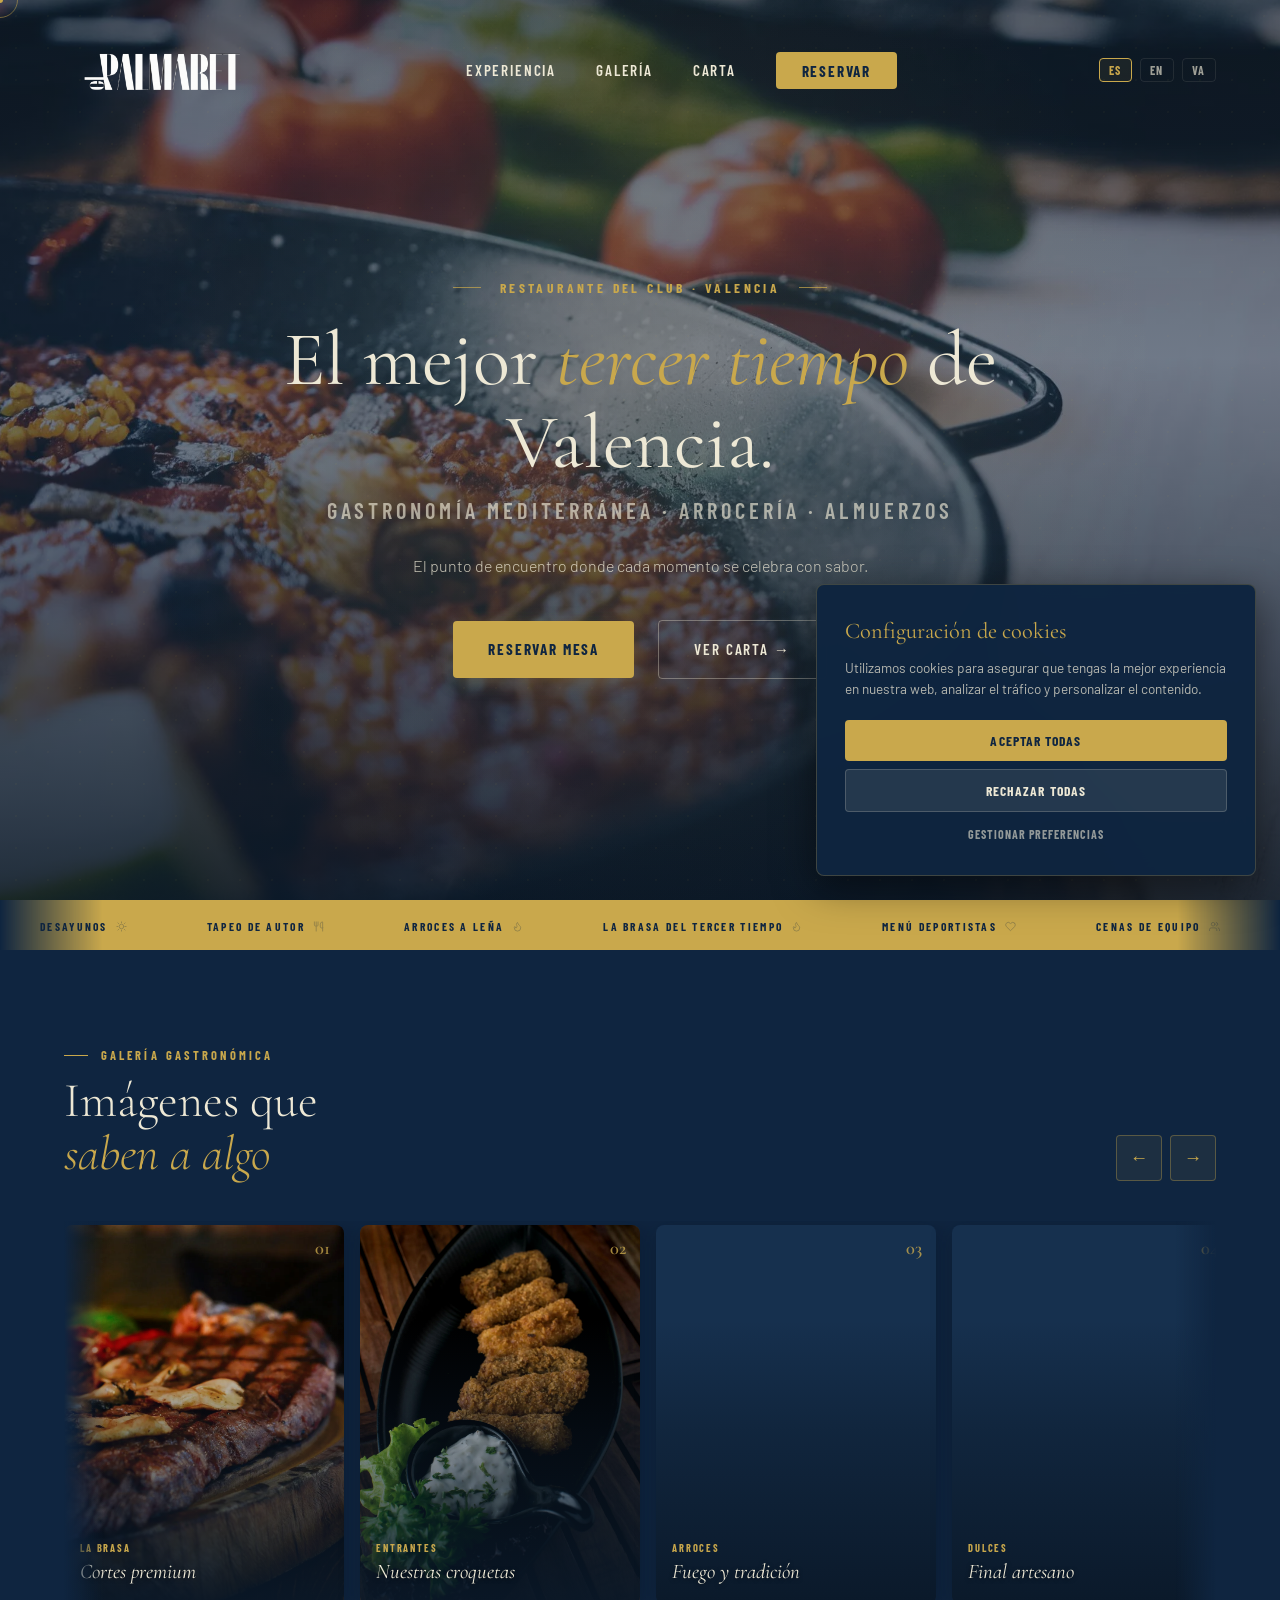
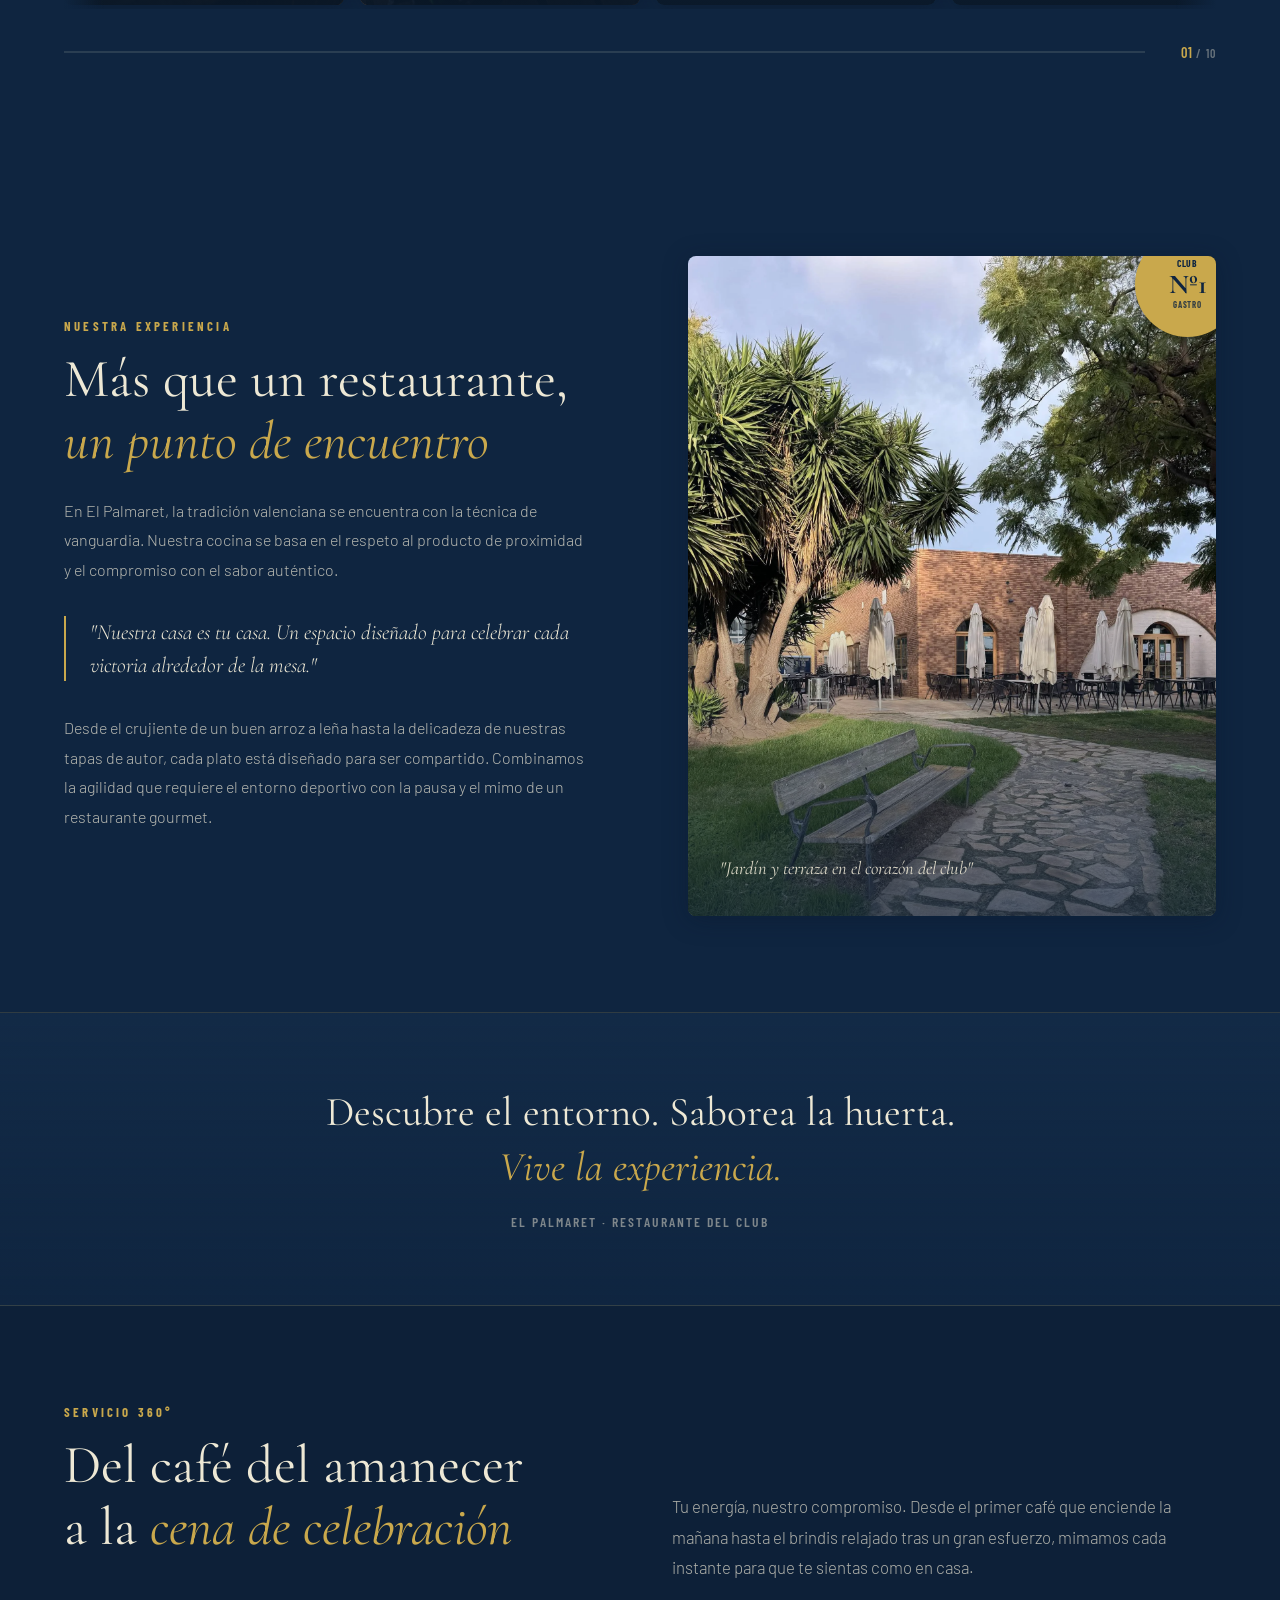
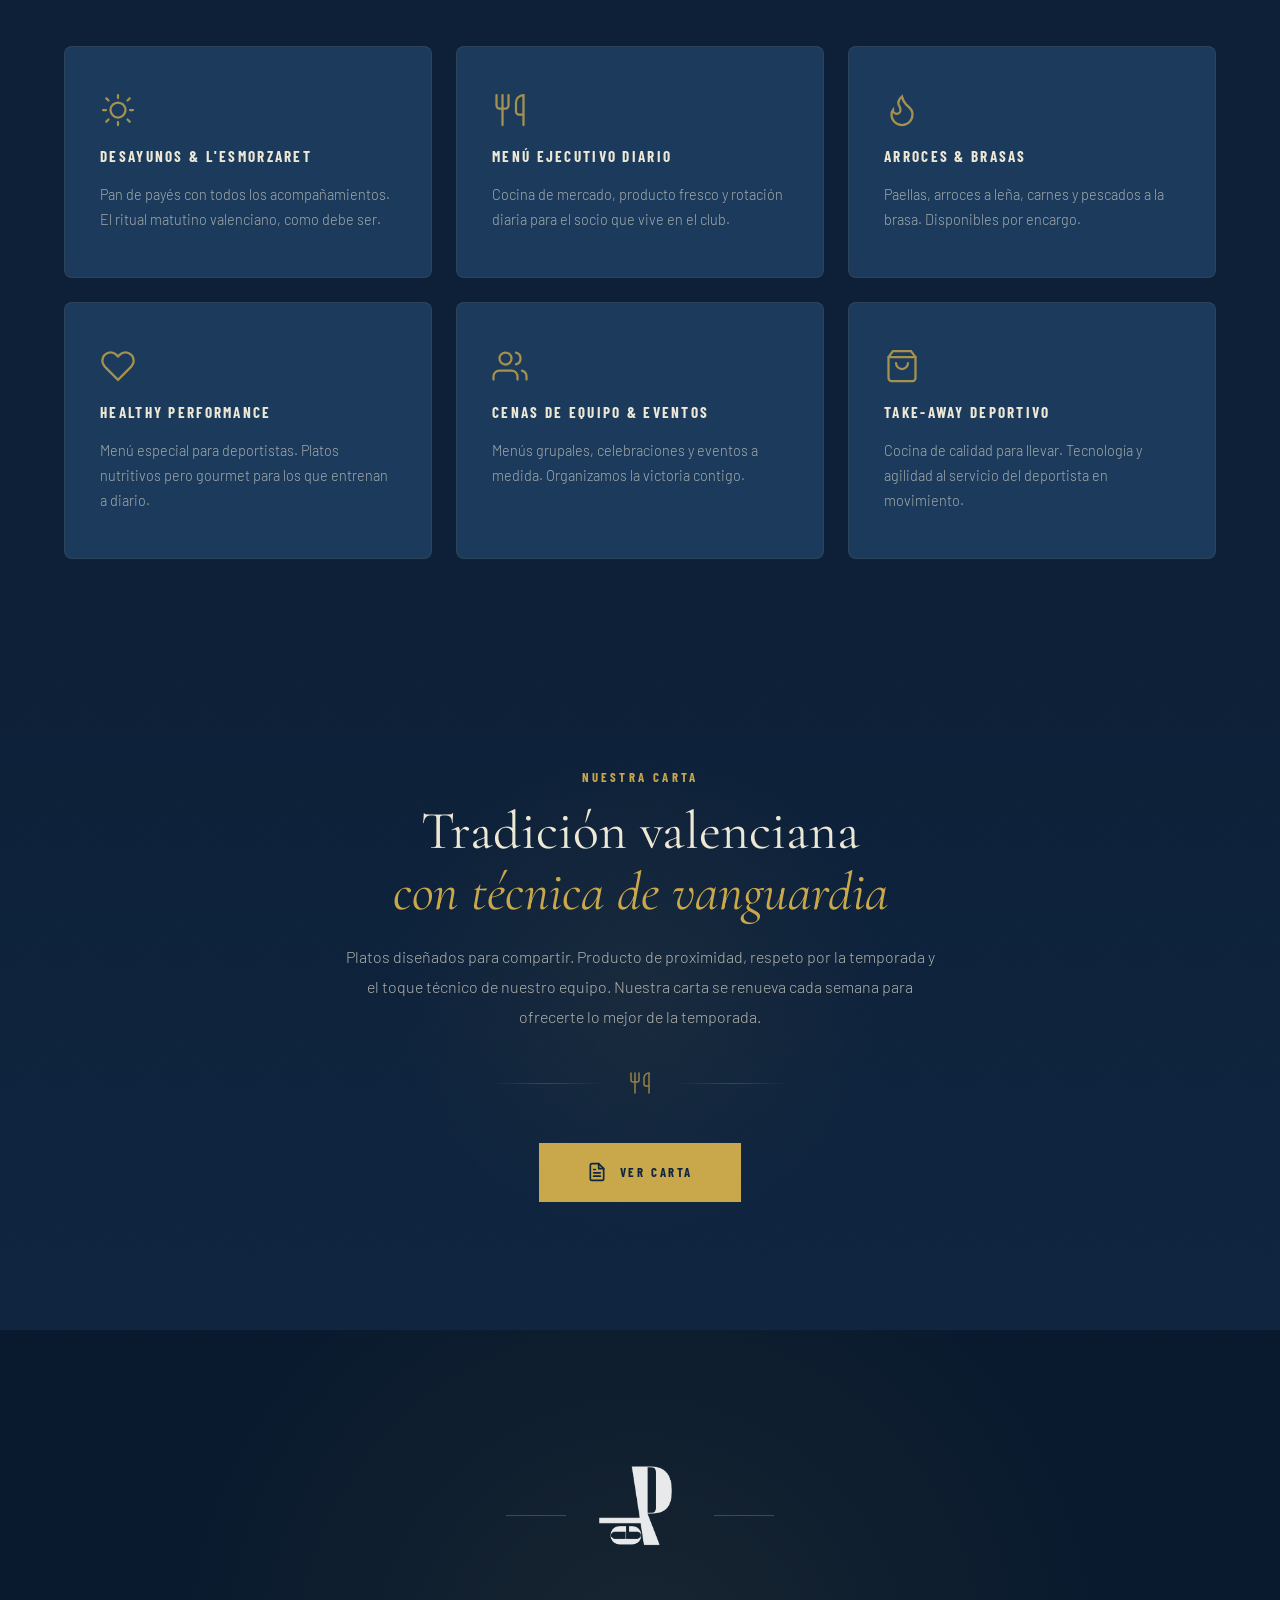
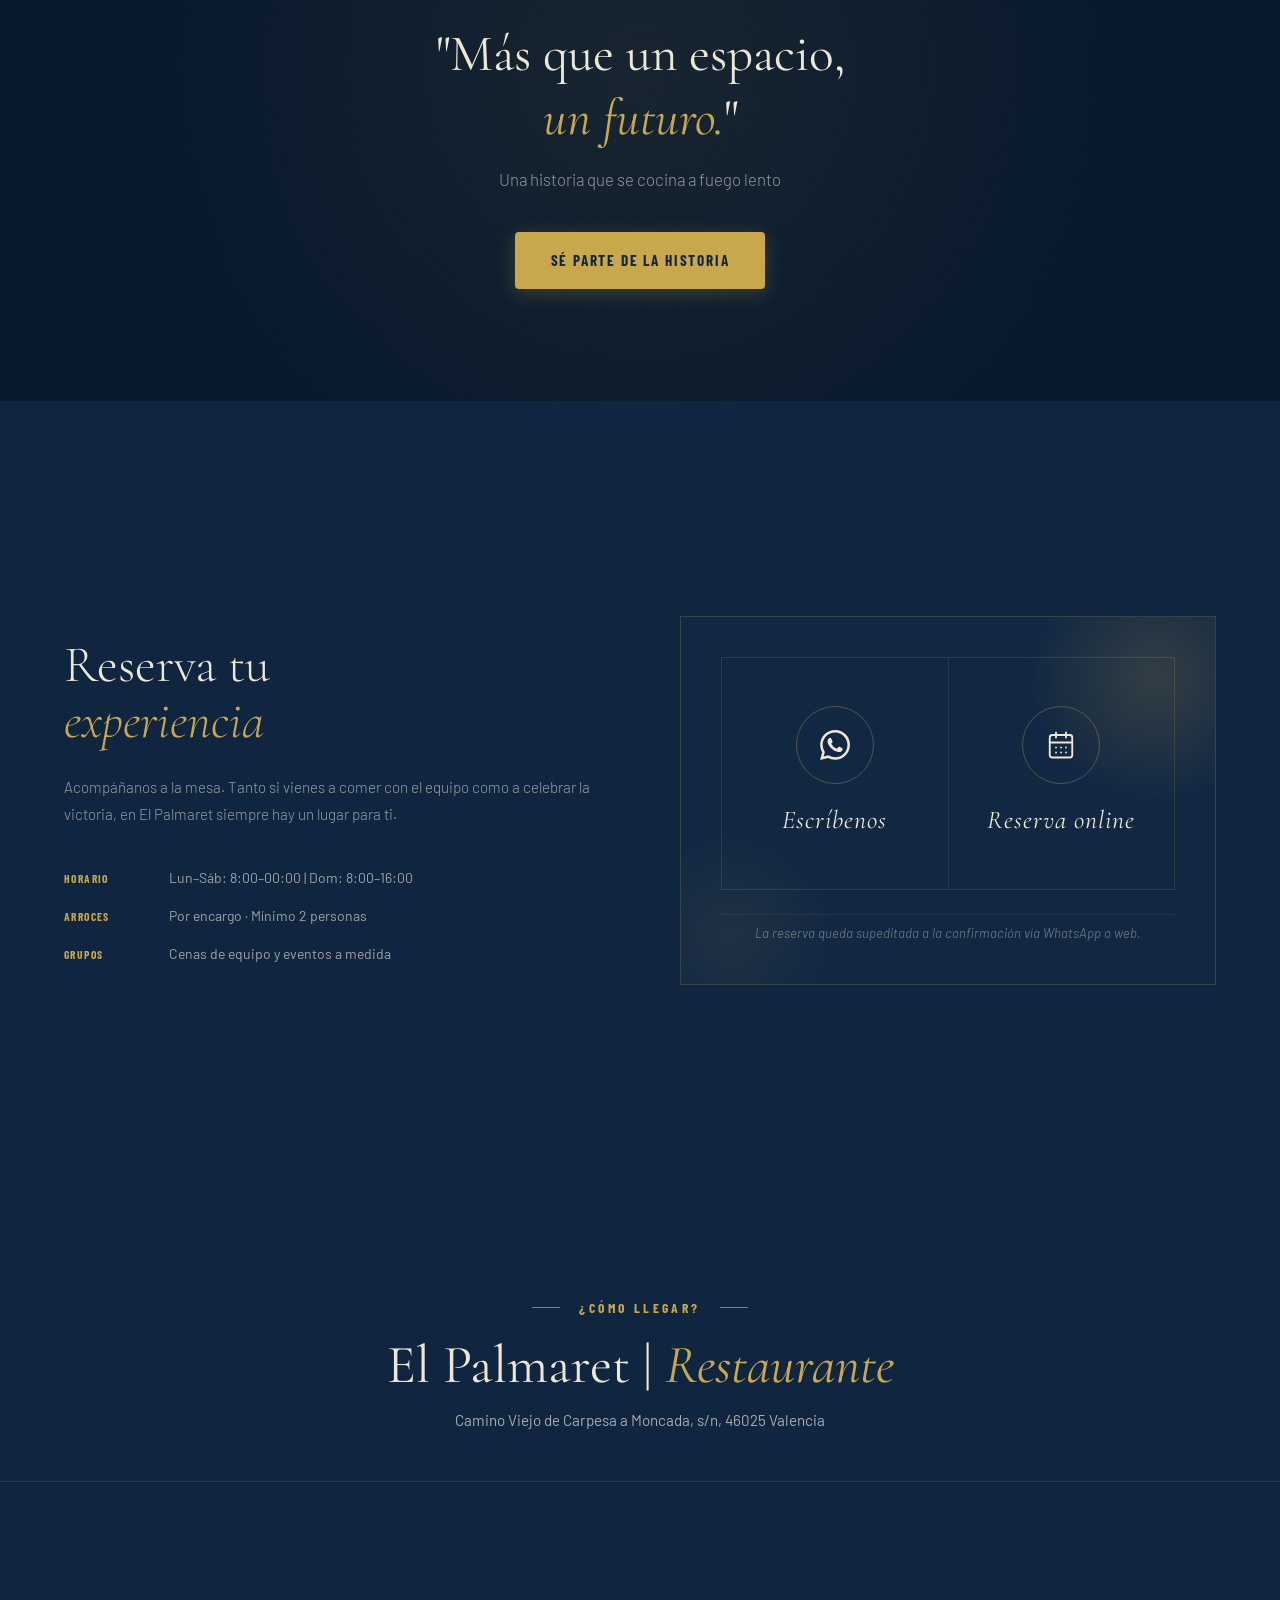
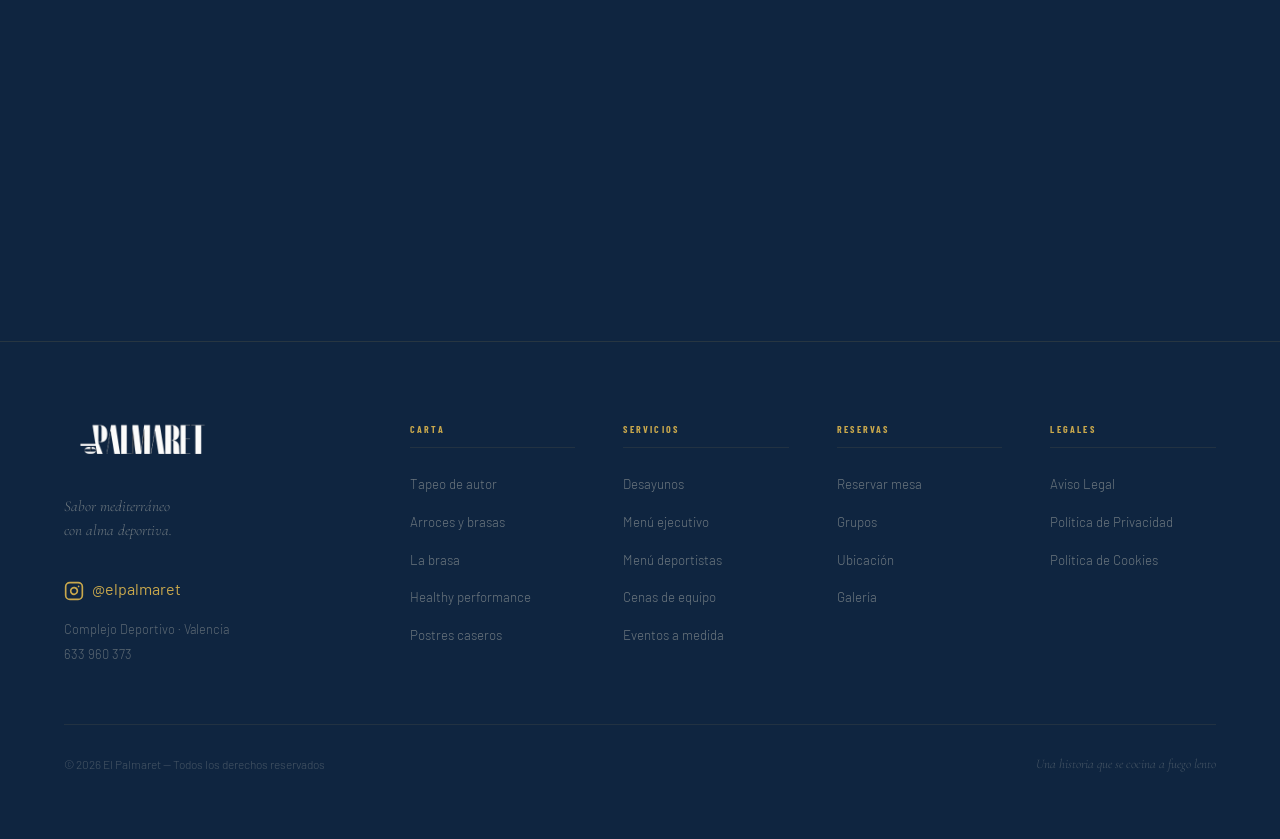
<file: index.html>
<!DOCTYPE html>
<html lang="es">

<head>
  <meta charset="UTF-8">
  <meta name="viewport" content="width=device-width, initial-scale=1.0">
  <title>Restaurante El Palmaret | Arroces a Leña y Tapas en Valencia</title>
  <meta name="description"
    content="Restaurante El Palmaret en Carpesa (Valencia). Paellas y arroces a leña, carnes a la brasa, tapeo de autor y menú para deportistas. ¡Reserva mesa online!">
  <meta name="keywords"
    content="restaurante en Carpesa, restaurante huerta valenciana, paella a la leña Valencia, restaurante deportivo Valencia, arroces a leña, tapas de autor, comer en Valencia con terraza, tercer tiempo gastronómico">
  <meta name="author" content="El Palmaret">
  <meta name="publisher" content="Restaurante El Palmaret">
  <meta name="geo.region" content="ES-VC">
  <meta name="geo.placename" content="Valencia, Carpesa">
  <meta name="geo.position" content="39.512954;-0.381319">
  <meta name="ICBM" content="39.512954, -0.381319">
  <meta name="google-site-verification" content="cB98K5aJG5Cn7B2UY7-bY8bOaC-u2ihZfj4ZMu0vtIA">
  <link rel="canonical" href="https://elpalmaret.com/">

  <!-- Open Graph / Facebook / LinkedIn / WhatsApp -->
  <meta property="og:type" content="website">
  <meta property="og:site_name" content="Restaurante El Palmaret">
  <meta property="og:title" content="Restaurante El Palmaret | Arroces a Leña y Tapas en Valencia">
  <meta property="og:description"
    content="Especialistas en arroces a leña de naranjo, tapeo de autor, carnes a la brasa y tercer tiempo deportivo en Carpesa (Valencia). ¡Reserva online!">
  <meta property="og:url" content="https://elpalmaret.com/">
  <meta property="og:image" content="https://elpalmaret.com/assets/img/og-image.jpg">
  <meta property="og:image:secure_url" content="https://elpalmaret.com/assets/img/og-image.jpg">
  <meta property="og:image:type" content="image/jpeg">
  <meta property="og:image:width" content="1200">
  <meta property="og:image:height" content="630">
  <meta property="og:image:alt" content="Restaurante El Palmaret - Auténtica paella a leña de naranjo y brasas en Valencia">
  <meta property="og:locale" content="es_ES">
  <meta property="og:locale:alternate" content="en_GB">
  <meta property="og:locale:alternate" content="ca_ES">

  <!-- Twitter / X Card -->
  <meta name="twitter:card" content="summary_large_image">
  <meta name="twitter:title" content="Restaurante El Palmaret | Arroces a Leña y Tapas en Valencia">
  <meta name="twitter:description"
    content="Especialistas en paellas y arroces a leña de naranjo, tapeo de autor y tercer tiempo en Carpesa (Valencia).">
  <meta name="twitter:image" content="https://elpalmaret.com/assets/img/og-image.jpg">
  <meta name="twitter:image:alt" content="Restaurante El Palmaret Valencia - Arrocería a leña">
  <meta name="robots" content="index, follow">

  <!-- Structured Data / Schema.org JSON-LD (Graph con Restaurant + LocalBusiness + WebSite) -->
  <script type="application/ld+json">
  {
    "@context": "https://schema.org",
    "@graph": [
      {
        "@type": ["Restaurant", "FoodEstablishment", "LocalBusiness"],
        "@id": "https://elpalmaret.com/#restaurant",
        "name": "Restaurante El Palmaret",
        "alternateName": ["El Palmaret", "El Palmaret Restaurante y Arrocería", "Restaurante El Palmaret Valencia"],
        "url": "https://elpalmaret.com/",
        "logo": "https://elpalmaret.com/assets/img/logopng.png",
        "image": [
          "https://elpalmaret.com/assets/img/og-image.jpg",
          "https://elpalmaret.com/assets/img/paellajpg.webp",
          "https://elpalmaret.com/assets/img/carnejpg.webp",
          "https://elpalmaret.com/assets/img/jardin1.webp"
        ],
        "description": "Restaurante y arrocería en Carpesa (Valencia). Especialistas en auténticas paellas y arroces a leña de naranjo, carnes a la brasa, tapeo de autor, desayunos y menús para deportistas.",
        "slogan": "El mejor tercer tiempo de Valencia · Arrocería a leña y brasa",
        "telephone": "+34633960373",
        "priceRange": "€€",
        "currenciesAccepted": "EUR",
        "paymentAccepted": "Cash, Credit Card, Debit Card, Contactless",
        "servesCuisine": [
          "Arrocería",
          "Paellas a la leña",
          "Mediterránea",
          "Valenciana",
          "Brasas y carnes",
          "Tapas de autor",
          "Desayunos y esmorzaret"
        ],
        "address": {
          "@type": "PostalAddress",
          "streetAddress": "Camino Viejo de Carpesa a Moncada, s/n (Complejo Deportivo)",
          "addressLocality": "Carpesa",
          "addressRegion": "Valencia",
          "postalCode": "46025",
          "addressCountry": "ES"
        },
        "geo": {
          "@type": "GeoCoordinates",
          "latitude": 39.5129538,
          "longitude": -0.381319
        },
        "hasMap": "https://maps.google.com/?cid=6216447265934522540",
        "areaServed": [
          { "@type": "City", "name": "Valencia" },
          { "@type": "AdministrativeArea", "name": "Carpesa" },
          { "@type": "AdministrativeArea", "name": "L'Horta Nord" },
          { "@type": "City", "name": "Moncada" },
          { "@type": "City", "name": "Godella" },
          { "@type": "City", "name": "Rocafort" }
        ],
        "openingHoursSpecification": [
          {
            "@type": "OpeningHoursSpecification",
            "dayOfWeek": ["Monday", "Tuesday", "Wednesday", "Thursday", "Friday", "Saturday"],
            "opens": "08:00",
            "closes": "00:00"
          },
          {
            "@type": "OpeningHoursSpecification",
            "dayOfWeek": ["Sunday"],
            "opens": "08:00",
            "closes": "16:00"
          }
        ],
        "hasMenu": "https://elpalmaret.com/#carta",
        "acceptsReservations": "https://booking.qamarero.com/new-reservation/restaurante-el-palmaret",
        "potentialAction": {
          "@type": "ReserveAction",
          "target": {
            "@type": "EntryPoint",
            "urlTemplate": "https://booking.qamarero.com/new-reservation/restaurante-el-palmaret",
            "inLanguage": "es-ES",
            "actionPlatform": [
              "http://schema.org/DesktopWebPlatform",
              "http://schema.org/MobileWebPlatform"
            ]
          },
          "result": {
            "@type": "FoodEstablishmentReservation",
            "name": "Reserva de mesa en Restaurante El Palmaret"
          }
        },
        "sameAs": [
          "https://www.instagram.com/elpalmaret/",
          "https://booking.qamarero.com/new-reservation/restaurante-el-palmaret"
        ]
      },
      {
        "@type": "WebSite",
        "@id": "https://elpalmaret.com/#website",
        "url": "https://elpalmaret.com/",
        "name": "Restaurante El Palmaret",
        "description": "Restaurante Deportivo y Arrocería a Leña en Valencia",
        "inLanguage": "es-ES",
        "publisher": {
          "@id": "https://elpalmaret.com/#restaurant"
        }
      }
    ]
  }
  </script>

  <!-- Preconnect & Fonts -->
  <link rel="preconnect" href="https://fonts.googleapis.com">
  <link rel="preconnect" href="https://fonts.gstatic.com" crossorigin>
  <link rel="preload" as="image" href="assets/img/paellajpg.webp" fetchpriority="high">
  <link
    href="https://fonts.googleapis.com/css2?family=Cormorant+Garamond:ital,wght@0,300;0,400;0,500;0,600;1,300;1,400&family=Barlow:wght@300;400;500;600&family=Barlow+Condensed:wght@400;500;600;700&display=swap"
    rel="stylesheet">
  <link rel="icon" type="image/png" href="assets/img/logojpg.png">

  <!-- Stylesheets -->
  <link rel="stylesheet" href="assets/css/main.css">
  <link rel="stylesheet" href="assets/css/carta-viewer.css">
  <link rel="stylesheet" href="assets/css/reserva.css">
  <link rel="stylesheet" href="assets/css/footer.css">
  <link rel="stylesheet" href="assets/css/responsive.css">
  <link rel="stylesheet" href="assets/css/cms-components.css">

  <!-- Tally Forms SDK (Modal interactivo embebido para eventos y reservas) -->
  <script async src="https://tally.so/widgets/embed.js"></script>

</head>

<body>

  <!-- ═ ═ ═ ═ ═ ═ ═ ═ ═ ═ ═  CMS · BANNER AVISO ═ ═ ═ ═ ═ ═ ═ ═ ═ ═ ═  -->
  <div id="cms-banner" role="alert" aria-live="polite" aria-label="Aviso del restaurante">
    <span id="cms-banner-text"></span>
    <button id="cms-banner-close" aria-label="Cerrar aviso">&times;</button>
  </div>

  <!-- ═ ═ ═ ═ ═ ═ ═ ═ ═ ═ ═  CMS · POP-UP EVENTO ═ ═ ═ ═ ═ ═ ═ ═ ═ ═ ═  -->
  <div id="cms-popup-overlay" role="dialog" aria-modal="true" aria-labelledby="cms-popup-title-el" aria-hidden="true">
    <div id="cms-popup">
      <button id="cms-popup-close" aria-label="Cerrar">&times;</button>
      <span class="cms-popup-badge" id="cms-popup-badge">Evento especial</span>
      <div class="cms-popup-icon-wrap" id="cms-popup-icon-wrap" aria-hidden="true"></div>
      <h2 class="cms-popup-title" id="cms-popup-title-el">Próximo Evento</h2>
      <p class="cms-popup-desc" id="cms-popup-desc"></p>
      <a class="cms-popup-btn" id="cms-popup-btn" href="#" target="_blank" rel="noopener">Más información</a>
      <span class="cms-popup-skip" id="cms-popup-skip" role="button" tabindex="0">No me interesa por ahora</span>
    </div>
  </div>

  <!-- ═ ═ ═ ═ ═ ═ ═ ═ ═ ═ ═  CMS · MODAL FORMULARIO DIRECTO ═ ═ ═ ═ ═ ═ ═ ═ ═ ═ ═  -->
  <div id="cms-form-modal" role="dialog" aria-modal="true" aria-label="Formulario de reserva" aria-hidden="true">
    <div id="cms-form-container">
      <button id="cms-form-close" aria-label="Cerrar formulario">&times;</button>
      <iframe id="cms-form-iframe" src="about:blank" frameborder="0" marginheight="0" marginwidth="0" title="Reserva de Evento"></iframe>
    </div>
  </div>

  <!-- ═ ═ ═ ═ ═ ═ ═ ═ ═ ═ ═  LOADER ═ ═ ═ ═ ═ ═ ═ ═ ═ ═ ═  -->
  <div id="loader" class="loader" aria-hidden="true">
    <img src="assets/img/logopng.png" alt="El Palmaret" class="loader-logo" width="160" height="160">
  </div>

  <!-- ═ ═ ═ ═ ═ ═ ═ ═ ═ ═ ═  CURSOR ═ ═ ═ ═ ═ ═ ═ ═ ═ ═ ═  -->
  <div class="cursor-dot" aria-hidden="true"></div>
  <div class="cursor-ring" aria-hidden="true"></div>

  <!-- ═ ═ ═ ═ ═ ═ ═ ═ ═ ═ ═  HEADER & NAV ═ ═ ═ ═ ═ ═ ═ ═ ═ ═ ═  -->
  <header>
    <nav id="nav" aria-label="Navegación principal">
      <a href="#home" class="nl" id="navLogoLink" aria-label="El Palmaret - Inicio">
        <img src="assets/img/logopng.png" alt="Restaurante El Palmaret" width="100" height="100" style="height: 100px; width: auto; display: block;">
      </a>
      <button class="hamburger" id="hamburger" aria-label="Abrir menú de navegación" aria-expanded="false" aria-controls="navMenu">
        <svg class="icon-hamburger" viewBox="0 0 24 24" fill="none" stroke="currentColor" stroke-width="2" stroke-linecap="round" aria-hidden="true">
          <path d="M4 6h16M4 12h16M4 18h16"></path>
        </svg>
        <svg class="icon-close" viewBox="0 0 24 24" fill="none" stroke="currentColor" stroke-width="2" stroke-linecap="round" aria-hidden="true">
          <line x1="18" y1="6" x2="6" y2="18"></line>
          <line x1="6" y1="6" x2="18" y2="18"></line>
        </svg>
      </button>
      <ul id="navMenu">
        <li class="nav-mobile-home"><a href="#home" id="navHomeLink">Inicio</a></li>
        <li><a href="#experiencia" id="navExpLink">Experiencia</a></li>
        <li><a href="#galeria" id="navGalLink">Galería</a></li>
        <li><a href="#carta" id="navCartaBtn">Carta</a></li>
        <li><a href="#reserva" id="navReservaLink" class="ncta">Reservar</a></li>
        <li class="mobile-languages" style="margin-top: 25px; border-top: 1px solid rgba(237,232,213,0.1); padding-top: 20px;">
          <div class="lang-switch-mobile" style="display: flex; gap: 15px; justify-content: center;">
            <button class="lang-btn active" type="button" data-lang="es" aria-label="Cambiar idioma a Español" aria-pressed="true">ES</button>
            <button class="lang-btn" type="button" data-lang="en" aria-label="Cambiar idioma a Inglés" aria-pressed="false">EN</button>
            <button class="lang-btn" type="button" data-lang="va" aria-label="Cambiar idioma a Valenciano" aria-pressed="false">VA</button>
          </div>
        </li>
      </ul>
      <div class="lang-switch" aria-label="Selector de idioma">
        <button class="lang-btn active" type="button" data-lang="es" aria-label="Idioma Español" aria-pressed="true">ES</button>
        <button class="lang-btn" type="button" data-lang="en" aria-label="Idioma Inglés" aria-pressed="false">EN</button>
        <button class="lang-btn" type="button" data-lang="va" aria-label="Idioma Valenciano" aria-pressed="false">VA</button>
      </div>
    </nav>
  </header>

  <main>
    <!-- ═ ═ ═ ═ ═ ═ ═ ═ ═ ═ ═  HERO ═ ═ ═ ═ ═ ═ ═ ═ ═ ═ ═  -->
    <section class="hero" id="home" aria-label="Inicio">
      <div class="hbg"></div>
      <div class="hgrain"></div>
      <div class="htex"></div>
      <div class="hglow"></div>
      <div class="hcont" style="justify-content:center;text-align:center;">
        <div style="max-width:900px; margin:0 auto;">
          <div class="hey">Restaurante del Club · Valencia</div>
          <h1 class="hh1">El mejor <em>tercer tiempo</em> de Valencia.</h1>
          <div class="hh1s">Gastronomía mediterránea · Arrocería · Almuerzos</div>
          <p class="hdes" style="margin-left:auto; margin-right:auto;">El punto de encuentro donde cada momento se celebra con sabor.</p>
          <div class="hact" style="justify-content:center;">
            <a href="#reserva" class="bp">Reservar mesa</a>
            <a href="#carta" class="bg" id="heroCartaBtn">Ver carta →</a>
          </div>
        </div>
      </div>
    </section>

    <!-- ═ ═ ═ ═ ═ ═ ═ ═ ═ ═ ═  TICKER ═ ═ ═ ═ ═ ═ ═ ═ ═ ═ ═  -->
    <div class="tkw" aria-hidden="true">
      <div class="tkt">
        <span class="tki">Desayunos <span class="tkd"><svg width="11" height="11" viewBox="0 0 24 24" fill="none"
              stroke="currentColor" stroke-width="2" stroke-linecap="round" style="vertical-align:middle;opacity:.55">
              <circle cx="12" cy="12" r="5" />
              <path
                d="M12 2v2M12 20v2M4.22 4.22l1.42 1.42M18.36 18.36l1.42 1.42M2 12h2M20 12h2M4.22 19.78l1.42-1.42M18.36 5.64l1.42-1.42" />
            </svg></span></span>
        <span class="tki">Tapeo de autor <span class="tkd"><svg width="11" height="11" viewBox="0 0 24 24" fill="none"
              stroke="currentColor" stroke-width="2" stroke-linecap="round" style="vertical-align:middle;opacity:.55">
              <path d="M3 2v7c0 1.1.9 2 2 2h4a2 2 0 0 0 2-2V2" />
              <path d="M7 2v20" />
              <path d="M21 15V2a5 5 0 0 0-5 5v6c0 1.1.9 2 2 2h3zm0 0v7" />
            </svg></span></span>
        <span class="tki">Arroces a leña <span class="tkd"><svg width="11" height="11" viewBox="0 0 24 24" fill="none"
              stroke="currentColor" stroke-width="2" stroke-linecap="round" style="vertical-align:middle;opacity:.55">
              <path
                d="M8.5 14.5A2.5 2.5 0 0 0 11 12c0-1.38-.5-2-1-3-1.072-2.143-.224-4.054 2-6 .5 2.5 2 4.9 4 6.5 2 1.6 3 3.5 3 5.5a7 7 0 1 1-14 0c0-1.153.433-2.294 1-3a2.5 2.5 0 0 0 2.5 2.5z" />
            </svg></span></span>
        <span class="tki">La brasa del tercer tiempo <span class="tkd"><svg width="11" height="11" viewBox="0 0 24 24"
              fill="none" stroke="currentColor" stroke-width="2" stroke-linecap="round"
              style="vertical-align:middle;opacity:.55">
              <path
                d="M8.5 14.5A2.5 2.5 0 0 0 11 12c0-1.38-.5-2-1-3-1.072-2.143-.224-4.054 2-6 .5 2.5 2 4.9 4 6.5 2 1.6 3 3.5 3 5.5a7 7 0 1 1-14 0c0-1.153.433-2.294 1-3a2.5 2.5 0 0 0 2.5 2.5z" />
            </svg></span></span>
        <span class="tki">Menú deportistas <span class="tkd"><svg width="11" height="11" viewBox="0 0 24 24" fill="none"
              stroke="currentColor" stroke-width="2" stroke-linecap="round" style="vertical-align:middle;opacity:.55">
              <path
                d="M20.84 4.61a5.5 5.5 0 0 0-7.78 0L12 5.67l-1.06-1.06a5.5 5.5 0 0 0-7.78 7.78L12 21.23l8.84-8.84a5.5 5.5 0 0 0 0-7.78z" />
            </svg></span></span>
        <span class="tki">Cenas de equipo <span class="tkd"><svg width="11" height="11" viewBox="0 0 24 24" fill="none"
              stroke="currentColor" stroke-width="2" stroke-linecap="round" style="vertical-align:middle;opacity:.55">
              <path d="M17 21v-2a4 4 0 0 0-4-4H5a4 4 0 0 0-4 4v2" />
              <circle cx="9" cy="7" r="4" />
              <path d="M23 21v-2a4 4 0 0 0-3-3.87" />
              <path d="M16 3.13a4 4 0 0 1 0 7.75" />
            </svg></span></span>
        <span class="tki">Postres caseros <span class="tkd"><svg width="11" height="11" viewBox="0 0 24 24" fill="none"
              stroke="currentColor" stroke-width="2" stroke-linecap="round" style="vertical-align:middle;opacity:.55">
              <path
                d="M20.84 4.61a5.5 5.5 0 0 0-7.78 0L12 5.67l-1.06-1.06a5.5 5.5 0 0 0-7.78 7.78L12 21.23l8.84-8.84a5.5 5.5 0 0 0 0-7.78z" />
            </svg></span></span>
        <span class="tki">Healthy performance <span class="tkd"><svg width="11" height="11" viewBox="0 0 24 24"
              fill="none" stroke="currentColor" stroke-width="2" stroke-linecap="round"
              style="vertical-align:middle;opacity:.55">
              <path
                d="M20.84 4.61a5.5 5.5 0 0 0-7.78 0L12 5.67l-1.06-1.06a5.5 5.5 0 0 0-7.78 7.78L12 21.23l8.84-8.84a5.5 5.5 0 0 0 0-7.78z" />
            </svg></span></span>
      </div>
    </div>

    <!-- ═ ═ ═ ═ ═ ═ ═ ═ ═ ═ ═  CMS · EL PLATO DEL DÍA ═ ═ ═ ═ ═ ═ ═ ═ ═ ═ ═  -->
    <section class="cms-plato-section" id="cms-plato-dia-section" style="display:none;" aria-label="El Plato del Día">
      <div class="cms-plato-container">
        <div class="cms-plato-card">
          <div class="cms-plato-header">
            <div class="cms-plato-badge">
              <span class="cms-plato-dot" aria-hidden="true"></span>
              <span id="cms-plato-eyebrow">EL PLATO DEL DÍA · HOY</span>
            </div>
            <div class="cms-plato-tag" id="cms-plato-tag">A la leña · Tradición</div>
          </div>
          <div class="cms-plato-content">
            <div class="cms-plato-main">
              <h2 class="cms-plato-title" id="cms-plato-title">Arroz meloso de pato y setas a leña</h2>
              <p class="cms-plato-desc" id="cms-plato-desc">Elaborado con arroz bomba D.O. Valencia y leña de naranjo.</p>
              <div class="cms-plato-meta" id="cms-plato-meta">Disponible en servicio de mediodía</div>
            </div>
            <div class="cms-plato-side">
              <div class="cms-plato-price" id="cms-plato-price">14,50€ <small>/ ración</small></div>
              <div class="cms-plato-actions">
                <a href="#reserva" class="bp">Reservar mesa</a>
                <a href="#" class="cms-plato-ig-btn" id="cms-plato-ig-btn" target="_blank" rel="noopener" style="display:none;" aria-label="Ver en Instagram">
                  <svg width="14" height="14" viewBox="0 0 24 24" fill="none" stroke="currentColor" stroke-width="2" stroke-linecap="round" stroke-linejoin="round" aria-hidden="true"><rect x="2" y="2" width="20" height="20" rx="5" ry="5"></rect><path d="M16 11.37A4 4 0 1 1 12.63 8 4 4 0 0 1 16 11.37z"></path><line x1="17.5" y1="6.5" x2="17.51" y2="6.5"></line></svg>
                  <span>Ver en Instagram</span>
                </a>
              </div>
            </div>
          </div>
        </div>
      </div>
    </section>

    <!-- ═ ═ ═ ═ ═ ═ ═ ═ ═ ═ ═  GALERÍA EDITORIAL ═ ═ ═ ═ ═ ═ ═ ═ ═ ═ ═  -->
    <section class="gw" id="galeria" aria-labelledby="galeria-title">
      <div class="gi">
        <div class="g-header rv">
          <div class="g-header-left">
            <div class="g-eyebrow">Galería gastronómica</div>
            <h2 class="g-title" id="galeria-title">Imágenes que <br> <em>saben a algo</em></h2>
          </div>
          <div class="g-nav">
            <button class="g-nav-btn" id="gPrev" aria-label="Plato anterior">&larr;</button>
            <button class="g-nav-btn" id="gNext" aria-label="Plato siguiente">&rarr;</button>
          </div>
        </div>
        <div class="g-carousel-outer">
          <div class="g-track" id="gTrack">
            <!-- Imagen 1: Carne -->
            <div class="g-item">
              <img loading="lazy" decoding="async" src="assets/img/carnejpg.webp" alt="Cortes de carne a la brasa" class="g-item-img" width="300" height="400">
              <div class="g-item-num">01</div>
              <div class="g-item-label">
                <span class="g-item-cat">La Brasa</span>
                <span class="g-item-name">Cortes premium</span>
              </div>
            </div>
            <!-- Imagen 2: Croquetas -->
            <div class="g-item">
              <img loading="lazy" decoding="async" src="assets/img/croquetasjpg.webp" alt="Croquetas caseras de jamón ibérico" class="g-item-img" width="300" height="400">
              <div class="g-item-num">02</div>
              <div class="g-item-label">
                <span class="g-item-cat">Entrantes</span>
                <span class="g-item-name">Nuestras croquetas</span>
              </div>
            </div>
            <!-- Imagen 3: Paella leña -->
            <div class="g-item">
              <img loading="lazy" decoding="async" src="assets/img/paellaleñajpg.webp" alt="Paella valenciana tradicional a leña" class="g-item-img" width="300" height="400">
              <div class="g-item-num">03</div>
              <div class="g-item-label">
                <span class="g-item-cat">Arroces</span>
                <span class="g-item-name">Fuego y tradición</span>
              </div>
            </div>
            <!-- Imagen 4: Postre -->
            <div class="g-item">
              <img loading="lazy" decoding="async" src="assets/img/postrejpg.webp" alt="Postres caseros artesanos" class="g-item-img" width="300" height="400">
              <div class="g-item-num">04</div>
              <div class="g-item-label">
                <span class="g-item-cat">Dulces</span>
                <span class="g-item-name">Final artesano</span>
              </div>
            </div>
            <!-- Imagen 5: Sepia -->
            <div class="g-item">
              <img loading="lazy" decoding="async" src="assets/img/sepiajpg.webp" alt="Sepia fresca a la plancha" class="g-item-img" width="300" height="400">
              <div class="g-item-num">05</div>
              <div class="g-item-label">
                <span class="g-item-cat">Mar</span>
                <span class="g-item-name">Sabor a Mediterráneo</span>
              </div>
            </div>
            <!-- Imagen 6: Tapas especiales -->
            <div class="g-item">
              <img loading="lazy" decoding="async" src="assets/img/tapasespecialjpg.webp" alt="Tapas de autor especiales" class="g-item-img" width="300" height="400">
              <div class="g-item-num">06</div>
              <div class="g-item-label">
                <span class="g-item-cat">Autor</span>
                <span class="g-item-name">Tapas especiales</span>
              </div>
            </div>
            <!-- Imagen 7: Coctel -->
            <div class="g-item">
              <img loading="lazy" decoding="async" src="assets/img/cocteljpg.webp" alt="Coctelería y aperitivos" class="g-item-img" width="300" height="400">
              <div class="g-item-num">07</div>
              <div class="g-item-label">
                <span class="g-item-cat">Bar</span>
                <span class="g-item-name">Nuestra coctelería</span>
              </div>
            </div>
            <!-- Imagen 8: Cocina y técnica (NUEVA) -->
            <div class="g-item">
              <img loading="lazy" decoding="async" src="assets/img/galeria_plato1.webp" alt="Técnica culinaria y emplatado de autor" class="g-item-img" width="300" height="400">
              <div class="g-item-num">08</div>
              <div class="g-item-label">
                <span class="g-item-cat">Cocina</span>
                <span class="g-item-name">Oficio y técnica</span>
              </div>
            </div>
            <!-- Imagen 9: Huerta y proximidad (NUEVA) -->
            <div class="g-item">
              <img loading="lazy" decoding="async" src="assets/img/galeria_plato2.webp" alt="Producto fresco de la huerta valenciana" class="g-item-img" width="300" height="400">
              <div class="g-item-num">09</div>
              <div class="g-item-label">
                <span class="g-item-cat">Huerta</span>
                <span class="g-item-name">De la tierra a la mesa</span>
              </div>
            </div>
            <!-- Imagen 10: Tercer tiempo y pinchos (NUEVA) -->
            <div class="g-item">
              <img loading="lazy" decoding="async" src="assets/img/galeria_plato3.webp" alt="Tapeo deportivo y tercer tiempo" class="g-item-img" width="300" height="400">
              <div class="g-item-num">10</div>
              <div class="g-item-label">
                <span class="g-item-cat">Tercer Tiempo</span>
                <span class="g-item-name">Pinchos y tapeo</span>
              </div>
            </div>
          </div>
        </div>
        <!-- Progress bar + counter -->
        <div class="g-progress rv">
          <div class="g-progress-bar">
            <div class="g-progress-fill" id="gProgressFill"></div>
          </div>
          <div class="g-counter" id="gCounter">
            <span class="g-counter-current">01</span> / 10
          </div>
        </div>
      </div>
    </section>

    <!-- ═ ═ ═ ═ ═ ═ ═ ═ ═ ═ ═  EXPERIENCIA ═ ═ ═ ═ ═ ═ ═ ═ ═ ═ ═  -->
    <section class="sw-n" id="experiencia" aria-labelledby="exp-title">
      <div class="eg">
        <div class="et rl-left">
          <div class="ey">Nuestra experiencia</div>
          <h2 class="st" id="exp-title">Más que un restaurante, <br> <em>un punto de encuentro</em></h2>
          <p>En El Palmaret, la tradición valenciana se encuentra con la técnica de vanguardia. Nuestra cocina se basa
            en el respeto al producto de proximidad y el compromiso con el sabor auténtico.</p>
          <div class="eq">
            <p>"Nuestra casa es tu casa. Un espacio diseñado para celebrar cada victoria alrededor de la mesa."</p>
          </div>
          <p>Desde el crujiente de un buen arroz a leña hasta la delicadeza de nuestras tapas de autor, cada plato está
            diseñado para ser compartido. Combinamos la agilidad que requiere el entorno deportivo con la pausa y el
            mimo de un restaurante gourmet.</p>
        </div>
        <div style="position:relative" class="rl-right">
          <!-- CARRUSEL LOCAL -->
          <div class="local-carousel">
            <div class="lc-track" id="lcTrack">
              <div class="lc-slide active">
                <div class="lc-slide-inner" style="background:#0f2540">
                  <img
                    src="assets/img/jardin1.webp"
                    alt="Terrazas y jardín de El Palmaret en Carpesa"
                    style="width:100%;height:100%;object-fit:cover;position:absolute;inset:0;"
                    loading="lazy"
                    decoding="async"
                    width="600"
                    height="800"
                  >
                  <div class="lc-label">
                    <p>"Jardín y terraza en el corazón del club"</p>
                  </div>
                </div>
              </div>

              <div class="lc-slide">
                <div class="lc-slide-inner" style="background:#0f2540">
                  <img
                    src="assets/img/huerta.webp"
                    alt="La huerta valenciana de El Palmaret"
                    style="width:100%;height:100%;object-fit:cover;position:absolute;inset:0;"
                    loading="lazy"
                    decoding="async"
                    width="600"
                    height="800"
                  >
                  <div class="lc-label">
                    <p>"El sabor empieza en la huerta"</p>
                  </div>
                </div>
              </div>

              <div class="lc-slide">
                <div class="lc-slide-inner" style="background:var(--navy-dark)">
                  <img
                    src="assets/img/ext.webp"
                    alt="Vistas exteriores del restaurante El Palmaret"
                    style="width:100%;height:100%;object-fit:cover;position:absolute;inset:0;"
                    loading="lazy"
                    decoding="async"
                    width="600"
                    height="800"
                  >
                  <div class="lc-label">
                    <p>"Un espacio con vistas al club"</p>
                  </div>
                </div>
              </div>
            </div>
            <div class="eb"><span>Club</span><span>Nº1</span><span>Gastro</span></div>
          </div>
        </div>
      </div>
    </section>

    <!-- QUOTE PARALLAX -->
    <div class="pq-wrap rv" aria-hidden="true">
      <div class="pq-inner">
        <div class="pq-line"></div>
        <div>
          <div class="pq-text">Descubre el entorno. Saborea la huerta.<br><em>Vive la experiencia.</em></div>
          <div class="pq-attr">El Palmaret · Restaurante del Club</div>
        </div>
      </div>
    </div>

    <!-- ═ ═ ═ ═ ═ ═ ═ ═ ═ ═ ═  SERVICIOS ═ ═ ═ ═ ═ ═ ═ ═ ═ ═ ═  -->
    <section class="sw-d" id="servicio" aria-labelledby="servicio-title">
      <div class="srv-header rv">
        <div>
          <div class="ey">Servicio 360°</div>
          <h2 class="st" id="servicio-title">Del café del amanecer <br> a la <em>cena de celebración</em></h2>
        </div>
        <p>Tu energía, nuestro compromiso. Desde el primer café que enciende la mañana hasta el brindis relajado tras un gran esfuerzo, mimamos cada instante para que te sientas como en casa.</p>
      </div>

      <div class="sg">
        <div class="sc2 rv">
          <div style="width:36px;height:36px;margin-bottom:1rem;opacity:.8" aria-hidden="true">
            <svg viewBox="0 0 24 24" fill="none" stroke="var(--gold)" stroke-width="1.5" stroke-linecap="round">
              <circle cx="12" cy="12" r="5" />
              <path d="M12 2v2M12 20v2M4.22 4.22l1.42 1.42M18.36 18.36l1.42 1.42M2 12h2M20 12h2M4.22 19.78l1.42-1.42M18.36 5.64l1.42-1.42" />
            </svg>
          </div>
          <h3>Desayunos &amp; L'Esmorzaret</h3>
          <p>Pan de payés con todos los acompañamientos. El ritual matutino valenciano, como debe ser.</p>
        </div>

        <div class="sc2 rv d1">
          <div style="width:36px;height:36px;margin-bottom:1rem;opacity:.8" aria-hidden="true">
            <svg viewBox="0 0 24 24" fill="none" stroke="var(--gold)" stroke-width="1.5" stroke-linecap="round">
              <path d="M3 2v7c0 1.1.9 2 2 2h4a2 2 0 0 0 2-2V2" />
              <path d="M7 2v20" />
              <path d="M21 15V2a5 5 0 0 0-5 5v6c0 1.1.9 2 2 2h3zm0 0v7" />
            </svg>
          </div>
          <h3>Menú Ejecutivo Diario</h3>
          <p>Cocina de mercado, producto fresco y rotación diaria para el socio que vive en el club.</p>
        </div>

        <div class="sc2 rv d2">
          <div style="width:36px;height:36px;margin-bottom:1rem;opacity:.8" aria-hidden="true">
            <svg viewBox="0 0 24 24" fill="none" stroke="var(--gold)" stroke-width="1.5" stroke-linecap="round">
              <path d="M8.5 14.5A2.5 2.5 0 0 0 11 12c0-1.38-.5-2-1-3-1.072-2.143-.224-4.054 2-6 .5 2.5 2 4.9 4 6.5 2 1.6 3 3.5 3 5.5a7 7 0 1 1-14 0c0-1.153.433-2.294 1-3a2.5 2.5 0 0 0 2.5 2.5z" />
            </svg>
          </div>
          <h3>Arroces &amp; Brasas</h3>
          <p>Paellas, arroces a leña, carnes y pescados a la brasa. Disponibles por encargo.</p>
        </div>

        <div class="sc2 rv">
          <div style="width:36px;height:36px;margin-bottom:1rem;opacity:.8" aria-hidden="true">
            <svg viewBox="0 0 24 24" fill="none" stroke="var(--gold)" stroke-width="1.5" stroke-linecap="round">
              <path d="M20.84 4.61a5.5 5.5 0 0 0-7.78 0L12 5.67l-1.06-1.06a5.5 5.5 0 0 0-7.78 7.78L12 21.23l8.84-8.84a5.5 5.5 0 0 0 0-7.78z" />
            </svg>
          </div>
          <h3>Healthy Performance</h3>
          <p>Menú especial para deportistas. Platos nutritivos pero gourmet para los que entrenan a diario.</p>
        </div>

        <div class="sc2 rv d1">
          <div style="width:36px;height:36px;margin-bottom:1rem;opacity:.8" aria-hidden="true">
            <svg viewBox="0 0 24 24" fill="none" stroke="var(--gold)" stroke-width="1.5" stroke-linecap="round">
              <path d="M17 21v-2a4 4 0 0 0-4-4H5a4 4 0 0 0-4 4v2" />
              <circle cx="9" cy="7" r="4" />
              <path d="M23 21v-2a4 4 0 0 0-3-3.87" />
              <path d="M16 3.13a4 4 0 0 1 0 7.75" />
            </svg>
          </div>
          <h3>Cenas de Equipo &amp; Eventos</h3>
          <p>Menús grupales, celebraciones y eventos a medida. Organizamos la victoria contigo.</p>
        </div>

        <div class="sc2 rv d2">
          <div style="width:36px;height:36px;margin-bottom:1rem;opacity:.8" aria-hidden="true">
            <svg viewBox="0 0 24 24" fill="none" stroke="var(--gold)" stroke-width="1.5" stroke-linecap="round">
              <path d="M6 2 3 6v14a2 2 0 0 0 2 2h14a2 2 0 0 0 2-2V6l-3-4z" />
              <line x1="3" y1="6" x2="21" y2="6" />
              <path d="M16 10a4 4 0 0 1-8 0" />
            </svg>
          </div>
          <h3>Take-away Deportivo</h3>
          <p>Cocina de calidad para llevar. Tecnología y agilidad al servicio del deportista en movimiento.</p>
        </div>
      </div>
    </section>

    <!-- ═ ═ ═ ═ ═ ═ ═ ═ ═ ═ ═  CARTA PREMIUM (VISOR PDF) ═ ═ ═ ═ ═ ═ ═ ═ ═ ═ ═  -->
    <section class="carta-premium" id="carta" aria-labelledby="carta-title">
      <div class="carta-premium-glow"></div>
      <div class="carta-premium-inner">
        <div class="rv">
          <div class="ey" style="justify-content:center">Nuestra carta</div>
          <h2 class="st" id="carta-title">Tradición valenciana <br> <em>con técnica de vanguardia</em></h2>
        </div>
        <p class="carta-premium-desc rv d1">Platos diseñados para compartir. Producto de proximidad, respeto por la temporada y el toque técnico de nuestro equipo. Nuestra carta se renueva cada semana para ofrecerte lo mejor de la temporada.</p>

        <div class="carta-premium-divider rv" aria-hidden="true">
          <span></span>
          <svg viewBox="0 0 24 24" fill="none" stroke="currentColor" stroke-width="1.5" stroke-linecap="round">
            <path d="M3 2v7c0 1.1.9 2 2 2h4a2 2 0 0 0 2-2V2"/>
            <path d="M7 2v20"/>
            <path d="M21 15V2a5 5 0 0 0-5 5v6c0 1.1.9 2 2 2h3zm0 0v7"/>
          </svg>
          <span></span>
        </div>

        <button class="carta-premium-cta rv" id="openCartaPdf" aria-label="Abrir visor de carta completa en PDF">
          <svg viewBox="0 0 24 24" fill="none" stroke="currentColor" stroke-width="2" stroke-linecap="round" stroke-linejoin="round" aria-hidden="true">
            <path d="M14 2H6a2 2 0 0 0-2 2v16a2 2 0 0 0 2 2h12a2 2 0 0 0 2-2V8z"/>
            <polyline points="14 2 14 8 20 8"/>
            <line x1="16" y1="13" x2="8" y2="13"/>
            <line x1="16" y1="17" x2="8" y2="17"/>
            <polyline points="10 9 9 9 8 9"/>
          </svg>
          <span class="pdf-btn-text">Ver carta</span>
        </button>
      </div>
    </section>

    <!-- Modal Visor PDF -->
    <div class="pdf-modal-overlay" id="pdfModalOverlay" aria-hidden="true">
      <div class="pdf-modal-backdrop" id="pdfModalBackdrop"></div>
      <div class="pdf-modal" role="dialog" aria-modal="true" aria-label="Carta El Palmaret">
        <div class="pdf-modal-header">
          <div class="pdf-modal-title">
            <svg viewBox="0 0 24 24" fill="none" stroke="currentColor" stroke-width="2" stroke-linecap="round" aria-hidden="true">
              <path d="M14 2H6a2 2 0 0 0-2 2v16a2 2 0 0 0 2 2h12a2 2 0 0 0 2-2V8z"/>
              <polyline points="14 2 14 8 20 8"/>
            </svg>
            <span>Carta El Palmaret</span>
          </div>
          <button class="pdf-modal-close" id="pdfModalClose" aria-label="Cerrar visor de carta">
            <svg viewBox="0 0 24 24" fill="none" stroke="currentColor" stroke-width="2" stroke-linecap="round">
              <line x1="18" y1="6" x2="6" y2="18"/>
              <line x1="6" y1="6" x2="18" y2="18"/>
            </svg>
          </button>
        </div>
        <div class="pdf-modal-body">
          <div class="pdf-modal-loading" id="pdfLoading">
            <div class="pdf-loader-spinner" aria-hidden="true"></div>
            <span>Cargando carta...</span>
          </div>
          <iframe id="pdfFrame" title="Carta El Palmaret PDF" allowfullscreen></iframe>
        </div>
        <div class="pdf-modal-footer">
          <a href="https://drive.google.com/file/d/1QstsmnHnWevrnNsxWaRBqccFnpfxBM0V/view" target="_blank" rel="noopener" class="pdf-modal-download">
            <svg viewBox="0 0 24 24" fill="none" stroke="currentColor" stroke-width="2" stroke-linecap="round" aria-hidden="true">
              <path d="M21 15v4a2 2 0 0 1-2 2H5a2 2 0 0 1-2-2v-4"/>
              <polyline points="7 10 12 15 17 10"/>
              <line x1="12" y1="15" x2="12" y2="3"/>
            </svg>
            <span>Descargar PDF</span>
          </a>
          <a href="https://drive.google.com/file/d/1QstsmnHnWevrnNsxWaRBqccFnpfxBM0V/view" target="_blank" rel="noopener" class="pdf-modal-fullscreen">
            <svg viewBox="0 0 24 24" fill="none" stroke="currentColor" stroke-width="2" stroke-linecap="round" aria-hidden="true">
              <polyline points="15 3 21 3 21 9"/>
              <polyline points="9 21 3 21 3 15"/>
              <line x1="21" y1="3" x2="14" y2="10"/>
              <line x1="3" y1="21" x2="10" y2="14"/>
            </svg>
            <span>Abrir en Drive</span>
          </a>
        </div>
      </div>
    </div>

    <!-- ═ ═ ═ ═ ═ ═ ═ ═ ═ ═ ═  VISION ═ ═ ═ ═ ═ ═ ═ ═ ═ ═ ═  -->
    <section class="vis-wrap" aria-label="Nuestra visión">
      <div class="vis-glow"></div>
      <div class="vis-inner rv">
        <div class="vis-div">
          <span></span>
          <i>
            <img
              src="assets/img/logojpg.png"
              alt="Logo El Palmaret"
              class="vis-logo"
              loading="lazy"
              decoding="async"
              width="140"
              height="140"
            >
          </i>
          <span></span>
        </div>
        <div class="vis-q">"Más que un espacio,<br><em>un futuro.</em>"</div>
        <p class="vis-sub">Una historia que se cocina a fuego lento</p>
        <a href="#reserva" class="bp">Sé parte de la historia</a>
      </div>
    </section>

    <!-- ═ ═ ═ ═ ═ ═ ═ ═ ═ ═ ═  RESERVA ═ ═ ═ ═ ═ ═ ═ ═ ═ ═ ═  -->
    <section class="sw-d" id="reserva" aria-labelledby="reserva-title">
      <div class="rg">
        <div class="rl rv">
          <h2 id="reserva-title">Reserva tu <br> <em>experiencia</em></h2>
          <p>Acompáñanos a la mesa. Tanto si vienes a comer con el equipo como a celebrar la victoria, en El Palmaret siempre hay un lugar para ti.</p>
          <div class="il">
            <div class="ir"><strong>Horario</strong><span>Lun–Sáb: 8:00–00:00 | Dom: 8:00–16:00</span></div>
            <div class="ir"><strong>Arroces</strong><span>Por encargo · Mínimo 2 personas</span></div>
            <div class="ir"><strong>Grupos</strong><span>Cenas de equipo y eventos a medida</span></div>
          </div>
        </div>
        <div class="rf rv d2" id="reservationSection">
          <div class="rs-inner">
            <div class="rs-channels">
              <a href="https://wa.me/34633960373?text=Hola!%20Me%20gustar%C3%ADa%20reservar%20una%20mesa%20en%20El%20Palmaret.%20%C2%BFPod%C3%A9is%20confirmarme%20disponibilidad%3F" target="_blank" rel="noopener" class="rs-ch rs-ch-whatsapp" id="btnWhatsappReserva">
                <div class="rs-ch-icon" aria-hidden="true">
                  <svg width="30" height="30" viewBox="0 0 24 24" fill="currentColor"><path d="M17.472 14.382c-.297-.149-1.758-.867-2.03-.967-.273-.099-.471-.148-.67.15-.197.297-.767.966-.94 1.164-.173.199-.347.223-.644.075-.297-.15-1.255-.463-2.39-1.475-.883-.788-1.48-1.761-1.653-2.059-.173-.297-.018-.458.13-.606.134-.133.298-.347.446-.52.149-.174.198-.298.298-.497.099-.198.05-.371-.025-.52-.075-.149-.669-1.612-.916-2.207-.242-.579-.487-.5-.669-.51-.173-.008-.371-.01-.57-.01-.198 0-.52.074-.792.372-.272.297-1.04 1.016-1.04 2.479 0 1.462 1.065 2.875 1.213 3.074.149.198 2.096 3.2 5.077 4.487.709.306 1.262.489 1.694.625.712.227 1.36.195 1.871.118.571-.085 1.758-.719 2.006-1.413.248-.694.248-1.289.173-1.413-.074-.124-.272-.198-.57-.347m-5.421 7.403h-.004a9.87 9.87 0 01-5.031-1.378l-.361-.214-3.741.982.998-3.648-.235-.374a9.86 9.86 0 01-1.51-5.26c.001-5.45 4.436-9.884 9.888-9.884 2.64 0 5.122 1.03 6.988 2.898a9.825 9.825 0 012.893 6.994c-.003 5.45-4.437 9.884-9.885 9.884m8.413-18.297A11.815 11.815 0 0012.05 0C5.495 0 .16 5.335.157 11.892c0 2.096.547 4.142 1.588 5.945L.057 24l6.305-1.654a11.882 11.882 0 005.683 1.448h.005c6.554 0 11.89-5.335 11.893-11.893a11.821 11.821 0 00-3.48-8.413z"/></svg>
                </div>
                <div class="rs-ch-name">Escríbenos</div>
              </a>
              <div class="rs-ch-sep"></div>
              <a href="https://booking.qamarero.com/new-reservation/restaurante-el-palmaret" target="_blank" rel="noopener" class="rs-ch rs-ch-web" id="btnWebReserva">
                <div class="rs-ch-icon" aria-hidden="true">
                  <svg width="30" height="30" viewBox="0 0 24 24" fill="none" stroke="currentColor" stroke-width="1.5" stroke-linecap="round" stroke-linejoin="round">
                    <rect x="3" y="4" width="18" height="18" rx="2" ry="2"/>
                    <line x1="16" y1="2" x2="16" y2="6"/>
                    <line x1="8" y1="2" x2="8" y2="6"/>
                    <line x1="3" y1="10" x2="21" y2="10"/>
                    <path d="M8 14h.01"/><path d="M12 14h.01"/><path d="M16 14h.01"/>
                    <path d="M8 18h.01"/><path d="M12 18h.01"/><path d="M16 18h.01"/>
                  </svg>
                </div>
                <div class="rs-ch-name">Reserva online</div>
              </a>
            </div>
            <p class="r-note">La reserva queda supeditada a la confirmación vía WhatsApp o web.</p>
          </div>
        </div>
      </div>
    </section>


    <!-- ═ ═ ═ ═ ═ ═ ═ ═ ═ ═ ═  UBICACIÓN ═ ═ ═ ═ ═ ═ ═ ═ ═ ═ ═  -->
    <section class="ubicacion-section" id="ubicacion" aria-labelledby="ubicacion-title">
      <div class="map-header rv">
        <div class="ey ey-center" style="justify-content:center;margin-left:auto;margin-right:auto;text-align:center;">¿Cómo llegar?</div>
        <h2 class="st map-title" id="ubicacion-title">El Palmaret | <em>Restaurante</em></h2>
        <p class="map-sub">Camino Viejo de Carpesa a Moncada, s/n, 46025 Valencia</p>
      </div>
      <div class="map-frame rv">
        <iframe
          src="https://www.google.com/maps/embed?pb=!1m18!1m12!1m3!1d3078.061754859897!2d-0.38131902348507724!3d39.5129537794799!2m3!1f0!2f0!3f0!3m2!1i1024!2i768!4f13.1!3m3!1m2!1s0xd6045a890386e3d%3A0x5645b5e6f89db8ac!2sEl%20Palmaret%20%7C%20Restaurante!5e0!3m2!1ses!2ses!4v1714327072551!5m2!1ses!2ses"
          width="100%" height="450" style="border:0;display:block;" allowfullscreen="" loading="lazy"
          title="Ubicación de Restaurante El Palmaret en Google Maps"
          referrerpolicy="no-referrer-when-downgrade"></iframe>
      </div>
    </section>
  </main>

  <!-- ═ ═ ═ ═ ═ ═ ═ ═ ═ ═ ═  FOOTER ═ ═ ═ ═ ═ ═ ═ ═ ═ ═ ═  -->
  <footer>
    <div class="fg2">
      <div>
        <div class="flogo">
          <img src="assets/img/logopng.png" alt="Restaurante El Palmaret" width="80" height="80" style="height: 80px; width: auto; display: block;">
        </div>
        <div class="ftag">Sabor mediterráneo<br>con alma deportiva.</div>
        <a href="https://www.instagram.com/elpalmaret/?hl=es" target="_blank" rel="noopener" class="f-social" aria-label="Síguenos en Instagram" style="color:var(--gold); margin-top:10px; margin-bottom:15px; display:inline-block; text-decoration:none;">
          <svg style="vertical-align:middle; margin-right:8px;" width="20" height="20" viewBox="0 0 24 24" fill="none" stroke="currentColor" stroke-width="2" stroke-linecap="round" stroke-linejoin="round" aria-hidden="true">
            <rect x="2" y="2" width="20" height="20" rx="5" ry="5"></rect>
            <path d="M16 11.37A4 4 0 1 1 12.63 8 4 4 0 0 1 16 11.37z"></path>
            <line x1="17.5" y1="6.5" x2="17.51" y2="6.5"></line>
          </svg>@elpalmaret
        </a>
        <div class="fadr">Complejo Deportivo · Valencia<br><a href="tel:+34633960373" style="color:inherit; text-decoration:none;">633 960 373</a></div>
      </div>
      <div>
        <div class="fct">Carta</div>
        <ul class="fli">
          <li><a href="#carta">Tapeo de autor</a></li>
          <li><a href="#carta">Arroces y brasas</a></li>
          <li><a href="#carta">La brasa</a></li>
          <li><a href="#carta">Healthy performance</a></li>
          <li><a href="#carta">Postres caseros</a></li>
        </ul>
      </div>
      <div>
        <div class="fct">Servicios</div>
        <ul class="fli">
          <li><a href="#servicio">Desayunos</a></li>
          <li><a href="#servicio">Menú ejecutivo</a></li>
          <li><a href="#servicio">Menú deportistas</a></li>
          <li><a href="#servicio">Cenas de equipo</a></li>
          <li><a href="#servicio">Eventos a medida</a></li>
        </ul>
      </div>
      <div>
        <div class="fct">Reservas</div>
        <ul class="fli">
          <li><a href="#reserva">Reservar mesa</a></li>
          <li><a href="#reserva">Grupos</a></li>
          <li><a href="#ubicacion">Ubicación</a></li>
          <li><a href="#galeria">Galería</a></li>
        </ul>
      </div>
      <div>
        <div class="fct">Legales</div>
        <ul class="fli">
          <li><a href="aviso-legal.html">Aviso Legal</a></li>
          <li><a href="privacidad.html">Política de Privacidad</a></li>
          <li><a href="cookies.html">Política de Cookies</a></li>
        </ul>
      </div>
    </div>
    <div class="fb2">
      <span>© 2026 El Palmaret — Todos los derechos reservados</span>
      <em>Una historia que se cocina a fuego lento</em>
    </div>
  </footer>

  <!-- ──── AVISO DE COOKIES (RGPD) ──── -->
  <aside id="cookieConsent" aria-label="Consentimiento de cookies">
    <div class="cc-inner">
      <!-- Vista principal -->
      <div id="ccMain">
        <div class="cc-heading" id="cookieTitle">Configuración de cookies</div>
        <p class="cc-text" id="cookieText">
          Utilizamos cookies para asegurar que tengas la mejor experiencia en nuestra web, analizar el tráfico y personalizar el contenido.
        </p>
        <div class="cc-btns">
          <button class="cc-btn cc-accept" id="cookieAccept">Aceptar todas</button>
          <button class="cc-btn cc-reject" id="cookieReject">Rechazar todas</button>
          <button class="cc-btn cc-settings" id="cookieSettings">Gestionar preferencias</button>
        </div>
      </div>

      <!-- Panel de preferencias (oculto por defecto) -->
      <div id="ccPanel" style="display:none;">
        <button class="cc-back" id="ccBack" aria-label="Volver">&#8592; Volver</button>
        <div class="cc-heading">Mis preferencias</div>
        <p class="cc-text">Activa o desactiva cada categoría según tus preferencias.</p>

        <div class="cc-toggle-list">
          <div class="cc-toggle-item">
            <div class="cc-toggle-info">
              <strong>Cookies Técnicas</strong>
              <span>Necesarias para el funcionamiento de la web. No se pueden desactivar.</span>
            </div>
            <label class="cc-switch cc-switch--disabled" aria-label="Cookies técnicas siempre activas">
              <input type="checkbox" checked disabled>
              <span class="cc-slider"></span>
            </label>
          </div>

          <div class="cc-toggle-item">
            <div class="cc-toggle-info">
              <strong>Cookies Analíticas</strong>
              <span>Nos ayudan a entender cómo se usa la web para mejorarla.</span>
            </div>
            <label class="cc-switch" aria-label="Activar cookies analíticas">
              <input type="checkbox" id="toggleAnalytics">
              <span class="cc-slider"></span>
            </label>
          </div>

          <div class="cc-toggle-item">
            <div class="cc-toggle-info">
              <strong>Cookies de Marketing</strong>
              <span>Permiten mostrarte contenido y publicidad relevante.</span>
            </div>
            <label class="cc-switch" aria-label="Activar cookies de marketing">
              <input type="checkbox" id="toggleMarketing">
              <span class="cc-slider"></span>
            </label>
          </div>
        </div>

        <button class="cc-btn cc-accept" id="ccSave" style="margin-top:1.5rem;">Guardar mis preferencias</button>
      </div>
    </div>
  </aside>

  <!-- Script modular nativo -->
  <script src="assets/js/scripts.js" defer></script>

  <!-- ═ ═ ═ ═ ═ ═ ═ ═ ═ ═ ═  CMS READER ═ ═ ═ ═ ═ ═ ═ ═ ═ ═ ═  -->
  <script>
  /* ═══════════════════════════════════════════════════
     Palmaret CMS Reader — Lee localStorage y JSONBin
     Muestra pop-up, banner y aviso de horario
     Sin dependencias. Ejecuta al DOMContentLoaded.
  ═══════════════════════════════════════════════════ */
  (function() {
    const DATA_KEY    = 'palmaret_cms_data';
    const CLOUD_URL   = 'https://api.restful-api.dev/objects/ff808181a058d43f01a058dd45a70046';
    const API_KEY_KEY = 'palmaret_api_key';
    const BIN_ID_KEY  = 'palmaret_bin_id';
    const POPUP_SEEN  = 'palmaret_popup_seen';

    const CMS_ICONS = {
      vino: '<svg viewBox="0 0 24 24" fill="none" stroke="currentColor" stroke-width="1.6" stroke-linecap="round" stroke-linejoin="round"><path d="M8 22h8M12 15v7M5 3h14c0 4.418-3.134 8-7 8s-7-3.582-7-8z"/></svg>',
      gastronomia: '<svg viewBox="0 0 24 24" fill="none" stroke="currentColor" stroke-width="1.6" stroke-linecap="round" stroke-linejoin="round"><path d="M18 2v20M21 15V2a3 3 0 00-3 3M6 2v20M3 2v6a3 3 0 003 3v11M6 2a3 3 0 013 3v3a3 3 0 01-3 3"/></svg>',
      fuego: '<svg viewBox="0 0 24 24" fill="none" stroke="currentColor" stroke-width="1.6" stroke-linecap="round" stroke-linejoin="round"><path d="M8.5 14.5A2.5 2.5 0 0011 12c0-1.38-.5-2-1-3-1.072-2.143-.224-4.054 2-6 .5 2.5 2 4.9 4 6.5 2 1.6 3 3.5 3 5.5a7 7 0 11-14 0c0-1.153.433-2.294 1-3a2.5 2.5 0 002.5 2.5z"/></svg>',
      musica: '<svg viewBox="0 0 24 24" fill="none" stroke="currentColor" stroke-width="1.6" stroke-linecap="round" stroke-linejoin="round"><path d="M9 18V5l12-2v13M9 18a3 3 0 11-6 0 3 3 0 016 0zM21 16a3 3 0 11-6 0 3 3 0 016 0z"/></svg>',
      copas: '<svg viewBox="0 0 24 24" fill="none" stroke="currentColor" stroke-width="1.6" stroke-linecap="round" stroke-linejoin="round"><path d="M8 22h8M12 11v11M20 4L12 11 4 4zM4 4h16"/></svg>',
      estrella: '<svg viewBox="0 0 24 24" fill="none" stroke="currentColor" stroke-width="1.6" stroke-linecap="round" stroke-linejoin="round"><polygon points="12 2 15.09 8.26 22 9.27 17 14.14 18.18 21.02 12 17.77 5.82 21.02 7 14.14 2 9.27 8.91 8.26 12 2"/></svg>',
      calendario: '<svg viewBox="0 0 24 24" fill="none" stroke="currentColor" stroke-width="1.6" stroke-linecap="round" stroke-linejoin="round"><rect x="3" y="4" width="18" height="18" rx="2" ry="2"/><line x1="16" y1="2" x2="16" y2="6"/><line x1="8" y1="2" x2="8" y2="6"/><line x1="3" y1="10" x2="21" y2="10"/></svg>',
      trofeo: '<svg viewBox="0 0 24 24" fill="none" stroke="currentColor" stroke-width="1.6" stroke-linecap="round" stroke-linejoin="round"><path d="M6 9H4a2 2 0 01-2-2V5a2 2 0 012-2h2M18 9h2a2 2 0 002-2V5a2 2 0 00-2-2h-2M6 3h12v7a6 6 0 01-12 0V3zM9 21h6M12 16v5"/></svg>'
    };

    const HORARIO_ICONS = {
      cierre:     '⛔',
      vacaciones: '🏖️',
      horario:    '🕐',
      reforma:    '🔨',
      fiesta:     '🎊'
    };

    const DEFAULT_DATA = {
      popup: {
        active: false,
        icon: 'vino',
        title: '',
        badge: '',
        desc: '',
        btnText: '',
        link: '',
        endDate: '',
        savedAt: ''
      },
      banner: {
        active: false,
        text: '',
        color: '#C9A84C',
        link: ''
      },
      cartaPdfUrl: 'https://drive.google.com/file/d/1QstsmnHnWevrnNsxWaRBqccFnpfxBM0V/view',
      platoDia: {
        active: false,
        days: {
          1: { active: true, title: 'Arroz al horno tradicional a leña', desc: 'Elaborado con costilla ibérica, morcilla de cebolla, panceta y garbanzos.', price: '14,50€', tag: 'A la leña · Tradición', nota: 'Disponible en servicio de mediodía', igLink: '' },
          2: { active: true, title: 'Arroz meloso de pato y setas a leña', desc: 'Elaborado con arroz bomba D.O. Valencia y leña de naranjo.', price: '14,50€', tag: 'A la leña', nota: 'Disponible en servicio de mediodía', igLink: '' },
          3: { active: true, title: 'Arroz negro con sepia y alcachofas', desc: 'Arroz bomba D.O. Valencia con tinta de calamar, sepia y alcachofas frescas.', price: '15,50€', tag: 'Arroz de autor', nota: 'Disponible en servicio de mediodía', igLink: '' },
          4: { active: true, title: 'Paella valenciana tradicional a leña', desc: 'Pollo de corral, conejo, bajoqueta, garrofó y romero fresco recién cortado.', price: '16,00€', tag: '100% Leña de naranjo', nota: 'Disponible en servicio de mediodía', igLink: '' },
          5: { active: true, title: 'Fideuà de marisco con sepia y gambas', desc: 'Fideo fino tostado con caldo concentrado de pescado de lonja y all i oli suave.', price: '15,00€', tag: 'Especialidad de lonja', nota: 'Disponible en servicio de mediodía', igLink: '' },
          6: { active: true, title: 'Arroz del señoret con marisco pelado', desc: 'Cigala, gambas y calamar listos para comer sin pelar.', price: '17,00€', tag: 'Fin de semana', nota: 'Disponible en servicio de mediodía', igLink: '' },
          0: { active: true, title: 'Paella especial de domingo a leña', desc: 'Edición limitada de domingo con los mejores ingredientes de la huerta.', price: '17,50€', tag: 'Especial domingo', nota: 'Disponible en servicio de mediodía', igLink: '' }
        },
        savedAt: ''
      }
    };

    /* ── Función de fusión profunda resistente a fallos ── */
    function mergeWithDefaults(parsed) {
      if (!parsed || typeof parsed !== 'object') {
        return JSON.parse(JSON.stringify(DEFAULT_DATA));
      }
      const result = {
        ...DEFAULT_DATA,
        ...parsed,
        popup: parsed.popup ? { ...DEFAULT_DATA.popup, ...parsed.popup } : JSON.parse(JSON.stringify(DEFAULT_DATA.popup)),
        banner: parsed.banner ? { ...DEFAULT_DATA.banner, ...parsed.banner } : JSON.parse(JSON.stringify(DEFAULT_DATA.banner)),
        cartaPdfUrl: (parsed.cartaPdfUrl && typeof parsed.cartaPdfUrl === 'string' && parsed.cartaPdfUrl.trim()) ? parsed.cartaPdfUrl.trim() : DEFAULT_DATA.cartaPdfUrl
      };

      let daysMerged = JSON.parse(JSON.stringify(DEFAULT_DATA.platoDia.days));
      if (parsed.platoDia && typeof parsed.platoDia === 'object') {
        if (parsed.platoDia.days && typeof parsed.platoDia.days === 'object') {
          Object.keys(DEFAULT_DATA.platoDia.days).forEach(dayKey => {
            const parsedDay = parsed.platoDia.days[dayKey] || parsed.platoDia.days[Number(dayKey)] || parsed.platoDia.days[String(dayKey)];
            if (parsedDay) {
              daysMerged[dayKey] = {
                ...DEFAULT_DATA.platoDia.days[dayKey],
                ...parsedDay
              };
            }
          });
        } else if (parsed.platoDia.title) {
          const todayIdx = new Date().getDay();
          daysMerged[todayIdx] = {
            active: parsed.platoDia.active === true,
            title: parsed.platoDia.title,
            desc: parsed.platoDia.desc || '',
            price: parsed.platoDia.price || '',
            tag: parsed.platoDia.tag || '',
            nota: parsed.platoDia.nota || '',
            igLink: parsed.platoDia.igLink || ''
          };
        }

        const isActive = parsed.platoDia.active === true;

        result.platoDia = {
          ...DEFAULT_DATA.platoDia,
          ...parsed.platoDia,
          active: isActive,
          days: daysMerged
        };
      } else {
        result.platoDia = JSON.parse(JSON.stringify(DEFAULT_DATA.platoDia));
      }

      return result;
    }

    /* ── Carga de datos directa desde localStorage con fusión segura ── */
    function getData() {
      try {
        const stored = localStorage.getItem(DATA_KEY);
        if (stored) {
          const parsed = JSON.parse(stored);
          return mergeWithDefaults(parsed);
        }
        return JSON.parse(JSON.stringify(DEFAULT_DATA));
      } catch {
        return JSON.parse(JSON.stringify(DEFAULT_DATA));
      }
    }

    /* ── Comprueba si el pop-up ya expiró ── */
    function isPopupExpired(popup) {
      if (!popup.endDate) return false;
      return new Date(popup.endDate) < new Date();
    }

    /* ── BANNER ── */
    function renderBanner(banner) {
      const el      = document.getElementById('cms-banner');
      const textEl  = document.getElementById('cms-banner-text');
      const closeEl = document.getElementById('cms-banner-close');
      if (!el) return;

      if (!banner || !banner.active || !banner.text || !banner.text.trim()) {
        el.classList.remove('visible');
        document.body.classList.remove('cms-banner-on');
        return;
      }

      el.style.background = banner.color || '#C9A84C';
      const hex = (banner.color || '#C9A84C').replace('#','');
      const r = parseInt(hex.slice(0,2),16), g = parseInt(hex.slice(2,4),16), b = parseInt(hex.slice(4,6),16);
      const luminance = (0.299*r + 0.587*g + 0.114*b) / 255;
      el.style.color = luminance > 0.5 ? '#0f2540' : '#EDE8D5';

      if (banner.link) {
        textEl.innerHTML = `<a href="${banner.link}" target="_blank" rel="noopener">${escapeHtml(banner.text)}</a>`;
      } else {
        textEl.textContent = banner.text;
      }

      el.classList.add('visible');
      document.body.classList.add('cms-banner-on');

      closeEl.addEventListener('click', () => {
        el.style.animation = 'bannerIn 0.3s ease reverse forwards';
        setTimeout(() => {
          el.classList.remove('visible');
          document.body.classList.remove('cms-banner-on');
        }, 280);
      });
    }

    /* ── POP-UP ── */
    function renderPopup(popup) {
      const overlay = document.getElementById('cms-popup-overlay');
      if (!popup || popup.active !== true || !popup.title || !popup.title.trim()) {
        if (overlay) { overlay.classList.remove('visible'); overlay.style.display = 'none'; }
        return;
      }
      if (isPopupExpired(popup)) {
        if (overlay) { overlay.classList.remove('visible'); overlay.style.display = 'none'; }
        return;
      }

      if (!sessionStorage.getItem('palmaret_demo_mode')) {
        const seenKey = POPUP_SEEN + '_' + (popup.savedAt || '');
        if (sessionStorage.getItem(seenKey)) return;
      }

      const closeBtn = document.getElementById('cms-popup-close');
      const skipBtn  = document.getElementById('cms-popup-skip');
      const btn      = document.getElementById('cms-popup-btn');
      const iconWrap = document.getElementById('cms-popup-icon-wrap');
      if (!overlay) return;

      // Icono vectorial minimalista
      if (iconWrap) {
        const iconKey = popup.icon || 'vino';
        iconWrap.innerHTML = CMS_ICONS[iconKey] || CMS_ICONS.vino;
      }

      document.getElementById('cms-popup-title-el').textContent = popup.title || '';
      document.getElementById('cms-popup-badge').textContent = popup.badge || 'Evento especial';
      document.getElementById('cms-popup-desc').textContent = popup.desc || '';
      btn.textContent = popup.btnText || 'RESERVAR PLAZA';
      const formUrl = popup.link || 'https://tally.so/r/jaVPW1';
      btn.href = formUrl;
      btn.onclick = function(e) {
        e.preventDefault();
        closePopup();
        if (formUrl === '#reserva') {
          const el = document.getElementById('reserva');
          if (el) el.scrollIntoView({ behavior: 'smooth' });
        } else {
          openFormModal(formUrl);
        }
      };

      // Limpiamos el display:none inline para que el overlay sea visible
      overlay.style.removeProperty('display');
      setTimeout(() => {
        overlay.classList.add('visible');
        overlay.removeAttribute('aria-hidden');
        overlay.focus();
      }, 800);

      function closePopup() {
        sessionStorage.setItem(seenKey, '1');
        overlay.classList.remove('visible');
        overlay.setAttribute('aria-hidden', 'true');
      }

      closeBtn.addEventListener('click', closePopup);
      skipBtn.addEventListener('click', closePopup);
      skipBtn.addEventListener('keydown', e => { if (e.key === 'Enter' || e.key === ' ') closePopup(); });
      overlay.addEventListener('click', e => { if (e.target === overlay) closePopup(); });
      document.addEventListener('keydown', e => { if (e.key === 'Escape' && overlay.classList.contains('visible')) closePopup(); });
    }

    /* ── ABRIR FORMULARIO EN MODAL DIRECTO ── */
    function openFormModal(url) {
      const modal   = document.getElementById('cms-form-modal');
      const iframe  = document.getElementById('cms-form-iframe');
      const closeBtn= document.getElementById('cms-form-close');
      if (!modal || !iframe) { window.open(url, '_blank'); return; }

      // Construye la URL de incrustación si es de Tally
      let embedUrl = url;
      if (url.includes('tally.so/r/')) {
        embedUrl = url.replace('tally.so/r/', 'tally.so/embed/') + '?alignLeft=1&hideTitle=1&transparentBackground=1';
      }
      iframe.src = embedUrl;
      modal.classList.add('visible');
      modal.removeAttribute('aria-hidden');

      function closeForm() {
        modal.classList.remove('visible');
        modal.setAttribute('aria-hidden', 'true');
        iframe.src = 'about:blank';
      }

      closeBtn.onclick = closeForm;
      modal.onclick = function(e) { if (e.target === modal) closeForm(); };
      document.addEventListener('keydown', function(e) {
        if (e.key === 'Escape' && modal.classList.contains('visible')) closeForm();
      });
    }

    /* ── EL PLATO DEL DÍA (MENÚ SEMANAL AUTOMATIZADO) ── */
    function renderPlatoDia(plato) {
      const section = document.getElementById('cms-plato-dia-section');
      if (!section) return;

      if (!plato || plato.active !== true) {
        section.style.display = 'none';
        return;
      }

      // Obtener el día actual de la semana (0 = Domingo, 1 = Lunes, ..., 6 = Sábado)
      const hoyIndex = new Date().getDay();
      
      // Obtener datos del día actual con búsqueda resiliente
      let diaData = null;
      if (plato.days && (plato.days[hoyIndex] !== undefined || plato.days[String(hoyIndex)] !== undefined)) {
        diaData = plato.days[hoyIndex] || plato.days[String(hoyIndex)];
      } else if (DEFAULT_DATA.platoDia.days && DEFAULT_DATA.platoDia.days[hoyIndex]) {
        diaData = DEFAULT_DATA.platoDia.days[hoyIndex];
      } else if (plato.title) {
        diaData = plato; // soporte retrocompatible
      }

      if (!diaData || diaData.active === false || !diaData.title || !diaData.title.trim()) {
        section.style.display = 'none';
        return;
      }

      const NOMBRES_DIAS = ['DOMINGO', 'LUNES', 'MARTES', 'MIÉRCOLES', 'JUEVES', 'VIERNES', 'SÁBADO'];
      const diaTexto = NOMBRES_DIAS[hoyIndex] || 'HOY';

      // Formatear texto de cabecera: "EL PLATO DEL DÍA · MARTES · 1 DE SEPTIEMBRE"
      let fechaTexto = diaTexto;
      try {
        const fechaActual = new Date().toLocaleDateString('es-ES', { day: 'numeric', month: 'long' });
        fechaTexto = `${diaTexto} · ${fechaActual.toUpperCase()}`;
      } catch (e) {}

      const eyebrowEl = document.getElementById('cms-plato-eyebrow');
      if (eyebrowEl) eyebrowEl.textContent = `EL PLATO DEL DÍA · ${fechaTexto}`;

      const titleEl = document.getElementById('cms-plato-title');
      if (titleEl) titleEl.textContent = diaData.title || '';

      const descEl = document.getElementById('cms-plato-desc');
      if (descEl) {
        if (diaData.desc && diaData.desc.trim()) {
          descEl.textContent = diaData.desc.trim();
          descEl.style.display = 'block';
        } else {
          descEl.textContent = '';
          descEl.style.display = 'none';
        }
      }
      
      const tagEl = document.getElementById('cms-plato-tag');
      if (tagEl) {
        if (diaData.tag && diaData.tag.trim()) {
          tagEl.textContent = diaData.tag.trim();
          tagEl.style.display = 'block';
        } else {
          tagEl.textContent = 'Especialidad de la casa';
          tagEl.style.display = 'block';
        }
      }

      const metaEl = document.getElementById('cms-plato-meta');
      if (metaEl) {
        if (diaData.nota && diaData.nota.trim()) {
          metaEl.textContent = diaData.nota.trim();
          metaEl.style.display = 'block';
        } else {
          metaEl.textContent = '';
          metaEl.style.display = 'none';
        }
      }

      const priceEl = document.getElementById('cms-plato-price');
      if (priceEl) {
        if (diaData.price && diaData.price.trim()) {
          priceEl.innerHTML = `${escapeHtml(diaData.price.trim())} <small>/ ración</small>`;
          priceEl.style.display = 'block';
        } else {
          priceEl.style.display = 'none';
        }
      }

      const igBtn = document.getElementById('cms-plato-ig-btn');
      if (igBtn) {
        if (diaData.igLink && diaData.igLink.trim()) {
          igBtn.href = diaData.igLink.trim();
          igBtn.style.display = 'inline-flex';
        } else {
          igBtn.style.display = 'none';
        }
      }

      section.style.display = 'block';
    }

    /* ── CARTA PDF ── */
    function renderCartaPdf(url) {
      if (!url) return;
      let viewUrl = url.trim();
      let previewUrl = viewUrl;
      const m = viewUrl.match(/\/file\/d\/([a-zA-Z0-9_-]+)/);
      if (m && m[1]) {
        viewUrl = `https://drive.google.com/file/d/${m[1]}/view`;
        previewUrl = `https://drive.google.com/file/d/${m[1]}/preview`;
      }
      const dlBtn = document.querySelector('.pdf-modal-download');
      if (dlBtn) dlBtn.href = viewUrl;
      const fsBtn = document.querySelector('.pdf-modal-fullscreen');
      if (fsBtn) fsBtn.href = viewUrl;
      const frame = document.getElementById('pdfFrame');
      if (frame && frame.src && frame.src !== 'about:blank' && frame.dataset.currentPdf !== previewUrl) {
        frame.dataset.currentPdf = previewUrl;
        frame.src = previewUrl;
      }
    }

    /* ── Utilidad ── */
    function escapeHtml(str) {
      return str.replace(/&/g,'&amp;').replace(/</g,'&lt;').replace(/>/g,'&gt;').replace(/"/g,'&quot;');
    }

    /* ── MODO DEMOSTRACIÓN PRIVADO (?demo=cms) ── */
    const urlParams = new URLSearchParams(window.location.search);
    if (urlParams.has('demo')) {
      if (urlParams.get('demo') === 'off') {
        sessionStorage.removeItem('palmaret_demo_mode');
      } else {
        sessionStorage.setItem('palmaret_demo_mode', 'true');
      }
    }
    const isDemoMode = sessionStorage.getItem('palmaret_demo_mode') === 'true';

    function getEffectiveData(data) {
      if (!isDemoMode) {
        // En modo normal de producción: los elementos CMS permanecen fieles a su estado inactivo
        return data;
      }

      // En modo demo: si están inactivos, activa ejemplos gastronómicos reales para la venta al cliente
      const demoData = JSON.parse(JSON.stringify(data));

      if (!demoData.platoDia || !demoData.platoDia.active) {
        demoData.platoDia = {
          active: true,
          days: DEFAULT_DATA.platoDia.days
        };
      }

      if (!demoData.popup || !demoData.popup.active || !demoData.popup.title) {
        demoData.popup = {
          active: true,
          icon: 'vino',
          title: 'Cata Maridaje & Menú de Autor',
          badge: 'Sábado 14 Sep · 20:30h',
          desc: 'Menú especial de 5 tiempos maridado con vinos de la tierra. Plazas muy limitadas.',
          btnText: 'RESERVAR PLAZA',
          link: '#reserva',
          endDate: ''
        };
      }

      if (!demoData.banner || !demoData.banner.active || !demoData.banner.text) {
        demoData.banner = {
          active: true,
          color: '#C9A84C',
          text: '✨ Jornadas del Arroz a la Leña este fin de semana · ¡Reserva tu mesa con antelación!',
          link: '#reserva'
        };
      }

      return demoData;
    }

    function renderDemoBadge() {
      if (!isDemoMode || document.getElementById('demo-pill-badge')) return;
      const badge = document.createElement('div');
      badge.id = 'demo-pill-badge';
      badge.style.cssText = 'position:fixed;bottom:18px;left:18px;z-index:99999;background:rgba(15,37,64,0.95);border:1px solid #C9A84C;color:#EDE8D5;padding:8px 16px;border-radius:30px;font-family:sans-serif;font-size:12px;display:flex;align-items:center;gap:10px;box-shadow:0 8px 30px rgba(0,0,0,0.6);backdrop-filter:blur(10px);letter-spacing:0.04em;';
      badge.innerHTML = '<span style="width:8px;height:8px;border-radius:50%;background:#4CAF7D;box-shadow:0 0 8px #4CAF7D;display:inline-block;"></span><span><strong>Modo Demo Privado</strong></span><a href="?demo=off" style="color:#C9A84C;text-decoration:none;font-weight:700;margin-left:6px;padding:2px 8px;background:rgba(201,168,76,0.18);border-radius:4px;" title="Salir del modo demo">✕ Salir</a>';
      document.body.appendChild(badge);
    }

    /* ── Init ── */
    function init(data) {
      if (!data) return;
      const effective = getEffectiveData(data);
      renderBanner(effective.banner);
      renderPlatoDia(effective.platoDia);
      renderPopup(effective.popup);
      renderCartaPdf(effective.cartaPdfUrl);
      renderDemoBadge();
    }

    // Carga desde local y escucha cambios en tiempo real (polling + storage event + Cloud API)
    document.addEventListener('DOMContentLoaded', () => {
      init(getData());

      // Sincronización en tiempo real desde la nube (Cloud Universal API)
      async function syncFromCloud() {
        try {
          const res = await fetch(CLOUD_URL, { cache: 'no-store' });
          if (res.ok) {
            const json = await res.json();
            const cloudData = (json && json.data) ? json.data : json;
            if (cloudData && cloudData._lastSave) {
              const current = getData();
              if (cloudData._lastSave !== current._lastSave) {
                localStorage.setItem(DATA_KEY, JSON.stringify(cloudData));
                Object.keys(sessionStorage).forEach(k => {
                  if (k.startsWith(POPUP_SEEN)) sessionStorage.removeItem(k);
                });
                init(mergeWithDefaults(cloudData));
              }
            }
          }
        } catch (e) {}
      }

      // Consulta la nube inmediatamente y cada 2 segundos
      syncFromCloud();
      setInterval(syncFromCloud, 2000);

      // POLLING LOCAL: comprueba cada 1.2s si hay cambios guardados en la misma pestaña
      let lastSaveStamp = localStorage.getItem(DATA_KEY) || '';
      setInterval(() => {
        const current = localStorage.getItem(DATA_KEY) || '';
        if (current !== lastSaveStamp) {
          lastSaveStamp = current;
          Object.keys(sessionStorage).forEach(k => {
            if (k.startsWith(POPUP_SEEN)) sessionStorage.removeItem(k);
          });
          init(getData());
        }
      }, 1200);

      // Backup: storage event (funciona entre pestañas del mismo navegador)
      window.addEventListener('storage', (e) => {
        if (e.key === DATA_KEY) {
          lastSaveStamp = localStorage.getItem(DATA_KEY) || '';
          Object.keys(sessionStorage).forEach(k => {
            if (k.startsWith(POPUP_SEEN)) sessionStorage.removeItem(k);
          });
          init(getData());
        }
      });

      // Smooth scrolling con compensación exacta de cabecera
      document.querySelectorAll('a[href^="#"]').forEach(anchor => {
        anchor.addEventListener('click', function(e) {
          const targetId = this.getAttribute('href');
          if (!targetId || targetId === '#' || targetId.length < 2) return;
          const targetEl = document.querySelector(targetId);
          if (targetEl) {
            e.preventDefault();
            const navEl = document.getElementById('nav');
            const navHeight = navEl ? navEl.offsetHeight : 80;
            const elementPosition = targetEl.getBoundingClientRect().top;
            const offsetPosition = elementPosition + window.pageYOffset - (navHeight + 10);
            window.scrollTo({ top: offsetPosition, behavior: 'smooth' });
            const navMenu = document.getElementById('navMenu');
            const hamburger = document.getElementById('hamburger');
            if (navMenu && navMenu.classList.contains('active')) {
              navMenu.classList.remove('active');
              hamburger?.classList.remove('active');
              hamburger?.setAttribute('aria-expanded', 'false');
            }
          }
        });
      });
    });
  })();
  </script>
</body>

</html>
</file>
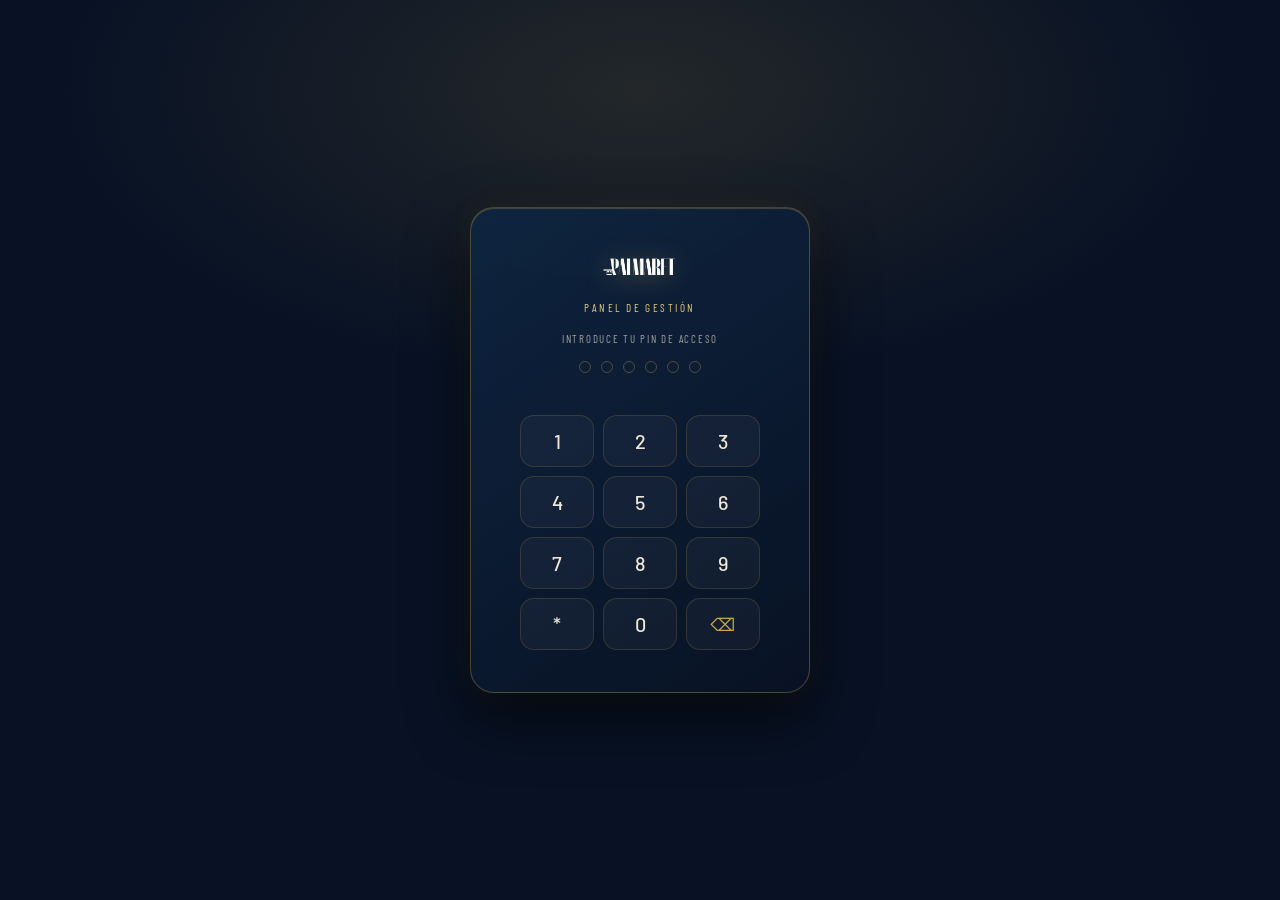
<file: admin.html>
<!DOCTYPE html>
<html lang="es">
<head>
  <meta charset="UTF-8">
  <meta name="viewport" content="width=device-width, initial-scale=1.0">
  <meta name="robots" content="noindex, nofollow">
  <meta name="referrer" content="no-referrer">
  <title>El Palmaret · Panel de Gestión</title>

  <!-- Google Fonts -->
  <link rel="preconnect" href="https://fonts.googleapis.com">
  <link rel="preconnect" href="https://fonts.gstatic.com" crossorigin>
  <link href="https://fonts.googleapis.com/css2?family=Cormorant+Garamond:ital,wght@0,400;0,600;1,400&family=Barlow:wght@300;400;500;600&family=Barlow+Condensed:wght@400;600;700&display=swap" rel="stylesheet">

  <style>
    :root {
      --navy:       #1B3A5C;
      --navy-dark:  #0f2540;
      --navy-mid:   #16304e;
      --navy-glass: rgba(15, 37, 64, 0.75);
      --navy-card:  rgba(22, 48, 78, 0.60);
      --cream:      #EDE8D5;
      --cream-dim:  rgba(237, 232, 213, 0.65);
      --cream-low:  rgba(237, 232, 213, 0.12);
      --gold:       #C9A84C;
      --gold-light: #E8C97A;
      --gold-dim:   rgba(201, 168, 76, 0.15);
      --gold-glow:  rgba(201, 168, 76, 0.35);
      --green:      #4CAF7D;
      --green-dim:  rgba(76, 175, 125, 0.18);
      --red:        #E57373;
      --red-dim:    rgba(229, 115, 115, 0.18);
      --orange:     #F0A25A;
      --orange-dim: rgba(240, 162, 90, 0.18);

      --fd: 'Cormorant Garamond', Georgia, serif;
      --fb: 'Barlow', system-ui, sans-serif;
      --fc: 'Barlow Condensed', sans-serif;

      --t-fast: 0.18s ease;
      --t-mid:  0.30s ease;
      --t-slow: 0.55s cubic-bezier(0.25, 0.46, 0.45, 0.94);
      --r-sm: 6px;
      --r-md: 12px;
      --r-lg: 20px;
      --r-xl: 28px;
    }

    *, *::before, *::after { box-sizing: border-box; margin: 0; padding: 0; }
    html { font-size: 16px; scroll-behavior: smooth; }
    body {
      min-height: 100vh;
      background: var(--navy-dark);
      background-image:
        radial-gradient(ellipse 80% 60% at 50% -10%, rgba(201,168,76,0.12) 0%, transparent 60%),
        radial-gradient(ellipse 60% 40% at 80% 80%, rgba(27,58,92,0.6) 0%, transparent 60%);
      color: var(--cream);
      font-family: var(--fb);
      overflow-x: hidden;
      -webkit-font-smoothing: antialiased;
    }

    ::-webkit-scrollbar { width: 6px; }
    ::-webkit-scrollbar-track { background: var(--navy-dark); }
    ::-webkit-scrollbar-thumb { background: var(--gold-dim); border-radius: 99px; }
    ::-webkit-scrollbar-thumb:hover { background: var(--gold); }
    :focus-visible { outline: 2px solid var(--gold); outline-offset: 3px; border-radius: 4px; }

    #login-screen {
      position: fixed; inset: 0; z-index: 1000;
      display: flex; align-items: center; justify-content: center;
      background: #081224;
      background-image: radial-gradient(ellipse 70% 50% at 50% 10%, rgba(201,168,76,0.14) 0%, transparent 65%);
      padding: 1rem;
      overflow-y: auto;
    }
    #login-screen.hidden { opacity: 0; visibility: hidden; pointer-events: none; }

    .login-card {
      width: 100%; max-width: 340px;
      padding: 2.2rem 1.6rem 1.8rem;
      background: linear-gradient(145deg, rgba(15,37,64,0.96) 0%, rgba(8,18,36,0.98) 100%);
      border: 1px solid rgba(201, 168, 76, 0.32);
      border-radius: 24px;
      backdrop-filter: blur(20px); -webkit-backdrop-filter: blur(20px);
      box-shadow: 0 24px 60px rgba(0,0,0,0.65), 0 0 30px rgba(201,168,76,0.1), inset 0 1px 0 rgba(201,168,76,0.25);
      text-align: center;
      margin: auto;
      animation: loginIn 0.6s cubic-bezier(0.25, 0.46, 0.45, 0.94) forwards;
    }
    @keyframes loginIn {
      from { opacity: 0; transform: translateY(20px) scale(0.97); }
      to   { opacity: 1; transform: translateY(0) scale(1); }
    }
    .login-logo { height: 46px; width: auto; margin: 0 auto 0.75rem; display: block; filter: drop-shadow(0 3px 12px rgba(201,168,76,0.35)); }
    .login-sub { font-size: 0.7rem; font-family: var(--fc); letter-spacing: 0.22em; text-transform: uppercase; color: var(--gold-light); margin-bottom: 1.1rem; }
    .pin-label { font-size: 0.68rem; font-family: var(--fc); letter-spacing: 0.16em; text-transform: uppercase; color: var(--cream-dim); margin-bottom: 1rem; display: block; }

    .pin-dots { display: flex; justify-content: center; gap: 10px; margin-bottom: 1.3rem; }
    .pin-dot { width: 12px; height: 12px; border-radius: 50%; border: 1.5px solid rgba(201,168,76,0.35); background: transparent; transition: all 0.2s ease; }
    .pin-dot.filled { background: var(--gold); border-color: var(--gold); box-shadow: 0 0 10px rgba(201,168,76,0.8); transform: scale(1.2); }

    .pin-keypad { display: grid; grid-template-columns: repeat(3, 1fr); gap: 9px; max-width: 240px; margin: 0 auto 0.8rem; }
    .pin-key {
      height: 52px; width: 100%; border: 1px solid rgba(201,168,76,0.18); border-radius: 14px;
      background: rgba(237,232,213,0.04); color: #EDE8D5;
      font-family: var(--fb); font-size: 1.25rem; font-weight: 500;
      cursor: pointer; display: flex; align-items: center; justify-content: center;
      transition: all 0.15s ease;
      user-select: none;
    }
    .pin-key:hover, .pin-key:focus-visible { background: rgba(201,168,76,0.15); border-color: var(--gold); color: var(--gold-light); box-shadow: 0 0 12px rgba(201,168,76,0.25); }
    .pin-key:active { transform: scale(0.92); background: rgba(201,168,76,0.25); }
    .pin-key.del  { font-size: 1.1rem; color: var(--gold); }

    .pin-error { color: var(--red); font-size: 0.8rem; letter-spacing: 0.08em; min-height: 1.2em; margin-bottom: 0.4rem; }
    .pin-error.shake { animation: shake 0.4s ease; }
    @keyframes shake { 0%,100% { transform: translateX(0); } 25% { transform: translateX(-8px); } 75% { transform: translateX(8px); } }

    #app { display: none; min-height: 100vh; }
    #app.visible { display: flex; flex-direction: column; animation: fadeIn 0.5s ease forwards; }
    @keyframes fadeIn { from { opacity: 0; } to { opacity: 1; } }

    .topbar {
      position: sticky; top: 0; z-index: 100;
      display: flex; align-items: center; justify-content: space-between;
      padding: 0 2rem; height: 68px;
      background: rgba(10, 20, 40, 0.90);
      backdrop-filter: blur(20px); -webkit-backdrop-filter: blur(20px);
      border-bottom: 1px solid rgba(201,168,76,0.15);
    }
    .topbar-brand { display: flex; align-items: center; gap: 14px; }
    .topbar-logo { height: 44px; width: auto; display: block; filter: drop-shadow(0 2px 8px rgba(201,168,76,0.3)); }
    .topbar-badge { font-family: var(--fc); font-size: 0.65rem; letter-spacing: 0.22em; text-transform: uppercase; background: var(--gold-dim); color: var(--gold); border: 1px solid rgba(201,168,76,0.35); border-radius: 999px; padding: 3px 12px; }
    .topbar-actions { display: flex; align-items: center; gap: 14px; }

    .status-dot { width: 8px; height: 8px; border-radius: 50%; background: var(--green); box-shadow: 0 0 8px rgba(76,175,125,0.6); animation: pulse-green 2s infinite; }
    @keyframes pulse-green { 0%,100% { box-shadow: 0 0 6px rgba(76,175,125,0.4); } 50% { box-shadow: 0 0 14px rgba(76,175,125,0.8); } }

    .topbar-time { font-family: var(--fc); font-size: 0.82rem; color: var(--cream-dim); letter-spacing: 0.1em; }
    .btn-logout { border: 1px solid rgba(201,168,76,0.3); background: transparent; color: var(--cream-dim); padding: 6px 14px; border-radius: var(--r-sm); font-family: var(--fc); font-size: 0.75rem; letter-spacing: 0.12em; text-transform: uppercase; cursor: pointer; transition: var(--t-fast); }
    .btn-logout:hover { background: var(--cream-low); color: var(--cream); border-color: rgba(201,168,76,0.5); }

    .main { flex: 1; padding: 2rem; max-width: 1100px; margin: 0 auto; width: 100%; }

    .page-header { margin-bottom: 2.2rem; }
    .page-eyebrow { font-family: var(--fc); font-size: 0.72rem; letter-spacing: 0.25em; text-transform: uppercase; color: var(--gold); margin-bottom: 0.4rem; }
    .page-title { font-family: var(--fd); font-size: 2.2rem; font-weight: 600; color: var(--cream); line-height: 1.2; }
    .page-title em { font-style: italic; color: var(--gold-light); }

    .grid { display: grid; gap: 1.5rem; grid-template-columns: repeat(auto-fit, minmax(300px, 1fr)); }

    .card {
      background: var(--navy-card); border: 1px solid rgba(201,168,76,0.12);
      border-radius: var(--r-lg); padding: 1.75rem;
      backdrop-filter: blur(12px); -webkit-backdrop-filter: blur(12px);
      transition: border-color var(--t-mid), box-shadow var(--t-mid);
      position: relative; overflow: hidden;
    }
    .card::before { content: ''; position: absolute; inset: 0; background: linear-gradient(135deg, rgba(201,168,76,0.04) 0%, transparent 60%); pointer-events: none; }
    .card:hover { border-color: rgba(201,168,76,0.28); box-shadow: 0 8px 32px rgba(0,0,0,0.3); }

    .card-header { display: flex; align-items: center; gap: 12px; margin-bottom: 1.5rem; }
    .card-icon {
      width: 36px; height: 36px; border-radius: var(--r-sm);
      display: flex; align-items: center; justify-content: center;
      background: var(--gold-dim); color: var(--gold); border: 1px solid rgba(201,168,76,0.25);
      flex-shrink: 0;
    }
    .card-icon svg { width: 18px; height: 18px; display: block; }
    .card-title { font-family: var(--fc); font-size: 0.78rem; letter-spacing: 0.18em; text-transform: uppercase; color: var(--cream); font-weight: 600; }

    .toggle-row { display: flex; align-items: center; justify-content: space-between; padding: 1rem 1.2rem; background: var(--cream-low); border-radius: var(--r-md); margin-bottom: 1.5rem; border: 1px solid transparent; transition: border-color var(--t-fast), background var(--t-fast); }
    .toggle-row.active-row { background: var(--green-dim); border-color: rgba(76,175,125,0.3); }
    .toggle-label-group { display: flex; flex-direction: column; gap: 2px; }
    .toggle-label { font-weight: 500; font-size: 0.95rem; color: var(--cream); }
    .toggle-sub { font-size: 0.78rem; color: var(--cream-dim); }

    .switch { position: relative; display: inline-block; width: 52px; height: 28px; flex-shrink: 0; }
    .switch input { opacity: 0; width: 0; height: 0; }
    .slider { position: absolute; inset: 0; background: rgba(237,232,213,0.12); border-radius: 999px; cursor: pointer; transition: background var(--t-mid); border: 1px solid rgba(201,168,76,0.2); }
    .slider::before { content: ''; position: absolute; left: 3px; top: 50%; transform: translateY(-50%); width: 20px; height: 20px; border-radius: 50%; background: var(--cream-dim); transition: transform var(--t-mid), background var(--t-mid); }
    .switch input:checked + .slider { background: rgba(76,175,125,0.4); border-color: rgba(76,175,125,0.5); }
    .switch input:checked + .slider::before { transform: translate(24px, -50%); background: var(--green); }

    .field-group { margin-bottom: 1.2rem; }
    .field-label { display: block; font-size: 0.72rem; letter-spacing: 0.14em; text-transform: uppercase; color: var(--gold); margin-bottom: 0.5rem; }
    .field-input, .field-textarea, .field-select {
      width: 100%; background: rgba(15,37,64,0.6); border: 1px solid rgba(201,168,76,0.2);
      border-radius: var(--r-sm); color: var(--cream); font-family: var(--fb); font-size: 0.9rem;
      padding: 0.75rem 1rem; transition: border-color var(--t-fast), box-shadow var(--t-fast);
      appearance: none; -webkit-appearance: none;
    }
    .field-input:focus, .field-textarea:focus, .field-select:focus { outline: none; border-color: var(--gold); box-shadow: 0 0 0 3px rgba(201,168,76,0.15); }
    .field-input::placeholder, .field-textarea::placeholder { color: rgba(237,232,213,0.35); }
    .field-textarea { resize: vertical; min-height: 90px; line-height: 1.6; }
    .field-select option { background: var(--navy-dark); color: var(--cream); }
    .field-hint { font-size: 0.72rem; color: var(--cream-dim); margin-top: 0.4rem; opacity: 0.7; }

    .color-row { display: flex; align-items: center; gap: 12px; }
    .color-swatch { width: 42px; height: 42px; border-radius: var(--r-sm); border: 2px solid rgba(201,168,76,0.3); padding: 2px; background: transparent; cursor: pointer; }

    .icon-selector-grid {
      display: grid;
      grid-template-columns: repeat(4, 1fr);
      gap: 10px;
      margin-top: 0.5rem;
    }
    .icon-btn {
      padding: 10px 6px;
      border: 1px solid rgba(201,168,76,0.2);
      border-radius: var(--r-sm);
      background: var(--cream-low);
      color: var(--cream-dim);
      cursor: pointer;
      display: flex; flex-direction: column; align-items: center; gap: 6px;
      transition: border-color var(--t-fast), background var(--t-fast), color var(--t-fast), transform var(--t-fast);
    }
    .icon-btn svg { width: 22px; height: 22px; }
    .icon-btn span { font-size: 0.68rem; font-family: var(--fc); letter-spacing: 0.08em; text-transform: uppercase; }
    .icon-btn:hover { border-color: var(--gold); background: var(--gold-dim); color: var(--gold); transform: translateY(-2px); }
    .icon-btn.selected { border-color: var(--gold); background: var(--gold-dim); color: var(--gold); box-shadow: 0 0 0 2px rgba(201,168,76,0.35); font-weight: 600; }

    .btn-row { display: flex; gap: 10px; flex-wrap: wrap; margin-top: 1.5rem; }
    .btn {
      display: inline-flex; align-items: center; gap: 8px; padding: 0.75rem 1.6rem;
      border-radius: var(--r-sm); font-family: var(--fc); font-size: 0.82rem;
      letter-spacing: 0.14em; text-transform: uppercase; font-weight: 600;
      cursor: pointer; border: none; transition: var(--t-fast); position: relative; overflow: hidden;
    }
    .btn svg { width: 15px; height: 15px; }
    .btn::after { content: ''; position: absolute; inset: 0; background: rgba(255,255,255,0.07); opacity: 0; transition: opacity var(--t-fast); }
    .btn:hover::after { opacity: 1; }
    .btn:active { transform: scale(0.97); }
    .btn-primary { background: var(--gold); color: var(--navy-dark); }
    .btn-primary:hover { background: var(--gold-light); box-shadow: 0 4px 20px rgba(201,168,76,0.35); }
    .btn-ghost { background: var(--cream-low); color: var(--cream-dim); border: 1px solid rgba(237,232,213,0.15); }
    .btn-ghost:hover { background: rgba(237,232,213,0.15); color: var(--cream); }
    .btn-danger { background: var(--red-dim); color: var(--red); border: 1px solid rgba(229,115,115,0.3); }
    .btn-danger:hover { background: rgba(229,115,115,0.28); }
    .btn-success { background: var(--green-dim); color: var(--green); border: 1px solid rgba(76,175,125,0.3); }
    .btn-success:hover { background: rgba(76,175,125,0.28); }

    #toast-container { position: fixed; bottom: 2rem; right: 2rem; z-index: 9999; display: flex; flex-direction: column; gap: 10px; pointer-events: none; }
    .toast { display: flex; align-items: center; gap: 10px; padding: 1rem 1.5rem; border-radius: var(--r-md); backdrop-filter: blur(16px); -webkit-backdrop-filter: blur(16px); border: 1px solid transparent; font-size: 0.875rem; font-weight: 500; pointer-events: auto; animation: toastIn 0.4s cubic-bezier(0.34, 1.56, 0.64, 1) forwards; max-width: 340px; }
    .toast.out { animation: toastOut 0.3s ease forwards; }
    @keyframes toastIn { from { opacity: 0; transform: translateX(30px) scale(0.9); } to { opacity: 1; transform: translateX(0) scale(1); } }
    @keyframes toastOut { from { opacity: 1; transform: translateX(0); } to { opacity: 0; transform: translateX(30px); } }
    .toast-success { background: rgba(10,30,20,0.9); border-color: rgba(76,175,125,0.5); color: var(--green); }
    .toast-error   { background: rgba(30,10,10,0.9); border-color: rgba(229,115,115,0.5); color: var(--red); }
    .toast-info    { background: rgba(15,37,64,0.95); border-color: rgba(201,168,76,0.4); color: var(--gold); }

    .preview-card { background: var(--navy-dark); border: 1px solid rgba(201,168,76,0.15); border-radius: var(--r-md); padding: 1.25rem; position: relative; overflow: hidden; }
    .preview-label { font-family: var(--fc); font-size: 0.65rem; letter-spacing: 0.2em; text-transform: uppercase; color: var(--cream-dim); margin-bottom: 1rem; display: flex; align-items: center; gap: 8px; }
    .preview-label::before { content: ''; width: 6px; height: 6px; border-radius: 50%; background: var(--green); box-shadow: 0 0 8px rgba(76,175,125,0.6); animation: pulse-green 2s infinite; }

    .popup-preview { background: linear-gradient(155deg, #183758 0%, #0d2238 100%); border: 1px solid rgba(201,168,76,0.35); border-radius: var(--r-md); padding: 1.75rem 1.5rem; text-align: center; }
    .popup-preview-badge { display: inline-block; background: var(--gold-dim); border: 1px solid rgba(201,168,76,0.4); color: var(--gold); font-family: var(--fc); font-size: 0.68rem; letter-spacing: 0.2em; text-transform: uppercase; padding: 3px 12px; border-radius: 999px; margin-bottom: 1rem; }
    
    .popup-preview-icon-wrap {
      width: 54px; height: 54px; margin: 0 auto 1rem; border-radius: 50%;
      background: radial-gradient(circle, rgba(201,168,76,0.2) 0%, rgba(201,168,76,0.04) 70%);
      border: 1px solid rgba(201,168,76,0.35); display: flex; align-items: center; justify-content: center;
      color: var(--gold); box-shadow: 0 0 20px rgba(201,168,76,0.2);
    }
    .popup-preview-icon-wrap svg { width: 26px; height: 26px; display: block; }
    
    .popup-preview-title { font-family: var(--fd); font-size: 1.5rem; color: var(--gold-light); margin-bottom: 0.5rem; }
    .popup-preview-desc { font-size: 0.85rem; color: var(--cream-dim); line-height: 1.6; margin-bottom: 1.2rem; }
    .popup-preview-btn { display: inline-block; background: var(--gold); color: var(--navy-dark); padding: 8px 22px; border-radius: var(--r-sm); font-family: var(--fc); font-size: 0.78rem; letter-spacing: 0.14em; text-transform: uppercase; font-weight: 700; text-decoration: none; }

    .stats-bar { display: grid; grid-template-columns: repeat(auto-fit, minmax(180px, 1fr)); gap: 1rem; margin-bottom: 2rem; }
    .stat-item { background: var(--navy-card); border: 1px solid rgba(201,168,76,0.1); border-radius: var(--r-md); padding: 1.25rem 1.5rem; display: flex; align-items: center; gap: 14px; transition: border-color var(--t-fast); }
    .stat-item:hover { border-color: rgba(201,168,76,0.25); }
    .stat-icon {
      width: 40px; height: 40px; border-radius: var(--r-sm);
      display: flex; align-items: center; justify-content: center;
      background: var(--gold-dim); color: var(--gold); border: 1px solid rgba(201,168,76,0.2);
      flex-shrink: 0;
    }
    .stat-icon svg { width: 20px; height: 20px; }
    .stat-value { font-family: var(--fd); font-size: 1.6rem; color: var(--gold-light); line-height: 1; margin-bottom: 2px; }
    .stat-name { font-size: 0.72rem; color: var(--cream-dim); text-transform: uppercase; letter-spacing: 0.1em; }

    .divider { height: 1px; background: linear-gradient(90deg, transparent, rgba(201,168,76,0.2), transparent); margin: 1.5rem 0; }

    .tabs { display: flex; gap: 6px; background: rgba(15,37,64,0.5); padding: 5px; border-radius: var(--r-md); margin-bottom: 1.5rem; border: 1px solid rgba(201,168,76,0.1); flex-wrap: wrap; }
    .tab {
      flex: 1; padding: 0.7rem 1rem; border-radius: var(--r-sm); border: 1px solid transparent;
      background: transparent; color: var(--cream-dim); font-family: var(--fc);
      font-size: 0.78rem; letter-spacing: 0.14em; text-transform: uppercase;
      cursor: pointer; transition: var(--t-fast); white-space: nowrap;
      display: inline-flex; align-items: center; justify-content: center; gap: 8px;
    }
    .tab svg { width: 16px; height: 16px; }
    .tab.active { background: var(--gold-dim); color: var(--gold); border-color: rgba(201,168,76,0.35); font-weight: 600; }
    .tab:hover:not(.active) { background: var(--cream-low); color: var(--cream); }
    .tab-panel { display: none; }
    .tab-panel.active { display: block; animation: fadeIn 0.25s ease; }

    .help-tip { display: inline-flex; align-items: center; justify-content: center; width: 18px; height: 18px; border-radius: 50%; background: var(--cream-low); border: 1px solid rgba(237,232,213,0.2); font-size: 0.65rem; color: var(--cream-dim); cursor: help; position: relative; }
    .help-tip:hover::after { content: attr(data-tip); position: absolute; bottom: calc(100% + 8px); left: 50%; transform: translateX(-50%); background: var(--navy-dark); border: 1px solid rgba(201,168,76,0.3); border-radius: var(--r-sm); padding: 0.5rem 0.75rem; font-size: 0.72rem; color: var(--cream); white-space: nowrap; pointer-events: none; z-index: 100; box-shadow: 0 8px 24px rgba(0,0,0,0.4); }
    .saving-ripple { position: absolute; inset: 0; background: radial-gradient(circle, rgba(201,168,76,0.15) 0%, transparent 70%); animation: ripple 0.6s ease forwards; pointer-events: none; }
    @keyframes ripple { from { opacity: 1; transform: scale(0.8); } to { opacity: 0; transform: scale(1.2); } }

    @media (max-width: 768px) { .topbar { padding: 0 1rem; } .main { padding: 1rem; } .stats-bar { grid-template-columns: 1fr 1fr; } .icon-selector-grid { grid-template-columns: repeat(2, 1fr); } }
    @media (max-width: 480px) { .login-card { margin: 1rem; padding: 2rem 1.5rem; } .stats-bar { grid-template-columns: 1fr; } .btn-row { flex-direction: column; } .btn { justify-content: center; } }

    /* ── Day Selector Pills (Menú Semanal) ── */
    .day-selector-pills {
      display: flex; gap: 6px; flex-wrap: wrap; margin-bottom: 1.25rem;
      background: rgba(15,37,64,0.65); padding: 6px; border-radius: var(--r-md);
      border: 1px solid rgba(201,168,76,0.18);
    }
    .day-pill {
      flex: 1 1 65px; padding: 0.55rem 0.4rem; border-radius: var(--r-sm);
      border: 1px solid transparent; background: transparent;
      color: var(--cream-dim); font-family: var(--fc); font-size: 0.72rem;
      letter-spacing: 0.08em; text-transform: uppercase; cursor: pointer;
      display: flex; flex-direction: column; align-items: center; gap: 3px;
      transition: all var(--t-fast);
    }
    .day-pill:hover { background: var(--cream-low); color: var(--cream); }
    .day-pill.active {
      background: var(--gold); color: var(--navy-dark);
      font-weight: 700; border-color: var(--gold-light);
      box-shadow: 0 4px 14px rgba(201,168,76,0.3);
    }
    .day-pill-badge {
      font-size: 0.6rem; opacity: 0.85; letter-spacing: 0; text-transform: none; font-family: var(--fb);
    }
    .day-pill.is-today:not(.active) .day-pill-badge {
      background: rgba(76,175,125,0.25); color: #6dd4a2; border: 1px solid rgba(76,175,125,0.4);
      padding: 1px 6px; border-radius: 999px; font-weight: 600;
    }
    .day-pill.active.is-today .day-pill-badge {
      background: var(--navy-dark); color: var(--gold-light);
      padding: 1px 6px; border-radius: 999px; font-weight: 700;
    }
    .day-pill.has-dish:not(.active) {
      color: var(--cream);
    }
    .auto-notice {
      display: flex; align-items: center; gap: 8px; font-size: 0.76rem;
      color: #6dd4a2; background: rgba(76,175,125,0.1); border: 1px solid rgba(76,175,125,0.25);
      border-radius: var(--r-sm); padding: 8px 12px; margin-bottom: 1.2rem; line-height: 1.4;
    }
  </style>
</head>
<body>

  <!-- LOGIN SCREEN -->
  <div id="login-screen" role="main" aria-label="Acceso al panel de gestión">
    <div class="login-card">
      <img src="assets/img/logopng.png" alt="Logo El Palmaret" class="login-logo" onerror="this.style.display='none'">
      <p class="login-sub">Panel de Gestión</p>
      <span class="pin-label">Introduce tu PIN de acceso</span>
      <div class="pin-dots" id="pinDots" aria-label="PIN introducido">
        <div class="pin-dot"></div>
        <div class="pin-dot"></div>
        <div class="pin-dot"></div>
        <div class="pin-dot"></div>
        <div class="pin-dot"></div>
        <div class="pin-dot"></div>
      </div>
      <p class="pin-error" id="pinError" aria-live="polite"></p>
      <div class="pin-keypad" aria-label="Teclado numérico">
        <button class="pin-key" onclick="pressKey('1')" aria-label="1">1</button>
        <button class="pin-key" onclick="pressKey('2')" aria-label="2">2</button>
        <button class="pin-key" onclick="pressKey('3')" aria-label="3">3</button>
        <button class="pin-key" onclick="pressKey('4')" aria-label="4">4</button>
        <button class="pin-key" onclick="pressKey('5')" aria-label="5">5</button>
        <button class="pin-key" onclick="pressKey('6')" aria-label="6">6</button>
        <button class="pin-key" onclick="pressKey('7')" aria-label="7">7</button>
        <button class="pin-key" onclick="pressKey('8')" aria-label="8">8</button>
        <button class="pin-key" onclick="pressKey('9')" aria-label="9">9</button>
        <button class="pin-key" onclick="pressKey('*')" aria-label="Asterisco">*</button>
        <button class="pin-key" onclick="pressKey('0')" aria-label="0">0</button>
        <button class="pin-key del" onclick="deleteKey()" aria-label="Borrar">⌫</button>
      </div>
    </div>
  </div>

  <!-- MAIN APP -->
  <div id="app" aria-label="Panel de administración El Palmaret">
    <header class="topbar">
      <div class="topbar-brand">
        <img src="assets/img/logopng.png" alt="El Palmaret" class="topbar-logo" onerror="this.style.display='none'">
        <span class="topbar-badge">ADMIN</span>
      </div>
      <div class="topbar-actions">
        <a href="https://elpalmaret.com/?demo=cms" target="_blank" class="btn-demo-link" style="background:var(--gold-dim);border:1px solid var(--gold);color:var(--gold);padding:6px 14px;border-radius:var(--r-sm);font-family:var(--fc);font-size:0.75rem;letter-spacing:0.12em;text-transform:uppercase;text-decoration:none;display:inline-flex;align-items:center;gap:6px;" title="Abre la web en modo demo privada para enseñársela al cliente">
          <svg viewBox="0 0 24 24" width="14" height="14" fill="none" stroke="currentColor" stroke-width="2" stroke-linecap="round" stroke-linejoin="round"><path d="M1 12s4-8 11-8 11 8 11 8-4 8-11 8-11-8-11-8z"/><circle cx="12" cy="12" r="3"/></svg>
          Ver Web en Demo
        </a>
        <div class="status-dot" title="Sesión activa"></div>
        <span class="topbar-time" id="liveTime" aria-live="polite"></span>
        <button class="btn-logout" onclick="logout()" id="btnLogout">Salir</button>
      </div>
    </header>

    <main class="main">
      <div class="page-header">
        <p class="page-eyebrow">Panel de Control</p>
        <h2 class="page-title">Gestión del <em>Restaurante</em></h2>
      </div>

      <!-- STATS BAR CON ICONOS SVG MONOCROMÁTICOS -->
      <div class="stats-bar">
        <div class="stat-item">
          <div class="stat-icon">
            <svg viewBox="0 0 24 24" fill="none" stroke="currentColor" stroke-width="1.6" stroke-linecap="round" stroke-linejoin="round"><polygon points="12 2 15.09 8.26 22 9.27 17 14.14 18.18 21.02 12 17.77 5.82 21.02 7 14.14 2 9.27 8.91 8.26 12 2"/></svg>
          </div>
          <div>
            <div class="stat-value" id="statPopup">—</div>
            <div class="stat-name">Pop-up activo</div>
          </div>
        </div>
        <div class="stat-item">
          <div class="stat-icon">
            <svg viewBox="0 0 24 24" fill="none" stroke="currentColor" stroke-width="1.6" stroke-linecap="round" stroke-linejoin="round"><path d="M18 8h1a4 4 0 0 1 0 8h-1"></path><path d="M2 8h16v9a4 4 0 0 1-4 4H6a4 4 0 0 1-4-4V8z"></path><line x1="6" y1="1" x2="6" y2="4"></line><line x1="10" y1="1" x2="10" y2="4"></line><line x1="14" y1="1" x2="14" y2="4"></line></svg>
          </div>
          <div>
            <div class="stat-value" id="statPlato">—</div>
            <div class="stat-name">Plato de hoy</div>
          </div>
        </div>
        <div class="stat-item">
          <div class="stat-icon">
            <svg viewBox="0 0 24 24" fill="none" stroke="currentColor" stroke-width="1.6" stroke-linecap="round" stroke-linejoin="round"><path d="M21 15a2 2 0 01-2 2H7l-4 4V5a2 2 0 012-2h14a2 2 0 012 2z"/></svg>
          </div>
          <div>
            <div class="stat-value" id="statBanner">—</div>
            <div class="stat-name">Banner aviso</div>
          </div>
        </div>
        <div class="stat-item">
          <div class="stat-icon">
            <svg viewBox="0 0 24 24" fill="none" stroke="currentColor" stroke-width="1.6" stroke-linecap="round" stroke-linejoin="round"><circle cx="12" cy="12" r="10"/><polyline points="12 6 12 12 16 14"/></svg>
          </div>
          <div>
            <div class="stat-value" id="statLastSave">—</div>
            <div class="stat-name">Último guardado</div>
          </div>
        </div>
        <div class="stat-item">
          <div class="stat-icon">
            <svg viewBox="0 0 24 24" fill="none" stroke="currentColor" stroke-width="1.6" stroke-linecap="round" stroke-linejoin="round"><path d="M18 10h-1.26A8 8 0 109 20h9a5 5 0 000-10z"/></svg>
          </div>
          <div>
            <div class="stat-value" id="statMode">Local</div>
            <div class="stat-name">Modo sync</div>
          </div>
        </div>
      </div>

      <!-- TABS CON ICONOS SVG MONOCROMÁTICOS -->
      <div class="tabs" role="tablist">
        <button class="tab active" onclick="switchTab('popup')" id="tab-popup" role="tab" aria-selected="true">
          <svg viewBox="0 0 24 24" fill="none" stroke="currentColor" stroke-width="1.6" stroke-linecap="round" stroke-linejoin="round"><polygon points="12 2 15.09 8.26 22 9.27 17 14.14 18.18 21.02 12 17.77 5.82 21.02 7 14.14 2 9.27 8.91 8.26 12 2"/></svg>
          Eventos
        </button>
        <button class="tab" onclick="switchTab('plato')" id="tab-plato" role="tab" aria-selected="false">
          <svg viewBox="0 0 24 24" fill="none" stroke="currentColor" stroke-width="1.6" stroke-linecap="round" stroke-linejoin="round"><path d="M18 8h1a4 4 0 0 1 0 8h-1"></path><path d="M2 8h16v9a4 4 0 0 1-4 4H6a4 4 0 0 1-4-4V8z"></path><line x1="6" y1="1" x2="6" y2="4"></line><line x1="10" y1="1" x2="10" y2="4"></line><line x1="14" y1="1" x2="14" y2="4"></line></svg>
          Plato del Día
        </button>
        <button class="tab" onclick="switchTab('carta')" id="tab-carta" role="tab" aria-selected="false">
          <svg viewBox="0 0 24 24" fill="none" stroke="currentColor" stroke-width="1.6" stroke-linecap="round" stroke-linejoin="round"><path d="M14 2H6a2 2 0 0 0-2 2v16a2 2 0 0 0 2 2h12a2 2 0 0 0 2-2V8z"/><polyline points="14 2 14 8 20 8"/><line x1="16" y1="13" x2="8" y2="13"/><line x1="16" y1="17" x2="8" y2="17"/><polyline points="10 9 9 9 8 9"/></svg>
          Carta PDF
        </button>
        <button class="tab" onclick="switchTab('banner')" id="tab-banner" role="tab" aria-selected="false">
          <svg viewBox="0 0 24 24" fill="none" stroke="currentColor" stroke-width="1.6" stroke-linecap="round" stroke-linejoin="round"><path d="M21 15a2 2 0 01-2 2H7l-4 4V5a2 2 0 012-2h14a2 2 0 012 2z"/></svg>
          Banner
        </button>

        <button class="tab" onclick="switchTab('config')" id="tab-config" role="tab" aria-selected="false">
          <svg viewBox="0 0 24 24" fill="none" stroke="currentColor" stroke-width="1.6" stroke-linecap="round" stroke-linejoin="round"><circle cx="12" cy="12" r="3"/><path d="M19.4 15a1.65 1.65 0 00.33 1.82l.06.06a2 2 0 010 2.83 2 2 0 01-2.83 0l-.06-.06a1.65 1.65 0 00-1.82-.33 1.65 1.65 0 00-1 1.51V21a2 2 0 01-2 2 2 2 0 01-2-2v-.09A1.65 1.65 0 009 19.4a1.65 1.65 0 00-1.82.33l-.06.06a2 2 0 01-2.83 0 2 2 0 010-2.83l.06-.06a1.65 1.65 0 00.33-1.82 1.65 1.65 0 00-1.51-1H3a2 2 0 01-2-2 2 2 0 012-2h.09A1.65 1.65 0 004.6 9a1.65 1.65 0 00-.33-1.82l-.06-.06a2 2 0 010-2.83 2 2 0 012.83 0l.06.06a1.65 1.65 0 001.82.33H9a1.65 1.65 0 001-1.51V3a2 2 0 012-2 2 2 0 012 2v.09a1.65 1.65 0 001 1.51 1.65 1.65 0 001.82-.33l.06-.06a2 2 0 012.83 0 2 2 0 010 2.83l-.06.06a1.65 1.65 0 00-.33 1.82V9a1.65 1.65 0 001.51 1H21a2 2 0 012 2 2 2 0 01-2 2h-.09a1.65 1.65 0 00-1.51 1z"/></svg>
          Config
        </button>
      </div>

      <!-- TAB: POPUP -->
      <div class="tab-panel active" id="panel-popup">
        <div class="grid">
          <div>
            <div class="card">
              <div class="card-header">
                <div class="card-icon">
                  <svg viewBox="0 0 24 24" fill="none" stroke="currentColor" stroke-width="1.6" stroke-linecap="round" stroke-linejoin="round"><polygon points="12 2 15.09 8.26 22 9.27 17 14.14 18.18 21.02 12 17.77 5.82 21.02 7 14.14 2 9.27 8.91 8.26 12 2"/></svg>
                </div>
                <span class="card-title">Pop-up de Evento</span>
              </div>
              <div class="toggle-row" id="popupToggleRow">
                <div class="toggle-label-group"><span class="toggle-label">Activar Pop-up</span><span class="toggle-sub">Aparece en la web cuando está activo</span></div>
                <label class="switch"><input type="checkbox" id="popupActive" onchange="updatePreview(); updateToggleRow('popupToggleRow', this.checked)"><span class="slider"></span></label>
              </div>

              <!-- SELECTOR DE ICONOS VECTORIALES -->
              <div class="field-group">
                <label class="field-label">Ícono del evento</label>
                <div class="icon-selector-grid" id="iconPicker"></div>
              </div>

              <div class="divider"></div>
              <div class="field-group">
                <label class="field-label" for="popupTitle">Título del evento</label>
                <input class="field-input" type="text" id="popupTitle" placeholder="Ej: Cata de Vinos &amp; Maridaje" oninput="updatePreview()" maxlength="60">
              </div>
              <div class="field-group">
                <label class="field-label" for="popupBadge">Etiqueta del evento</label>
                <input class="field-input" type="text" id="popupBadge" placeholder="Ej: Sábado 14 Sep · 20:00h" oninput="updatePreview()" maxlength="40">
              </div>
              <div class="field-group">
                <label class="field-label" for="popupDesc">Descripción</label>
                <textarea class="field-textarea" id="popupDesc" placeholder="Detalla el evento: menú especial, precio, aforo, etc." oninput="updatePreview()" maxlength="200"></textarea>
                <p class="field-hint"><span id="popupDescCount">0</span>/200 caracteres</p>
              </div>
              <div class="field-group">
                <label class="field-label" for="popupBtnText">Texto del botón</label>
                <input class="field-input" type="text" id="popupBtnText" placeholder="Ej: Reservar plaza" oninput="updatePreview()" maxlength="30">
              </div>
              <div class="field-group">
                <label class="field-label" for="popupLink">Enlace del formulario / reserva</label>
                <input class="field-input" type="url" id="popupLink" placeholder="https://tally.so/r/...">
              </div>
              <div class="field-group">
                <label class="field-label" for="popupEndDate">Auto-desactivar el <span class="help-tip" data-tip="El pop-up se apagará automáticamente en esta fecha">?</span></label>
                <input class="field-input" type="date" id="popupEndDate">
                <p class="field-hint">Deja en blanco si no quieres que expire automáticamente</p>
              </div>
              <div class="btn-row">
                <button class="btn btn-primary" onclick="savePopup()" id="btnSavePopup">
                  <svg viewBox="0 0 24 24" fill="none" stroke="currentColor" stroke-width="2" stroke-linecap="round" stroke-linejoin="round"><path d="M19 21H5a2 2 0 01-2-2V5a2 2 0 012-2h11l5 5v11a2 2 0 01-2 2z"/><polyline points="17 21 17 13 7 13 7 21"/><polyline points="7 3 7 8 15 8"/></svg>
                  Guardar cambios
                </button>
                <button class="btn btn-danger" onclick="clearPopup()" id="btnClearPopup">Limpiar</button>
              </div>
            </div>
          </div>
          <div>
            <div class="card">
              <div class="card-header">
                <div class="card-icon">
                  <svg viewBox="0 0 24 24" fill="none" stroke="currentColor" stroke-width="1.6" stroke-linecap="round" stroke-linejoin="round"><path d="M1 12s4-8 11-8 11 8 11 8-4 8-11 8-11-8-11-8z"/><circle cx="12" cy="12" r="3"/></svg>
                </div>
                <span class="card-title">Vista previa en tiempo real</span>
              </div>
              <div class="preview-card">
                <p class="preview-label">CÓMO SE VERÁ EN LA WEB</p>
                <div class="popup-preview" id="popupPreview">
                  <div class="popup-preview-badge" id="prevBadge">Evento especial</div>
                  <div class="popup-preview-icon-wrap" id="prevIconWrap"></div>
                  <div class="popup-preview-title" id="prevTitle">Título del evento</div>
                  <div class="popup-preview-desc" id="prevDesc">Descripción del evento aparecerá aquí...</div>
                  <a class="popup-preview-btn" id="prevBtn" href="#" target="_blank" rel="noopener">Más información</a>
                </div>
              </div>
            </div>
          </div>
        </div>
      </div>

      <!-- TAB: BANNER -->
      <div class="tab-panel" id="panel-banner">
        <div class="card">
          <div class="card-header">
            <div class="card-icon">
              <svg viewBox="0 0 24 24" fill="none" stroke="currentColor" stroke-width="1.6" stroke-linecap="round" stroke-linejoin="round"><path d="M21 15a2 2 0 01-2 2H7l-4 4V5a2 2 0 012-2h14a2 2 0 012 2z"/></svg>
            </div>
            <span class="card-title">Banner Superior de Aviso</span>
          </div>
          <p style="font-size:0.85rem;color:var(--cream-dim);margin-bottom:1.5rem;">Muestra una franja de aviso en la parte superior de la web. Ideal para cierres, eventos del día o noticias de última hora.</p>
          <div class="toggle-row" id="bannerToggleRow">
            <div class="toggle-label-group"><span class="toggle-label">Activar Banner</span><span class="toggle-sub">Franja visible en la parte superior de la web</span></div>
            <label class="switch"><input type="checkbox" id="bannerActive" onchange="updateToggleRow('bannerToggleRow', this.checked)"><span class="slider"></span></label>
          </div>
          <div class="field-group"><label class="field-label" for="bannerText">Mensaje del banner</label><input class="field-input" type="text" id="bannerText" placeholder="Ej: Esta noche tenemos música en vivo · ¡Ven a disfrutarlo!" maxlength="120"></div>
          <div class="field-group">
            <label class="field-label">Color del banner</label>
            <div class="color-row"><input type="color" class="color-swatch" id="bannerColor" value="#C9A84C"><input class="field-input" type="text" id="bannerColorText" value="#C9A84C" style="max-width:140px;" oninput="document.getElementById('bannerColor').value=this.value"></div>
          </div>
          <div class="field-group"><label class="field-label" for="bannerLink">Enlace (opcional)</label><input class="field-input" type="url" id="bannerLink" placeholder="https://..."></div>
          <div class="btn-row">
            <button class="btn btn-primary" onclick="saveBanner()" id="btnSaveBanner">
              <svg viewBox="0 0 24 24" fill="none" stroke="currentColor" stroke-width="2" stroke-linecap="round" stroke-linejoin="round"><path d="M19 21H5a2 2 0 01-2-2V5a2 2 0 012-2h11l5 5v11a2 2 0 01-2 2z"/><polyline points="17 21 17 13 7 13 7 21"/><polyline points="7 3 7 8 15 8"/></svg>
              Guardar Banner
            </button>
          </div>
        </div>
      </div>


      <!-- TAB: PLATO DEL DÍA / MENÚ SEMANAL -->
      <div class="tab-panel" id="panel-plato">
        <div class="grid">
          <div>
            <div class="card">
              <div class="card-header">
                <div class="card-icon">
                  <svg viewBox="0 0 24 24" fill="none" stroke="currentColor" stroke-width="1.6" stroke-linecap="round" stroke-linejoin="round"><path d="M18 8h1a4 4 0 0 1 0 8h-1"></path><path d="M2 8h16v9a4 4 0 0 1-4 4H6a4 4 0 0 1-4-4V8z"></path><line x1="6" y1="1" x2="6" y2="4"></line><line x1="10" y1="1" x2="10" y2="4"></line><line x1="14" y1="1" x2="14" y2="4"></line></svg>
                </div>
                <span class="card-title">Menú Semanal · Plato del Día</span>
              </div>

              <div class="toggle-row" id="platoToggleRow">
                <div class="toggle-label-group"><span class="toggle-label">Mostrar sección en la web</span><span class="toggle-sub">Activa o desactiva la sección de Plato del Día</span></div>
                <label class="switch"><input type="checkbox" id="platoActive" onchange="updatePlatoPreview(); updateToggleRow('platoToggleRow', this.checked)"><span class="slider"></span></label>
              </div>

              <div class="auto-notice">
                <svg width="18" height="18" viewBox="0 0 24 24" fill="none" stroke="currentColor" stroke-width="2" stroke-linecap="round" stroke-linejoin="round"><circle cx="12" cy="12" r="10"></circle><polyline points="12 6 12 12 16 14"></polyline></svg>
                <span><strong>Automatización 24/7:</strong> A las 00:00 la web cambia automáticamente al plato del día siguiente sin tocar nada.</span>
              </div>

              <!-- SELECTOR DE DÍAS DE LA SEMANA -->
              <label class="field-label">Selecciona el día a editar:</label>
              <div class="day-selector-pills" id="dayPills">
                <button type="button" class="day-pill" onclick="selectDay(1)" data-day="1"><span>Lunes</span><span class="day-pill-badge" id="badge-1"></span></button>
                <button type="button" class="day-pill" onclick="selectDay(2)" data-day="2"><span>Martes</span><span class="day-pill-badge" id="badge-2"></span></button>
                <button type="button" class="day-pill" onclick="selectDay(3)" data-day="3"><span>Miércoles</span><span class="day-pill-badge" id="badge-3"></span></button>
                <button type="button" class="day-pill" onclick="selectDay(4)" data-day="4"><span>Jueves</span><span class="day-pill-badge" id="badge-4"></span></button>
                <button type="button" class="day-pill" onclick="selectDay(5)" data-day="5"><span>Viernes</span><span class="day-pill-badge" id="badge-5"></span></button>
                <button type="button" class="day-pill" onclick="selectDay(6)" data-day="6"><span>Sábado</span><span class="day-pill-badge" id="badge-6"></span></button>
                <button type="button" class="day-pill" onclick="selectDay(0)" data-day="0"><span>Domingo</span><span class="day-pill-badge" id="badge-0"></span></button>
              </div>

              <div class="toggle-row" id="dayActiveToggleRow" style="margin-bottom:1.25rem;">
                <div class="toggle-label-group"><span class="toggle-label" id="dayActiveLabel">Activo para este día</span><span class="toggle-sub">Si se desactiva, la web no mostrará plato ese día</span></div>
                <label class="switch"><input type="checkbox" id="dayActive" onchange="syncCurrentDayFields(); updatePlatoPreview(); updateToggleRow('dayActiveToggleRow', this.checked)"><span class="slider"></span></label>
              </div>

              <div class="field-group">
                <label class="field-label" for="platoTitle">Plato Principal / Especialidad</label>
                <input class="field-input" type="text" id="platoTitle" placeholder="Ej: Arroz al horno tradicional a leña" maxlength="90" oninput="syncCurrentDayFields(); updatePlatoPreview();">
                <p class="field-hint">El nombre del arroz, carne, pescado o plato estrella.</p>
              </div>

              <div class="field-group">
                <label class="field-label" for="platoDesc">Descripción / Menú de este día</label>
                <textarea class="field-textarea" id="platoDesc" placeholder="Ej: Elaborado con costilla ibérica, morcilla de cebolla y garbanzos a fuego vivo." rows="3" maxlength="260" oninput="syncCurrentDayFields(); updatePlatoPreview();"></textarea>
              </div>

              <div class="field-row">
                <div class="field-group">
                  <label class="field-label" for="platoPrice">Precio de la ración</label>
                  <input class="field-input" type="text" id="platoPrice" placeholder="Ej: 14,50€" maxlength="20" oninput="syncCurrentDayFields(); updatePlatoPreview();">
                </div>
                <div class="field-group">
                  <label class="field-label" for="platoTag">Etiqueta de cocina</label>
                  <input class="field-input" type="text" id="platoTag" placeholder="Ej: A la leña · Tradición" maxlength="40" oninput="syncCurrentDayFields(); updatePlatoPreview();">
                </div>
              </div>

              <div class="field-group">
                <label class="field-label" for="platoNota">Guarnición o recomendación</label>
                <input class="field-input" type="text" id="platoNota" placeholder="Ej: Disponible en servicio de mediodía" maxlength="90" oninput="syncCurrentDayFields(); updatePlatoPreview();">
              </div>

              <div class="field-group">
                <label class="field-label" for="platoIg">Enlace a Instagram / Story (Opcional)</label>
                <input class="field-input" type="url" id="platoIg" placeholder="https://instagram.com/p/..." oninput="syncCurrentDayFields();">
              </div>

              <div class="btn-row">
                <button class="btn btn-primary" onclick="savePlato()" id="btnSavePlato">
                  <svg viewBox="0 0 24 24" fill="none" stroke="currentColor" stroke-width="2" stroke-linecap="round" stroke-linejoin="round"><path d="M19 21H5a2 2 0 01-2-2V5a2 2 0 012-2h11l5 5v11a2 2 0 01-2 2z"/><polyline points="17 21 17 13 7 13 7 21"/><polyline points="7 3 7 8 15 8"/></svg>
                  Guardar Menú Semanal
                </button>
              </div>
            </div>
          </div>

          <!-- PREVIEW PLATO DEL DÍA -->
          <div>
            <div class="card">
              <div class="card-header">
                <div class="card-icon">
                  <svg viewBox="0 0 24 24" fill="none" stroke="currentColor" stroke-width="1.6" stroke-linecap="round" stroke-linejoin="round"><path d="M1 12s4-8 11-8 11 8 11 8-4 8-11 8-11-8-11-8z"/><circle cx="12" cy="12" r="3"/></svg>
                </div>
                <span class="card-title">Vista previa en la web</span>
              </div>
              <p style="font-size:0.82rem;color:var(--cream-dim);margin-bottom:1rem;">Así se mostrará la tarjeta gastronómica en la portada:</p>

              <div style="background:linear-gradient(135deg, rgba(15,37,64,0.92) 0%, rgba(8,18,36,0.96) 100%);border:1px solid rgba(201,168,76,0.32);border-radius:14px;padding:1.4rem;box-shadow:0 12px 30px rgba(0,0,0,0.4);">
                <div style="display:flex;justify-content:space-between;align-items:center;margin-bottom:0.8rem;padding-bottom:0.6rem;border-bottom:1px solid rgba(201,168,76,0.15);">
                  <span style="font-family:var(--fc);font-size:0.75rem;font-weight:700;color:var(--gold-light);letter-spacing:0.18em;" id="prevPlatoEyebrow">EL PLATO DEL DÍA · HOY</span>
                  <span style="font-size:0.75rem;color:var(--cream-dim);" id="prevPlatoTag">A la leña</span>
                </div>
                <h4 style="font-family:var(--fd);font-size:1.4rem;color:var(--cream);margin:0 0 0.5rem 0;" id="prevPlatoTitle">Arroz meloso de pato y setas a leña</h4>
                <p style="font-size:0.86rem;color:var(--cream-dim);line-height:1.5;margin:0 0 0.6rem 0;" id="prevPlatoDesc">Elaborado con arroz bomba D.O. Valencia y leña de naranjo.</p>
                <div style="font-size:0.78rem;color:var(--gold);font-style:italic;margin-bottom:0.8rem;" id="prevPlatoNota">Disponible en servicio de mediodía</div>
                <div style="display:flex;justify-content:space-between;align-items:center;padding-top:0.6rem;border-top:1px solid rgba(201,168,76,0.1);">
                  <span style="font-family:var(--fd);font-size:1.5rem;color:var(--gold);" id="prevPlatoPrice">14,50€ <small style="font-size:0.75rem;color:var(--cream-dim);">/ ración</small></span>
                  <span style="background:var(--gold);color:var(--navy-dark);font-family:var(--fc);font-size:0.75rem;font-weight:700;padding:5px 12px;border-radius:4px;letter-spacing:0.08em;text-transform:uppercase;">Reservar mesa</span>
                </div>
              </div>
            </div>
          </div>
        </div>
      </div>

      <!-- TAB: CARTA PDF -->
      <div class="tab-panel" id="panel-carta">
        <div class="grid">
          <div>
            <div class="card">
              <div class="card-header">
                <div class="card-icon">
                  <svg viewBox="0 0 24 24" fill="none" stroke="currentColor" stroke-width="1.6" stroke-linecap="round" stroke-linejoin="round"><path d="M14 2H6a2 2 0 0 0-2 2v16a2 2 0 0 0 2 2h12a2 2 0 0 0 2-2V8z"/><polyline points="14 2 14 8 20 8"/><line x1="16" y1="13" x2="8" y2="13"/><line x1="16" y1="17" x2="8" y2="17"/><polyline points="10 9 9 9 8 9"/></svg>
                </div>
                <span class="card-title">Carta del Restaurante (PDF)</span>
              </div>
              <p style="font-size:0.85rem;color:var(--cream-dim);margin-bottom:1.5rem;">Controla el PDF de la carta que se abre en el visor modal interactivo de la web y en los enlaces de descarga.</p>

              <div class="field-group">
                <label class="field-label" for="cartaPdfUrl">Enlace de Google Drive a la Carta PDF</label>
                <input class="field-input" type="url" id="cartaPdfUrl" placeholder="https://drive.google.com/file/d/1QstsmnHnWevrnNsxWaRBqccFnpfxBM0V/view">
                <p class="field-hint">Pega aquí el enlace de compartir, ver o descargar del archivo PDF de Drive.</p>
              </div>

              <div class="btn-row">
                <button class="btn btn-primary" onclick="saveCartaPdf()" id="btnSaveCarta">
                  <svg viewBox="0 0 24 24" fill="none" stroke="currentColor" stroke-width="2" stroke-linecap="round" stroke-linejoin="round"><path d="M19 21H5a2 2 0 01-2-2V5a2 2 0 012-2h11l5 5v11a2 2 0 01-2 2z"/><polyline points="17 21 17 13 7 13 7 21"/><polyline points="7 3 7 8 15 8"/></svg>
                  Guardar Carta PDF
                </button>
                <button class="btn btn-ghost" onclick="openCurrentCartaPdf()" id="btnOpenCarta">Probar PDF</button>
                <button class="btn btn-ghost" onclick="openDriveFolder()" id="btnOpenFolder">Carpeta Drive</button>
              </div>
            </div>
          </div>

          <div>
            <div class="card">
              <div class="card-header">
                <div class="card-icon">
                  <svg viewBox="0 0 24 24" fill="none" stroke="currentColor" stroke-width="1.6" stroke-linecap="round" stroke-linejoin="round"><circle cx="12" cy="12" r="10"/><line x1="12" y1="16" x2="12" y2="12"/><line x1="12" y1="8" x2="12.01" y2="8"/></svg>
                </div>
                <span class="card-title">¿Cómo actualizar la carta?</span>
              </div>

              <div style="display:flex;flex-direction:column;gap:14px;">
                <div style="padding:14px;background:rgba(76,175,125,0.12);border-radius:10px;border:1px solid rgba(76,175,125,0.3);">
                  <strong style="color:var(--green);font-size:0.82rem;display:block;margin-bottom:6px;">✨ Opción A (Recomendada · 100% Automática):</strong>
                  <p style="font-size:0.8rem;color:var(--cream);line-height:1.5;margin-bottom:6px;">
                    En tu carpeta de Google Drive, haz <strong>clic derecho</strong> sobre el PDF existente → selecciona <strong>"Información del archivo"</strong> → <strong>"Gestionar versiones"</strong> → <strong>"Subir nueva versión"</strong>.
                  </p>
                  <span style="font-size:0.75rem;color:var(--cream-dim);">De esta manera, Google Drive mantiene exactamente el mismo enlace y la web se actualiza al instante sin tocar nada más.</span>
                </div>

                <div style="padding:14px;background:rgba(15,37,64,0.6);border-radius:10px;border:1px solid rgba(201,168,76,0.25);">
                  <strong style="color:var(--gold-light);font-size:0.82rem;display:block;margin-bottom:6px;">⚡ Opción B (Si subes un archivo PDF nuevo):</strong>
                  <p style="font-size:0.8rem;color:var(--cream-dim);line-height:1.5;margin-bottom:6px;">
                    Si arrastras un archivo nuevo a la carpeta de Drive, haz clic derecho sobre él → <strong>"Compartir"</strong> → <strong>"Copiar enlace"</strong> (asegúrate de que tenga permisos para que cualquiera con el enlace pueda verlo), pégalo en la casilla de la izquierda y pulsa <strong>"Guardar Carta PDF"</strong>.
                  </p>
                  <span style="font-size:0.75rem;color:var(--gold);">¡Se sincronizará en la web automáticamente!</span>
                </div>
              </div>
            </div>
          </div>
        </div>
      </div>

      <!-- TAB: CONFIG -->
      <div class="tab-panel" id="panel-config">
        <div class="grid">
          <div class="card">
            <div class="card-header">
              <div class="card-icon">
                <svg viewBox="0 0 24 24" fill="none" stroke="currentColor" stroke-width="1.6" stroke-linecap="round" stroke-linejoin="round"><circle cx="12" cy="12" r="3"/><path d="M19.4 15a1.65 1.65 0 00.33 1.82l.06.06a2 2 0 010 2.83 2 2 0 01-2.83 0l-.06-.06a1.65 1.65 0 00-1.82-.33 1.65 1.65 0 00-1 1.51V21a2 2 0 01-2 2 2 2 0 01-2-2v-.09A1.65 1.65 0 009 19.4a1.65 1.65 0 00-1.82.33l-.06.06a2 2 0 01-2.83 0 2 2 0 010-2.83l.06-.06a1.65 1.65 0 00.33-1.82 1.65 1.65 0 00-1.51-1H3a2 2 0 01-2-2 2 2 0 012-2h.09A1.65 1.65 0 004.6 9a1.65 1.65 0 00-.33-1.82l-.06-.06a2 2 0 010-2.83 2 2 0 012.83 0l.06.06a1.65 1.65 0 001.82.33H9a1.65 1.65 0 001-1.51V3a2 2 0 012-2 2 2 0 012 2v.09a1.65 1.65 0 001 1.51 1.65 1.65 0 001.82-.33l.06-.06a2 2 0 012.83 0 2 2 0 010 2.83l-.06.06a1.65 1.65 0 00-.33 1.82V9a1.65 1.65 0 001.51 1H21a2 2 0 012 2 2 2 0 01-2 2h-.09a1.65 1.65 0 00-1.51 1z"/></svg>
              </div>
              <span class="card-title">Configuración del sistema</span>
            </div>
            <div class="field-group"><label class="field-label">Cambiar PIN de acceso</label><input class="field-input" type="password" id="newPin1" placeholder="PIN nuevo (6 dígitos)" maxlength="6"></div>
            <div class="field-group"><input class="field-input" type="password" id="newPin2" placeholder="Confirmar PIN nuevo" maxlength="6"></div>
            <div class="btn-row"><button class="btn btn-ghost" onclick="changePin()" id="btnChangePin">Cambiar PIN</button></div>
            <div class="divider"></div>
            <div class="field-group">
              <label class="field-label">JSONBin.io API Key <span class="help-tip" data-tip="Opcional: configura tu API key de JSONBin para sincronizar en la nube">?</span></label>
              <input class="field-input" type="password" id="jsonbinKey" placeholder="$2a$10b$...">
              <p class="field-hint">Crea cuenta gratuita en <strong>jsonbin.io</strong> → API Keys</p>
            </div>
            <div class="field-group"><label class="field-label">JSONBin Bin ID</label><input class="field-input" type="text" id="jsonbinId" placeholder="64abc1234567890..."></div>
            <div class="btn-row">
              <button class="btn btn-success" onclick="saveApiConfig()" id="btnSaveApi">Guardar API</button>
              <button class="btn btn-ghost" onclick="testConnection()" id="btnTestApi">Probar conexión</button>
            </div>
            <div class="divider"></div>
            <div class="field-group"><label class="field-label">Enlace directo al panel</label><input class="field-input" type="text" id="adminUrl" readonly><p class="field-hint">Guárdalo en favoritos del móvil</p></div>
            <div class="btn-row">
              <button class="btn btn-ghost" onclick="copyAdminUrl()" id="btnCopyUrl">Copiar enlace</button>
              <button class="btn btn-danger" onclick="exportData()" id="btnExport">Exportar datos</button>
            </div>
          </div>
          <div class="card">
            <div class="card-header">
              <div class="card-icon">
                <svg viewBox="0 0 24 24" fill="none" stroke="currentColor" stroke-width="1.6" stroke-linecap="round" stroke-linejoin="round"><rect x="5" y="2" width="14" height="20" rx="2" ry="2"/><line x1="12" y1="18" x2="12.01" y2="18"/></svg>
              </div>
              <span class="card-title">Acceso rápido desde móvil</span>
            </div>
            <p style="font-size:0.85rem;color:var(--cream-dim);margin-bottom:1.5rem;">Guarda el enlace del panel en la pantalla de inicio de tu móvil para tener acceso directo como si fuera una app.</p>
            <div style="display:flex;flex-direction:column;gap:12px;">
              <div style="padding:12px;background:rgba(15,37,64,0.5);border-radius:8px;border:1px solid rgba(201,168,76,0.15);">
                <strong style="color:var(--gold-light);font-size:0.8rem;display:block;margin-bottom:4px;">iPhone (Safari):</strong>
                <span style="font-size:0.78rem;color:var(--cream-dim);">Botón Compartir (cuadrado con flecha) → <strong>"Añadir a pantalla de inicio"</strong></span>
              </div>
              <div style="padding:12px;background:rgba(15,37,64,0.5);border-radius:8px;border:1px solid rgba(201,168,76,0.15);">
                <strong style="color:var(--gold-light);font-size:0.8rem;display:block;margin-bottom:4px;">Android (Chrome):</strong>
                <span style="font-size:0.78rem;color:var(--cream-dim);">Menú ⋮ (tres puntos) → <strong>"Instalar aplicación" o "Añadir a pantalla de inicio"</strong></span>
              </div>
            </div>
          </div>
        </div>
      </div>
    </main>
  </div>

  <div id="toast-container" aria-live="polite"></div>

  <script>
    const CONFIG = {
      PIN_KEY:     'palmaret_pin_hash',
      DATA_KEY:    'palmaret_cms_data',
      SESSION_KEY: 'palmaret_session',
      API_KEY_KEY: 'palmaret_api_key',
      BIN_ID_KEY:  'palmaret_bin_id',
      CLOUD_URL:   'https://api.restful-api.dev/objects/ff808181a058d43f01a058dd45a70046',
      DEFAULT_PIN: '11111*',
      SESSION_TTL: 8 * 60 * 60 * 1000
    };

    const ICONS = {
      vino: {
        label: 'Cata Vinos',
        svg: '<svg viewBox="0 0 24 24" fill="none" stroke="currentColor" stroke-width="1.6" stroke-linecap="round" stroke-linejoin="round"><path d="M8 22h8M12 15v7M5 3h14c0 4.418-3.134 8-7 8s-7-3.582-7-8z"/></svg>'
      },
      gastronomia: {
        label: 'Gourmet',
        svg: '<svg viewBox="0 0 24 24" fill="none" stroke="currentColor" stroke-width="1.6" stroke-linecap="round" stroke-linejoin="round"><path d="M18 2v20M21 15V2a3 3 0 00-3 3M6 2v20M3 2v6a3 3 0 003 3v11M6 2a3 3 0 013 3v3a3 3 0 01-3 3"/></svg>'
      },
      fuego: {
        label: 'Brasa / Arroz',
        svg: '<svg viewBox="0 0 24 24" fill="none" stroke="currentColor" stroke-width="1.6" stroke-linecap="round" stroke-linejoin="round"><path d="M8.5 14.5A2.5 2.5 0 0011 12c0-1.38-.5-2-1-3-1.072-2.143-.224-4.054 2-6 .5 2.5 2 4.9 4 6.5 2 1.6 3 3.5 3 5.5a7 7 0 11-14 0c0-1.153.433-2.294 1-3a2.5 2.5 0 002.5 2.5z"/></svg>'
      },
      musica: {
        label: 'Música / Tardeo',
        svg: '<svg viewBox="0 0 24 24" fill="none" stroke="currentColor" stroke-width="1.6" stroke-linecap="round" stroke-linejoin="round"><path d="M9 18V5l12-2v13M9 18a3 3 0 11-6 0 3 3 0 016 0zM21 16a3 3 0 11-6 0 3 3 0 016 0z"/></svg>'
      },
      copas: {
        label: 'Coctelería',
        svg: '<svg viewBox="0 0 24 24" fill="none" stroke="currentColor" stroke-width="1.6" stroke-linecap="round" stroke-linejoin="round"><path d="M8 22h8M12 11v11M20 4L12 11 4 4zM4 4h16"/></svg>'
      },
      estrella: {
        label: 'VIP / Especial',
        svg: '<svg viewBox="0 0 24 24" fill="none" stroke="currentColor" stroke-width="1.6" stroke-linecap="round" stroke-linejoin="round"><polygon points="12 2 15.09 8.26 22 9.27 17 14.14 18.18 21.02 12 17.77 5.82 21.02 7 14.14 2 9.27 8.91 8.26 12 2"/></svg>'
      },
      calendario: {
        label: 'Fecha Reserva',
        svg: '<svg viewBox="0 0 24 24" fill="none" stroke="currentColor" stroke-width="1.6" stroke-linecap="round" stroke-linejoin="round"><rect x="3" y="4" width="18" height="18" rx="2" ry="2"/><line x1="16" y1="2" x2="16" y2="6"/><line x1="8" y1="2" x2="8" y2="6"/><line x1="3" y1="10" x2="21" y2="10"/></svg>'
      },
      trofeo: {
        label: 'Tercer Tiempo',
        svg: '<svg viewBox="0 0 24 24" fill="none" stroke="currentColor" stroke-width="1.6" stroke-linecap="round" stroke-linejoin="round"><path d="M6 9H4a2 2 0 01-2-2V5a2 2 0 012-2h2M18 9h2a2 2 0 002-2V5a2 2 0 00-2-2h-2M6 3h12v7a6 6 0 01-12 0V3zM9 21h6M12 16v5"/></svg>'
      }
    };

    let selectedIconKey = 'vino';

    function simpleHash(str) {
      let h = 0x811c9dc5;
      for (let i = 0; i < str.length; i++) { h ^= str.charCodeAt(i); h = Math.imul(h, 0x01000193) >>> 0; }
      return h.toString(16);
    }

    function getPin()         { return localStorage.getItem(CONFIG.PIN_KEY) || simpleHash(CONFIG.DEFAULT_PIN); }
    function verifyPin(input) {
      if (input === '11111*' || input === '111111' || input === '246810') return true;
      return simpleHash(input) === getPin();
    }
    function isSessionActive(){ const ts = parseInt(localStorage.getItem(CONFIG.SESSION_KEY)||'0',10); return Date.now()-ts < CONFIG.SESSION_TTL; }
    function startSession()   { localStorage.setItem(CONFIG.SESSION_KEY, Date.now().toString()); }
    function clearSession()   { localStorage.removeItem(CONFIG.SESSION_KEY); }

    let currentPin = '';

    function pressKey(digit) {
      if (currentPin.length >= 6) return;
      currentPin += digit;
      updatePinDots();
      if (currentPin.length === 6) setTimeout(checkPin, 100);
    }

    function deleteKey() {
      currentPin = currentPin.slice(0, -1);
      updatePinDots();
      document.getElementById('pinError').textContent = '';
    }

    function updatePinDots() {
      document.querySelectorAll('.pin-dot').forEach((d,i) => d.classList.toggle('filled', i < currentPin.length));
    }

    function checkPin() {
      if (verifyPin(currentPin)) {
        startSession();
        unlockApp();
      } else {
        const err = document.getElementById('pinError');
        err.textContent = 'PIN incorrecto. Inténtalo de nuevo.';
        err.classList.remove('shake');
        void err.offsetHeight;
        err.classList.add('shake');
        currentPin = '';
        updatePinDots();
      }
    }

    function unlockApp() {
      document.getElementById('login-screen').classList.add('hidden');
      document.getElementById('app').classList.add('visible');
      initApp();
    }

    function logout() {
      clearSession();
      document.getElementById('app').classList.remove('visible');
      document.getElementById('login-screen').classList.remove('hidden');
      currentPin = '';
      updatePinDots();
      document.getElementById('pinError').textContent = '';
      showToast('Sesión cerrada correctamente.', 'info');
    }

    async function initApp() {
      buildIconPicker();
      startClock();
      loadData();
      document.getElementById('adminUrl').value = window.location.href;

      // Sincroniza automáticamente los últimos datos de la nube
      try {
        const res = await fetch(CONFIG.CLOUD_URL, { cache: 'no-store' });
        if (res.ok) {
          const json = await res.json();
          const cloudData = (json && json.data) ? json.data : json;
          if (cloudData && cloudData._lastSave) {
            const current = getData();
            if (cloudData._lastSave !== current._lastSave) {
              localStorage.setItem(CONFIG.DATA_KEY, JSON.stringify(cloudData));
              loadData();
            }
          }
        }
      } catch (e) {}
    }

    function startClock() {
      function tick() { document.getElementById('liveTime').textContent = new Date().toLocaleTimeString('es-ES',{hour:'2-digit',minute:'2-digit',second:'2-digit'}); }
      tick();
      setInterval(tick, 1000);
    }

    function buildIconPicker() {
      const grid = document.getElementById('iconPicker');
      grid.innerHTML = '';
      Object.keys(ICONS).forEach(key => {
        const item = ICONS[key];
        const btn = document.createElement('button');
        btn.className = 'icon-btn' + (key === selectedIconKey ? ' selected' : '');
        btn.type = 'button';
        btn.innerHTML = `${item.svg}<span>${item.label}</span>`;
        btn.onclick = () => {
          selectedIconKey = key;
          document.querySelectorAll('.icon-btn').forEach(b => b.classList.remove('selected'));
          btn.classList.add('selected');
          updatePreview();
        };
        grid.appendChild(btn);
      });
    }

    function updatePreview() {
      const title = document.getElementById('popupTitle').value || 'Título del evento';
      const badge = document.getElementById('popupBadge').value || 'Evento especial';
      const desc  = document.getElementById('popupDesc').value  || 'Descripción del evento aparecerá aquí...';
      const btn   = document.getElementById('popupBtnText').value || 'Más información';
      const link  = document.getElementById('popupLink').value || '#';

      const iconItem = ICONS[selectedIconKey] || ICONS.vino;
      document.getElementById('prevIconWrap').innerHTML = iconItem.svg;
      document.getElementById('prevTitle').textContent = title;
      document.getElementById('prevBadge').textContent = badge;
      document.getElementById('prevDesc').textContent  = desc;
      document.getElementById('prevBtn').textContent   = btn;
      document.getElementById('prevBtn').href          = link;
      document.getElementById('popupDescCount').textContent = document.getElementById('popupDesc').value.length;
    }

    function updateToggleRow(rowId, active) {
      document.getElementById(rowId).classList.toggle('active-row', active);
    }

    function switchTab(name) {
      document.querySelectorAll('.tab').forEach(t => { t.classList.remove('active'); t.setAttribute('aria-selected','false'); });
      document.querySelectorAll('.tab-panel').forEach(p => p.classList.remove('active'));
      document.getElementById(`tab-${name}`).classList.add('active');
      document.getElementById(`tab-${name}`).setAttribute('aria-selected','true');
      document.getElementById(`panel-${name}`).classList.add('active');
      if (name === 'plato') {
        loadDayToForm(currentEditingDay);
        updateDayPillsUI();
        updatePlatoPreview();
      } else if (name === 'popup') {
        updatePreview();
      }
    }

    const DEFAULT_DATA = {
      popup: {
        active: false,
        icon: 'vino',
        title: '',
        badge: '',
        desc: '',
        btnText: '',
        link: '',
        endDate: '',
        savedAt: ''
      },
      banner: {
        active: false,
        text: '',
        color: '#C9A84C',
        link: ''
      },
      cartaPdfUrl: 'https://drive.google.com/file/d/1QstsmnHnWevrnNsxWaRBqccFnpfxBM0V/view',
      platoDia: {
        active: false,
        days: {
          1: { active: true, title: 'Arroz al horno tradicional a leña', desc: 'Elaborado con costilla ibérica, morcilla de cebolla, panceta y garbanzos.', price: '14,50€', tag: 'A la leña · Tradición', nota: 'Disponible en servicio de mediodía', igLink: '' },
          2: { active: true, title: 'Arroz meloso de pato y setas a leña', desc: 'Elaborado con arroz bomba D.O. Valencia y leña de naranjo.', price: '14,50€', tag: 'A la leña', nota: 'Disponible en servicio de mediodía', igLink: '' },
          3: { active: true, title: 'Arroz negro con sepia y alcachofas', desc: 'Arroz bomba D.O. Valencia con tinta de calamar, sepia y alcachofas frescas.', price: '15,50€', tag: 'Arroz de autor', nota: 'Disponible en servicio de mediodía', igLink: '' },
          4: { active: true, title: 'Paella valenciana tradicional a leña', desc: 'Pollo de corral, conejo, bajoqueta, garrofó y romero fresco recién cortado.', price: '16,00€', tag: '100% Leña de naranjo', nota: 'Disponible en servicio de mediodía', igLink: '' },
          5: { active: true, title: 'Fideuà de marisco con sepia y gambas', desc: 'Fideo fino tostado con caldo concentrado de pescado de lonja y all i oli suave.', price: '15,00€', tag: 'Especialidad de lonja', nota: 'Disponible en servicio de mediodía', igLink: '' },
          6: { active: true, title: 'Arroz del señoret con marisco pelado', desc: 'Cigala, gambas y calamar listos para comer sin pelar.', price: '17,00€', tag: 'Fin de semana', nota: 'Disponible en servicio de mediodía', igLink: '' },
          0: { active: true, title: 'Paella especial de domingo a leña', desc: 'Edición limitada de domingo con los mejores ingredientes de la huerta.', price: '17,50€', tag: 'Especial domingo', nota: 'Disponible en servicio de mediodía', igLink: '' }
        },
        savedAt: ''
      }
    };

    const NOMBRES_DIAS_COMPLETO = {
      1: 'Lunes', 2: 'Martes', 3: 'Miércoles', 4: 'Jueves', 5: 'Viernes', 6: 'Sábado', 0: 'Domingo'
    };

    let currentEditingDay = new Date().getDay();
    if (currentEditingDay === undefined || isNaN(currentEditingDay)) currentEditingDay = 1;
    let weeklyDaysData = JSON.parse(JSON.stringify(DEFAULT_DATA.platoDia.days));

    function selectDay(dayIndex) {
      syncCurrentDayFields();
      currentEditingDay = Number(dayIndex);
      loadDayToForm(currentEditingDay);
      updateDayPillsUI();
      updatePlatoPreview();
    }

    function syncCurrentDayFields() {
      if (!weeklyDaysData[currentEditingDay]) {
        weeklyDaysData[currentEditingDay] = { active: true, title: '', desc: '', price: '', tag: '', nota: '', igLink: '' };
      }
      weeklyDaysData[currentEditingDay].active = document.getElementById('dayActive').checked;
      weeklyDaysData[currentEditingDay].title  = document.getElementById('platoTitle').value.trim();
      weeklyDaysData[currentEditingDay].desc   = document.getElementById('platoDesc').value.trim();
      weeklyDaysData[currentEditingDay].price  = document.getElementById('platoPrice').value.trim();
      weeklyDaysData[currentEditingDay].tag    = document.getElementById('platoTag').value.trim();
      weeklyDaysData[currentEditingDay].nota   = document.getElementById('platoNota').value.trim();
      weeklyDaysData[currentEditingDay].igLink = document.getElementById('platoIg').value.trim();
      updateDayPillsUI();
    }

    function loadDayToForm(dayIndex) {
      const d = weeklyDaysData[dayIndex] || DEFAULT_DATA.platoDia.days[dayIndex] || { active: true, title: '', desc: '', price: '', tag: '', nota: '', igLink: '' };
      document.getElementById('dayActive').checked = d.active !== false;
      document.getElementById('dayActiveLabel').textContent = `Activo para el ${NOMBRES_DIAS_COMPLETO[dayIndex]}`;
      document.getElementById('platoTitle').value  = d.title || '';
      document.getElementById('platoDesc').value   = d.desc  || '';
      document.getElementById('platoPrice').value  = d.price || '';
      document.getElementById('platoTag').value    = d.tag   || '';
      document.getElementById('platoNota').value   = d.nota  || '';
      document.getElementById('platoIg').value     = d.igLink|| '';
      updateToggleRow('dayActiveToggleRow', d.active !== false);
    }

    function updateDayPillsUI() {
      const today = new Date().getDay();
      document.querySelectorAll('.day-pill').forEach(btn => {
        const d = Number(btn.getAttribute('data-day'));
        btn.classList.toggle('active', d === currentEditingDay);
        btn.classList.toggle('is-today', d === today);
        const hasDish = weeklyDaysData[d] && weeklyDaysData[d].active !== false && weeklyDaysData[d].title;
        btn.classList.toggle('has-dish', !!hasDish);
        const badge = document.getElementById(`badge-${d}`);
        if (badge) {
          if (d === today) {
            badge.textContent = 'HOY';
          } else if (hasDish) {
            badge.textContent = '✓';
          } else {
            badge.textContent = '';
          }
        }
      });
    }

    /* ── Función de fusión profunda resistente a fallos ── */
    function mergeWithDefaults(parsed) {
      if (!parsed || typeof parsed !== 'object') {
        return JSON.parse(JSON.stringify(DEFAULT_DATA));
      }
      const result = {
        ...DEFAULT_DATA,
        ...parsed,
        popup: parsed.popup ? { ...DEFAULT_DATA.popup, ...parsed.popup } : JSON.parse(JSON.stringify(DEFAULT_DATA.popup)),
        banner: parsed.banner ? { ...DEFAULT_DATA.banner, ...parsed.banner } : JSON.parse(JSON.stringify(DEFAULT_DATA.banner)),
        cartaPdfUrl: (parsed.cartaPdfUrl && typeof parsed.cartaPdfUrl === 'string' && parsed.cartaPdfUrl.trim()) ? parsed.cartaPdfUrl.trim() : DEFAULT_DATA.cartaPdfUrl
      };

      let daysMerged = JSON.parse(JSON.stringify(DEFAULT_DATA.platoDia.days));
      if (parsed.platoDia && typeof parsed.platoDia === 'object') {
        if (parsed.platoDia.days && typeof parsed.platoDia.days === 'object') {
          Object.keys(DEFAULT_DATA.platoDia.days).forEach(dayKey => {
            const parsedDay = parsed.platoDia.days[dayKey] || parsed.platoDia.days[Number(dayKey)] || parsed.platoDia.days[String(dayKey)];
            if (parsedDay) {
              daysMerged[dayKey] = {
                ...DEFAULT_DATA.platoDia.days[dayKey],
                ...parsedDay
              };
            }
          });
        } else if (parsed.platoDia.title) {
          const todayIdx = new Date().getDay();
          daysMerged[todayIdx] = {
            active: parsed.platoDia.active === true,
            title: parsed.platoDia.title,
            desc: parsed.platoDia.desc || '',
            price: parsed.platoDia.price || '',
            tag: parsed.platoDia.tag || '',
            nota: parsed.platoDia.nota || '',
            igLink: parsed.platoDia.igLink || ''
          };
        }

        const isActive = parsed.platoDia.active === true;

        result.platoDia = {
          ...DEFAULT_DATA.platoDia,
          ...parsed.platoDia,
          active: isActive,
          days: daysMerged
        };
      } else {
        result.platoDia = JSON.parse(JSON.stringify(DEFAULT_DATA.platoDia));
      }

      return result;
    }

    function getData() {
      try {
        const stored = localStorage.getItem(CONFIG.DATA_KEY);
        if (stored) {
          const parsed = JSON.parse(stored);
          return mergeWithDefaults(parsed);
        }
        return JSON.parse(JSON.stringify(DEFAULT_DATA));
      } catch {
        return JSON.parse(JSON.stringify(DEFAULT_DATA));
      }
    }

    function setData(key, value) {
      const data = getData();
      data[key] = value;
      data._lastSave = new Date().toISOString();
      try {
        localStorage.setItem(CONFIG.DATA_KEY, JSON.stringify(data));
      } catch(e) {
        console.warn('Storage error:', e);
      }
      updateStats();
      syncToCloud(data);
      return data;
    }

    function loadData() {
      const data = getData();
      if (data.popup) {
        document.getElementById('popupActive').checked  = !!data.popup.active;
        document.getElementById('popupTitle').value     = data.popup.title   || '';
        document.getElementById('popupBadge').value     = data.popup.badge   || '';
        document.getElementById('popupDesc').value      = data.popup.desc    || '';
        document.getElementById('popupBtnText').value   = data.popup.btnText || '';
        document.getElementById('popupLink').value      = data.popup.link    || '';
        document.getElementById('popupEndDate').value   = data.popup.endDate || '';
        selectedIconKey = data.popup.icon || 'vino';
        buildIconPicker();
        updateToggleRow('popupToggleRow', !!data.popup.active);
      }
      if (data.banner) {
        document.getElementById('bannerActive').checked  = !!data.banner.active;
        document.getElementById('bannerText').value      = data.banner.text  || '';
        document.getElementById('bannerColor').value     = data.banner.color || '#C9A84C';
        document.getElementById('bannerColorText').value = data.banner.color || '#C9A84C';
        document.getElementById('bannerLink').value      = data.banner.link  || '';
        updateToggleRow('bannerToggleRow', !!data.banner.active);
      }

      if (data.platoDia) {
        document.getElementById('platoActive').checked = data.platoDia.active === true;
        updateToggleRow('platoToggleRow', data.platoDia.active === true);
        if (data.platoDia.days) {
          Object.keys(DEFAULT_DATA.platoDia.days).forEach(k => {
            const parsedDay = data.platoDia.days[k] || data.platoDia.days[Number(k)] || data.platoDia.days[String(k)];
            if (parsedDay) {
              weeklyDaysData[k] = { ...DEFAULT_DATA.platoDia.days[k], ...parsedDay };
            }
          });
        }
        loadDayToForm(currentEditingDay);
        updateDayPillsUI();
        updatePlatoPreview();
      } else {
        loadDayToForm(currentEditingDay);
        updateDayPillsUI();
        updatePlatoPreview();
      }
      const apiKey = localStorage.getItem(CONFIG.API_KEY_KEY) || '';
      const binId  = localStorage.getItem(CONFIG.BIN_ID_KEY)  || '';
      if (apiKey) document.getElementById('jsonbinKey').value = apiKey;
      if (binId)  document.getElementById('jsonbinId').value  = binId;

      const cartaInput = document.getElementById('cartaPdfUrl');
      if (cartaInput) {
        cartaInput.value = data.cartaPdfUrl || DEFAULT_DATA.cartaPdfUrl;
      }

      updatePreview();
      updateStats();
    }

    function updateStats() {
      const data = getData();
      const popupActive  = data.popup?.active;
      const bannerActive = data.banner?.active;
      const platoActive  = data.platoDia?.active;
      document.getElementById('statPopup').textContent  = popupActive  ? 'Activo' : 'Inactivo';
      document.getElementById('statPopup').style.color  = popupActive  ? 'var(--green)' : 'var(--cream-dim)';
      const statPlatoEl = document.getElementById('statPlato');
      if (statPlatoEl) {
        statPlatoEl.textContent = platoActive ? 'Activo' : 'Inactivo';
        statPlatoEl.style.color = platoActive ? 'var(--green)' : 'var(--cream-dim)';
      }
      document.getElementById('statBanner').textContent = bannerActive ? 'Activo' : 'Inactivo';
      document.getElementById('statBanner').style.color = bannerActive ? 'var(--green)' : 'var(--cream-dim)';
      if (data._lastSave) { const d = new Date(data._lastSave); document.getElementById('statLastSave').textContent = d.toLocaleTimeString('es-ES',{hour:'2-digit',minute:'2-digit'}); }
      document.getElementById('statMode').textContent = localStorage.getItem(CONFIG.API_KEY_KEY) ? 'Nube' : 'Local';
    }

    function saveCartaPdf() {
      const input = document.getElementById('cartaPdfUrl');
      const val = input ? input.value.trim() : '';
      if (!val) {
        return showToast('Por favor, introduce un enlace válido de Drive.', 'error');
      }
      if (!val.startsWith('http://') && !val.startsWith('https://')) {
        return showToast('El enlace debe comenzar por https://', 'error');
      }
      setData('cartaPdfUrl', val);
      rippleEffect('btnSaveCarta');
      showToast('Carta PDF guardada y sincronizada correctamente', 'success');
    }

    function openCurrentCartaPdf() {
      const input = document.getElementById('cartaPdfUrl');
      const val = input ? input.value.trim() : '';
      if (val) window.open(val, '_blank');
      else showToast('No hay enlace configurado', 'info');
    }

    function openDriveFolder() {
      window.open('https://drive.google.com/drive/folders/1GI4w-mJ1Es8Z0f7A-aJXADtaq5RITDhh', '_blank');
    }

    function savePopup() {
      setData('popup', {
        active:  document.getElementById('popupActive').checked,
        icon:    selectedIconKey,
        title:   document.getElementById('popupTitle').value.trim(),
        badge:   document.getElementById('popupBadge').value.trim(),
        desc:    document.getElementById('popupDesc').value.trim(),
        btnText: document.getElementById('popupBtnText').value.trim() || 'Más información',
        link:    document.getElementById('popupLink').value.trim(),
        endDate: document.getElementById('popupEndDate').value,
        savedAt: new Date().toISOString()
      });
      rippleEffect('btnSavePopup');
      showToast('Pop-up guardado correctamente', 'success');
    }

    function clearPopup() {
      if (!confirm('¿Seguro que quieres limpiar el pop-up?')) return;
      ['popupTitle','popupBadge','popupDesc','popupBtnText','popupLink','popupEndDate'].forEach(id => document.getElementById(id).value = '');
      document.getElementById('popupActive').checked = false;
      selectedIconKey = 'vino'; buildIconPicker();
      updateToggleRow('popupToggleRow', false); updatePreview(); savePopup();
      showToast('Pop-up limpiado', 'info');
    }

    function saveBanner() {
      setData('banner', {
        active: document.getElementById('bannerActive').checked,
        text:   document.getElementById('bannerText').value.trim(),
        color:  document.getElementById('bannerColor').value,
        link:   document.getElementById('bannerLink').value.trim()
      });
      rippleEffect('btnSaveBanner');
      showToast('Banner guardado correctamente', 'success');
    }

    
    function updatePlatoPreview() {
      const d = weeklyDaysData[currentEditingDay] || {};
      const title = document.getElementById('platoTitle').value || d.title || 'Arroz especial a leña';
      const desc  = document.getElementById('platoDesc').value  || d.desc  || 'Elaborado con arroz bomba D.O. Valencia a fuego vivo.';
      const price = document.getElementById('platoPrice').value || d.price || '14,50€';
      const tag   = document.getElementById('platoTag').value   || d.tag   || 'Especialidad de la casa';
      const nota  = document.getElementById('platoNota').value  || d.nota  || 'Disponible hoy en mediodía';
      const diaNombre = (NOMBRES_DIAS_COMPLETO[currentEditingDay] || 'HOY').toUpperCase();

      document.getElementById('prevPlatoEyebrow').textContent = `EL PLATO DEL DÍA · ${diaNombre}`;
      document.getElementById('prevPlatoTitle').textContent   = title;
      document.getElementById('prevPlatoDesc').textContent    = desc;
      document.getElementById('prevPlatoTag').textContent     = tag;
      document.getElementById('prevPlatoNota').textContent    = nota;
      document.getElementById('prevPlatoPrice').innerHTML    = price + ' <small style="font-size:0.75rem;color:var(--cream-dim);">/ ración</small>';
    }

    function savePlato() {
      syncCurrentDayFields();
      setData('platoDia', {
        active:  document.getElementById('platoActive').checked,
        days:    weeklyDaysData,
        savedAt: new Date().toISOString()
      });
      rippleEffect('btnSavePlato');
      showToast('Menú Semanal guardado correctamente', 'success');
    }

    function changePin() {
      const p1 = document.getElementById('newPin1').value;
      const p2 = document.getElementById('newPin2').value;
      if (!p1||!p2)            return showToast('Introduce el PIN en ambos campos.', 'error');
      if (p1 !== p2)           return showToast('Los PINs no coinciden.', 'error');
      if (!/^\d{6}$/.test(p1)) return showToast('El PIN debe tener exactamente 6 dígitos.', 'error');
      localStorage.setItem(CONFIG.PIN_KEY, simpleHash(p1));
      document.getElementById('newPin1').value = '';
      document.getElementById('newPin2').value = '';
      showToast('PIN actualizado correctamente', 'success');
    }

    function saveApiConfig() {
      const key = document.getElementById('jsonbinKey').value.trim();
      const id  = document.getElementById('jsonbinId').value.trim();
      if (key) localStorage.setItem(CONFIG.API_KEY_KEY, key);
      if (id)  localStorage.setItem(CONFIG.BIN_ID_KEY, id);
      updateStats();
      showToast('Configuración API guardada', 'success');
    }

    async function testConnection() {
      const key = localStorage.getItem(CONFIG.API_KEY_KEY);
      const id  = localStorage.getItem(CONFIG.BIN_ID_KEY);
      if (!key||!id) return showToast('Configura primero la API Key y el Bin ID.', 'error');
      showToast('Probando conexión...', 'info');
      try {
        const res = await fetch(`https://api.jsonbin.io/v3/b/${id}/latest`, { headers: {'X-Master-Key': key} });
        if (res.ok) showToast('Conexión con JSONBin.io exitosa', 'success');
        else showToast(`Error ${res.status}: verifica API Key o Bin ID`, 'error');
      } catch { showToast('Sin conexión. Revisa tu red.', 'error'); }
    }

    async function syncToCloud(data) {
      // 1. Sincronización Universal en la Nube (Tiempo Real multidispositivo con soporte CORS total)
      try {
        await fetch(CONFIG.CLOUD_URL, {
          method: 'PUT',
          headers: { 'Content-Type': 'application/json' },
          body: JSON.stringify({
            name: 'Palmaret CMS Data',
            data: data
          })
        });
      } catch (err) {
        console.warn('Cloud API sync error:', err);
      }

      // 2. Custom JSONBin opcional si el usuario lo configuró
      const key = localStorage.getItem(CONFIG.API_KEY_KEY);
      const id  = localStorage.getItem(CONFIG.BIN_ID_KEY);
      if (key && id) {
        try {
          await fetch(`https://api.jsonbin.io/v3/b/${id}`, {
            method: 'PUT',
            headers: { 'Content-Type': 'application/json', 'X-Master-Key': key },
            body: JSON.stringify(data)
          });
        } catch {}
      }
    }

    function copyAdminUrl() {
      navigator.clipboard.writeText(window.location.href)
        .then(() => showToast('Enlace copiado al portapapeles', 'success'))
        .catch(() => showToast('No se pudo copiar automáticamente.', 'error'));
    }

    function exportData() {
      const blob = new Blob([JSON.stringify(getData(),null,2)], {type:'application/json'});
      const url  = URL.createObjectURL(blob);
      const a = Object.assign(document.createElement('a'), {href:url, download:`palmaret-cms-${new Date().toISOString().slice(0,10)}.json`});
      a.click(); URL.revokeObjectURL(url);
      showToast('Datos exportados correctamente', 'success');
    }

    function rippleEffect(btnId) {
      const btn = document.getElementById(btnId);
      const ripple = Object.assign(document.createElement('div'), {className:'saving-ripple'});
      btn.style.position = 'relative'; btn.appendChild(ripple);
      setTimeout(() => ripple.remove(), 600);
    }

    function showToast(msg, type='info') {
      const container = document.getElementById('toast-container');
      const toast = Object.assign(document.createElement('div'), {className:`toast toast-${type}`, textContent:msg});
      toast.setAttribute('role','status');
      container.appendChild(toast);
      setTimeout(() => { toast.classList.add('out'); setTimeout(()=>toast.remove(),300); }, 3500);
    }

    document.addEventListener('keydown', e => {
      if (document.getElementById('login-screen').classList.contains('hidden')) return;
      if ((e.key >= '0' && e.key <= '9') || e.key === '*') pressKey(e.key);
      if (e.key === 'Backspace') deleteKey();
    });

    
    ['platoTitle','platoDesc','platoPrice','platoTag','platoNota','platoFecha','platoIg'].forEach(id => {
      document.getElementById(id)?.addEventListener('input', updatePlatoPreview);
    });
    document.getElementById('platoActive')?.addEventListener('change', function() {
      updateToggleRow('platoToggleRow', this.checked);
    });

    document.getElementById('bannerColor')?.addEventListener('input', function() {
      document.getElementById('bannerColorText').value = this.value;
    });

    if (isSessionActive()) unlockApp();
  </script>
</body>
</html>
</file>
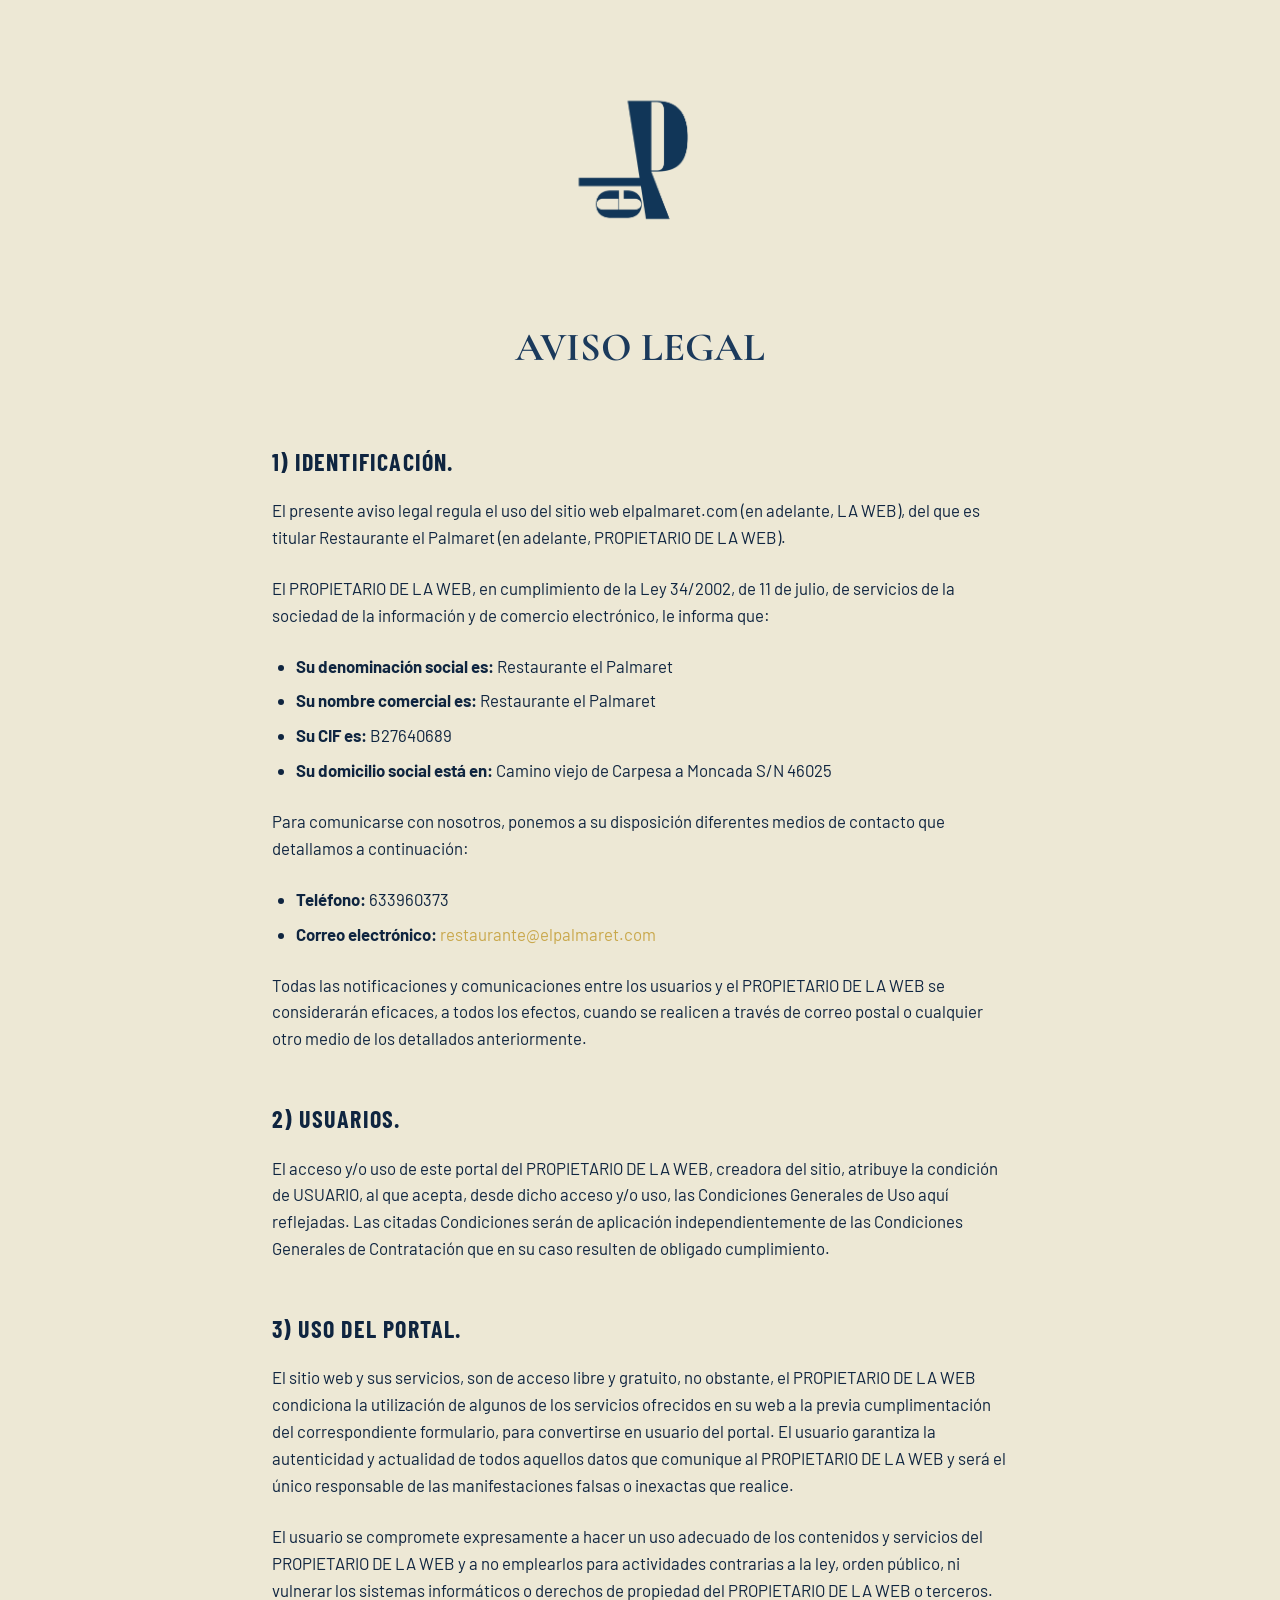
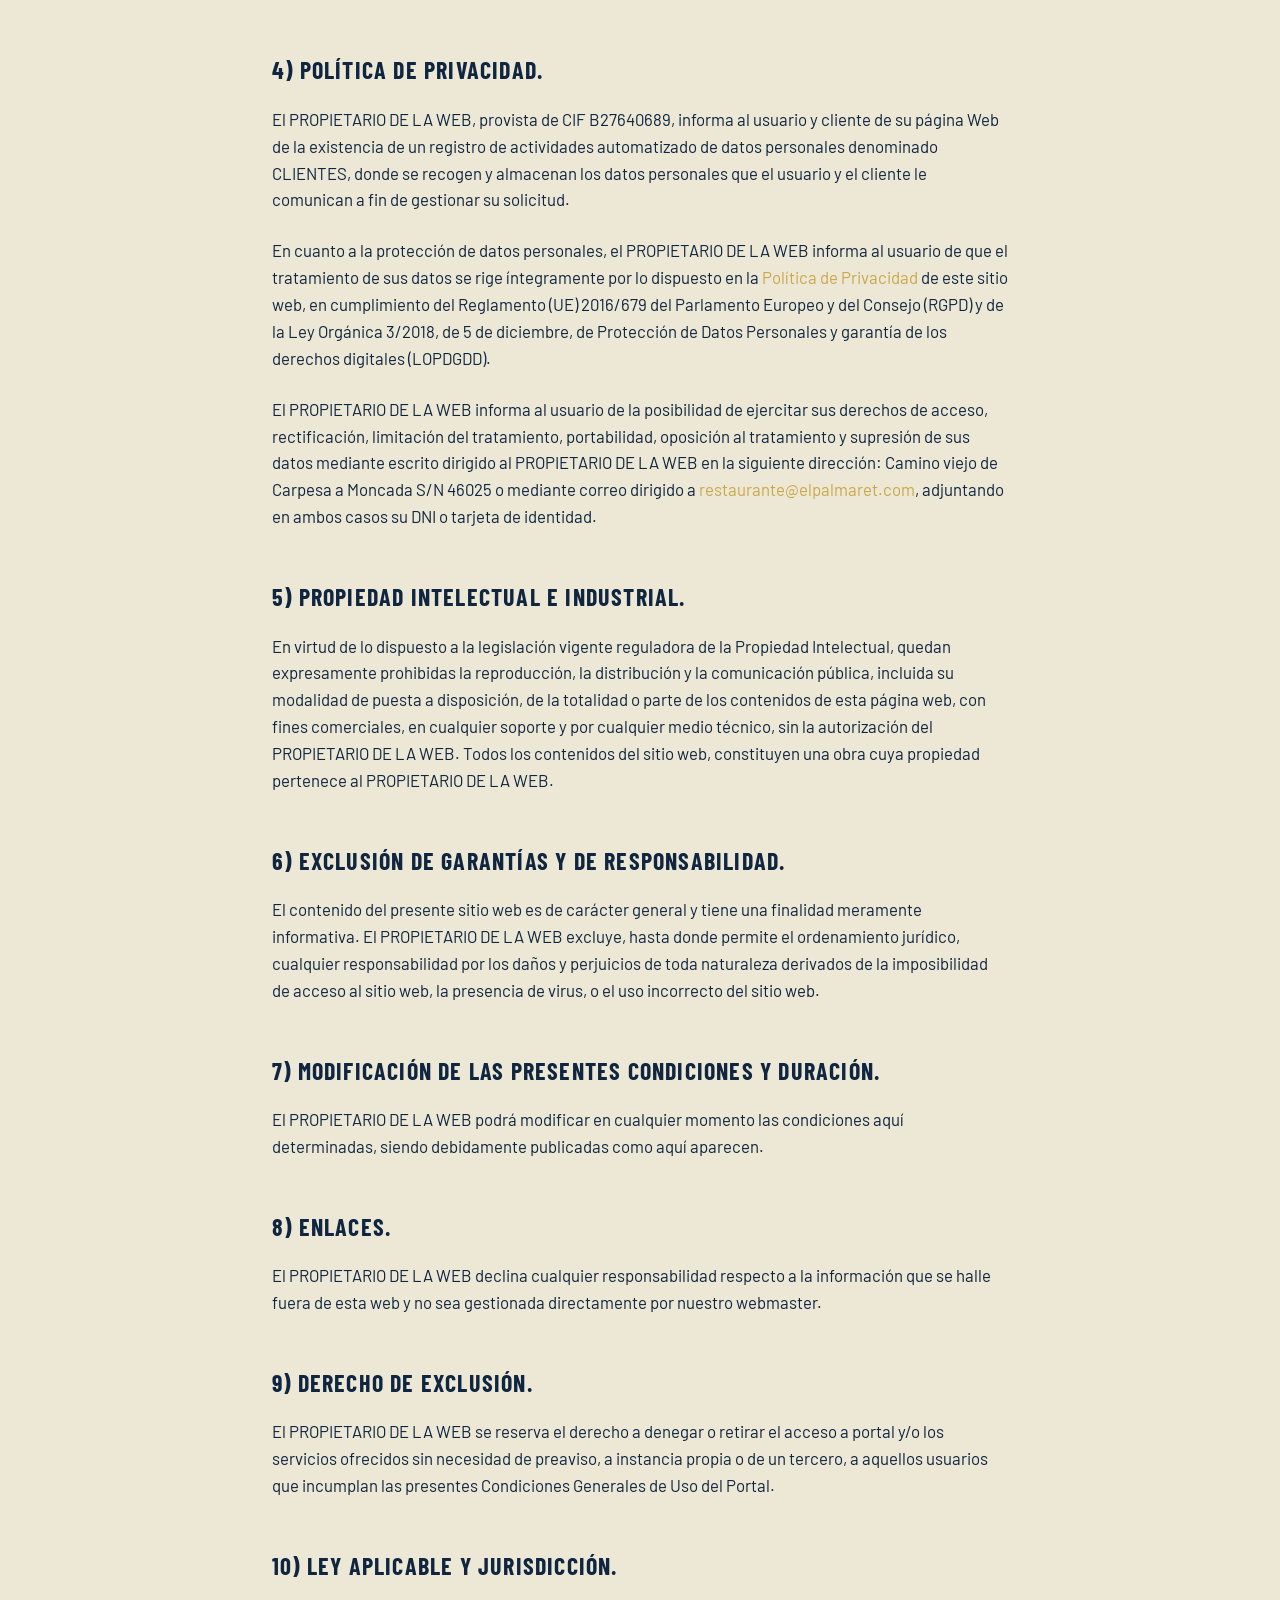
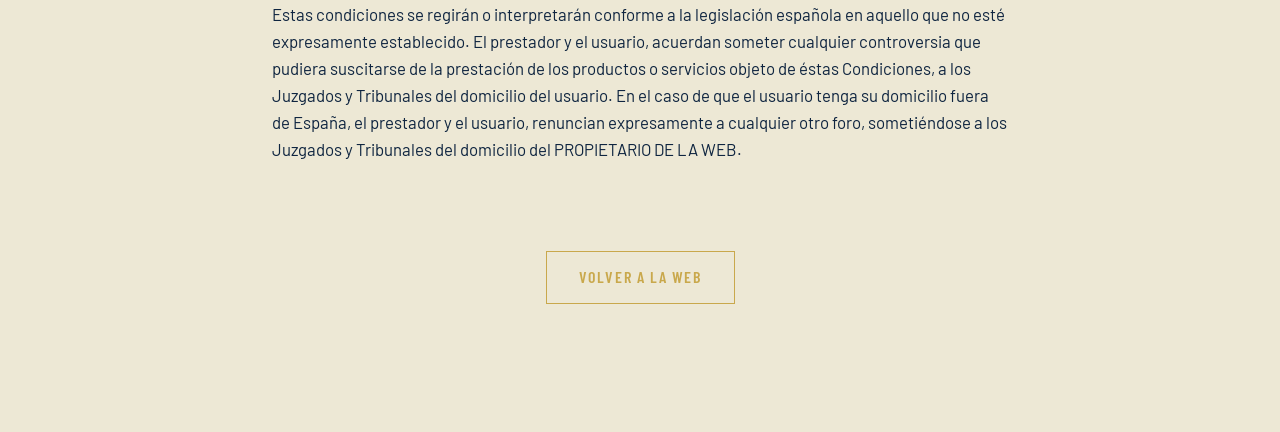
<file: aviso-legal.html>
<!DOCTYPE html>
<html lang="es">

<head>
  <meta charset="UTF-8">
  <meta name="viewport" content="width=device-width, initial-scale=1.0">
  <title>Aviso Legal | Restaurante El Palmaret</title>
  <meta name="description" content="Información legal y condiciones generales de uso del sitio web de Restaurante El Palmaret.">
  <link rel="canonical" href="https://elpalmaret.com/aviso-legal.html">
  <meta name="robots" content="index, follow">

  <!-- Open Graph / Redes Sociales -->
  <meta property="og:type" content="website">
  <meta property="og:site_name" content="Restaurante El Palmaret">
  <meta property="og:title" content="Aviso Legal | Restaurante El Palmaret">
  <meta property="og:description" content="Información legal y condiciones generales de uso del sitio web de Restaurante El Palmaret.">
  <meta property="og:url" content="https://elpalmaret.com/aviso-legal.html">
  <meta property="og:image" content="https://elpalmaret.com/assets/img/og-image.jpg">
  <meta property="og:image:type" content="image/jpeg">
  <meta property="og:image:width" content="1200">
  <meta property="og:image:height" content="630">
  <meta name="twitter:card" content="summary_large_image">
  <meta name="twitter:image" content="https://elpalmaret.com/assets/img/og-image.jpg">
  <link rel="preconnect" href="https://fonts.googleapis.com">
  <link rel="preconnect" href="https://fonts.gstatic.com" crossorigin>
  <link href="https://fonts.googleapis.com/css2?family=Cormorant+Garamond:ital,wght@0,300;0,400;0,500;0,600;1,300;1,400&family=Barlow:wght@300;400;500;600&family=Barlow+Condensed:wght@400;500;600;700&display=swap" rel="stylesheet">
  <link rel="icon" type="image/png" href="assets/img/logojpg.png">
  <link rel="stylesheet" href="assets/css/main.css">
  <style>
    body {
      background-color: var(--cream);
      color: var(--navy-dark);
      font-family: var(--fb);
      line-height: 1.6;
    }
    .legal-container {
      max-width: 800px;
      margin: 0 auto;
      padding: 4rem 2rem 8rem 2rem;
    }
    .legal-header {
      text-align: center;
      margin-bottom: 4rem;
    }
    .legal-logo {
      width: 150px;
      margin-bottom: 2rem;
    }
    .legal-container h1 {
      font-family: var(--fd);
      font-size: 2.5rem;
      margin-bottom: 2rem;
      color: var(--navy);
      text-align: center;
    }
    .legal-container h2 {
      font-family: var(--fc);
      font-size: 1.5rem;
      margin-top: 3rem;
      margin-bottom: 1rem;
      color: var(--navy-dark);
      text-transform: uppercase;
      letter-spacing: 0.05em;
    }
    .legal-container p {
      margin-bottom: 1.5rem;
      font-size: 1.05rem;
    }
    .legal-container ul {
      margin-bottom: 1.5rem;
      padding-left: 1.5rem;
      font-size: 1.05rem;
    }
    .legal-container li {
      margin-bottom: 0.5rem;
    }
    .back-link {
      display: inline-block;
      margin-top: 4rem;
      color: var(--gold);
      text-decoration: none;
      font-family: var(--fc);
      font-weight: 600;
      text-transform: uppercase;
      letter-spacing: 0.1em;
      border: 1px solid var(--gold);
      padding: 0.8rem 2rem;
      transition: all 0.3s;
    }
    .back-link:hover {
      background: var(--gold);
      color: var(--navy-dark);
    }
  </style>
</head>

<body>
  <div class="legal-container">
    <div class="legal-header">
      <a href="index.html">
        <img src="assets/img/logojpg.png" alt="Logo El Palmaret" class="legal-logo">
      </a>
      <h1>AVISO LEGAL</h1>
    </div>

    <h2>1) IDENTIFICACIÓN.</h2>
    <p>El presente aviso legal regula el uso del sitio web elpalmaret.com (en adelante, LA WEB), del que es titular Restaurante el Palmaret (en adelante, PROPIETARIO DE LA WEB).</p>
    <p>El PROPIETARIO DE LA WEB, en cumplimiento de la Ley 34/2002, de 11 de julio, de servicios de la sociedad de la información y de comercio electrónico, le informa que:</p>
    <ul>
      <li><strong>Su denominación social es:</strong> Restaurante el Palmaret</li>
      <li><strong>Su nombre comercial es:</strong> Restaurante el Palmaret</li>
      <li><strong>Su CIF es:</strong> B27640689</li>
      <li><strong>Su domicilio social está en:</strong> Camino viejo de Carpesa a Moncada S/N 46025</li>
    </ul>
    <p>Para comunicarse con nosotros, ponemos a su disposición diferentes medios de contacto que detallamos a continuación:</p>
    <ul>
      <li><strong>Teléfono:</strong> 633960373</li>
      <li><strong>Correo electrónico:</strong> <a href="mailto:restaurante@elpalmaret.com" style="color:var(--gold);text-decoration:none;">restaurante@elpalmaret.com</a></li>
    </ul>
    <p>Todas las notificaciones y comunicaciones entre los usuarios y el PROPIETARIO DE LA WEB se considerarán eficaces, a todos los efectos, cuando se realicen a través de correo postal o cualquier otro medio de los detallados anteriormente.</p>

    <h2>2) USUARIOS.</h2>
    <p>El acceso y/o uso de este portal del PROPIETARIO DE LA WEB, creadora del sitio, atribuye la condición de USUARIO, al que acepta, desde dicho acceso y/o uso, las Condiciones Generales de Uso aquí reflejadas. Las citadas Condiciones serán de aplicación independientemente de las Condiciones Generales de Contratación que en su caso resulten de obligado cumplimiento.</p>

    <h2>3) USO DEL PORTAL.</h2>
    <p>El sitio web y sus servicios, son de acceso libre y gratuito, no obstante, el PROPIETARIO DE LA WEB condiciona la utilización de algunos de los servicios ofrecidos en su web a la previa cumplimentación del correspondiente formulario, para convertirse en usuario del portal. El usuario garantiza la autenticidad y actualidad de todos aquellos datos que comunique al PROPIETARIO DE LA WEB y será el único responsable de las manifestaciones falsas o inexactas que realice.</p>
    <p>El usuario se compromete expresamente a hacer un uso adecuado de los contenidos y servicios del PROPIETARIO DE LA WEB y a no emplearlos para actividades contrarias a la ley, orden público, ni vulnerar los sistemas informáticos o derechos de propiedad del PROPIETARIO DE LA WEB o terceros.</p>

    <h2>4) POLÍTICA DE PRIVACIDAD.</h2>
    <p>El PROPIETARIO DE LA WEB, provista de CIF B27640689, informa al usuario y cliente de su página Web de la existencia de un registro de actividades automatizado de datos personales denominado CLIENTES, donde se recogen y almacenan los datos personales que el usuario y el cliente le comunican a fin de gestionar su solicitud.</p>
    <p>En cuanto a la protección de datos personales, el PROPIETARIO DE LA WEB informa al usuario de que el tratamiento de sus datos se rige íntegramente por lo dispuesto en la <a href="privacidad.html" style="color:var(--gold);text-decoration:none;">Política de Privacidad</a> de este sitio web, en cumplimiento del Reglamento (UE) 2016/679 del Parlamento Europeo y del Consejo (RGPD) y de la Ley Orgánica 3/2018, de 5 de diciembre, de Protección de Datos Personales y garantía de los derechos digitales (LOPDGDD).</p>
    <p>El PROPIETARIO DE LA WEB informa al usuario de la posibilidad de ejercitar sus derechos de acceso, rectificación, limitación del tratamiento, portabilidad, oposición al tratamiento y supresión de sus datos mediante escrito dirigido al PROPIETARIO DE LA WEB en la siguiente dirección: Camino viejo de Carpesa a Moncada S/N 46025 o mediante correo dirigido a <a href="mailto:restaurante@elpalmaret.com" style="color:var(--gold);text-decoration:none;">restaurante@elpalmaret.com</a>, adjuntando en ambos casos su DNI o tarjeta de identidad.</p>

    <h2>5) PROPIEDAD INTELECTUAL E INDUSTRIAL.</h2>
    <p>En virtud de lo dispuesto a la legislación vigente reguladora de la Propiedad Intelectual, quedan expresamente prohibidas la reproducción, la distribución y la comunicación pública, incluida su modalidad de puesta a disposición, de la totalidad o parte de los contenidos de esta página web, con fines comerciales, en cualquier soporte y por cualquier medio técnico, sin la autorización del PROPIETARIO DE LA WEB. Todos los contenidos del sitio web, constituyen una obra cuya propiedad pertenece al PROPIETARIO DE LA WEB.</p>

    <h2>6) EXCLUSIÓN DE GARANTÍAS Y DE RESPONSABILIDAD.</h2>
    <p>El contenido del presente sitio web es de carácter general y tiene una finalidad meramente informativa. El PROPIETARIO DE LA WEB excluye, hasta donde permite el ordenamiento jurídico, cualquier responsabilidad por los daños y perjuicios de toda naturaleza derivados de la imposibilidad de acceso al sitio web, la presencia de virus, o el uso incorrecto del sitio web.</p>

    <h2>7) MODIFICACIÓN DE LAS PRESENTES CONDICIONES Y DURACIÓN.</h2>
    <p>El PROPIETARIO DE LA WEB podrá modificar en cualquier momento las condiciones aquí determinadas, siendo debidamente publicadas como aquí aparecen.</p>

    <h2>8) ENLACES.</h2>
    <p>El PROPIETARIO DE LA WEB declina cualquier responsabilidad respecto a la información que se halle fuera de esta web y no sea gestionada directamente por nuestro webmaster.</p>

    <h2>9) DERECHO DE EXCLUSIÓN.</h2>
    <p>El PROPIETARIO DE LA WEB se reserva el derecho a denegar o retirar el acceso a portal y/o los servicios ofrecidos sin necesidad de preaviso, a instancia propia o de un tercero, a aquellos usuarios que incumplan las presentes Condiciones Generales de Uso del Portal.</p>

    <h2>10) LEY APLICABLE Y JURISDICCIÓN.</h2>
    <p>Estas condiciones se regirán o interpretarán conforme a la legislación española en aquello que no esté expresamente establecido. El prestador y el usuario, acuerdan someter cualquier controversia que pudiera suscitarse de la prestación de los productos o servicios objeto de éstas Condiciones, a los Juzgados y Tribunales del domicilio del usuario. En el caso de que el usuario tenga su domicilio fuera de España, el prestador y el usuario, renuncian expresamente a cualquier otro foro, sometiéndose a los Juzgados y Tribunales del domicilio del PROPIETARIO DE LA WEB.</p>

    <div style="text-align: center;">
      <a href="index.html" class="back-link">Volver a la web</a>
    </div>
  </div>
</body>
</html>
</file>
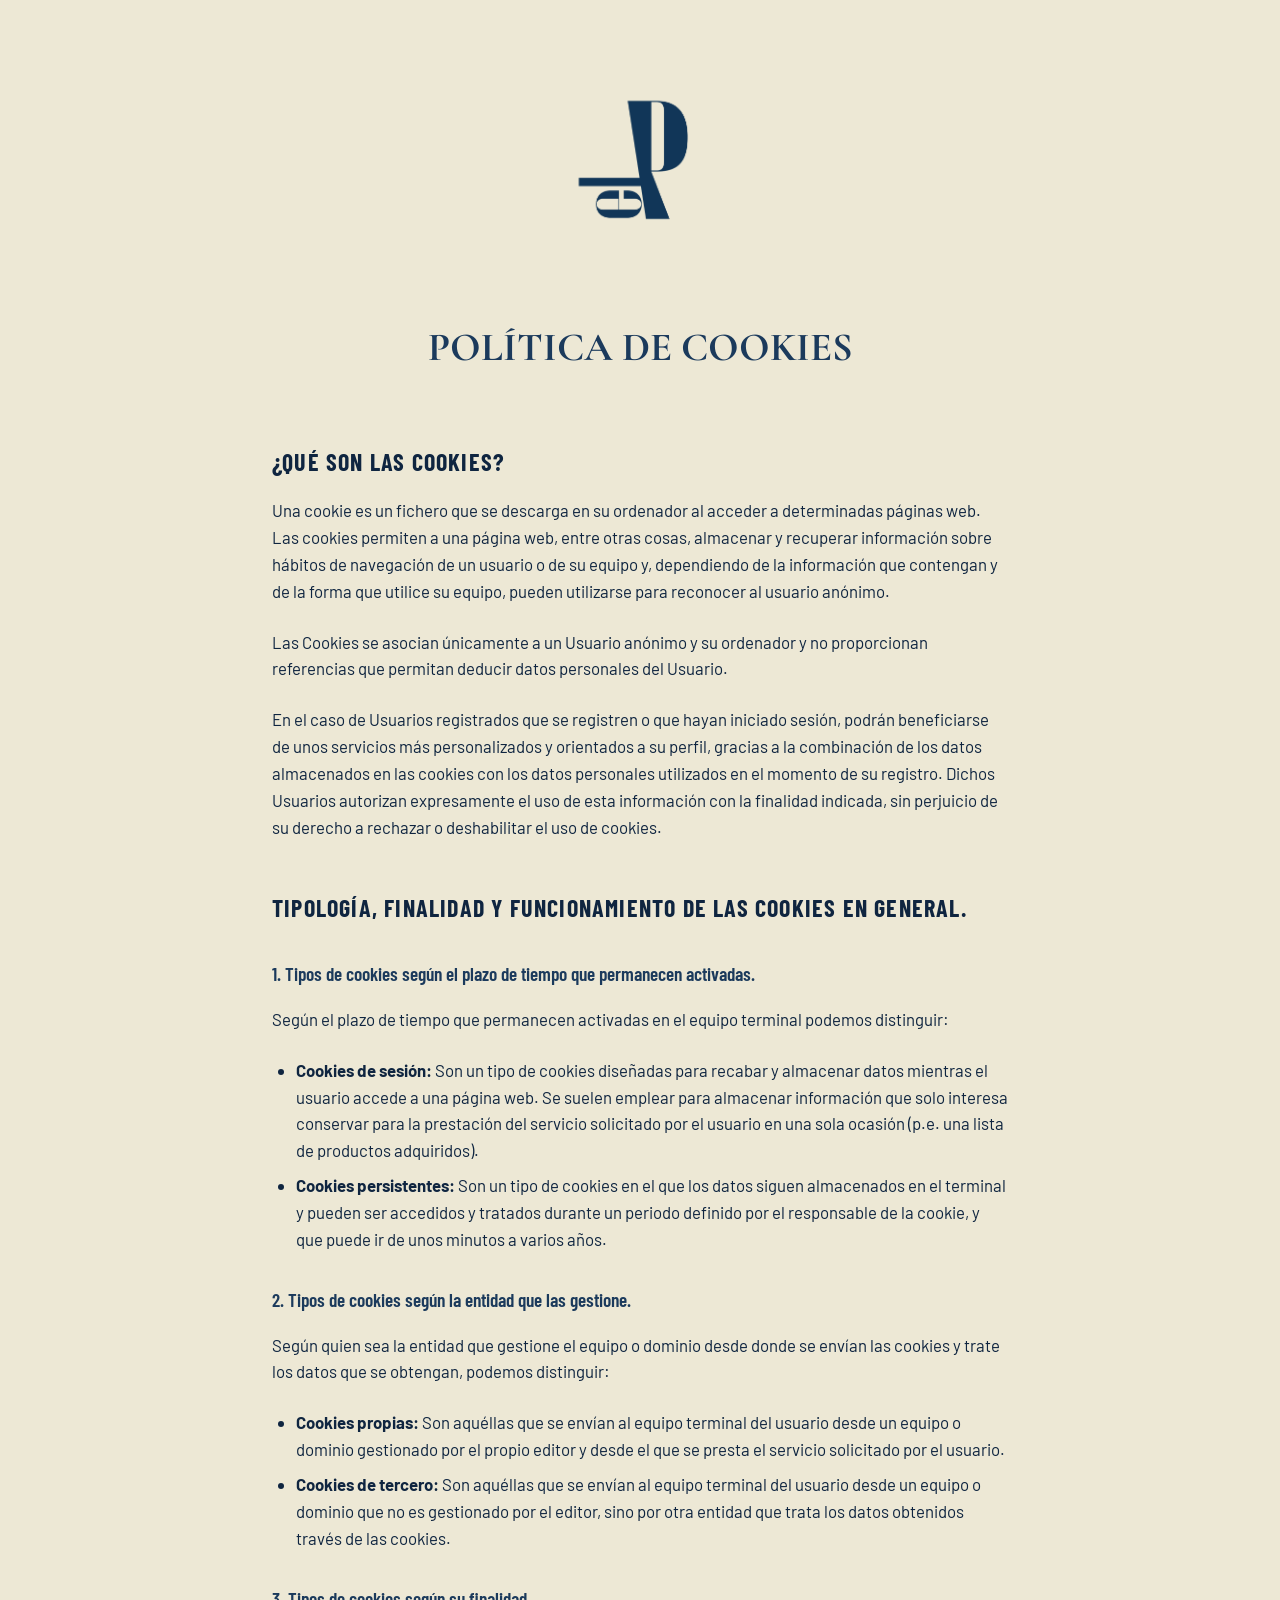
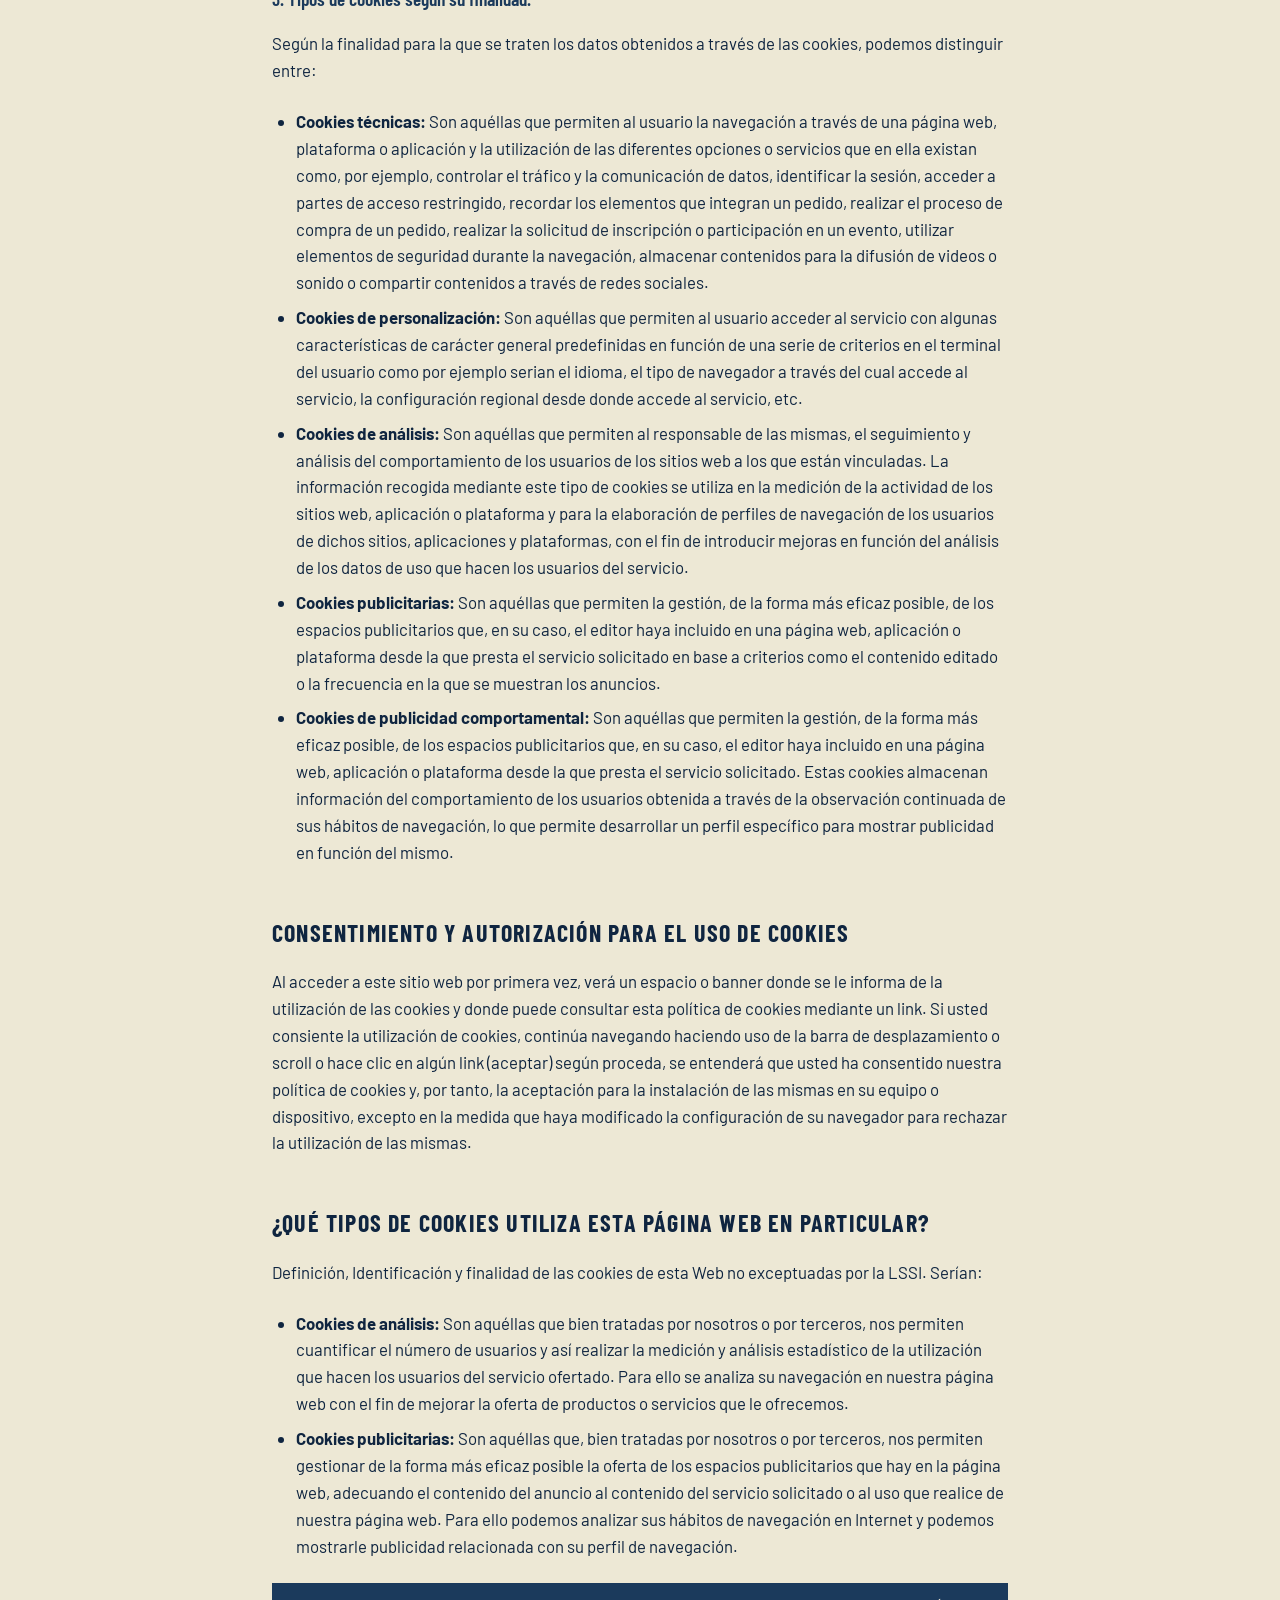
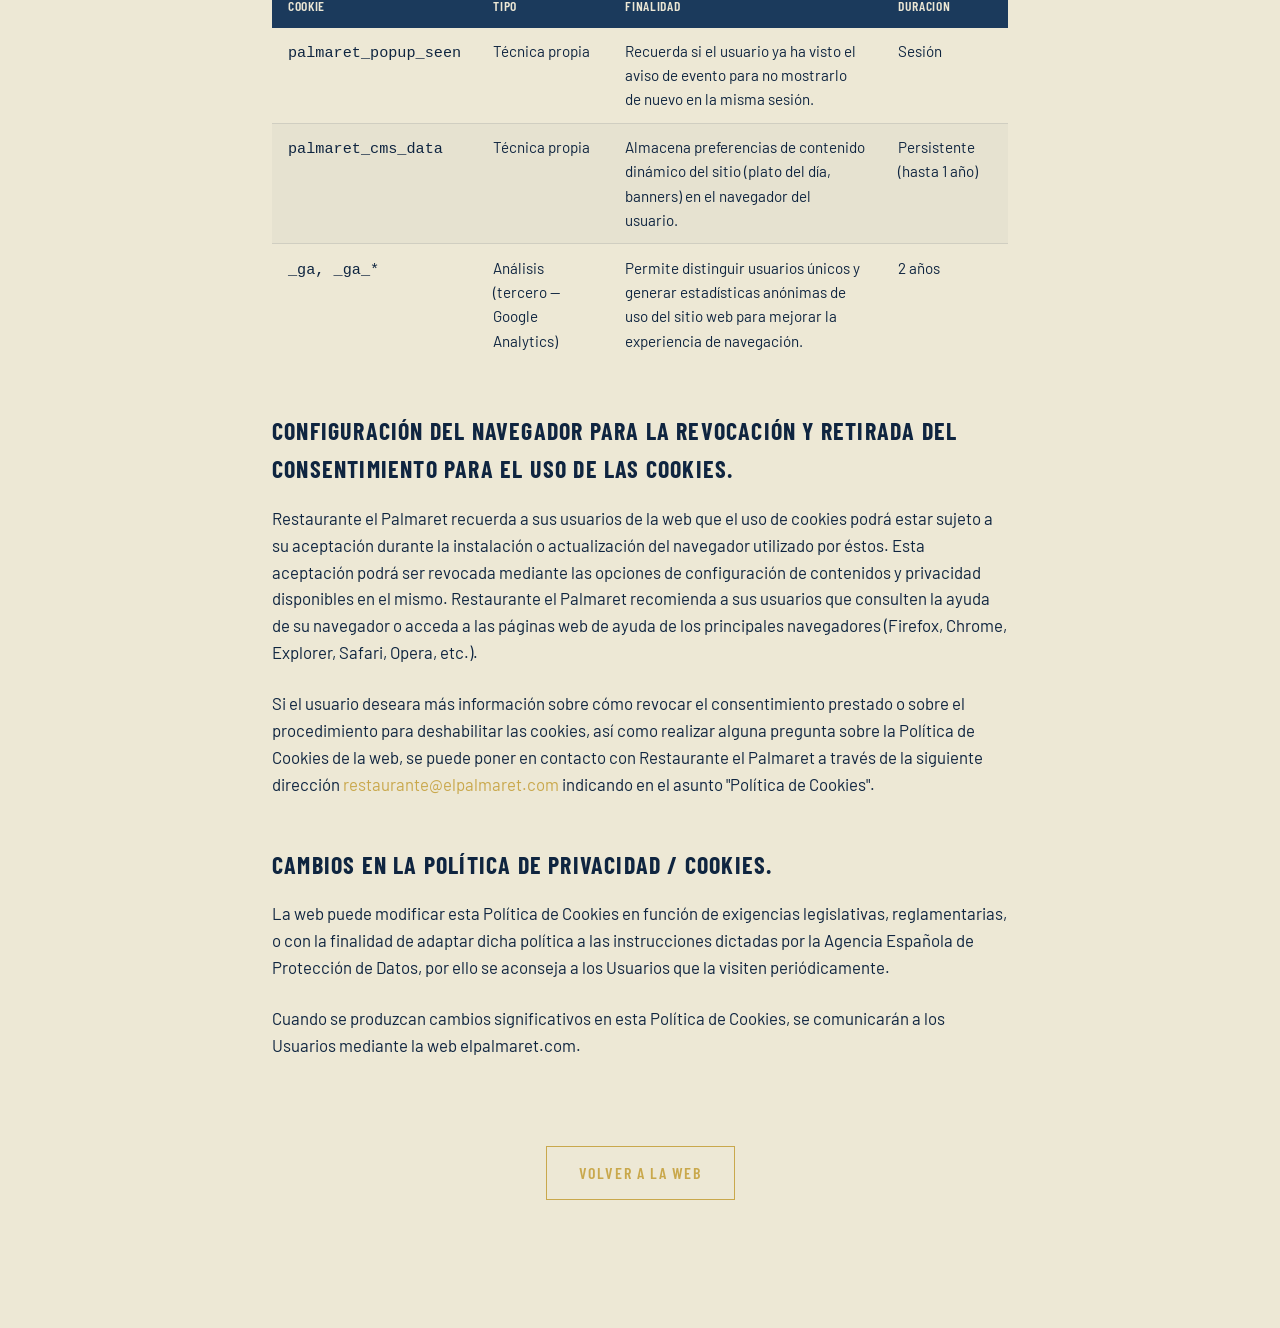
<file: cookies.html>
<!DOCTYPE html>
<html lang="es">

<head>
  <meta charset="UTF-8">
  <meta name="viewport" content="width=device-width, initial-scale=1.0">
  <title>Política de Cookies | Restaurante El Palmaret</title>
  <meta name="description" content="Información detallada sobre el uso y configuración de cookies en el sitio web de Restaurante El Palmaret.">
  <link rel="canonical" href="https://elpalmaret.com/cookies.html">
  <meta name="robots" content="index, follow">

  <!-- Open Graph / Redes Sociales -->
  <meta property="og:type" content="website">
  <meta property="og:site_name" content="Restaurante El Palmaret">
  <meta property="og:title" content="Política de Cookies | Restaurante El Palmaret">
  <meta property="og:description" content="Información detallada sobre el uso y configuración de cookies en el sitio web de Restaurante El Palmaret.">
  <meta property="og:url" content="https://elpalmaret.com/cookies.html">
  <meta property="og:image" content="https://elpalmaret.com/assets/img/og-image.jpg">
  <meta property="og:image:type" content="image/jpeg">
  <meta property="og:image:width" content="1200">
  <meta property="og:image:height" content="630">
  <meta name="twitter:card" content="summary_large_image">
  <meta name="twitter:image" content="https://elpalmaret.com/assets/img/og-image.jpg">
  <link rel="preconnect" href="https://fonts.googleapis.com">
  <link rel="preconnect" href="https://fonts.gstatic.com" crossorigin>
  <link href="https://fonts.googleapis.com/css2?family=Cormorant+Garamond:ital,wght@0,300;0,400;0,500;0,600;1,300;1,400&family=Barlow:wght@300;400;500;600&family=Barlow+Condensed:wght@400;500;600;700&display=swap" rel="stylesheet">
  <link rel="icon" type="image/png" href="assets/img/logojpg.png">
  <link rel="stylesheet" href="assets/css/main.css">
  <style>
    body {
      background-color: var(--cream);
      color: var(--navy-dark);
      font-family: var(--fb);
      line-height: 1.6;
    }
    .legal-container {
      max-width: 800px;
      margin: 0 auto;
      padding: 4rem 2rem 8rem 2rem;
    }
    .legal-header {
      text-align: center;
      margin-bottom: 4rem;
    }
    .legal-logo {
      width: 150px;
      margin-bottom: 2rem;
    }
    .legal-container h1 {
      font-family: var(--fd);
      font-size: 2.5rem;
      margin-bottom: 2rem;
      color: var(--navy);
      text-align: center;
    }
    .legal-container h2 {
      font-family: var(--fc);
      font-size: 1.5rem;
      margin-top: 3rem;
      margin-bottom: 1rem;
      color: var(--navy-dark);
      text-transform: uppercase;
      letter-spacing: 0.05em;
    }
    .legal-container h3 {
      font-family: var(--fc);
      font-size: 1.2rem;
      margin-top: 2rem;
      margin-bottom: 1rem;
      color: var(--navy);
      font-weight: 600;
    }
    .legal-container p {
      margin-bottom: 1.5rem;
      font-size: 1.05rem;
    }
    .legal-container ul {
      margin-bottom: 1.5rem;
      padding-left: 1.5rem;
      font-size: 1.05rem;
    }
    .legal-container li {
      margin-bottom: 0.5rem;
    }
    .back-link {
      display: inline-block;
      margin-top: 4rem;
      color: var(--gold);
      text-decoration: none;
      font-family: var(--fc);
      font-weight: 600;
      text-transform: uppercase;
      letter-spacing: 0.1em;
      border: 1px solid var(--gold);
      padding: 0.8rem 2rem;
      transition: all 0.3s;
    }
    .back-link:hover {
      background: var(--gold);
      color: var(--navy-dark);
    }
  </style>
</head>

<body>
  <div class="legal-container">
    <div class="legal-header">
      <a href="index.html">
        <img src="assets/img/logojpg.png" alt="Logo El Palmaret" class="legal-logo">
      </a>
      <h1>POLÍTICA DE COOKIES</h1>
    </div>

    <h2>¿Qué son las cookies?</h2>
    <p>Una cookie es un fichero que se descarga en su ordenador al acceder a determinadas páginas web. Las cookies permiten a una página web, entre otras cosas, almacenar y recuperar información sobre hábitos de navegación de un usuario o de su equipo y, dependiendo de la información que contengan y de la forma que utilice su equipo, pueden utilizarse para reconocer al usuario anónimo.</p>
    <p>Las Cookies se asocian únicamente a un Usuario anónimo y su ordenador y no proporcionan referencias que permitan deducir datos personales del Usuario.</p>
    <p>En el caso de Usuarios registrados que se registren o que hayan iniciado sesión, podrán beneficiarse de unos servicios más personalizados y orientados a su perfil, gracias a la combinación de los datos almacenados en las cookies con los datos personales utilizados en el momento de su registro. Dichos Usuarios autorizan expresamente el uso de esta información con la finalidad indicada, sin perjuicio de su derecho a rechazar o deshabilitar el uso de cookies.</p>

    <h2>Tipología, finalidad y funcionamiento de las Cookies en General.</h2>
    
    <h3>1. Tipos de cookies según el plazo de tiempo que permanecen activadas.</h3>
    <p>Según el plazo de tiempo que permanecen activadas en el equipo terminal podemos distinguir:</p>
    <ul>
      <li><strong>Cookies de sesión:</strong> Son un tipo de cookies diseñadas para recabar y almacenar datos mientras el usuario accede a una página web. Se suelen emplear para almacenar información que solo interesa conservar para la prestación del servicio solicitado por el usuario en una sola ocasión (p.e. una lista de productos adquiridos).</li>
      <li><strong>Cookies persistentes:</strong> Son un tipo de cookies en el que los datos siguen almacenados en el terminal y pueden ser accedidos y tratados durante un periodo definido por el responsable de la cookie, y que puede ir de unos minutos a varios años.</li>
    </ul>

    <h3>2. Tipos de cookies según la entidad que las gestione.</h3>
    <p>Según quien sea la entidad que gestione el equipo o dominio desde donde se envían las cookies y trate los datos que se obtengan, podemos distinguir:</p>
    <ul>
      <li><strong>Cookies propias:</strong> Son aquéllas que se envían al equipo terminal del usuario desde un equipo o dominio gestionado por el propio editor y desde el que se presta el servicio solicitado por el usuario.</li>
      <li><strong>Cookies de tercero:</strong> Son aquéllas que se envían al equipo terminal del usuario desde un equipo o dominio que no es gestionado por el editor, sino por otra entidad que trata los datos obtenidos través de las cookies.</li>
    </ul>

    <h3>3. Tipos de cookies según su finalidad.</h3>
    <p>Según la finalidad para la que se traten los datos obtenidos a través de las cookies, podemos distinguir entre:</p>
    <ul>
      <li><strong>Cookies técnicas:</strong> Son aquéllas que permiten al usuario la navegación a través de una página web, plataforma o aplicación y la utilización de las diferentes opciones o servicios que en ella existan como, por ejemplo, controlar el tráfico y la comunicación de datos, identificar la sesión, acceder a partes de acceso restringido, recordar los elementos que integran un pedido, realizar el proceso de compra de un pedido, realizar la solicitud de inscripción o participación en un evento, utilizar elementos de seguridad durante la navegación, almacenar contenidos para la difusión de videos o sonido o compartir contenidos a través de redes sociales.</li>
      <li><strong>Cookies de personalización:</strong> Son aquéllas que permiten al usuario acceder al servicio con algunas características de carácter general predefinidas en función de una serie de criterios en el terminal del usuario como por ejemplo serian el idioma, el tipo de navegador a través del cual accede al servicio, la configuración regional desde donde accede al servicio, etc.</li>
      <li><strong>Cookies de análisis:</strong> Son aquéllas que permiten al responsable de las mismas, el seguimiento y análisis del comportamiento de los usuarios de los sitios web a los que están vinculadas. La información recogida mediante este tipo de cookies se utiliza en la medición de la actividad de los sitios web, aplicación o plataforma y para la elaboración de perfiles de navegación de los usuarios de dichos sitios, aplicaciones y plataformas, con el fin de introducir mejoras en función del análisis de los datos de uso que hacen los usuarios del servicio.</li>
      <li><strong>Cookies publicitarias:</strong> Son aquéllas que permiten la gestión, de la forma más eficaz posible, de los espacios publicitarios que, en su caso, el editor haya incluido en una página web, aplicación o plataforma desde la que presta el servicio solicitado en base a criterios como el contenido editado o la frecuencia en la que se muestran los anuncios.</li>
      <li><strong>Cookies de publicidad comportamental:</strong> Son aquéllas que permiten la gestión, de la forma más eficaz posible, de los espacios publicitarios que, en su caso, el editor haya incluido en una página web, aplicación o plataforma desde la que presta el servicio solicitado. Estas cookies almacenan información del comportamiento de los usuarios obtenida a través de la observación continuada de sus hábitos de navegación, lo que permite desarrollar un perfil específico para mostrar publicidad en función del mismo.</li>
    </ul>

    <h2>Consentimiento y Autorización para el uso de cookies</h2>
    <p>Al acceder a este sitio web por primera vez, verá un espacio o banner donde se le informa de la utilización de las cookies y donde puede consultar esta política de cookies mediante un link. Si usted consiente la utilización de cookies, continúa navegando haciendo uso de la barra de desplazamiento o scroll o hace clic en algún link (aceptar) según proceda, se entenderá que usted ha consentido nuestra política de cookies y, por tanto, la aceptación para la instalación de las mismas en su equipo o dispositivo, excepto en la medida que haya modificado la configuración de su navegador para rechazar la utilización de las mismas.</p>

    <h2>¿Qué tipos de cookies utiliza esta página web en particular?</h2>
    <p>Definición, Identificación y finalidad de las cookies de esta Web no exceptuadas por la LSSI. Serían:</p>
    <ul>
      <li><strong>Cookies de análisis:</strong> Son aquéllas que bien tratadas por nosotros o por terceros, nos permiten cuantificar el número de usuarios y así realizar la medición y análisis estadístico de la utilización que hacen los usuarios del servicio ofertado. Para ello se analiza su navegación en nuestra página web con el fin de mejorar la oferta de productos o servicios que le ofrecemos.</li>
      <li><strong>Cookies publicitarias:</strong> Son aquéllas que, bien tratadas por nosotros o por terceros, nos permiten gestionar de la forma más eficaz posible la oferta de los espacios publicitarios que hay en la página web, adecuando el contenido del anuncio al contenido del servicio solicitado o al uso que realice de nuestra página web. Para ello podemos analizar sus hábitos de navegación en Internet y podemos mostrarle publicidad relacionada con su perfil de navegación.</li>
    </ul>
    
    <style>
      .cookie-table { width: 100%; border-collapse: collapse; margin: 1.5rem 0 2rem 0; font-size: 0.95rem; }
      .cookie-table th { background: var(--navy); color: var(--cream); padding: 0.7rem 1rem; text-align: left; font-family: var(--fc); font-weight: 600; text-transform: uppercase; letter-spacing: 0.05em; font-size: 0.85rem; }
      .cookie-table td { padding: 0.7rem 1rem; border-bottom: 1px solid rgba(15,37,64,0.1); vertical-align: top; }
      .cookie-table tr:last-child td { border-bottom: none; }
      .cookie-table tr:nth-child(even) td { background: rgba(15,37,64,0.03); }
    </style>
    <table class="cookie-table">
      <thead>
        <tr>
          <th>Cookie</th>
          <th>Tipo</th>
          <th>Finalidad</th>
          <th>Duración</th>
        </tr>
      </thead>
      <tbody>
        <tr>
          <td><code>palmaret_popup_seen</code></td>
          <td>Técnica propia</td>
          <td>Recuerda si el usuario ya ha visto el aviso de evento para no mostrarlo de nuevo en la misma sesión.</td>
          <td>Sesión</td>
        </tr>
        <tr>
          <td><code>palmaret_cms_data</code></td>
          <td>Técnica propia</td>
          <td>Almacena preferencias de contenido dinámico del sitio (plato del día, banners) en el navegador del usuario.</td>
          <td>Persistente (hasta 1 año)</td>
        </tr>
        <tr>
          <td><code>_ga, _ga_*</code></td>
          <td>Análisis (tercero — Google Analytics)</td>
          <td>Permite distinguir usuarios únicos y generar estadísticas anónimas de uso del sitio web para mejorar la experiencia de navegación.</td>
          <td>2 años</td>
        </tr>
      </tbody>
    </table>

    <h2>Configuración del navegador para la revocación y retirada del consentimiento para el uso de las cookies.</h2>
    <p>Restaurante el Palmaret recuerda a sus usuarios de la web que el uso de cookies podrá estar sujeto a su aceptación durante la instalación o actualización del navegador utilizado por éstos. Esta aceptación podrá ser revocada mediante las opciones de configuración de contenidos y privacidad disponibles en el mismo. Restaurante el Palmaret recomienda a sus usuarios que consulten la ayuda de su navegador o acceda a las páginas web de ayuda de los principales navegadores (Firefox, Chrome, Explorer, Safari, Opera, etc.).</p>
    <p>Si el usuario deseara más información sobre cómo revocar el consentimiento prestado o sobre el procedimiento para deshabilitar las cookies, así como realizar alguna pregunta sobre la Política de Cookies de la web, se puede poner en contacto con Restaurante el Palmaret a través de la siguiente dirección <a href="mailto:restaurante@elpalmaret.com" style="color:var(--gold);text-decoration:none;">restaurante@elpalmaret.com</a> indicando en el asunto "Política de Cookies".</p>

    <h2>Cambios en la política de Privacidad / Cookies.</h2>
    <p>La web puede modificar esta Política de Cookies en función de exigencias legislativas, reglamentarias, o con la finalidad de adaptar dicha política a las instrucciones dictadas por la Agencia Española de Protección de Datos, por ello se aconseja a los Usuarios que la visiten periódicamente.</p>
    <p>Cuando se produzcan cambios significativos en esta Política de Cookies, se comunicarán a los Usuarios mediante la web elpalmaret.com.</p>

    <div style="text-align: center;">
      <a href="index.html" class="back-link">Volver a la web</a>
    </div>
  </div>
</body>
</html>
</file>
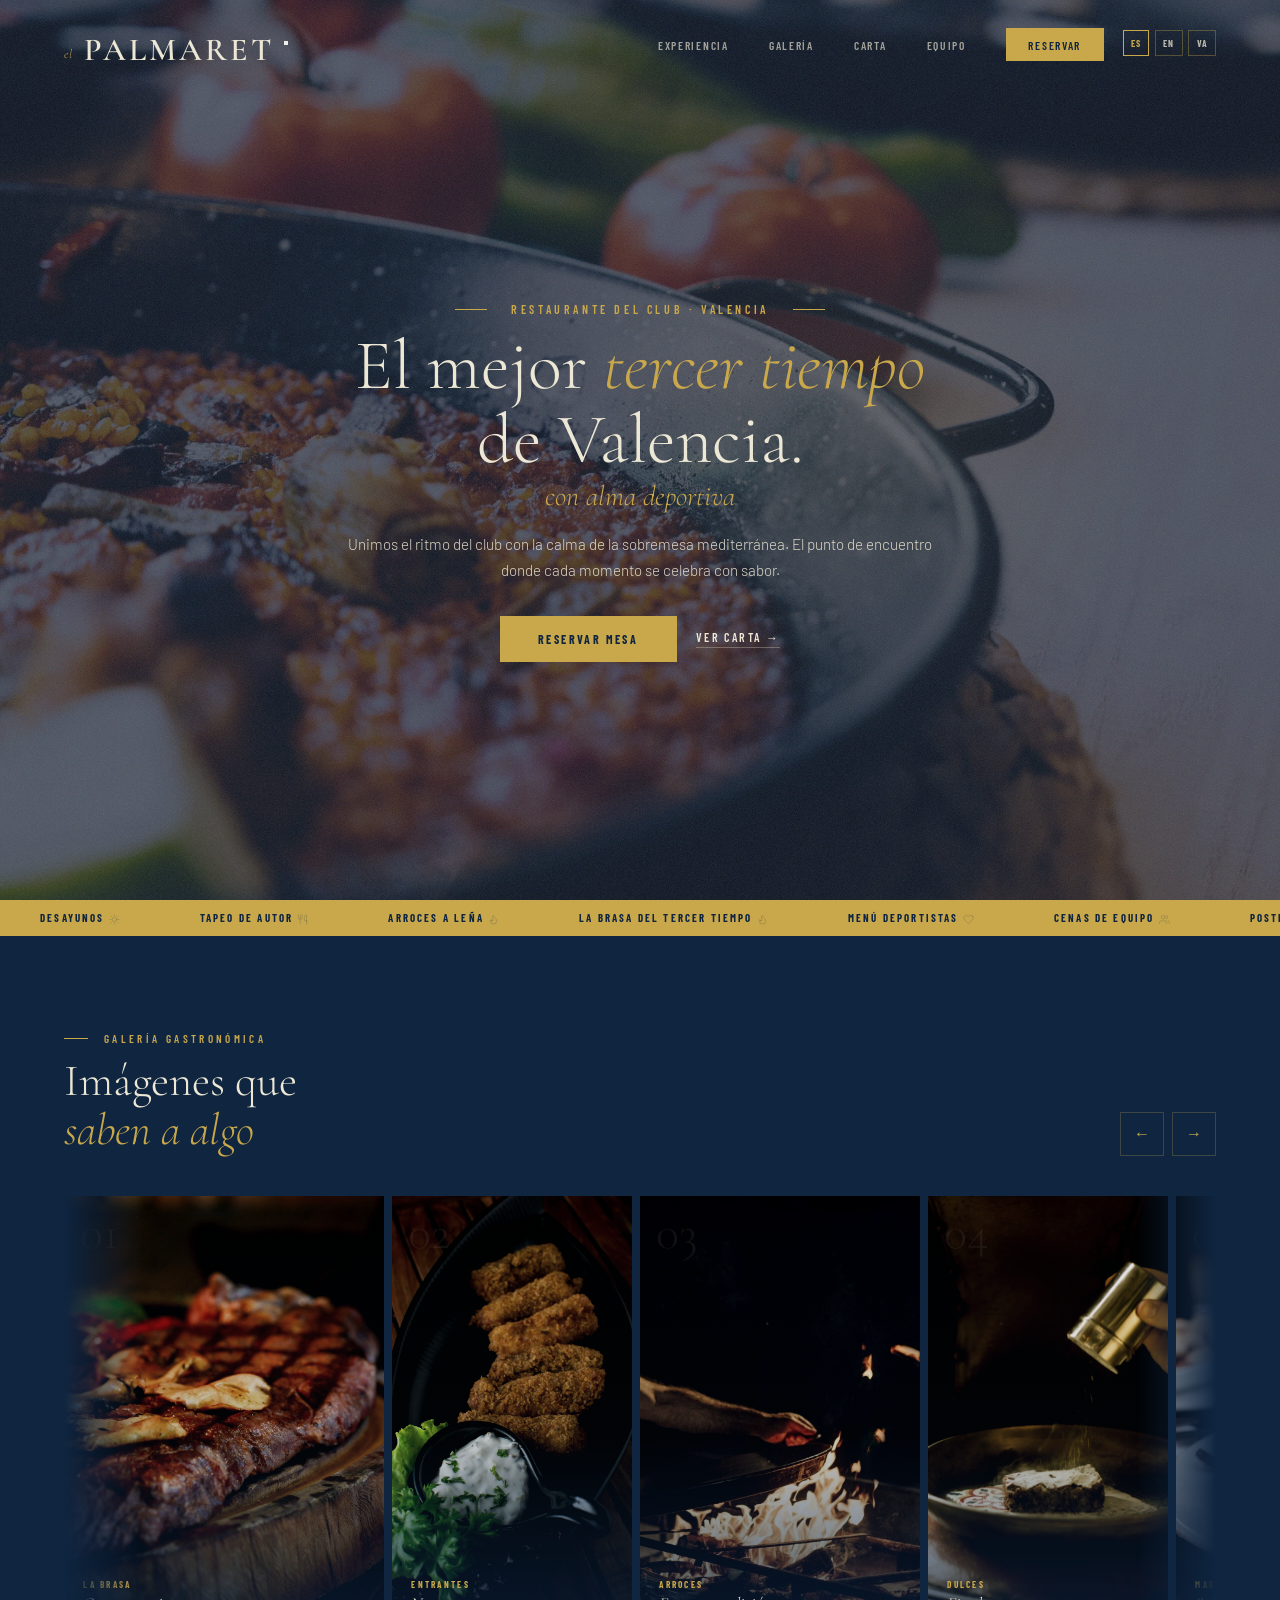
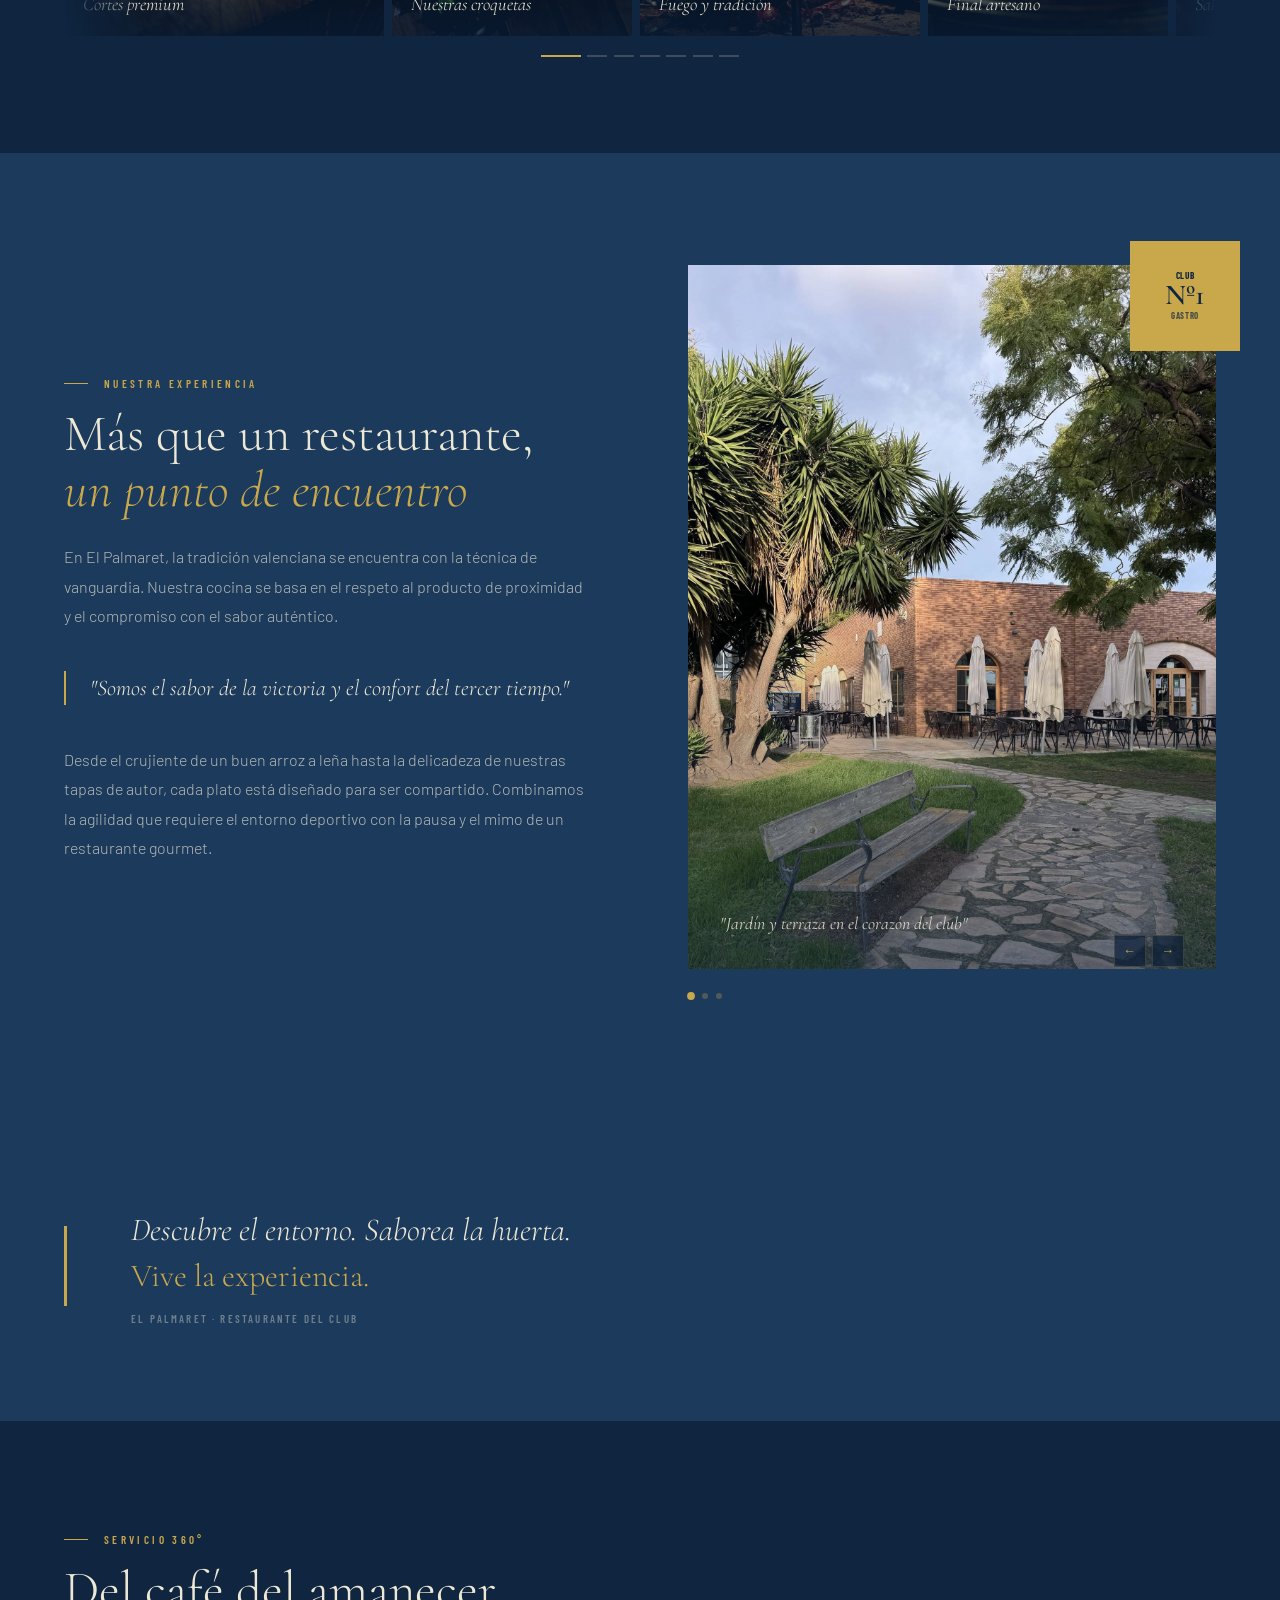
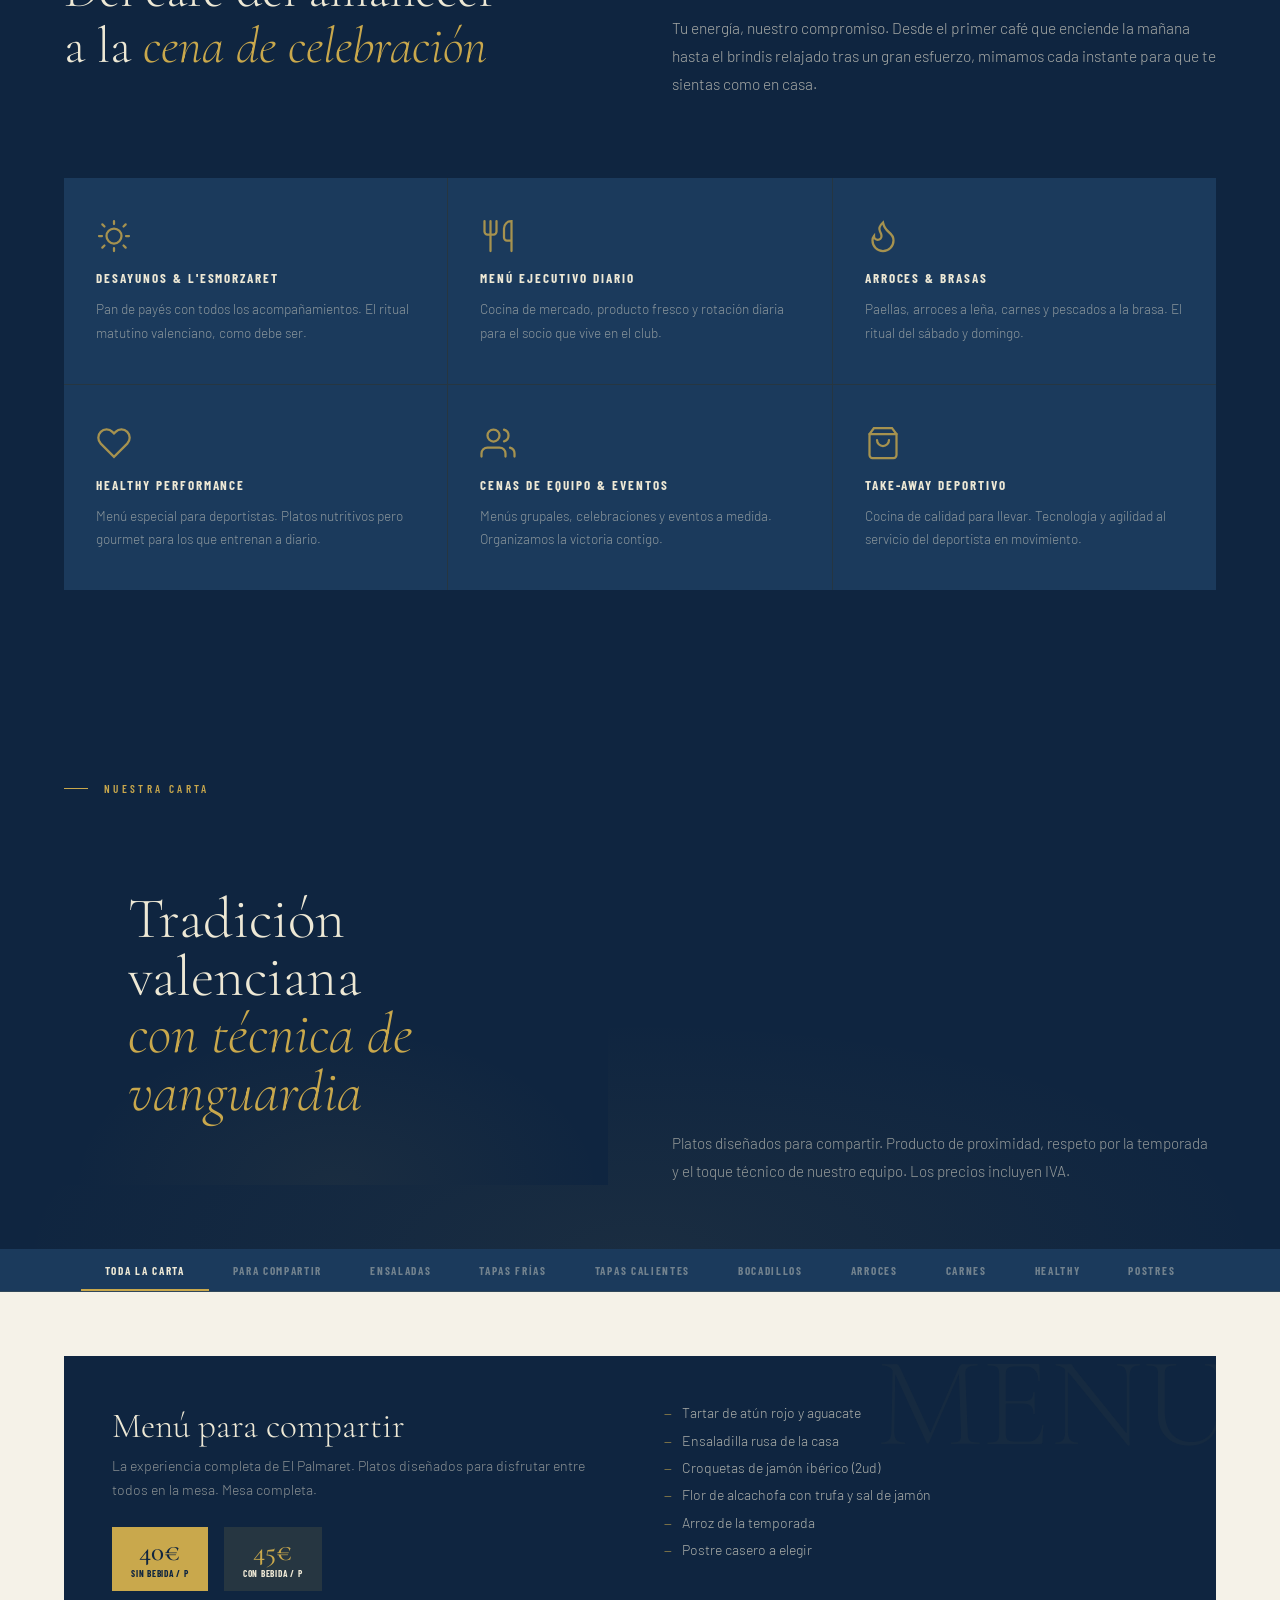
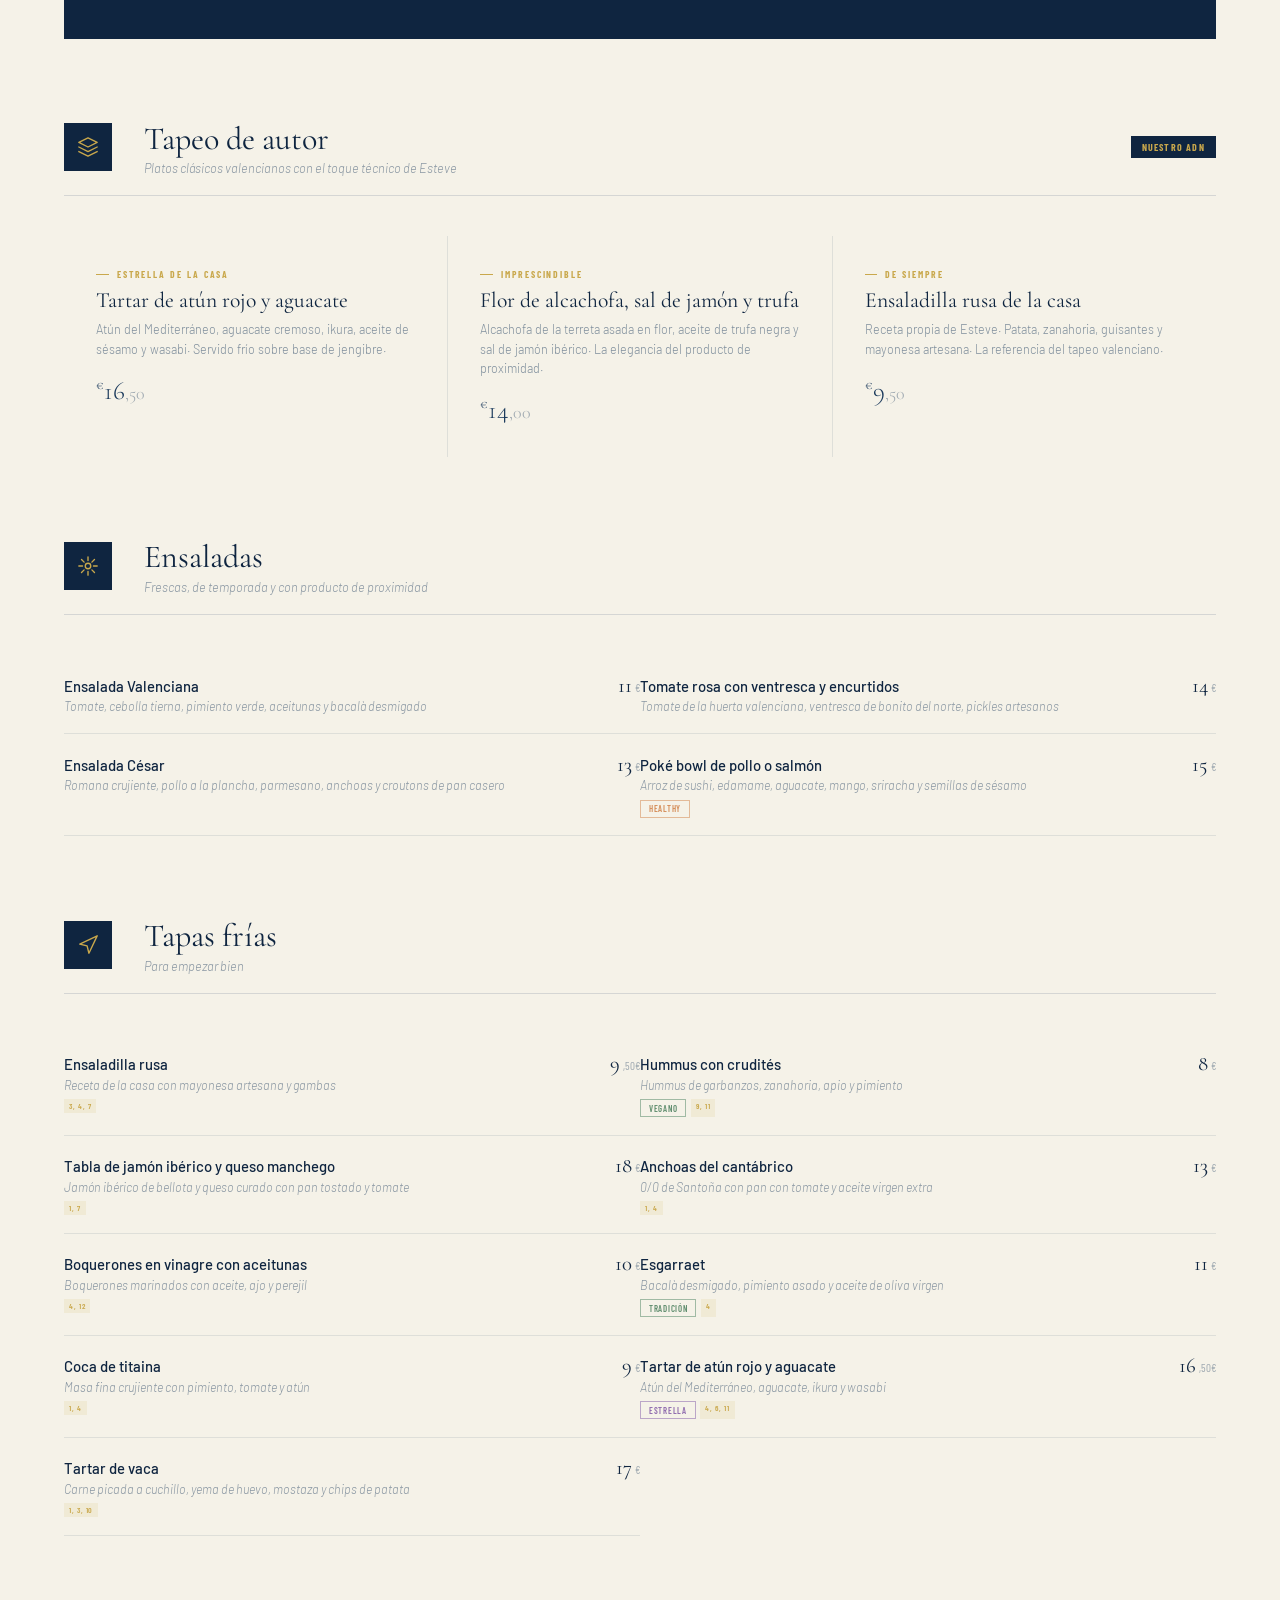
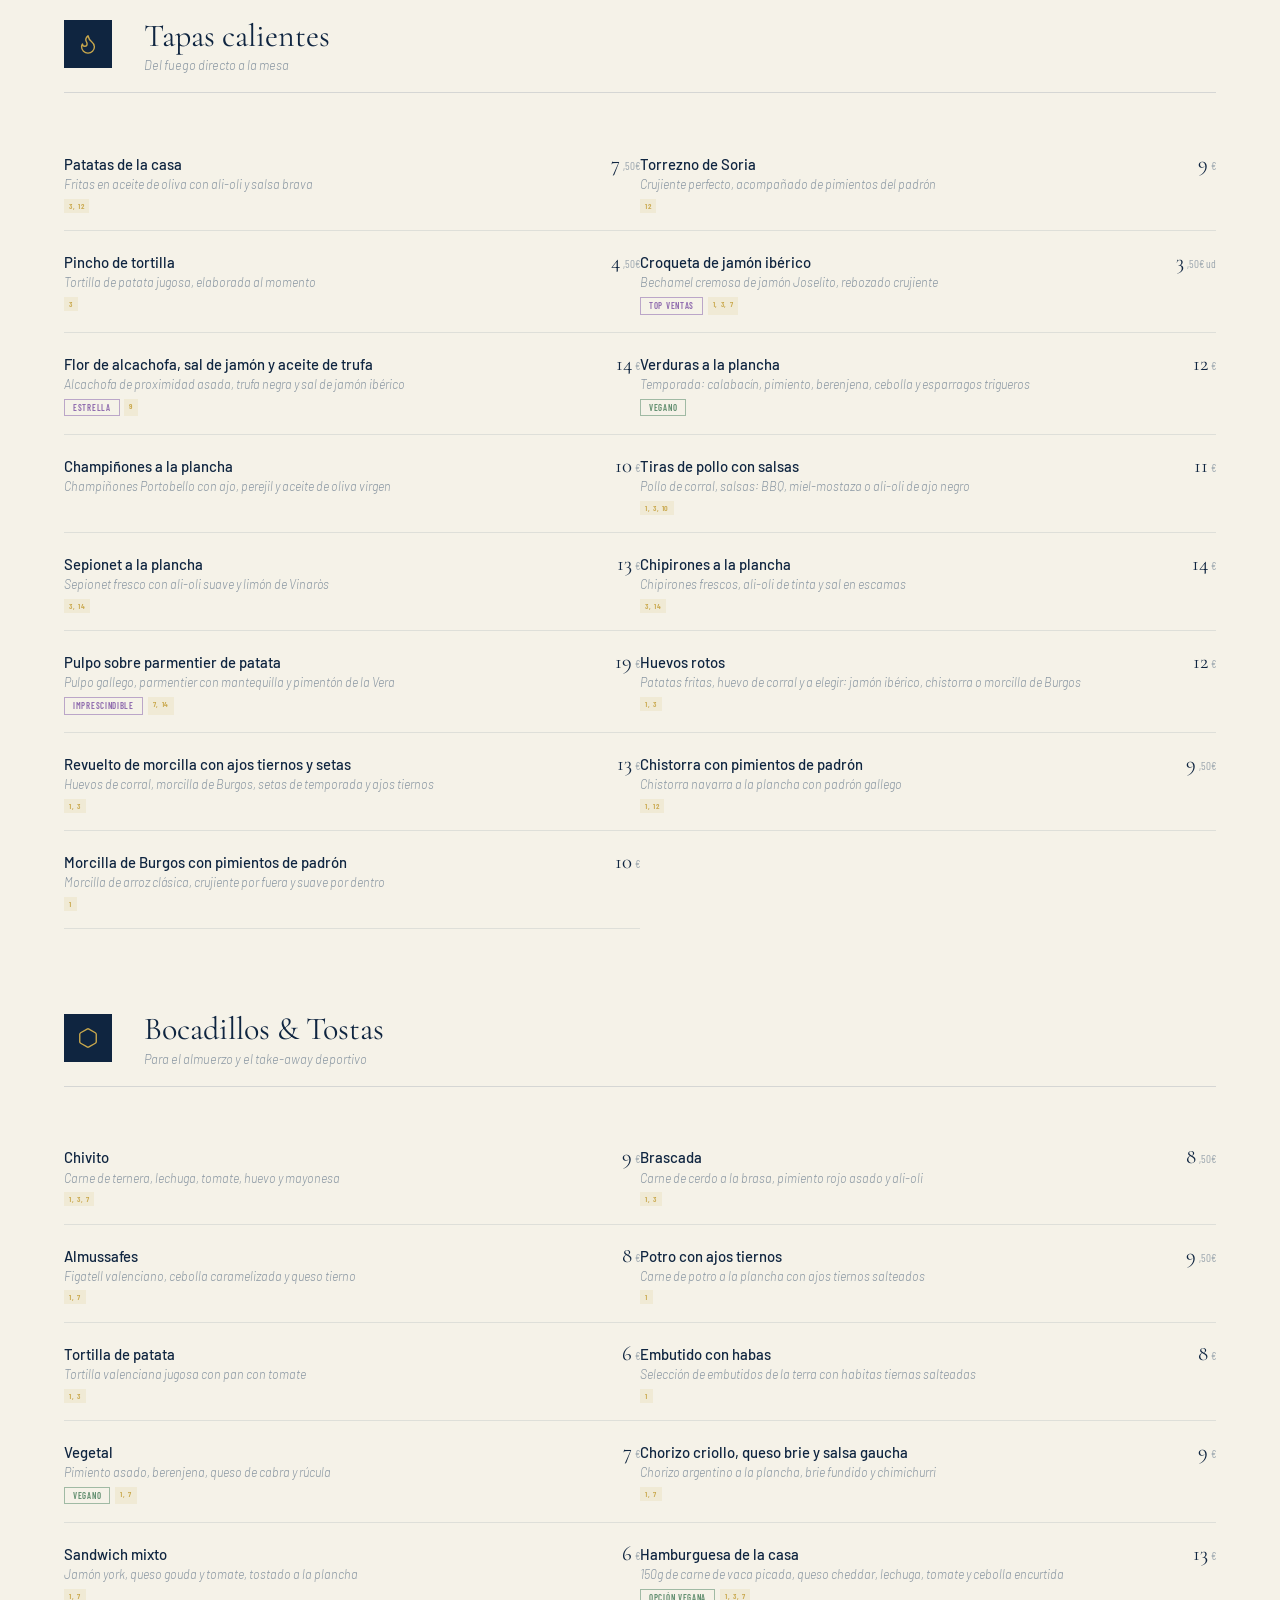
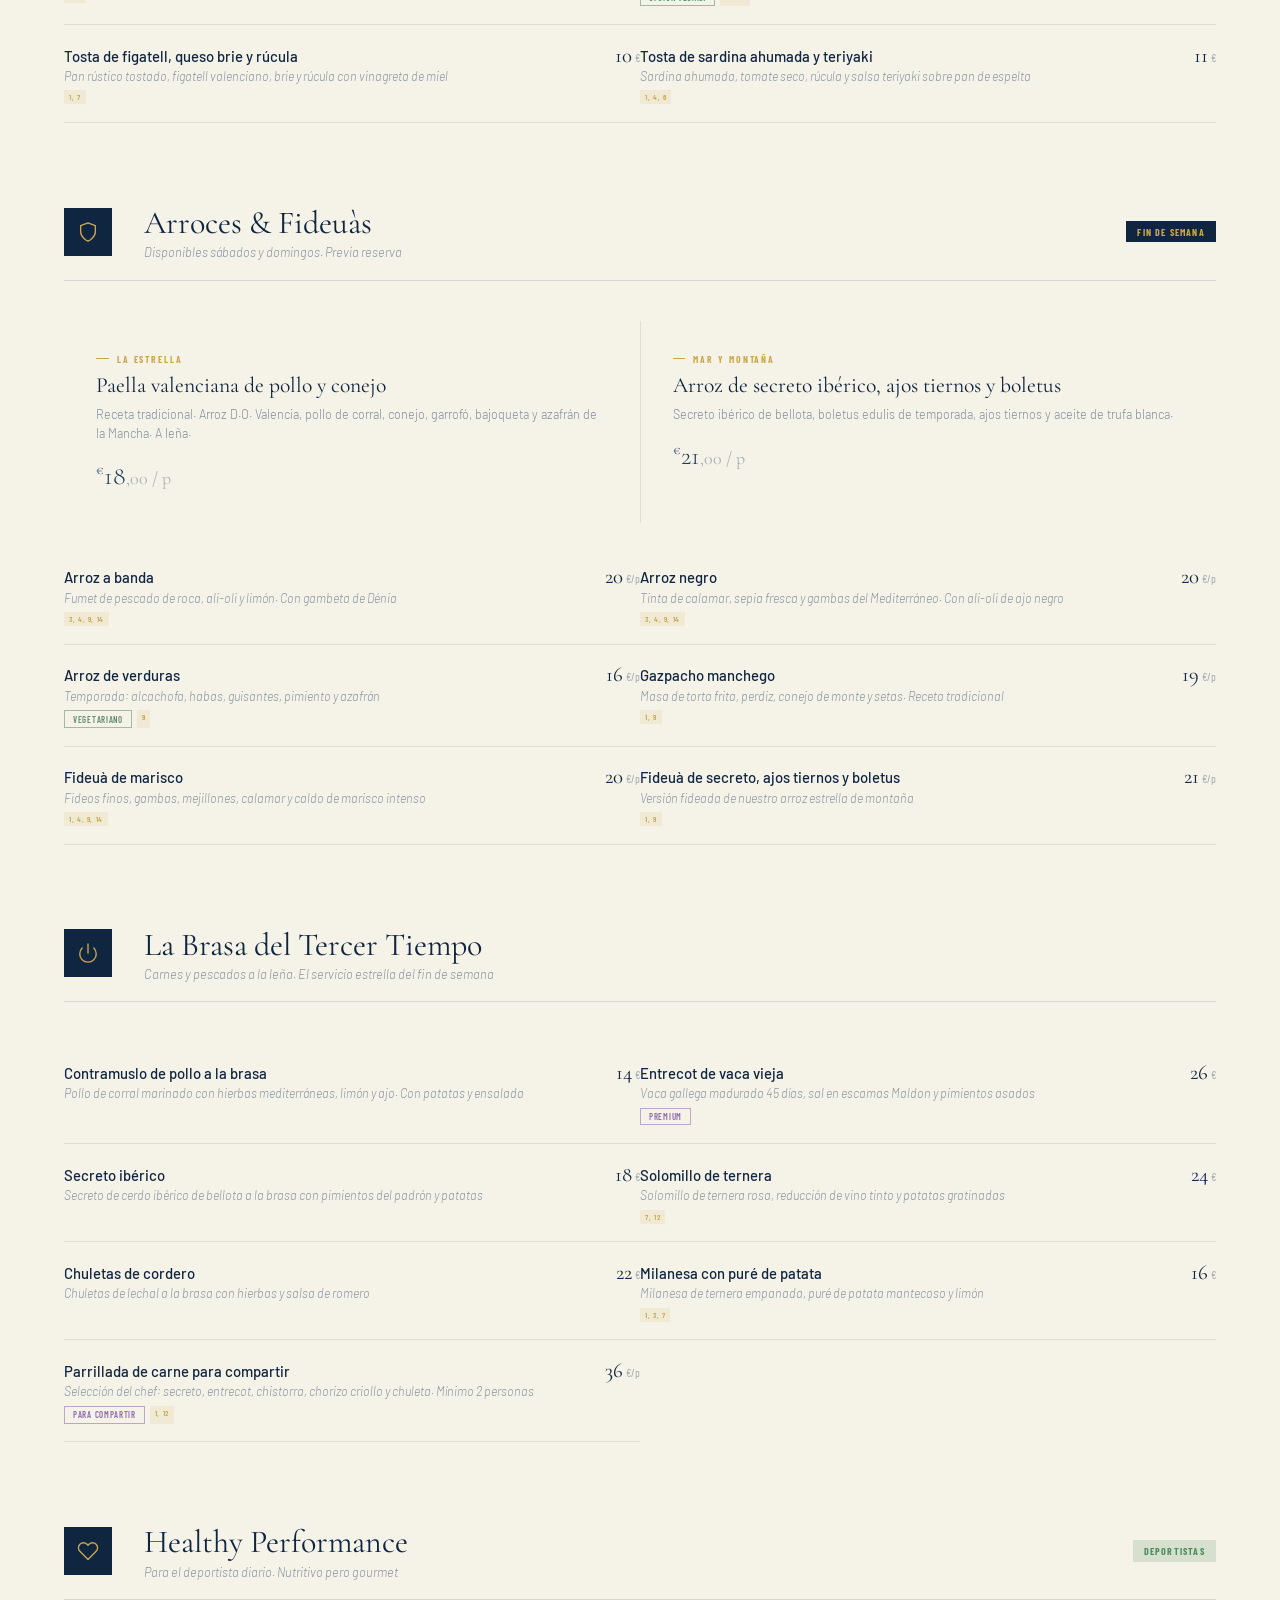
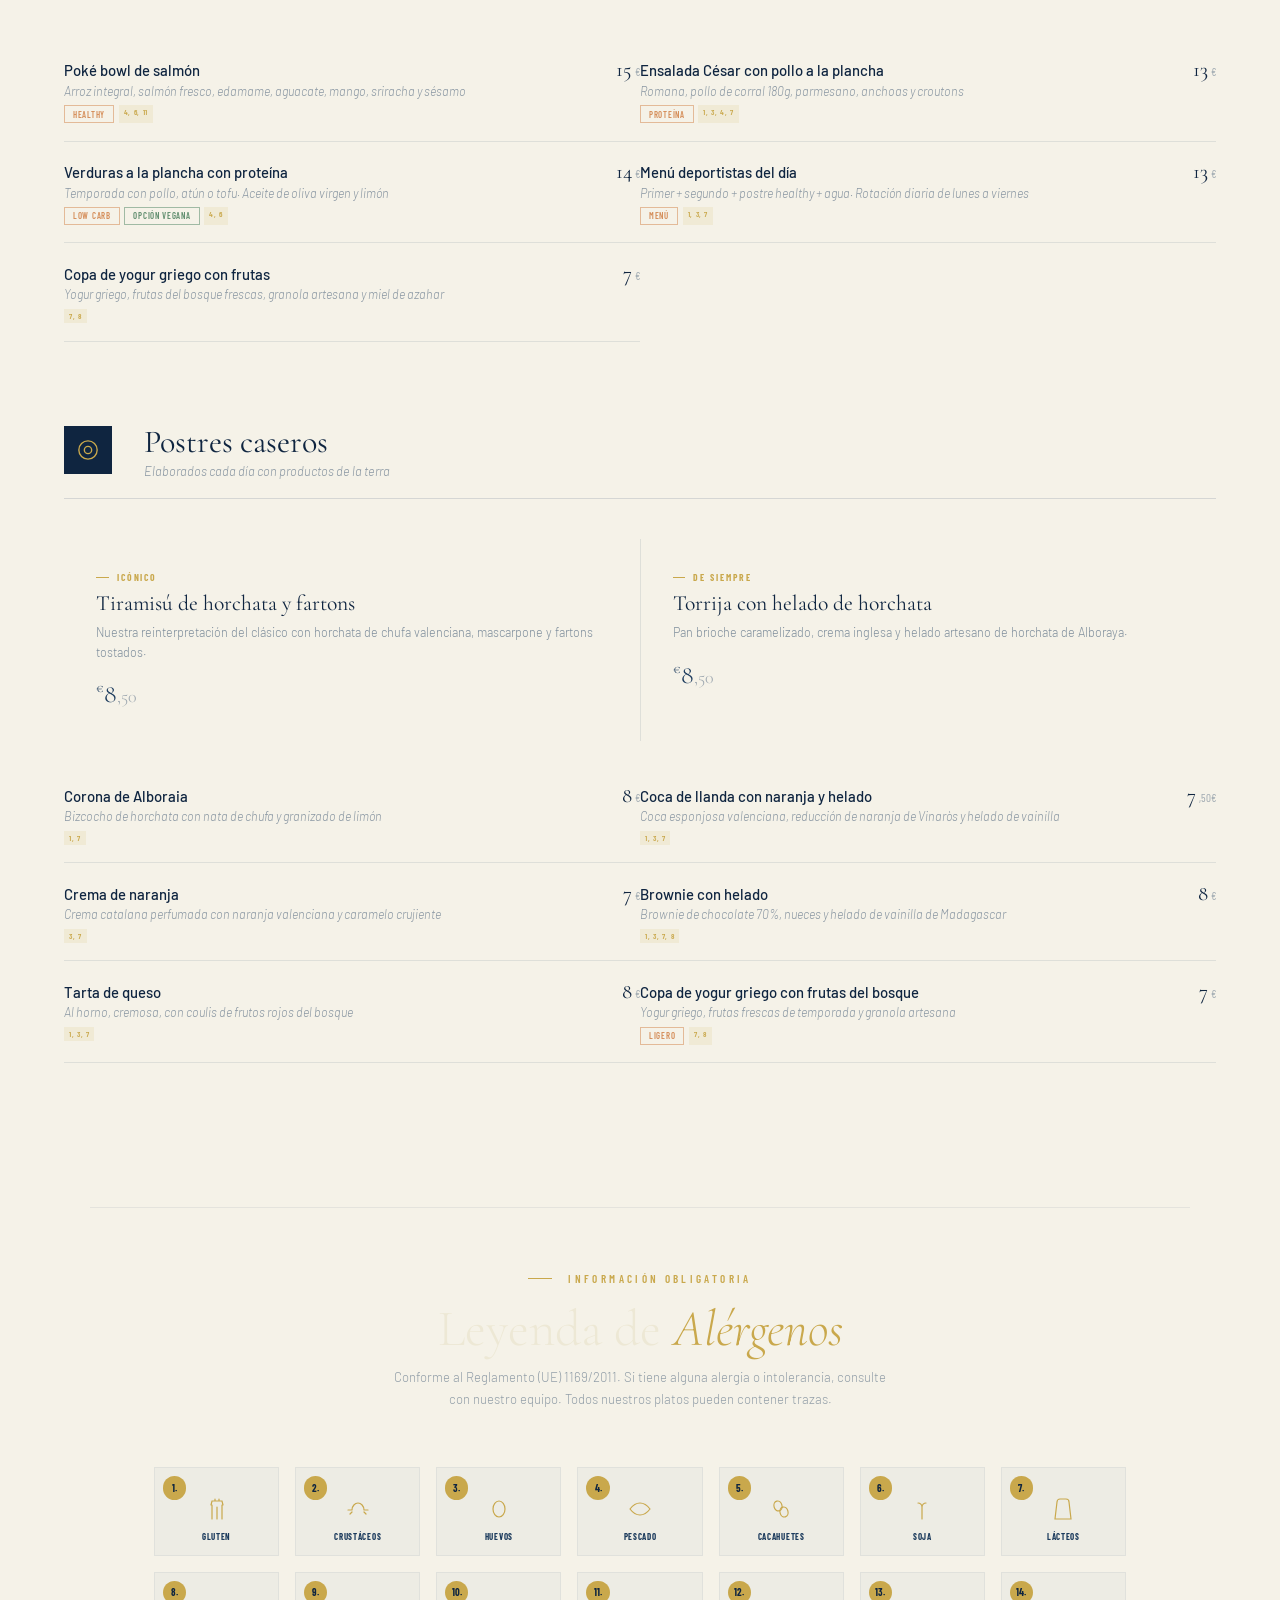
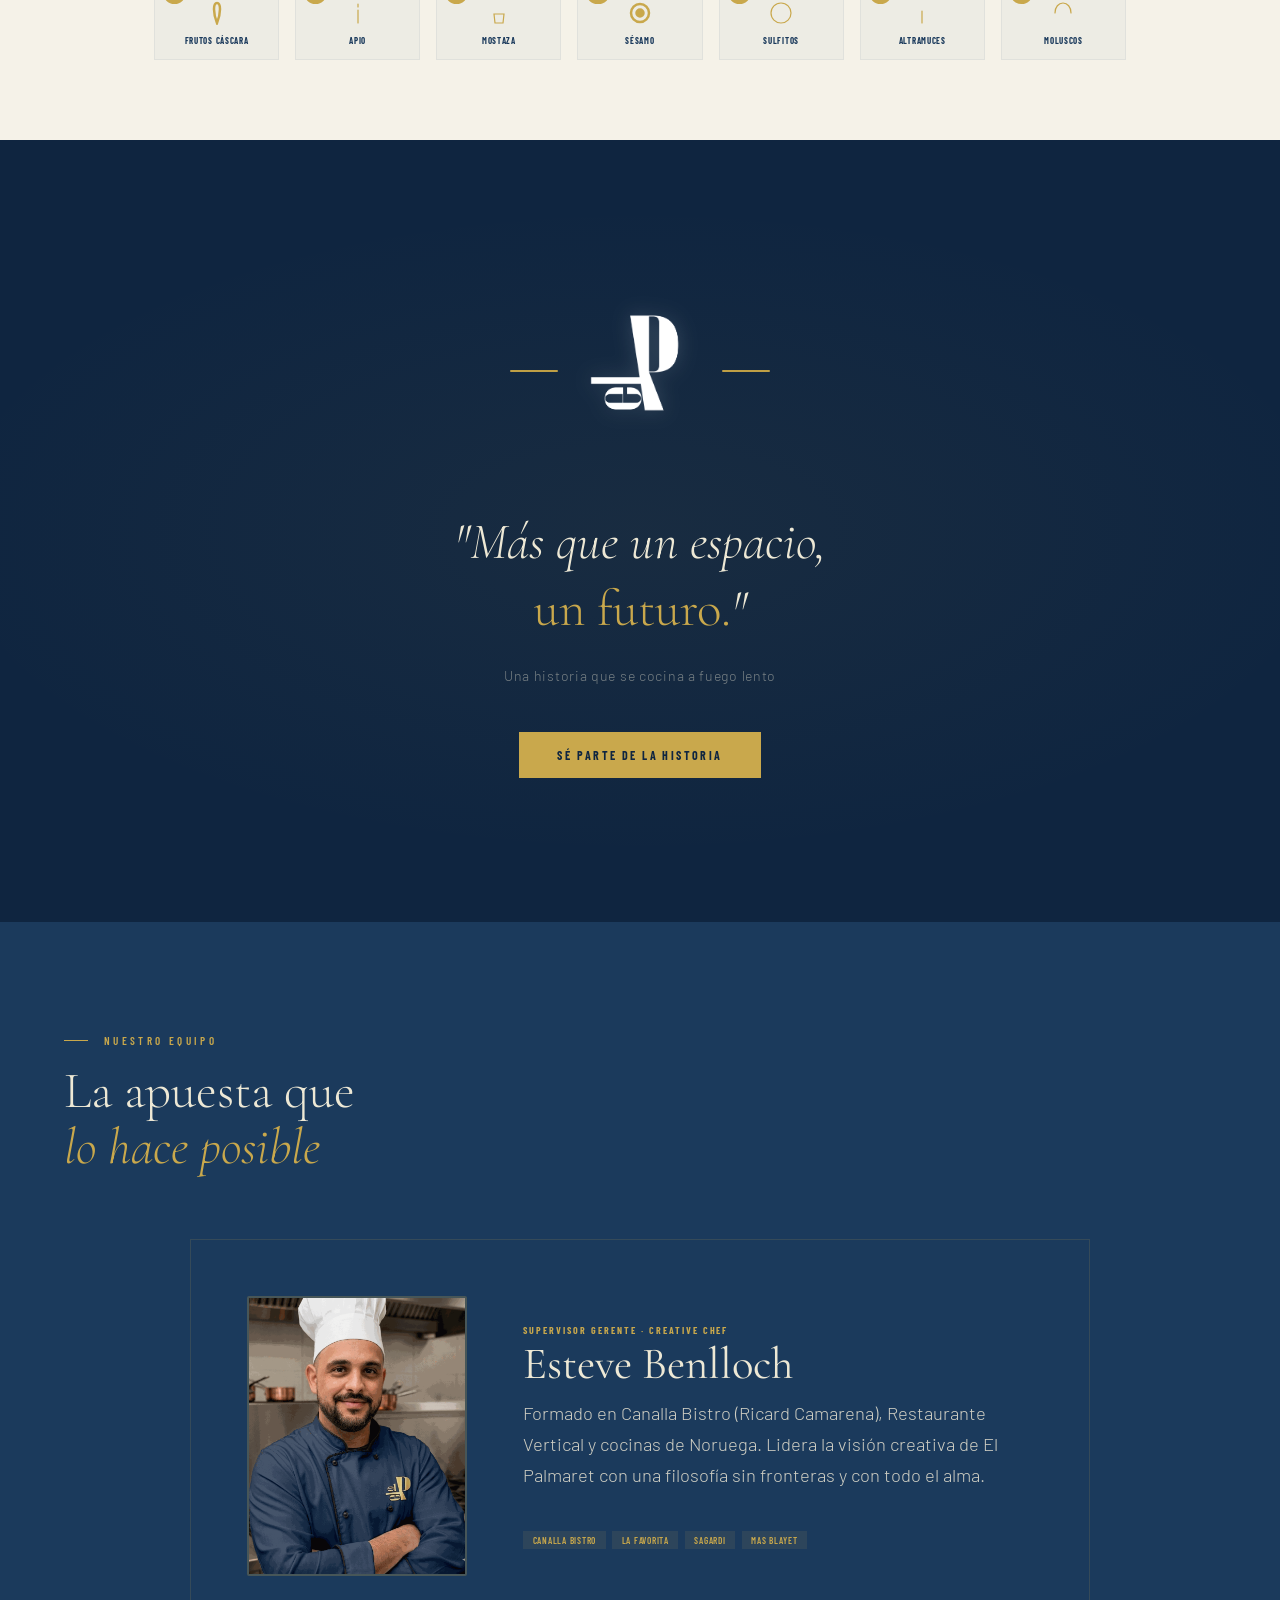
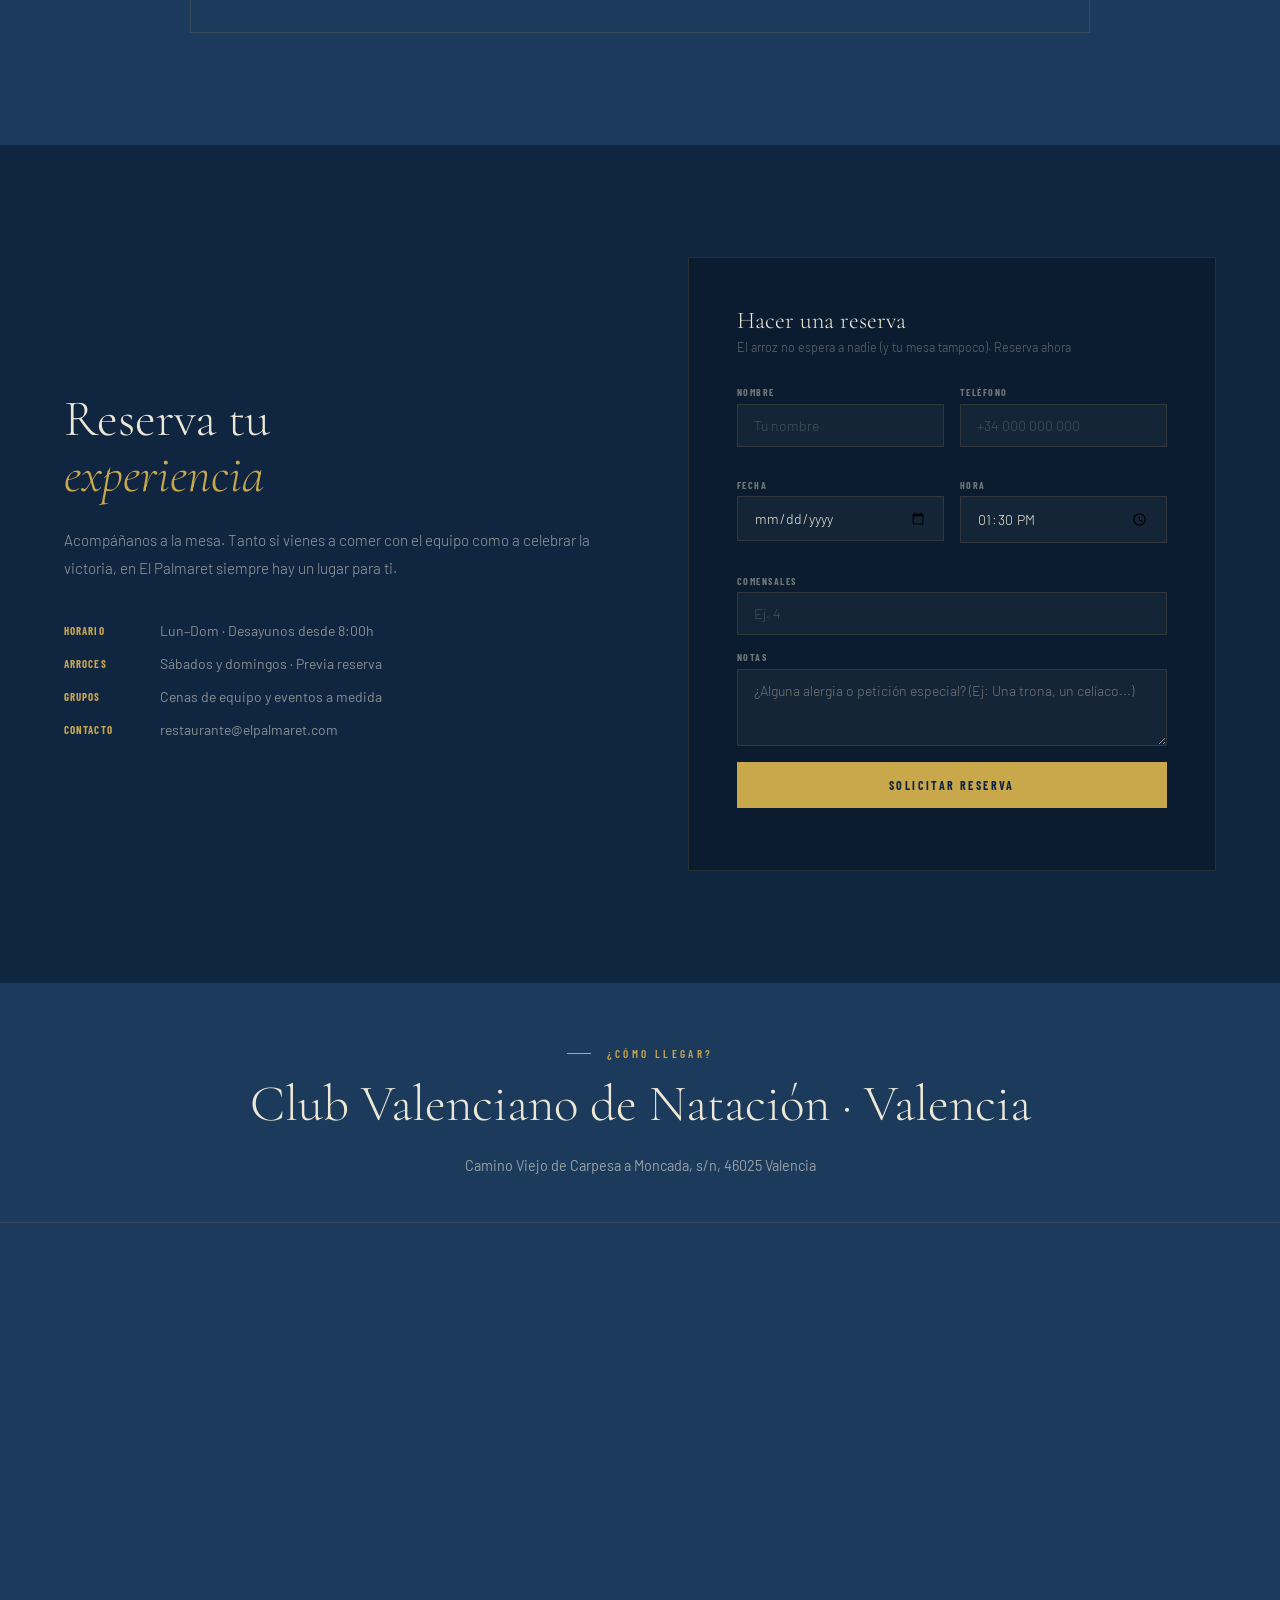
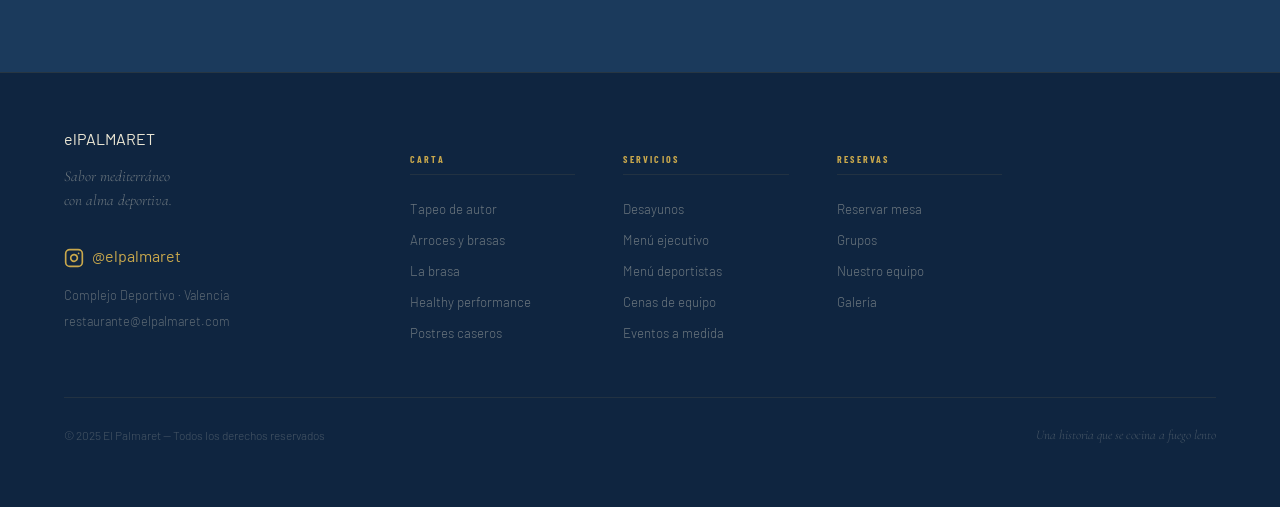
<file: index_BACKUP_SEGURIDAD.html>
<html lang="es">

<head>
  <meta charset="UTF-8">
  <meta name="viewport" content="width=device-width, initial-scale=1.0">
  <title>El Palmaret | Restaurante Deportivo y de Arroces en Valencia</title>
  <meta name="description"
    content="El Palmaret es el restaurante de tu club deportivo en Valencia. Especialistas en paellas, arroces a leña, tapeo de autor y menús saludables para deportistas.">
  <meta name="keywords"
    content="restaurante deportivo, arroces a leña, Valencia, paella valenciana, tapas de autor, comer en Valencia, restaurante con terraza">
  <meta name="author" content="El Palmaret">
  <link rel="canonical" href="https://www.elpalmaret.com/" />
  <meta property="og:title" content="El Palmaret | Restaurante Deportivo en Valencia">
  <meta property="og:description"
    content="Especialistas en arroces a leña, tapeo de autor y menús para deportistas. El fuego y la tradición reunidos.">
  <meta property="og:type" content="website">
  <meta property="og:url" content="https://www.elpalmaret.com/">
  <script type="application/ld+json">
{
  "@context": "https://schema.org",
  "@type": "Restaurant",
  "name": "El Palmaret",
  "image": "https://www.elpalmaret.com/assets/img/hero.jpg",
  "description": "Restaurante de tradición valenciana especializado en arroces a leña y comidas para grupos y deportistas.",
  "address": {
    "@type": "PostalAddress",
    "streetAddress": "Complejo Deportivo",
    "addressLocality": "Valencia",
    "addressRegion": "Comunidad Valenciana",
    "addressCountry": "ES"
  },
  "servesCuisine": "Mediterránea, Arroces, Tapas",
  "priceRange": "€€",
  "telephone": "+34000000000"
}
</script>
  <link rel="preconnect" href="https://fonts.googleapis.com">
  <link rel="preconnect" href="https://fonts.gstatic.com" crossorigin>
  <link
    href="https://fonts.googleapis.com/css2?family=Cormorant+Garamond:ital,wght@0,300;0,400;0,500;0,600;1,300;1,400&family=Barlow:wght@300;400;500;600&family=Barlow+Condensed:wght@400;500;600;700&display=swap"
    rel="stylesheet">
  <link rel="icon" type="image/png" href="assets/img/logojpg.png">
  <link rel="stylesheet" href="assets/css/footer.css">
  <link rel="stylesheet" href="assets/css/responsive.css">
  <style>
    :root {
      --navy: #1B3A5C;
      --navy-dark: #0f2540;
      --navy-mid: #16304e;
      --cream: #EDE8D5;
      --cream: #EDE8D5;
      --cream-light: #F5F2E8;
      --gold: #C9A84C;
      --gold-light: #E8C97A;
      --gold-dim: rgba(201, 168, 76, 0.15);
      --fd: 'Cormorant Garamond', serif;
      --fb: 'Barlow', sans-serif;
      --fc: 'Barlow Condensed', sans-serif;
    }

    *,
    *::before,
    *::after {
      box-sizing: border-box;
      margin: 0;
      padding: 0;
    }

    html {
      scroll-behavior: smooth;
    }

    body {
      background: var(--navy-dark);
      color: var(--cream);
      font-family: var(--fb);
      overflow-x: hidden;
    }

    /* ══════════════════════════════════════
   NAV
══════════════════════════════════════ */
    nav {
      position: fixed;
      top: 0;
      left: 0;
      right: 0;
      z-index: 200;
      display: flex;
      align-items: center;
      justify-content: space-between;
      padding: 1.5rem 4rem;
      transition: background .5s, padding .4s, box-shadow .5s;
    }

    nav.sc {
      background: rgba(10, 24, 40, 0.97);
      padding: 0.85rem 4rem;
      backdrop-filter: blur(12px);
      box-shadow: 0 1px 0 rgba(201, 168, 76, 0.18);
    }

    .nl {
      font-family: var(--fd);
      font-size: 1.6rem;
      font-weight: 500;
      color: var(--cream);
      letter-spacing: .05em;
      text-decoration: none;
      display: flex;
      align-items: baseline;
      gap: .12em;
    }

    .nl span {
      font-size: .62em;
      font-style: italic;
      color: var(--gold);
      font-weight: 300;
    }

    nav ul {
      display: flex;
      align-items: center;
      gap: 2.5rem;
      list-style: none;
    }

    @media (min-width: 993px) {
      nav ul {
        margin-left: auto; /* Pushes menu to the right only on desktop */
      }
    }

    nav ul a {
      font-family: var(--fc);
      font-size: .72rem;
      font-weight: 600;
      letter-spacing: .15em;
      text-transform: uppercase;
      color: rgba(237, 232, 213, .65);
      text-decoration: none;
      transition: color .2s;
      position: relative;
    }

    nav ul a::after {
      content: '';
      position: absolute;
      bottom: -3px;
      left: 0;
      right: 0;
      height: 1px;
      background: var(--gold);
      transform: scaleX(0);
      transition: transform .25s;
    }

    nav ul a:hover {
      color: var(--gold);
    }

    nav ul a:hover::after {
      transform: scaleX(1);
    }

    .ncta {
      color: var(--navy-dark) !important;
      background: var(--gold);
      padding: .6rem 1.4rem;
      transition: background .2s, transform .2s !important;
    }

    .ncta::after {
      display: none !important;
    }

    .ncta:hover {
      background: var(--gold-light) !important;
      transform: translateY(-1px);
    }

    .lang-switch {
      display: flex;
      gap: .35rem;
      margin-left: 1.2rem;
    }

    /* Hide moble components on desktop */
    .mobile-languages { display: none !important; }

    .lang-btn {
      border: 1px solid rgba(201, 168, 76, .35);
      background: transparent;
      color: rgba(237, 232, 213, .75);
      font-family: var(--fc);
      font-size: .6rem;
      font-weight: 700;
      letter-spacing: .12em;
      padding: .35rem .45rem;
      cursor: pointer;
    }

    .lang-btn.active {
      background: transparent;
      color: var(--gold);
      border: 1px solid var(--gold);
    }

    /* ══════════════════════════════════════
   HERO
══════════════════════════════════════ */
    .hero {
      min-height: 100vh;
      position: relative;
      display: flex;
      align-items: center;
      overflow: hidden;
    }

    .hbg {
      position: absolute;
      inset: 0;
      background: linear-gradient(rgba(10,20,40,0.7), rgba(10,20,40,0.7)), url('assets/img/paellajpg.jpg') center/cover no-repeat;
    }

    .hgrain {
      position: absolute;
      inset: 0;
      opacity: .35;
      background-image: url("data:image/svg+xml,%3Csvg viewBox='0 0 256 256' xmlns='http://www.w3.org/2000/svg'%3E%3Cfilter id='n'%3E%3CfeTurbulence type='fractalNoise' baseFrequency='.85' numOctaves='4' stitchTiles='stitch'/%3E%3C/filter%3E%3Crect width='100%25' height='100%25' filter='url(%23n)' opacity='.4'/%3E%3C/svg%3E");
      background-size: 180px;
    }

    .htex {
      position: absolute;
      inset: 0;
      background-image: url("data:image/svg+xml,%3Csvg width='60' height='60' xmlns='http://www.w3.org/2000/svg'%3E%3Cpath d='M30 0L60 30L30 60L0 30Z' fill='none' stroke='rgba(201,168,76,0.04)' stroke-width='0.5'/%3E%3C/svg%3E");
      background-size: 60px 60px;
    }

    .hglow {
      position: absolute;
      width: 600px;
      height: 600px;
      border-radius: 50%;
      background: radial-gradient(circle, rgba(201, 168, 76, 0.08) 0%, transparent 70%);
      top: 50%;
      right: 10%;
      transform: translateY(-50%);
      pointer-events: none;
    }

    .hcont {
      position: relative;
      z-index: 2;
      width: 100%;
      max-width: 850px;
      margin: 0 auto;
      padding: 8rem 2rem 4rem;
      display: flex;
      flex-direction: column;
      align-items: center;
    }

    .hey {
      font-family: var(--fc);
      font-size: .75rem;
      font-weight: 600;
      letter-spacing: .3em;
      text-transform: uppercase;
      color: var(--gold);
      margin-bottom: 0.8rem;
      display: flex;
      align-items: center;
      justify-content: center; /* Centering fix */
      gap: 1.5rem;
      opacity: 0;
      animation: fu .8s .3s ease forwards;
    }

    .hey::before, .hey::after {
      content: '';
      width: 2rem;
      height: 1px;
      background: var(--gold);
    }

    .hh1 {
      font-family: var(--fd);
      font-size: clamp(3.2rem, 5.5vw, 6.2rem);
      font-weight: 300;
      line-height: 1.05;
      color: var(--cream);
      margin-bottom: 0.1rem;
      opacity: 0;
      animation: fu .9s .5s ease forwards;
      text-align: center;
    }

    .hh1 em {
      font-style: italic;
      color: var(--gold);
    }

    .hh1s {
      font-family: var(--fd);
      font-size: clamp(1.4rem, 2.2vw, 2rem);
      font-weight: 300;
      font-style: italic;
      color: var(--gold);
      margin: 0 0 1.2rem;
      opacity: 0;
      animation: fu .8s .7s ease forwards;
    }

    .hdes {
      font-size: .95rem;
      font-weight: 300;
      line-height: 1.7;
      color: rgba(237, 232, 213, .9);
      max-width: 600px;
      margin-bottom: 2rem;
      opacity: 0;
      animation: fu .8s .9s ease forwards;
      text-align: center;
    }

    .hact {
      display: flex;
      gap: 1.2rem;
      align-items: center;
      justify-content: center;
      opacity: 0;
      animation: fu .8s 1.1s ease forwards;
    }

    .bp {
      font-family: var(--fc);
      font-size: .75rem;
      font-weight: 700;
      letter-spacing: .2em;
      text-transform: uppercase;
      background: var(--gold);
      color: var(--navy-dark);
      padding: 1rem 2.4rem;
      text-decoration: none;
      transition: background .2s, transform .2s;
      display: inline-block;
    }

    .bp:hover {
      background: var(--gold-light);
      transform: translateY(-2px);
    }

    .bg {
      font-family: var(--fc);
      font-size: .75rem;
      font-weight: 600;
      letter-spacing: .2em;
      text-transform: uppercase;
      color: var(--cream);
      text-decoration: none;
      border-bottom: 1px solid rgba(237, 232, 213, .3);
      padding-bottom: 2px;
      transition: color .2s, border-color .2s;
    }

    .bg:hover {
      color: var(--gold);
      border-color: var(--gold);
    }

    /* HERO CAROUSEL RIGHT */
    .hright {
      opacity: 1;
    }

    .hero-carousel {
      position: relative;
    }

    .hero-carousel-track {
      width: 100%;
      height: 420px;
      overflow: hidden;
      position: relative;
    }

    .hero-carousel-track .slide {
      position: absolute;
      inset: 0;
      opacity: 0;
      transition: opacity .9s ease, transform 1.2s ease;
      transform: scale(1.04);
    }

    .hero-carousel-track .slide.active {
      opacity: 1;
      transform: scale(1);
    }

    .slide-plate {
      width: 100%;
      height: 100%;
      position: relative;
      overflow: hidden;
      display: flex;
      align-items: center;
      justify-content: center;
    }

    /* Food images for carousel slides */
    .slide-plate img {
      width: 100%;
      height: 100%;
      position: absolute;
      inset: 0;
      object-fit: cover;
    }

    .slide-plate::after {
      content: '';
      position: absolute;
      inset: 0;
      background: linear-gradient(to top, rgba(10, 30, 56, .75) 0%, transparent 55%);
    }

    .slide-info {
      position: absolute;
      bottom: 0;
      left: 0;
      right: 0;
      padding: 1.5rem 2rem;
      z-index: 3;
    }

    .slide-cat {
      font-family: var(--fc);
      font-size: .6rem;
      font-weight: 700;
      letter-spacing: .28em;
      text-transform: uppercase;
      color: var(--gold);
      display: block;
      margin-bottom: .25rem;
    }

    .slide-name {
      font-family: var(--fd);
      font-size: 1.5rem;
      font-style: italic;
      font-weight: 300;
      color: var(--cream);
      display: block;
    }

    .slide-price {
      font-family: var(--fc);
      font-size: .85rem;
      font-weight: 600;
      color: rgba(237, 232, 213, .55);
      display: block;
      margin-top: .15rem;
    }

    .hero-carousel-dots {
      display: flex;
      gap: .5rem;
      margin-top: .75rem;
    }

    .hcd {
      width: 24px;
      height: 2px;
      background: rgba(237, 232, 213, .25);
      transition: width .3s, background .3s;
      cursor: pointer;
    }

    .hcd.active {
      width: 40px;
      background: var(--gold);
    }

    .hero-carousel-nav {
      position: absolute;
      top: 50%;
      transform: translateY(-50%);
      display: flex;
      gap: .5rem;
      width: 100%;
      justify-content: space-between;
      padding: 0 .75rem;
      z-index: 5;
      pointer-events: none;
    }

    .hcn-btn {
      width: 36px;
      height: 36px;
      background: rgba(10, 30, 56, .7);
      border: 1px solid rgba(201, 168, 76, .25);
      color: var(--gold);
      display: flex;
      align-items: center;
      justify-content: center;
      cursor: pointer;
      pointer-events: all;
      transition: background .2s;
      font-size: .9rem;
    }

    .hcn-btn:hover {
      background: rgba(201, 168, 76, .15);
    }

    .hstats {
      display: grid;
      grid-template-columns: 1fr 1fr 1fr;
      gap: 1px;
      background: rgba(201, 168, 76, .12);
      margin-top: .8rem;
    }

    .stat {
      background: rgba(10, 30, 56, .85);
      padding: 1.2rem 1rem;
      text-align: center;
    }

    .sn {
      font-family: var(--fd);
      font-size: 2rem;
      font-weight: 500;
      color: var(--gold);
      line-height: 1;
      display: block;
    }

    .sl {
      font-family: var(--fc);
      font-size: .6rem;
      font-weight: 600;
      letter-spacing: .12em;
      text-transform: uppercase;
      color: rgba(237, 232, 213, .42);
      display: block;
      margin-top: .3rem;
    }

    /* ══════════════════════════════════════
   TICKER
══════════════════════════════════════ */
    .tkw {
      background: var(--gold);
      overflow: hidden;
      padding: .7rem 0;
      white-space: nowrap;
      cursor: default;
    }

    .tkt {
      display: inline-flex;
      animation: tick 28s linear infinite;
    }

    .tki {
      font-family: var(--fc);
      font-size: .68rem;
      font-weight: 700;
      letter-spacing: .2em;
      text-transform: uppercase;
      color: var(--navy-dark);
      padding: 0 2.5rem;
      display: inline-block;
    }

    .tkd {
      color: rgba(15, 37, 64, .35);
    }

    @keyframes tick {
      from {
        transform: translateX(0)
      }

      to {
        transform: translateX(-50%)
      }
    }

    /* ══════════════════════════════════════
   GALERÃA EDITORIAL
══════════════════════════════════════ */
    .gw {
      background: var(--navy-dark);
      padding: 6rem 0;
      overflow: hidden;
    }

    .gi {
      max-width: 1400px;
      margin: 0 auto;
      padding: 0 4rem;
    }

    .g-header {
      display: flex;
      align-items: flex-end;
      justify-content: space-between;
      margin-bottom: 2.5rem;
    }

    .g-eyebrow {
      font-family: var(--fc);
      font-size: .7rem;
      font-weight: 600;
      letter-spacing: .3em;
      text-transform: uppercase;
      color: var(--gold);
      margin-bottom: .75rem;
      display: flex;
      align-items: center;
      gap: 1rem;
    }

    .g-eyebrow::before {
      content: '';
      width: 1.5rem;
      height: 1px;
      background: var(--gold);
    }

    .g-title {
      font-family: var(--fd);
      font-size: clamp(2.2rem, 3.5vw, 3.5rem);
      font-weight: 300;
      line-height: 1.1;
      color: var(--cream);
    }

    .g-title em {
      font-style: italic;
      color: var(--gold);
    }

    .g-nav {
      display: flex;
      gap: .5rem;
    }

    .g-nav-btn {
      width: 44px;
      height: 44px;
      background: transparent;
      border: 1px solid rgba(201, 168, 76, .25);
      color: var(--gold);
      display: flex;
      align-items: center;
      justify-content: center;
      cursor: pointer;
      font-size: 1rem;
      transition: background .2s, border-color .2s;
    }

    .g-nav-btn:hover {
      background: rgba(201, 168, 76, .1);
      border-color: rgba(201, 168, 76, .5);
    }

    /* CARRUSEL GALERÃA HORIZONTAL */
    .g-carousel-outer {
      overflow: hidden;
      position: relative;
    }

    .g-carousel-outer::before,
    .g-carousel-outer::after {
      content: '';
      position: absolute;
      top: 0;
      bottom: 0;
      width: 80px;
      z-index: 2;
      pointer-events: none;
    }

    .g-carousel-outer::before {
      left: 0;
      background: linear-gradient(to right, var(--navy-dark), transparent);
    }

    .g-carousel-outer::after {
      right: 0;
      background: linear-gradient(to left, var(--navy-dark), transparent);
    }

    .g-track {
      display: flex;
      gap: 8px;
      transition: transform .7s cubic-bezier(.25, .46, .45, .94);
      will-change: transform;
    }

    .g-item {
      flex-shrink: 0;
      position: relative;
      overflow: hidden;
      cursor: pointer;
    }

    .g-item:nth-child(odd) {
      width: 320px;
      height: 440px;
    }

    .g-item:nth-child(even) {
      width: 240px;
      height: 440px;
    }

    .g-item:nth-child(3n) {
      width: 280px;
      height: 440px;
    }

    .g-item-img {
      width: 100%;
      height: 100%;
      object-fit: cover;
      transition: transform .9s cubic-bezier(.25, .46, .45, .94), filter .7s;
      filter: brightness(.85) contrast(1.18) saturate(.75);
    }

    .g-item:hover .g-item-img {
      transform: scale(1.12);
      filter: brightness(1) contrast(1.1) saturate(1);
    }

    .g-item::after {
      content: '';
      position: absolute;
      inset: 0;
      background: linear-gradient(to top, rgba(10, 30, 56, .8) 0%, rgba(10, 30, 56, .1) 45%, transparent 100%);
      transition: opacity .4s;
    }

    .g-item:hover::after {
      opacity: .85;
    }

    .g-item-label {
      position: absolute;
      bottom: 0;
      left: 0;
      right: 0;
      padding: 1.5rem 1.2rem;
      z-index: 3;
      transform: translateY(5px);
      transition: transform .35s;
    }

    .g-item:hover .g-item-label {
      transform: translateY(0);
    }

    .g-item-cat {
      font-family: var(--fc);
      font-size: .58rem;
      font-weight: 700;
      letter-spacing: .25em;
      text-transform: uppercase;
      color: var(--gold);
      display: block;
      margin-bottom: .2rem;
    }

    .g-item-name {
      font-family: var(--fd);
      font-size: 1.15rem;
      font-style: italic;
      font-weight: 300;
      color: var(--cream);
      display: block;
      line-height: 1.3;
    }

    .g-item-num {
      position: absolute;
      top: .8rem;
      left: 1rem;
      z-index: 3;
      font-family: var(--fd);
      font-size: 3rem;
      font-weight: 300;
      color: rgba(237, 232, 213, .07);
      line-height: 1;
    }

    .g-indicator {
      display: flex;
      gap: .4rem;
      margin-top: 1.2rem;
      justify-content: center;
    }

    .g-dot {
      width: 20px;
      height: 2px;
      background: rgba(237, 232, 213, .2);
      cursor: pointer;
      transition: all .3s;
    }

    .g-dot.active {
      width: 40px;
      background: var(--gold);
    }

      @media (max-width: 992px) {
        nav ul { display: none; } 
        .mobile-languages { display: block !important; } /* Show in mobile menu */
        .lang-switch { display: none !important; } /* Hide desktop switcher */
        .hamburger { display: block !important; color: var(--gold) !important; }
      }

      /* GALERIA MOVIL */
      @media (max-width: 768px) {
        .gw {
          padding: 3rem 0 2rem;
        }

        .gi {
          padding: 2rem 0 4rem; /* Restored breathing room */
          background: var(--navy-dark); /* Ensure background is solid dark */
        }

        .g-header {
          padding: 0 1.5rem;
          margin-bottom: 3rem; /* Extra space for premium feel */
          align-items: flex-start;
          text-align: left;
        }

        .g-header-left {
          flex: 1;
        }

        .g-eyebrow {
          font-size: 0.6rem;
          margin-bottom: 0.2rem;
          letter-spacing: 0.2em;
        }

        .g-title {
          font-size: clamp(1.3rem, 5vw, 1.7rem);
        }

        .g-nav {
          gap: 0.4rem;
          flex-shrink: 0;
          align-self: flex-end;
          padding-bottom: 0.3rem;
        }

        .g-nav-btn {
          width: 34px;
          height: 34px;
          font-size: 0.8rem;
        }

        .g-carousel-outer::before,
        .g-carousel-outer::after {
          display: none;
        }

        .g-item,
        .g-item:nth-child(odd),
        .g-item:nth-child(even),
        .g-item:nth-child(3n) {
          width: 85vw;
          height: auto;
          aspect-ratio: 4 / 3;
        }

        .g-track {
          gap: 12px;
          padding: 0; /* Removing side padding to favor JS centering */
        }

        .g-item-label {
          padding: 1rem;
          transform: translateY(0);
        }

        .g-item-name {
          font-size: 1.05rem;
        }

        .g-item-num {
          font-size: 2rem;
        }

        .g-indicator {
          margin-top: 0.8rem;
          padding: 0 1.5rem;
        }
      }

    /* Plate SVG illustrations */
    .p-bg-1 {
      background: linear-gradient(145deg, #2a4e70, #162b44);
    }

    .p-bg-2 {
      background: linear-gradient(145deg, #3a2a1e, #1e1208);
    }

    .p-bg-3 {
      background: linear-gradient(145deg, #1e3a2a, #0e1e12);
    }

    .p-bg-4 {
      background: linear-gradient(145deg, #3a1e1e, #1e0e0e);
    }

    .p-bg-5 {
      background: linear-gradient(145deg, #2a2a1e, #14140a);
    }

    .p-bg-6 {
      background: linear-gradient(145deg, #1e2a3a, #0e1422);
    }

    .p-bg-7 {
      background: linear-gradient(145deg, #2e1e3a, #16101e);
    }

    .p-bg-8 {
      background: linear-gradient(145deg, #3a2e1e, #1c1608);
    }

    /* ══════════════════════════════════════
   EXPERIENCIA
══════════════════════════════════════ */
    .sw-n {
      background: var(--navy);
    }

    .sw-d {
      background: var(--navy-dark);
    }

    .sw-c {
      background: var(--cream-light);
    }

    section {
      padding: 7rem 4rem;
      max-width: 1400px;
      margin: 0 auto;
    }

    .ey {
      font-family: var(--fc);
      font-size: .7rem;
      font-weight: 600;
      letter-spacing: .3em;
      text-transform: uppercase;
      color: var(--gold);
      margin-bottom: 1rem;
      display: flex;
      align-items: center;
      gap: 1rem;
    }

    .ey::before {
      content: '';
      width: 1.5rem;
      height: 1px;
      background: var(--gold);
    }

    .ey.dk {
      color: var(--navy);
    }

    .ey.dk::before {
      background: var(--navy);
    }

    .st {
      font-family: var(--fd);
      font-size: clamp(2.4rem, 4vw, 4rem);
      font-weight: 300;
      line-height: 1.1;
      color: var(--cream);
      margin-bottom: 1.5rem;
    }

    .st em {
      font-style: italic;
      color: var(--gold);
    }

    .st.dk {
      color: var(--navy-dark);
    }

    .eg {
      display: grid;
      grid-template-columns: 1fr 1fr;
      gap: 6rem;
      align-items: center;
    }

    .et p {
      font-size: 1rem;
      font-weight: 300;
      line-height: 1.85;
      color: rgba(237, 232, 213, .72);
      margin-bottom: 1.5rem;
    }

    .eq {
      border-left: 2px solid var(--gold);
      padding-left: 1.5rem;
      margin: 2.5rem 0;
    }

    .eq p {
      font-family: var(--fd);
      font-size: 1.4rem;
      font-style: italic;
      font-weight: 300;
      color: var(--cream) !important;
      line-height: 1.5;
    }

    .epw {
      position: relative;
    }

    /* CARRUSEL LOCAL (experiencia) */
    .local-carousel {
      position: relative;
    }

    .lc-track {
      width: 100%;
      aspect-ratio: 3/4;
      overflow: hidden;
      position: relative;
    }

    .lc-slide {
      position: absolute;
      inset: 0;
      opacity: 0;
      transition: opacity 1s ease;
    }

    .lc-slide.active {
      opacity: 1;
    }

    .lc-slide-inner {
      width: 100%;
      height: 100%;
      position: relative;
      overflow: hidden;
    }

    .lc-slide-inner svg {
      width: 100%;
      height: 100%;
      position: absolute;
      inset: 0;
    }

    .lc-slide-inner::after {
      content: '';
      position: absolute;
      inset: 0;
      background: linear-gradient(to bottom, transparent 50%, rgba(10, 30, 56, .6));
    }

    .lc-label {
      position: absolute;
      bottom: 2rem;
      left: 2rem;
      right: 2rem;
      z-index: 3;
    }

    .lc-label p {
      font-family: var(--fd);
      font-size: 1.1rem;
      font-style: italic;
      color: rgba(237, 232, 213, .85);
      line-height: 1.4;
    }

    .lc-controls {
      display: flex;
      gap: .5rem;
      margin-top: .75rem;
    }

    .lc-dot {
      width: 6px;
      height: 6px;
      border-radius: 50%;
      background: rgba(201, 168, 76, .3);
      cursor: pointer;
      transition: background .3s, transform .3s;
    }

    .lc-dot.active {
      background: var(--gold);
      transform: scale(1.3);
    }

    .lc-arrows {
      position: absolute;
      bottom: 2rem;
      right: 2rem;
      z-index: 5;
      display: flex;
      gap: .4rem;
    }

    .lc-arr {
      width: 32px;
      height: 32px;
      background: rgba(10, 30, 56, .7);
      border: 1px solid rgba(201, 168, 76, .2);
      color: var(--gold);
      display: flex;
      align-items: center;
      justify-content: center;
      cursor: pointer;
      font-size: .8rem;
      transition: background .2s;
    }

    .lc-arr:hover {
      background: rgba(201, 168, 76, .15);
    }

    .eb {
      position: absolute;
      top: -1.5rem;
      right: -1.5rem;
      z-index: 3;
      width: 110px;
      height: 110px;
      background: var(--gold);
      display: flex;
      flex-direction: column;
      align-items: center;
      justify-content: center;
      text-align: center;
    }

    .eb span:nth-child(1) {
      font-family: var(--fc);
      font-size: .58rem;
      font-weight: 700;
      letter-spacing: .08em;
      text-transform: uppercase;
      color: var(--navy-dark);
    }

    .eb span:nth-child(2) {
      font-family: var(--fd);
      font-size: 1.8rem;
      font-weight: 600;
      color: var(--navy-dark);
      line-height: 1;
    }

    .eb span:nth-child(3) {
      font-family: var(--fc);
      font-size: .55rem;
      font-weight: 700;
      letter-spacing: .06em;
      text-transform: uppercase;
      color: var(--navy-dark);
      opacity: .7;
    }

    /* ══════════════════════════════════════
   SERVICIOS
══════════════════════════════════════ */
    .srv-header {
      display: grid;
      grid-template-columns: 1fr 1fr;
      gap: 4rem;
      margin-bottom: 5rem;
      align-items: end;
    }

    .srv-header p {
      font-size: .97rem;
      font-weight: 300;
      line-height: 1.8;
      color: rgba(237, 232, 213, .68);
    }

    .sg {
      display: grid;
      grid-template-columns: repeat(3, 1fr);
      gap: 1px;
      background: rgba(201, 168, 76, .12);
    }

    .sc2 {
      background: var(--navy);
      padding: 2.5rem 2rem;
      position: relative;
      overflow: hidden;
      transition: background .3s;
      cursor: default;
    }

    .sc2::before {
      content: '';
      position: absolute;
      bottom: 0;
      left: 0;
      right: 0;
      height: 2px;
      background: var(--gold);
      transform: scaleX(0);
      transform-origin: left;
      transition: transform .4s ease;
    }

    .sc2:hover {
      background: rgba(27, 58, 92, .9);
    }

    .sc2:hover::before {
      transform: scaleX(1);
    }

    .sc2-num {
      font-family: var(--fd);
      font-size: 3.5rem;
      font-weight: 300;
      color: var(--gold);
      line-height: 1;
      margin-bottom: .5rem;
    }

    .sc2 h3 {
      font-family: var(--fc);
      font-size: .82rem;
      font-weight: 700;
      letter-spacing: .15em;
      text-transform: uppercase;
      color: var(--cream);
      margin-bottom: .7rem;
    }

    .sc2 p {
      font-size: .85rem;
      font-weight: 300;
      line-height: 1.7;
      color: rgba(237, 232, 213, .52);
    }

    /* ══════════════════════════════════════
   CARTA COMPLETA CON FILTROS
══════════════════════════════════════ */
    .carta-page {
      background: var(--cream-light);
    }

    .carta-hero {
      background: var(--navy-dark);
      padding: 5rem 4rem 4rem;
      position: relative;
      overflow: hidden;
    }

    .carta-hero::before {
      content: '';
      position: absolute;
      inset: 0;
      background: radial-gradient(ellipse 70% 60% at 50% 100%, rgba(201, 168, 76, .06) 0%, transparent 70%);
    }

    .carta-hero-inner {
      max-width: 1400px;
      margin: 0 auto;
      position: relative;
      z-index: 1;
      display: grid;
      grid-template-columns: 1fr 1fr;
      gap: 4rem;
      align-items: end;
    }

    .carta-hero h2 {
      font-family: var(--fd);
      font-size: clamp(2.8rem, 4.5vw, 5rem);
      font-weight: 300;
      color: var(--cream);
      line-height: 1;
    }

    .carta-hero h2 em {
      color: var(--gold);
      font-style: italic;
      display: block;
    }

    .carta-hero p {
      font-size: .95rem;
      font-weight: 300;
      line-height: 1.85;
      color: rgba(237, 232, 213, .6);
      align-self: end;
    }

    /* FILTROS */
    .carta-filters {
      background: var(--navy);
      position: sticky;
      top: 60px;
      z-index: 50;
      border-bottom: 1px solid rgba(201, 168, 76, .12);
    }

    .cf-inner {
      max-width: 1400px;
      margin: 0 auto;
      padding: 0 4rem;
      display: flex;
      align-items: stretch;
      justify-content: center;
      gap: 0;
      overflow-x: auto;
    }

    .cf-inner::-webkit-scrollbar {
      display: none;
    }

    .cf-btn {
      font-family: var(--fc);
      font-size: .7rem;
      font-weight: 700;
      letter-spacing: .15em;
      text-transform: uppercase;
      color: rgba(237, 232, 213, .42);
      background: none;
      border: none;
      padding: .9rem 1.5rem;
      cursor: pointer;
      white-space: nowrap;
      position: relative;
      transition: color .2s;
      display: flex;
      align-items: center;
      gap: .5rem;
    }

    .cf-btn::after {
      content: '';
      position: absolute;
      bottom: 0;
      left: 0;
      right: 0;
      height: 2px;
      background: var(--gold);
      transform: scaleX(0);
      transition: transform .25s;
    }

    .cf-btn.act {
      color: var(--cream);
    }

    .cf-btn.act::after {
      transform: scaleX(1);
    }

    .cf-btn:hover {
      color: rgba(237, 232, 213, .8);
    }

    .cf-count {
      display: none !important;
    }

    /* CARTA BODY */
    .carta-body {
      max-width: 1400px;
      margin: 0 auto;
      padding: 4rem;
    }

    .cat-block {
      margin-bottom: 5rem;
    }

    .cat-block.vis {
      opacity: 1;
      transform: translateY(0);
    }

    .cat-block[data-hidden="true"] {
      display: none;
    }

    .cat-header {
      display: flex;
      align-items: center;
      gap: 2rem;
      margin-bottom: 2.5rem;
      padding-bottom: 1.2rem;
      border-bottom: 1px solid rgba(27, 58, 92, .15);
    }

    .cat-icon {
      width: 48px;
      height: 48px;
      background: var(--navy-dark);
      display: flex;
      align-items: center;
      justify-content: center;
      flex-shrink: 0;
    }

    .cat-icon svg {
      width: 22px;
      height: 22px;
      stroke: var(--gold);
      fill: none;
      stroke-width: 1.5;
      stroke-linecap: round;
      stroke-linejoin: round;
    }

    .cat-title {
      font-family: var(--fd);
      font-size: 2rem;
      font-weight: 400;
      color: var(--navy-dark);
    }

    .cat-subtitle {
      font-size: .8rem;
      font-weight: 300;
      color: rgba(27, 58, 92, .5);
      margin-top: .15rem;
      font-style: italic;
    }

    .cat-badge {
      font-family: var(--fc);
      font-size: .62rem;
      font-weight: 700;
      letter-spacing: .12em;
      text-transform: uppercase;
      background: var(--navy-dark);
      color: var(--gold);
      padding: .3rem .7rem;
      margin-left: auto;
      flex-shrink: 0;
    }

    /* ITEMS DE CARTA */
    .menu-grid {
      display: grid;
      grid-template-columns: repeat(2, 1fr);
      gap: 0;
    }

    .mi {
      padding: 1.1rem 0;
      border-bottom: 1px solid rgba(27, 58, 92, .1);
      display: grid;
      grid-template-columns: 1fr auto;
      align-items: baseline;
      gap: 2rem;
      transition: background .2s, padding .2s;
      cursor: default;
    }

    .mi:hover {
      background: rgba(27, 58, 92, .04);
      padding-left: .8rem;
      padding-right: .8rem;
    }

    .mi-name {
      font-family: var(--fb);
      font-size: .93rem;
      font-weight: 500;
      color: var(--navy-dark);
      margin-bottom: .15rem;
    }

    .mi-desc {
      font-size: .78rem;
      font-weight: 300;
      color: rgba(27, 58, 92, .5);
      font-style: italic;
      line-height: 1.5;
    }

    .mi-tags {
      display: flex;
      gap: .3rem;
      margin-top: .3rem;
      flex-wrap: wrap;
    }

    .mi-tag {
      font-family: var(--fc);
      font-size: .55rem;
      font-weight: 600;
      letter-spacing: .08em;
      text-transform: uppercase;
      padding: .15rem .5rem;
      border: 1px solid;
    }

    .mi-tag.v {
      border-color: rgba(34, 100, 60, .4);
      color: rgba(34, 100, 60, .7);
    }

    .mi-tag.h {
      border-color: rgba(200, 100, 30, .4);
      color: rgba(200, 100, 30, .7);
    }

    .mi-tag.s {
      border-color: rgba(100, 50, 150, .4);
      color: rgba(100, 50, 150, .7);
    }

    .mi-tag.alg {
      border-color: transparent;
      background: rgba(201, 168, 76, .12);
      color: var(--gold);
      font-size: .5rem;
      padding: 1px 4px;
    }

    .mi-price {
      font-family: var(--fd);
      font-size: 1.3rem;
      font-weight: 400;
      color: var(--navy-dark);
      white-space: nowrap;
    }

    .mi-price small {
      font-family: var(--fc);
      font-size: .7rem;
      color: rgba(27, 58, 92, .4);
      font-style: normal;
      margin-left: .2rem;
    }

    /* CARTA DESTAQUE — platos especiales */
    .destaque-grid {
      display: grid;
      grid-template-columns: repeat(3, 1fr);
      gap: 1px;
      background: rgba(27, 58, 92, .1);
      margin-bottom: 2.5rem;
    }

    .destaque-item {
      background: var(--cream-light);
      padding: 2rem;
      position: relative;
      overflow: hidden;
      transition: background .25s;
    }

    .destaque-item:hover {
      background: #ede8d5;
    }

    .destaque-item::before {
      content: '';
      position: absolute;
      top: 0;
      left: 0;
      width: 3px;
      height: 0;
      background: var(--navy-dark);
      transition: height .4s;
    }

    .destaque-item:hover::before {
      height: 100%;
    }

    .di-label {
      font-family: var(--fc);
      font-size: .6rem;
      font-weight: 700;
      letter-spacing: .2em;
      text-transform: uppercase;
      color: var(--gold);
      margin-bottom: .5rem;
      display: flex;
      align-items: center;
      gap: .5rem;
    }

    .di-label::before {
      content: '';
      width: .8rem;
      height: 1px;
      background: var(--gold);
    }

    .di-name {
      font-family: var(--fd);
      font-size: 1.35rem;
      font-weight: 400;
      color: var(--navy-dark);
      margin-bottom: .4rem;
      line-height: 1.2;
    }

    .di-desc {
      font-size: .78rem;
      font-weight: 300;
      color: rgba(27, 58, 92, .55);
      line-height: 1.55;
      margin-bottom: 1rem;
    }

    .di-price {
      font-family: var(--fd);
      font-size: 1.6rem;
      font-weight: 300;
      color: var(--navy);
    }

    .di-price sup {
      font-size: .8rem;
      vertical-align: super;
      font-weight: 400;
    }

    /* MENÃš COMPARTIDO CARD */
    .sharing-block {
      background: var(--navy-dark);
      padding: 3rem;
      margin-bottom: 3.5rem;
      display: grid;
      grid-template-columns: 1fr 1fr;
      gap: 3rem;
      position: relative;
      overflow: hidden;
    }

    .sharing-block::before {
      content: 'MENU';
      position: absolute;
      right: -1rem;
      top: -1rem;
      font-family: var(--fd);
      font-size: 8rem;
      font-weight: 300;
      color: rgba(201, 168, 76, .04);
      pointer-events: none;
      line-height: 1;
    }

    .sb-left h3 {
      font-family: var(--fd);
      font-size: 2.2rem;
      font-weight: 300;
      color: var(--cream);
      margin-bottom: .4rem;
    }

    .sb-left p {
      font-size: .88rem;
      font-weight: 300;
      line-height: 1.75;
      color: rgba(237, 232, 213, .55);
      margin-bottom: 1.5rem;
    }

    .price-row {
      display: flex;
      gap: 1rem;
      align-items: stretch;
    }

    .ptag {
      background: var(--gold);
      color: var(--navy-dark);
      padding: .7rem 1.2rem;
      display: flex;
      flex-direction: column;
      align-items: center;
      min-width: 80px;
    }

    .ptag strong {
      font-family: var(--fd);
      font-size: 1.7rem;
      font-weight: 500;
      line-height: 1;
    }

    .ptag small {
      font-family: var(--fc);
      font-size: .58rem;
      font-weight: 700;
      letter-spacing: .08em;
      text-transform: uppercase;
      margin-top: .2rem;
    }

    .ptag.alt {
      background: rgba(201, 168, 76, .12);
      color: var(--cream);
    }

    .ptag.alt strong {
      color: var(--gold);
    }

    .sb-right ul {
      list-style: none;
      display: flex;
      flex-direction: column;
      gap: .65rem;
    }

    .sb-right li {
      font-size: .875rem;
      font-weight: 300;
      color: rgba(237, 232, 213, .7);
      display: flex;
      align-items: baseline;
      gap: .6rem;
    }

    .sb-right li::before {
      content: '—';
      color: var(--gold);
      font-size: .7rem;
      flex-shrink: 0;
    }

    /* ══════════════════════════════════════
   VISION
══════════════════════════════════════ */
    .vis-wrap {
      background: var(--navy-dark);
      position: relative;
      overflow: hidden;
    }

    .vis-glow {
      position: absolute;
      inset: 0;
      background: radial-gradient(ellipse 80% 60% at 50% 50%, rgba(201, 168, 76, .05) 0%, transparent 70%);
      pointer-events: none;
    }

    .vis-inner {
      max-width: 900px;
      margin: 0 auto;
      padding: 9rem 4rem;
      text-align: center;
      position: relative;
      z-index: 1;
    }

    .vis-q {
      font-family: var(--fd);
      font-size: clamp(2rem, 4vw, 3.5rem);
      font-weight: 300;
      font-style: italic;
      line-height: 1.3;
      color: var(--cream);
      margin-bottom: 1.5rem;
    }

    .vis-q em {
      color: var(--gold);
      font-style: normal;
    }

    .vis-sub {
      font-size: .88rem;
      font-weight: 300;
      color: rgba(237, 232, 213, .45);
      letter-spacing: .05em;
      margin-bottom: 3rem;
    }

    .vis-div {
      display: flex;
      align-items: center;
      justify-content: center;
      gap: 1rem;
      margin-bottom: 3.2rem;
      padding: .15rem 0;
    }

    .vis-div span {
      flex: 1;
      max-width: 3rem;
      height: 2.5px;
      border-radius: 2px;
      background: #C9A646;
      opacity: .95;
      transition: max-width .3s ease, opacity .3s ease;
    }

    .vis-div i {
      display: flex;
      align-items: center;
      justify-content: center;
      opacity: 1;
      margin: 0 .35rem;
    }

    .vis-logo {
      width: clamp(82px, 12vw, 120px);
      height: auto;
      display: block;
      margin: 0;
      filter: drop-shadow(0 0 10px rgba(0, 0, 0, .15)) brightness(0) invert(1);
      transition: filter .3s ease, transform .3s ease;
    }

    .vis-logo:hover {
      transform: scale(1.02);
    }

    @media (max-width: 992px) {
      .vis-div span {
        max-width: 2.4rem;
      }

      .vis-logo {
        width: clamp(68px, 14vw, 90px);
      }
    }

    @media (max-width: 600px) {
      .vis-div {
        gap: .7rem;
        margin-bottom: 2.2rem;
      }

      .vis-div span {
        max-width: 1.8rem;
        height: 1.8px;
        opacity: .85;
      }

      .vis-logo {
        max-width: 78px;
      }
    }

    /* ══════════════════════════════════════
   EQUIPO
══════════════════════════════════════ */
    .eq-grid {
      display: flex;
      justify-content: center;
      gap: 3rem;
      margin-top: 4rem;
    }

    .cc {
      border: 1px solid rgba(201, 168, 76, .15);
      display: grid;
      grid-template-columns: auto 1fr;
      align-items: center;
      gap: 3.5rem;
      padding: 3.5rem;
      width: 100%; /* Force width for centering in flex parent */
      max-width: 900px;
      margin: 0 auto; /* Extra safety for centering */
      position: relative;
      overflow: hidden;
      transition: border-color .3s;
    }

    .cc:hover {
      border-color: rgba(201, 168, 76, .4);
    }

    .cc::before {
      content: '';
      position: absolute;
      top: 0;
      left: 0;
      width: 3px;
      height: 0;
      background: var(--gold);
      transition: height .4s;
    }

    .cc:hover::before {
      height: 100%;
    }

    .cph {
      width: 220px; /* Even larger for impact */
      height: 280px; /* Rectangular for more 'executive' feel */
      border-radius: 2px;
      overflow: hidden;
      border: 2px solid rgba(201, 168, 76, .25);
      flex-shrink: 0;
      position: relative;
      transition: transform .3s, border-color .3s;
    }

    .cph:hover {
      transform: scale(1.1);
      border-color: var(--gold);
      z-index: 2;
    }

    .cph-inner {
      width: 100%;
      height: 100%;
      background: transparent;
      display: flex;
      align-items: center;
      justify-content: center;
      font-family: var(--fd);
      font-size: 1.8rem;
      font-weight: 300;
      color: rgba(201, 168, 76, .4);
    }

    .cph img {
      width: 100%;
      height: 100%;
      object-fit: cover;
      display: block;
    }

    .crl {
      font-family: var(--fc);
      font-size: .62rem;
      font-weight: 700;
      letter-spacing: .2em;
      text-transform: uppercase;
      color: var(--gold);
      margin-bottom: .3rem;
    }

    .cnm {
      font-family: var(--fd);
      font-size: 1.55rem;
      font-weight: 400;
      color: var(--cream);
      margin-bottom: .7rem;
    }

    .cbi {
      font-size: .82rem;
      font-weight: 300;
      line-height: 1.7;
      color: rgba(237, 232, 213, .52);
      margin-bottom: 1rem;
    }

    .ctg {
      display: flex;
      flex-wrap: wrap;
      gap: .4rem;
    }

    .ctag {
      font-family: var(--fc);
      font-size: .58rem;
      font-weight: 600;
      letter-spacing: .08em;
      text-transform: uppercase;
      background: rgba(201, 168, 76, .1);
      color: var(--gold);
      padding: .2rem .6rem;
    }

    /* ══════════════════════════════════════
   RESERVA
══════════════════════════════════════ */
    .rg {
      display: grid;
      grid-template-columns: 1fr 1fr;
      gap: 6rem;
      align-items: center;
    }

    .rl h2 {
      font-family: var(--fd);
      font-size: clamp(2.5rem, 4vw, 4rem);
      font-weight: 300;
      color: var(--cream);
      line-height: 1.1;
      margin-bottom: 1.5rem;
    }

    .rl h2 em {
      color: var(--gold);
      font-style: italic;
    }

    .rl p {
      font-size: .95rem;
      font-weight: 300;
      line-height: 1.8;
      color: rgba(237, 232, 213, .62);
      margin-bottom: 2.5rem;
    }

    .il {
      display: flex;
      flex-direction: column;
      gap: 1rem;
    }

    .ir {
      display: flex;
      align-items: center;
      gap: 1rem;
      font-size: .875rem;
      color: rgba(237, 232, 213, .55);
    }

    .ir strong {
      font-family: var(--fc);
      font-size: .68rem;
      font-weight: 700;
      letter-spacing: .1em;
      text-transform: uppercase;
      color: var(--gold);
      min-width: 80px;
    }

    .rf {
      background: rgba(10, 24, 40, .65);
      border: 1px solid rgba(201, 168, 76, .15);
      padding: 3rem;
    }

    .rft {
      font-family: var(--fd);
      font-size: 1.5rem;
      font-weight: 300;
      color: var(--cream);
      margin-bottom: .3rem;
    }

    .rfs {
      font-size: .78rem;
      color: rgba(237, 232, 213, .38);
      margin-bottom: 2rem;
      font-weight: 300;
    }

    .frw {
      display: grid;
      grid-template-columns: 1fr 1fr;
      gap: 1rem;
      margin-bottom: 1rem;
    }

    .fg {
      display: flex;
      flex-direction: column;
      gap: .35rem;
      margin-bottom: 1rem;
    }

    .fg label {
      font-family: var(--fc);
      font-size: .62rem;
      font-weight: 700;
      letter-spacing: .15em;
      text-transform: uppercase;
      color: rgba(237, 232, 213, .45);
    }

    .fg input,
    .fg select,
    .fg textarea {
      background: rgba(255, 255, 255, .04);
      border: 1px solid rgba(201, 168, 76, .14);
      padding: .75rem 1rem;
      font-family: var(--fb);
      font-size: .875rem;
      font-weight: 300;
      color: var(--cream);
      outline: none;
      transition: border-color .2s;
      -webkit-appearance: none;
      appearance: none;
    }

    .fg input::placeholder {
      color: rgba(237, 232, 213, .22);
    }

    .fg input:focus,
    .fg select:focus,
    .fg textarea:focus {
      border-color: rgba(201, 168, 76, .45);
    }

    .fg select option {
      background: var(--navy-dark);
      color: var(--cream);
    }

    .bfm {
      width: 100%;
      background: var(--gold);
      color: var(--navy-dark);
      border: none;
      padding: 1rem;
      font-family: var(--fc);
      font-size: .75rem;
      font-weight: 700;
      letter-spacing: .2em;
      text-transform: uppercase;
      cursor: pointer;
      transition: background .2s, transform .2s;
    }

    .bfm:hover {
      background: var(--gold-light);
      transform: translateY(-1px);
    }

    /* ══════════════════════════════════════
   SCROLL REVEAL
══════════════════════════════════════ */
    .rv {
      transition: opacity .85s ease;
    }

    .rv.vis {
      opacity: 1;
      transform: translateY(0);
    }

    .d1 {
      transition-delay: .12s;
    }

    .d2 {
      transition-delay: .24s;
    }

    .d3 {
      transition-delay: .36s;
    }

    /* Slide from left/right */
    .rl-left {
      transition: opacity .9s ease;
    }

    .rl-left.vis {
      opacity: 1;
      transform: translateX(0);
    }

    .rl-right {
      transition: opacity .9s ease;
    }

    .rl-right.vis {
      opacity: 1;
      transform: translateX(0);
    }

    /* Scale in */
    .rs {
      transition: opacity .8s ease;
    }

    .rs.vis {
      opacity: 1;
      transform: scale(1);
    }

    /* ══════════════════════════════════════
   ANIMATIONS
══════════════════════════════════════ */
    @keyframes fu {
      from {
        opacity: 0;
        transform: translateY(22px)
      }

      to {
        opacity: 1;
        transform: translateY(0)
      }
    }

    @keyframes fi {
      from {
        opacity: 0
      }

      to {
        opacity: 1
      }
    }

    /* ══════════════════════════════════════
   PARALLAX QUOTE
══════════════════════════════════════ */
    .pq-wrap {
      background: var(--navy);
      overflow: hidden;
      position: relative;
    }

    .pq-inner {
      max-width: 1400px;
      margin: 0 auto;
      padding: 6rem 4rem;
      display: flex;
      align-items: center;
      gap: 4rem;
    }

    .pq-line {
      width: 3px;
      height: 80px;
      background: var(--gold);
      flex-shrink: 0;
    }

    .pq-text {
      font-family: var(--fd);
      font-size: clamp(1.5rem, 2.5vw, 2.4rem);
      font-weight: 300;
      font-style: italic;
      color: var(--cream);
      line-height: 1.45;
    }

    .pq-text em {
      color: var(--gold);
      font-style: normal;
    }

    .pq-attr {
      font-family: var(--fc);
      font-size: .68rem;
      font-weight: 600;
      letter-spacing: .2em;
      text-transform: uppercase;
      color: rgba(237, 232, 213, .4);
      margin-top: .75rem;
    }

    /* ══════════════════════════════════════

  </style>
</head>

<body>

  <!-- ═══════════ NAV ═══════════ -->
  <nav id="nav">
    <a href="#" class="nl" aria-label="El Palmaret - Inicio">
      <svg height="38" viewBox="0 0 220 38" fill="none" xmlns="http://www.w3.org/2000/svg" style="display:block">
        <!-- 'el' small italic -->
        <text x="0" y="34" font-family="Cormorant Garamond, Georgia, serif" font-size="13" font-style="italic"
          font-weight="300" fill="rgba(201,168,76,0.9)" letter-spacing="1">el</text>
        <!-- 'PALMARET' condensed display -->
        <text x="20" y="36" font-family="Cormorant Garamond, Georgia, serif" font-size="32" font-weight="600"
          fill="#EDE8D5" letter-spacing="3">PALMARET</text>
      </svg>
    </a>
    <button class="hamburger" id="hamburger" aria-label="Menú">
      <svg viewBox="0 0 24 24" fill="none" stroke="currentColor" stroke-width="2" stroke-linecap="round">
        <path d="M4 6h16M4 12h16M4 18h16"></path>
      </svg>
    </button>
    <ul id="navMenu">
      <li><a href="#experiencia">Experiencia</a></li>
      <li><a href="#galeria">Galería</a></li>
      <li><a href="#carta">Carta</a></li>
      <li><a href="#equipo">Equipo</a></li>
      <li><a href="#reserva" class="ncta">Reservar</a></li>
      <li class="mobile-languages" style="margin-top: 30px; border-top: 1px solid rgba(237,232,213,0.1); padding-top: 20px;">
        <div class="lang-switch-mobile" style="display: flex; gap: 15px; justify-content: center;">
          <button class="lang-btn active" type="button" data-lang="es" style="background:none; border:none; color:#EDE8D5; font-family:var(--fd); cursor:pointer; font-size:1rem; opacity:0.5;">ES</button>
          <button class="lang-btn" type="button" data-lang="en" style="background:none; border:none; color:#EDE8D5; font-family:var(--fd); cursor:pointer; font-size:1rem; opacity:0.5;">EN</button>
          <button class="lang-btn" type="button" data-lang="va" style="background:none; border:none; color:#EDE8D5; font-family:var(--fd); cursor:pointer; font-size:1rem; opacity:0.5;">VA</button>
        </div>
      </li>
    </ul>
    <div class="lang-switch" aria-label="Selector de idioma">
      <button class="lang-btn active" type="button" data-lang="es">ES</button>
      <button class="lang-btn" type="button" data-lang="en">EN</button>
      <button class="lang-btn" type="button" data-lang="va">VA</button>
    </div>
  </nav>

  <!-- ═══════════ HERO ═══════════ -->
  <div class="hero" id="home">
    <div class="hbg"></div>
    <div class="hgrain"></div>
    <div class="htex"></div>
    <div class="hglow"></div>
    <div class="hcont" style="justify-content:center;text-align:center;">
      <div style="max-width:900px; margin:0 auto;">
        <div class="hey">Restaurante del Club · Valencia</div>
        <h1 class="hh1">Restaurante Palmaret · El mejor <em>tercer tiempo</em> <br>de Valencia.<span style="position:absolute;width:1px;height:1px;overflow:hidden;clip:rect(0,0,0,0);"> | Restaurante en Valencia especialista en Arroces, Brasas y Tapeo Deportivo</span></h1>
        <div class="hh1s">con alma deportiva</div>
        <p class="hdes" style="margin-left:auto; margin-right:auto;">Unimos el ritmo del club con la calma de la sobremesa mediterránea. El punto de encuentro donde cada momento se celebra con sabor.</p>
        <div class="hact" style="justify-content:center;">
          <a href="#reserva" class="bp">Reservar mesa</a>
          <a href="#carta" class="bg">Ver carta →</a>
        </div>
      </div>
    </div>
  </div>

  <!-- ═══════════ TICKER ═══════════ -->
  <div class="tkw">
    <div class="tkt">
      <span class="tki">Desayunos <span class="tkd"><svg width="11" height="11" viewBox="0 0 24 24" fill="none"
            stroke="currentColor" stroke-width="2" stroke-linecap="round" style="vertical-align:middle;opacity:.55">
            <circle cx="12" cy="12" r="5" />
            <path
              d="M12 2v2M12 20v2M4.22 4.22l1.42 1.42M18.36 18.36l1.42 1.42M2 12h2M20 12h2M4.22 19.78l1.42-1.42M18.36 5.64l1.42-1.42" />
          </svg></span></span>
      <span class="tki">Tapeo de autor <span class="tkd"><svg width="11" height="11" viewBox="0 0 24 24" fill="none"
            stroke="currentColor" stroke-width="2" stroke-linecap="round" style="vertical-align:middle;opacity:.55">
            <path d="M3 2v7c0 1.1.9 2 2 2h4a2 2 0 0 0 2-2V2" />
            <path d="M7 2v20" />
            <path d="M21 15V2a5 5 0 0 0-5 5v6c0 1.1.9 2 2 2h3zm0 0v7" />
          </svg></span></span>
      <span class="tki">Arroces a leña <span class="tkd"><svg width="11" height="11" viewBox="0 0 24 24" fill="none"
            stroke="currentColor" stroke-width="2" stroke-linecap="round" style="vertical-align:middle;opacity:.55">
            <path
              d="M8.5 14.5A2.5 2.5 0 0 0 11 12c0-1.38-.5-2-1-3-1.072-2.143-.224-4.054 2-6 .5 2.5 2 4.9 4 6.5 2 1.6 3 3.5 3 5.5a7 7 0 1 1-14 0c0-1.153.433-2.294 1-3a2.5 2.5 0 0 0 2.5 2.5z" />
          </svg></span></span>
      <span class="tki">La brasa del tercer tiempo <span class="tkd"><svg width="11" height="11" viewBox="0 0 24 24"
            fill="none" stroke="currentColor" stroke-width="2" stroke-linecap="round"
            style="vertical-align:middle;opacity:.55">
            <path
              d="M8.5 14.5A2.5 2.5 0 0 0 11 12c0-1.38-.5-2-1-3-1.072-2.143-.224-4.054 2-6 .5 2.5 2 4.9 4 6.5 2 1.6 3 3.5 3 5.5a7 7 0 1 1-14 0c0-1.153.433-2.294 1-3a2.5 2.5 0 0 0 2.5 2.5z" />
          </svg></span></span>
      <span class="tki">Menú deportistas <span class="tkd"><svg width="11" height="11" viewBox="0 0 24 24" fill="none"
            stroke="currentColor" stroke-width="2" stroke-linecap="round" style="vertical-align:middle;opacity:.55">
            <path
              d="M20.84 4.61a5.5 5.5 0 0 0-7.78 0L12 5.67l-1.06-1.06a5.5 5.5 0 0 0-7.78 7.78L12 21.23l8.84-8.84a5.5 5.5 0 0 0 0-7.78z" />
          </svg></span></span>
      <span class="tki">Cenas de equipo <span class="tkd"><svg width="11" height="11" viewBox="0 0 24 24" fill="none"
            stroke="currentColor" stroke-width="2" stroke-linecap="round" style="vertical-align:middle;opacity:.55">
            <path d="M17 21v-2a4 4 0 0 0-4-4H5a4 4 0 0 0-4 4v2" />
            <circle cx="9" cy="7" r="4" />
            <path d="M23 21v-2a4 4 0 0 0-3-3.87" />
            <path d="M16 3.13a4 4 0 0 1 0 7.75" />
          </svg></span></span>
      <span class="tki">Postres caseros <span class="tkd"><svg width="11" height="11" viewBox="0 0 24 24" fill="none"
            stroke="currentColor" stroke-width="2" stroke-linecap="round" style="vertical-align:middle;opacity:.55">
            <path
              d="M20.84 4.61a5.5 5.5 0 0 0-7.78 0L12 5.67l-1.06-1.06a5.5 5.5 0 0 0-7.78 7.78L12 21.23l8.84-8.84a5.5 5.5 0 0 0 0-7.78z" />
          </svg></span></span>
      <span class="tki">Healthy performance <span class="tkd"><svg width="11" height="11" viewBox="0 0 24 24"
            fill="none" stroke="currentColor" stroke-width="2" stroke-linecap="round"
            style="vertical-align:middle;opacity:.55">
            <path
              d="M20.84 4.61a5.5 5.5 0 0 0-7.78 0L12 5.67l-1.06-1.06a5.5 5.5 0 0 0-7.78 7.78L12 21.23l8.84-8.84a5.5 5.5 0 0 0 0-7.78z" />
          </svg></span></span>
      <span class="tki">Desayunos <span class="tkd"><svg width="11" height="11" viewBox="0 0 24 24" fill="none"
            stroke="currentColor" stroke-width="2" stroke-linecap="round" style="vertical-align:middle;opacity:.55">
            <circle cx="12" cy="12" r="5" />
            <path
              d="M12 2v2M12 20v2M4.22 4.22l1.42 1.42M18.36 18.36l1.42 1.42M2 12h2M20 12h2M4.22 19.78l1.42-1.42M18.36 5.64l1.42-1.42" />
          </svg></span></span>
      <span class="tki">Tapeo de autor <span class="tkd"><svg width="11" height="11" viewBox="0 0 24 24" fill="none"
            stroke="currentColor" stroke-width="2" stroke-linecap="round" style="vertical-align:middle;opacity:.55">
            <path d="M3 2v7c0 1.1.9 2 2 2h4a2 2 0 0 0 2-2V2" />
            <path d="M7 2v20" />
            <path d="M21 15V2a5 5 0 0 0-5 5v6c0 1.1.9 2 2 2h3zm0 0v7" />
          </svg></span></span>
      <span class="tki">Arroces a leña <span class="tkd"><svg width="11" height="11" viewBox="0 0 24 24" fill="none"
            stroke="currentColor" stroke-width="2" stroke-linecap="round" style="vertical-align:middle;opacity:.55">
            <path
              d="M8.5 14.5A2.5 2.5 0 0 0 11 12c0-1.38-.5-2-1-3-1.072-2.143-.224-4.054 2-6 .5 2.5 2 4.9 4 6.5 2 1.6 3 3.5 3 5.5a7 7 0 1 1-14 0c0-1.153.433-2.294 1-3a2.5 2.5 0 0 0 2.5 2.5z" />
          </svg></span></span>
      <span class="tki">La brasa del tercer tiempo <span class="tkd"><svg width="11" height="11" viewBox="0 0 24 24"
            fill="none" stroke="currentColor" stroke-width="2" stroke-linecap="round"
            style="vertical-align:middle;opacity:.55">
            <path
              d="M8.5 14.5A2.5 2.5 0 0 0 11 12c0-1.38-.5-2-1-3-1.072-2.143-.224-4.054 2-6 .5 2.5 2 4.9 4 6.5 2 1.6 3 3.5 3 5.5a7 7 0 1 1-14 0c0-1.153.433-2.294 1-3a2.5 2.5 0 0 0 2.5 2.5z" />
          </svg></span></span>
      <span class="tki">Menú deportistas <span class="tkd"><svg width="11" height="11" viewBox="0 0 24 24" fill="none"
            stroke="currentColor" stroke-width="2" stroke-linecap="round" style="vertical-align:middle;opacity:.55">
            <path
              d="M20.84 4.61a5.5 5.5 0 0 0-7.78 0L12 5.67l-1.06-1.06a5.5 5.5 0 0 0-7.78 7.78L12 21.23l8.84-8.84a5.5 5.5 0 0 0 0-7.78z" />
          </svg></span></span>
      <span class="tki">Cenas de equipo <span class="tkd"><svg width="11" height="11" viewBox="0 0 24 24" fill="none"
            stroke="currentColor" stroke-width="2" stroke-linecap="round" style="vertical-align:middle;opacity:.55">
            <path d="M17 21v-2a4 4 0 0 0-4-4H5a4 4 0 0 0-4 4v2" />
            <circle cx="9" cy="7" r="4" />
            <path d="M23 21v-2a4 4 0 0 0-3-3.87" />
            <path d="M16 3.13a4 4 0 0 1 0 7.75" />
          </svg></span></span>
      <span class="tki">Postres caseros <span class="tkd"><svg width="11" height="11" viewBox="0 0 24 24" fill="none"
            stroke="currentColor" stroke-width="2" stroke-linecap="round" style="vertical-align:middle;opacity:.55">
            <path
              d="M20.84 4.61a5.5 5.5 0 0 0-7.78 0L12 5.67l-1.06-1.06a5.5 5.5 0 0 0-7.78 7.78L12 21.23l8.84-8.84a5.5 5.5 0 0 0 0-7.78z" />
          </svg></span></span>
      <span class="tki">Healthy performance <span class="tkd"><svg width="11" height="11" viewBox="0 0 24 24"
            fill="none" stroke="currentColor" stroke-width="2" stroke-linecap="round"
            style="vertical-align:middle;opacity:.55">
            <path
              d="M20.84 4.61a5.5 5.5 0 0 0-7.78 0L12 5.67l-1.06-1.06a5.5 5.5 0 0 0-7.78 7.78L12 21.23l8.84-8.84a5.5 5.5 0 0 0 0-7.78z" />
          </svg></span></span>
    </div>
  </div>

  <!-- ═══════════ GALERÃA EDITORIAL ═══════════ -->
  <div class="gw" id="galeria">
    <div class="gi">
      <div class="g-header rv">
        <div class="g-header-left">
          <div class="g-eyebrow">Galería gastronómica</div>
          <h2 class="g-title">Imágenes que <br><em>saben a algo</em></h2>
        </div>
        <div class="g-nav">
          <button class="g-nav-btn" id="gPrev">&larr;</button>
          <button class="g-nav-btn" id="gNext">&rarr;</button>
        </div>
      </div>
      <div class="g-carousel-outer">
        <div class="g-track" id="gTrack">
          <!-- Imagen 1: Carne -->
          <div class="g-item">
            <img loading="lazy" src="assets/img/carnejpg.jpg" alt="Carne a la brasa" class="g-item-img">
            <div class="g-item-num">01</div>
            <div class="g-item-label">
              <span class="g-item-cat">La Brasa</span>
              <span class="g-item-name">Cortes premium</span>
            </div>
          </div>
          <!-- Imagen 2: Croquetas -->
          <div class="g-item">
            <img loading="lazy" src="assets/img/croquetasjpg.jpg" alt="Croquetas caseras" class="g-item-img">
            <div class="g-item-num">02</div>
            <div class="g-item-label">
              <span class="g-item-cat">Entrantes</span>
              <span class="g-item-name">Nuestras croquetas</span>
            </div>
          </div>
          <!-- Imagen 3: Paella leña -->
          <div class="g-item">
            <img loading="lazy" src="assets/img/paellaleñajpg.png" alt="Paella a leña" class="g-item-img">
            <div class="g-item-num">03</div>
            <div class="g-item-label">
              <span class="g-item-cat">Arroces</span>
              <span class="g-item-name">Fuego y tradición</span>
            </div>
          </div>
          <!-- Imagen 4: Postre -->
          <div class="g-item">
            <img loading="lazy" src="assets/img/postrejpg.jpg" alt="Postre casero" class="g-item-img">
            <div class="g-item-num">04</div>
            <div class="g-item-label">
              <span class="g-item-cat">Dulces</span>
              <span class="g-item-name">Final artesano</span>
            </div>
          </div>
          <!-- Imagen 5: Sepia -->
          <div class="g-item">
            <img loading="lazy" src="assets/img/sepiajpg.png" alt="Sepia fresca" class="g-item-img">
            <div class="g-item-num">05</div>
            <div class="g-item-label">
              <span class="g-item-cat">Mar</span>
              <span class="g-item-name">Sabor a Mediterráneo</span>
            </div>
          </div>
          <!-- Imagen 6: Tapas especiales -->
          <div class="g-item">
            <img loading="lazy" src="assets/img/tapasespecialjpg.png" alt="Tapas especiales" class="g-item-img">
            <div class="g-item-num">06</div>
            <div class="g-item-label">
              <span class="g-item-cat">Autor</span>
              <span class="g-item-name">Tapas especiales</span>
            </div>
          </div>
          <!-- Imagen 7: Coctel -->
          <div class="g-item">
            <img loading="lazy" src="assets/img/cocteljpg.png" alt="Coctelería" class="g-item-img">
            <div class="g-item-num">07</div>
            <div class="g-item-label">
              <span class="g-item-cat">Bar</span>
              <span class="g-item-name">Nuestra coctelería</span>
            </div>
          </div>
        </div><!-- end g-track -->
      </div><!-- end g-carousel-outer -->
      <div class="g-indicator rv" id="gIndicator">
        <div class="g-dot active" data-gi="0"></div>
        <div class="g-dot" data-gi="1"></div>
        <div class="g-dot" data-gi="2"></div>
        <div class="g-dot" data-gi="3"></div>
        <div class="g-dot" data-gi="4"></div>
        <div class="g-dot" data-gi="5"></div>
        <div class="g-dot" data-gi="6"></div>
      </div>
    </div>
  </div>

  <!-- ═══════════ EXPERIENCIA ═══════════ -->
  <div class="sw-n" id="experiencia">
    <section>
      <div class="eg">
        <div class="et rl-left">
          <div class="ey">Nuestra experiencia</div>
          <h2 class="st">Más que un restaurante, <br><em>un punto de encuentro</em></h2>
          <p>En El Palmaret, la tradición valenciana se encuentra con la técnica de vanguardia. Nuestra cocina se basa
            en el respeto al producto de proximidad y el compromiso con el sabor auténtico.</p>
          <div class="eq">
            <p>"Nuestra casa es tu casa. Un espacio diseñado para celebrar cada victoria alrededor de la mesa."</p>
          </div>
          <p>Desde el crujiente de un buen arroz a leña hasta la delicadeza de nuestras tapas de autor, cada plato está
            diseñado para ser compartido. Combinamos la agilidad que requiere el entorno deportivo con la pausa y el
            mimo de un restaurante gourmet.</p>
        </div>
        <div style="position:relative" class="rl-right">
          <!-- CARRUSEL LOCAL -->
          <div class="local-carousel">
                        <div class="lc-track" id="lcTrack">

              <div class="lc-slide active">
                <div class="lc-slide-inner" style="background:#0f2540">
                  <img
                    src="assets/img/jardin1.jpg"
                    alt="Terrazas y jardín El Palmaret"
                    style="width:100%;height:100%;object-fit:cover;position:absolute;inset:0;"
                    loading="lazy"
                  />
                  <div class="lc-label">
                    <p>"Jardín y terraza en el corazón del club"</p>
                  </div>
                </div>
              </div>

              <div class="lc-slide">
                <div class="lc-slide-inner" style="background:#0f2540">
                  <img
                    src="assets/img/huerta.png"
                    alt="La huerta de El Palmaret"
                    style="width:100%;height:100%;object-fit:cover;position:absolute;inset:0;"
                    loading="lazy"
                  />
                  <div class="lc-label">
                    <p>"El sabor empieza en la huerta"</p>
                  </div>
                </div>
              </div>

              <div class="lc-slide">
                <div class="lc-slide-inner" style="background:#0f2540">
                  <img
                    src="assets/img/ext.png"
                    alt="Exterior El Palmaret"
                    style="width:100%;height:100%;object-fit:cover;position:absolute;inset:0;"
                    loading="lazy"
                  />
                  <div class="lc-label">
                    <p>"Un espacio con vistas al club"</p>
                  </div>
                </div>
              </div>

            </div>
            <div style="display:flex;justify-content:space-between;align-items:center;margin-top:.75rem">
              <div class="lc-controls" id="lcDots">
                <div class="lc-dot active"></div>
                <div class="lc-dot"></div>
                <div class="lc-dot"></div>
              </div>
              <div class="lc-arrows">
                <button class="lc-arr" id="lcPrev">&larr;</button>
                <button class="lc-arr" id="lcNext">&rarr;</button>
              </div>
            </div>
          </div>
          <div class="eb"><span>Club</span><span>Nº1</span><span>Gastro</span></div>
        </div>
      </div>
    </section>
  </div>

  <!-- QUOTE PARALLAX -->
  <div class="pq-wrap rv">
    <div class="pq-inner">
      <div class="pq-line"></div>
      <div>
        <div class="pq-text">Descubre el entorno. Saborea la huerta.<br><em>Vive la experiencia.</em></div>
        <div class="pq-attr">El Palmaret · Restaurante del Club</div>
      </div>
    </div>
  </div>

  <!-- ═══════════ SERVICIOS ═══════════ -->
  <div class="sw-d" id="servicio">
    <section style="padding-bottom:0">
      <div class="srv-header rv">
        <div>
          <div class="ey">Servicio 360°</div>
          <h2 class="st">Del café del amanecer <br>a la <em>cena de celebración</em></h2>
        </div>
        <p>Tu energía, nuestro compromiso. Desde el primer café que enciende la mañana hasta el brindis relajado tras un gran esfuerzo, mimamos cada instante para que te sientas como en casa.</p>
      </div>
    </section>
    <section
      style="padding-top:0;padding-left:4rem;padding-right:4rem;padding-bottom:7rem;max-width:1400px;margin:0 auto">
      <div class="sg">
        <div class="sc2 rv">
          <div style="width:36px;height:36px;margin-bottom:1rem;opacity:.8"><svg viewBox="0 0 24 24" fill="none"
              stroke="var(--gold)" stroke-width="1.5" stroke-linecap="round">
              <circle cx="12" cy="12" r="5" />
              <path
                d="M12 2v2M12 20v2M4.22 4.22l1.42 1.42M18.36 18.36l1.42 1.42M2 12h2M20 12h2M4.22 19.78l1.42-1.42M18.36 5.64l1.42-1.42" />
            </svg></div>
          <h3>Desayunos &amp; L\'Esmorzaret</h3>
          <p>Pan de payés con todos los acompañamientos. El ritual matutino valenciano, como debe ser.</p>
        </div>
        <div class="sc2 rv d1">
          <div style="width:36px;height:36px;margin-bottom:1rem;opacity:.8"><svg viewBox="0 0 24 24" fill="none"
              stroke="var(--gold)" stroke-width="1.5" stroke-linecap="round">
              <path d="M3 2v7c0 1.1.9 2 2 2h4a2 2 0 0 0 2-2V2" />
              <path d="M7 2v20" />
              <path d="M21 15V2a5 5 0 0 0-5 5v6c0 1.1.9 2 2 2h3zm0 0v7" />
            </svg></div>
          <h3>Menú Ejecutivo Diario</h3>
          <p>Cocina de mercado, producto fresco y rotación diaria para el socio que vive en el club.</p>
        </div>
        <div class="sc2 rv d2">
          <div style="width:36px;height:36px;margin-bottom:1rem;opacity:.8"><svg viewBox="0 0 24 24" fill="none"
              stroke="var(--gold)" stroke-width="1.5" stroke-linecap="round">
              <path
                d="M8.5 14.5A2.5 2.5 0 0 0 11 12c0-1.38-.5-2-1-3-1.072-2.143-.224-4.054 2-6 .5 2.5 2 4.9 4 6.5 2 1.6 3 3.5 3 5.5a7 7 0 1 1-14 0c0-1.153.433-2.294 1-3a2.5 2.5 0 0 0 2.5 2.5z" />
            </svg></div>
          <h3>Arroces &amp; Brasas</h3>
          <p>Paellas, arroces a leña, carnes y pescados a la brasa. El ritual del sábado y domingo.</p>
        </div>
        <div class="sc2 rv">
          <div style="width:36px;height:36px;margin-bottom:1rem;opacity:.8"><svg viewBox="0 0 24 24" fill="none"
              stroke="var(--gold)" stroke-width="1.5" stroke-linecap="round">
              <path
                d="M20.84 4.61a5.5 5.5 0 0 0-7.78 0L12 5.67l-1.06-1.06a5.5 5.5 0 0 0-7.78 7.78L12 21.23l8.84-8.84a5.5 5.5 0 0 0 0-7.78z" />
            </svg></div>
          <h3>Healthy Performance</h3>
          <p>Menú especial para deportistas. Platos nutritivos pero gourmet para los que entrenan a diario.</p>
        </div>
        <div class="sc2 rv d1">
          <div style="width:36px;height:36px;margin-bottom:1rem;opacity:.8"><svg viewBox="0 0 24 24" fill="none"
              stroke="var(--gold)" stroke-width="1.5" stroke-linecap="round">
              <path d="M17 21v-2a4 4 0 0 0-4-4H5a4 4 0 0 0-4 4v2" />
              <circle cx="9" cy="7" r="4" />
              <path d="M23 21v-2a4 4 0 0 0-3-3.87" />
              <path d="M16 3.13a4 4 0 0 1 0 7.75" />
            </svg></div>
          <h3>Cenas de Equipo &amp; Eventos</h3>
          <p>Menús grupales, celebraciones y eventos a medida. Organizamos la victoria contigo.</p>
        </div>
        <div class="sc2 rv d2">
          <div style="width:36px;height:36px;margin-bottom:1rem;opacity:.8"><svg viewBox="0 0 24 24" fill="none"
              stroke="var(--gold)" stroke-width="1.5" stroke-linecap="round">
              <path d="M6 2 3 6v14a2 2 0 0 0 2 2h14a2 2 0 0 0 2-2V6l-3-4z" />
              <line x1="3" y1="6" x2="21" y2="6" />
              <path d="M16 10a4 4 0 0 1-8 0" />
            </svg></div>
          <h3>Take-away Deportivo</h3>
          <p>Cocina de calidad para llevar. Tecnología y agilidad al servicio del deportista en movimiento.</p>
        </div>
      </div>
    </section>
  </div>

  <!-- ═══════════ CARTA COMPLETA ═══════════ -->
  <!-- ═══════════ CARTA COMPLETA ═══════════ -->
  <div class="carta-page" id="carta">
    <div class="carta-hero">
      <div class="carta-hero-inner">
        <div class="rv">
          <div class="ey">Nuestra carta</div>
          <h2 class="carta-hero h2">Tradición valenciana <br><em>con técnica de vanguardia</em></h2>
        </div>
        <p class="rv d1">Platos diseñados para compartir. Producto de proximidad, respeto por la temporada y el toque
          técnico de nuestro equipo. Los precios incluyen IVA.</p>
      </div>
    </div>

    <!-- FILTROS STICKY -->
    <div class="carta-filters" id="cartaFilters">
      <div class="cf-inner">
        <button class="cf-btn act" data-cat="all">Toda la carta <span class="cf-count">52</span></button>
        <button class="cf-btn" data-cat="compartir">Para compartir <span class="cf-count">6</span></button>
        <button class="cf-btn" data-cat="ensaladas">Ensaladas <span class="cf-count">4</span></button>
        <button class="cf-btn" data-cat="tapas-frias">Tapas frías <span class="cf-count">9</span></button>
        <button class="cf-btn" data-cat="tapas-calientes">Tapas calientes <span class="cf-count">15</span></button>
        <button class="cf-btn" data-cat="bocadillos">Bocadillos <span class="cf-count">12</span></button>
        <button class="cf-btn" data-cat="arroces">Arroces <span class="cf-count">8</span></button>
        <button class="cf-btn" data-cat="carnes">Carnes <span class="cf-count">7</span></button>
        <button class="cf-btn" data-cat="healthy">Healthy <span class="cf-count">5</span></button>
        <button class="cf-btn" data-cat="postres">Postres <span class="cf-count">8</span></button>
      </div>
    </div>

    <div class="carta-body">

      <!-- MENÃš COMPARTIR -->
      <div class="cat-block" data-category="compartir">
        <div class="sharing-block">
          <div class="sb-left">
            <h3>Menú para compartir</h3>
            <p>La experiencia completa de El Palmaret. Platos diseñados para disfrutar entre todos en la mesa. Mesa
              completa.</p>
            <div class="price-row">
              <div class="ptag"><strong>40€</strong><small>sin bebida / p</small></div>
              <div class="ptag alt"><strong>45€</strong><small>con bebida / p</small></div>
            </div>
          </div>
          <div class="sb-right">
            <ul>
              <li>Tartar de atún rojo y aguacate</li>
              <li>Ensaladilla rusa de la casa</li>
              <li>Croquetas de jamón ibérico (2ud)</li>
              <li>Flor de alcachofa con trufa y sal de jamón</li>
              <li>Arroz de la temporada</li>
              <li>Postre casero a elegir</li>
            </ul>
          </div>
        </div>
      </div>

      <!-- ESPECIALIDADES DESTAQUE -->
      <div class="cat-block" data-category="ensaladas tapas-frias tapas-calientes">
        <div class="cat-header">
          <div class="cat-icon"><svg viewBox="0 0 24 24">
              <path d="M12 2L2 7l10 5 10-5-10-5zM2 17l10 5 10-5M2 12l10 5 10-5" />
            </svg></div>
          <div>
            <div class="cat-title">Tapeo de autor</div>
            <div class="cat-subtitle">Platos clásicos valencianos con el toque técnico de Esteve</div>
          </div>
          <span class="cat-badge">Nuestro ADN</span>
        </div>
        <div class="destaque-grid">
          <div class="destaque-item">
            <div class="di-label">Estrella de la casa</div>
            <div class="di-name">Tartar de atún rojo y aguacate</div>
            <div class="di-desc">Atún del Mediterráneo, aguacate cremoso, ikura, aceite de sésamo y wasabi. Servido frío
              sobre base de jengibre.</div>
            <div class="di-price"><sup>€</sup>16<span style="font-size:.7em;color:rgba(27,58,92,.4)">,50</span></div>
          </div>
          <div class="destaque-item">
            <div class="di-label">Imprescindible</div>
            <div class="di-name">Flor de alcachofa, sal de jamón y trufa</div>
            <div class="di-desc">Alcachofa de la terreta asada en flor, aceite de trufa negra y sal de jamón ibérico. La
              elegancia del producto de proximidad.</div>
            <div class="di-price"><sup>€</sup>14<span style="font-size:.7em;color:rgba(27,58,92,.4)">,00</span></div>
          </div>
          <div class="destaque-item">
            <div class="di-label">De siempre</div>
            <div class="di-name">Ensaladilla rusa de la casa</div>
            <div class="di-desc">Receta propia de Esteve. Patata, zanahoria, guisantes y mayonesa artesana. La
              referencia del tapeo valenciano.</div>
            <div class="di-price"><sup>€</sup>9<span style="font-size:.7em;color:rgba(27,58,92,.4)">,50</span></div>
          </div>
        </div>
      </div>

      <!-- ENSALADAS -->
      <div class="cat-block" data-category="ensaladas">
        <div class="cat-header">
          <div class="cat-icon"><svg viewBox="0 0 24 24">
              <circle cx="12" cy="12" r="3" />
              <path
                d="M12 2v4M12 18v4M4.93 4.93l2.83 2.83M16.24 16.24l2.83 2.83M2 12h4M18 12h4M4.93 19.07l2.83-2.83M16.24 7.76l2.83-2.83" />
            </svg></div>
          <div>
            <div class="cat-title">Ensaladas</div>
            <div class="cat-subtitle">Frescas, de temporada y con producto de proximidad</div>
          </div>
        </div>
        <div class="menu-grid">
          <div class="mi">
            <div class="mi-left">
              <div class="mi-name">Ensalada Valenciana</div>
              <div class="mi-desc">Tomate, cebolla tierna, pimiento verde, aceitunas y bacalà desmigado</div>
            </div>
            <div class="mi-price">11<small>€</small></div>
          </div>
          <div class="mi">
            <div class="mi-left">
              <div class="mi-name">Tomate rosa con ventresca y encurtidos</div>
              <div class="mi-desc">Tomate de la huerta valenciana, ventresca de bonito del norte, pickles artesanos
              </div>
            </div>
            <div class="mi-price">14<small>€</small></div>
          </div>
          <div class="mi">
            <div class="mi-left">
              <div class="mi-name">Ensalada César</div>
              <div class="mi-desc">Romana crujiente, pollo a la plancha, parmesano, anchoas y croutons de pan casero
              </div>
            </div>
            <div class="mi-price">13<small>€</small></div>
          </div>
          <div class="mi">
            <div class="mi-left">
              <div class="mi-name">Poké bowl de pollo o salmón</div>
              <div class="mi-desc">Arroz de sushi, edamame, aguacate, mango, sriracha y semillas de sésamo</div>
              <div class="mi-tags"><span class="mi-tag h">Healthy</span></div>
            </div>
            <div class="mi-price">15<small>€</small></div>
          </div>
        </div>
      </div>

      <!-- TAPAS FRÃAS -->
      <div class="cat-block" data-category="tapas-frias">
        <div class="cat-header">
          <div class="cat-icon"><svg viewBox="0 0 24 24">
              <path d="M3 11l19-9-9 19-2-8-8-2z" />
            </svg></div>
          <div>
            <div class="cat-title">Tapas frías</div>
            <div class="cat-subtitle">Para empezar bien</div>
          </div>
        </div>
        <div class="menu-grid">
          <div class="mi">
            <div class="mi-left">
              <div class="mi-name">Ensaladilla rusa</div>
              <div class="mi-desc">Receta de la casa con mayonesa artesana y gambas</div>
              <div class="mi-tags"><span class="mi-tag alg">3, 4, 7</span></div>
            </div>
            <div class="mi-price">9<small>,50€</small></div>
          </div>
          <div class="mi">
            <div class="mi-left">
              <div class="mi-name">Hummus con crudités</div>
              <div class="mi-desc">Hummus de garbanzos, zanahoria, apio y pimiento</div>
              <div class="mi-tags"><span class="mi-tag v">Vegano</span><span class="mi-tag alg">9, 11</span></div>
            </div>
            <div class="mi-price">8<small>€</small></div>
          </div>
          <div class="mi">
            <div class="mi-left">
              <div class="mi-name">Tabla de jamón ibérico y queso manchego</div>
              <div class="mi-desc">Jamón ibérico de bellota y queso curado con pan tostado y tomate</div>
              <div class="mi-tags"><span class="mi-tag alg">1, 7</span></div>
            </div>
            <div class="mi-price">18<small>€</small></div>
          </div>
          <div class="mi">
            <div class="mi-left">
              <div class="mi-name">Anchoas del cantábrico</div>
              <div class="mi-desc">0/0 de Santoña con pan con tomate y aceite virgen extra</div>
              <div class="mi-tags"><span class="mi-tag alg">1, 4</span></div>
            </div>
            <div class="mi-price">13<small>€</small></div>
          </div>
          <div class="mi">
            <div class="mi-left">
              <div class="mi-name">Boquerones en vinagre con aceitunas</div>
              <div class="mi-desc">Boquerones marinados con aceite, ajo y perejil</div>
              <div class="mi-tags"><span class="mi-tag alg">4, 12</span></div>
            </div>
            <div class="mi-price">10<small>€</small></div>
          </div>
          <div class="mi">
            <div class="mi-left">
              <div class="mi-name">Esgarraet</div>
              <div class="mi-desc">Bacalà desmigado, pimiento asado y aceite de oliva virgen</div>
              <div class="mi-tags"><span class="mi-tag v">Tradición</span><span class="mi-tag alg">4</span></div>
            </div>
            <div class="mi-price">11<small>€</small></div>
          </div>
          <div class="mi">
            <div class="mi-left">
              <div class="mi-name">Coca de titaina</div>
              <div class="mi-desc">Masa fina crujiente con pimiento, tomate y atún</div>
              <div class="mi-tags"><span class="mi-tag alg">1, 4</span></div>
            </div>
            <div class="mi-price">9<small>€</small></div>
          </div>
          <div class="mi">
            <div class="mi-left">
              <div class="mi-name">Tartar de atún rojo y aguacate</div>
              <div class="mi-desc">Atún del Mediterráneo, aguacate, ikura y wasabi</div>
              <div class="mi-tags"><span class="mi-tag s">Estrella</span><span class="mi-tag alg">4, 6, 11</span></div>
            </div>
            <div class="mi-price">16<small>,50€</small></div>
          </div>
          <div class="mi">
            <div class="mi-left">
              <div class="mi-name">Tartar de vaca</div>
              <div class="mi-desc">Carne picada a cuchillo, yema de huevo, mostaza y chips de patata</div>
              <div class="mi-tags"><span class="mi-tag alg">1, 3, 10</span></div>
            </div>
            <div class="mi-price">17<small>€</small></div>
          </div>
        </div>
      </div>

      <!-- TAPAS CALIENTES -->
      <div class="cat-block" data-category="tapas-calientes">
        <div class="cat-header">
          <div class="cat-icon"><svg viewBox="0 0 24 24">
              <path
                d="M8.5 14.5A2.5 2.5 0 0011 12c0-1.38-.5-2-1-3-1.072-2.143-.224-4.054 2-6 .5 2.5 2 4.9 4 6.5 2 1.6 3 3.5 3 5.5a7 7 0 01-14 0c0-1.153.433-2.294 1-3a2.5 2.5 0 002.5 2.5z" />
            </svg></div>
          <div>
            <div class="cat-title">Tapas calientes</div>
            <div class="cat-subtitle">Del fuego directo a la mesa</div>
          </div>
        </div>
        <div class="menu-grid">
          <div class="mi">
            <div class="mi-left">
              <div class="mi-name">Patatas de la casa</div>
              <div class="mi-desc">Fritas en aceite de oliva con ali-oli y salsa brava</div>
              <div class="mi-tags"><span class="mi-tag alg">3, 12</span></div>
            </div>
            <div class="mi-price">7<small>,50€</small></div>
          </div>
          <div class="mi">
            <div class="mi-left">
              <div class="mi-name">Torrezno de Soria</div>
              <div class="mi-desc">Crujiente perfecto, acompañado de pimientos del padrón</div>
              <div class="mi-tags"><span class="mi-tag alg">12</span></div>
            </div>
            <div class="mi-price">9<small>€</small></div>
          </div>
          <div class="mi">
            <div class="mi-left">
              <div class="mi-name">Pincho de tortilla</div>
              <div class="mi-desc">Tortilla de patata jugosa, elaborada al momento</div>
              <div class="mi-tags"><span class="mi-tag alg">3</span></div>
            </div>
            <div class="mi-price">4<small>,50€</small></div>
          </div>
          <div class="mi">
            <div class="mi-left">
              <div class="mi-name">Croqueta de jamón ibérico</div>
              <div class="mi-desc">Bechamel cremosa de jamón Joselito, rebozado crujiente</div>
              <div class="mi-tags"><span class="mi-tag s">Top ventas</span><span class="mi-tag alg">1, 3, 7</span></div>
            </div>
            <div class="mi-price">3<small>,50€ ud</small></div>
          </div>
          <div class="mi">
            <div class="mi-left">
              <div class="mi-name">Flor de alcachofa, sal de jamón y aceite de trufa</div>
              <div class="mi-desc">Alcachofa de proximidad asada, trufa negra y sal de jamón ibérico</div>
              <div class="mi-tags"><span class="mi-tag s">Estrella</span><span class="mi-tag alg">9</span></div>
            </div>
            <div class="mi-price">14<small>€</small></div>
          </div>
          <div class="mi">
            <div class="mi-left">
              <div class="mi-name">Verduras a la plancha</div>
              <div class="mi-desc">Temporada: calabacín, pimiento, berenjena, cebolla y esparragos trigueros</div>
              <div class="mi-tags"><span class="mi-tag v">Vegano</span></div>
            </div>
            <div class="mi-price">12<small>€</small></div>
          </div>
          <div class="mi">
            <div class="mi-left">
              <div class="mi-name">Champiñones a la plancha</div>
              <div class="mi-desc">Champiñones Portobello con ajo, perejil y aceite de oliva virgen</div>
            </div>
            <div class="mi-price">10<small>€</small></div>
          </div>
          <div class="mi">
            <div class="mi-left">
              <div class="mi-name">Tiras de pollo con salsas</div>
              <div class="mi-desc">Pollo de corral, salsas: BBQ, miel-mostaza o ali-oli de ajo negro</div>
              <div class="mi-tags"><span class="mi-tag alg">1, 3, 10</span></div>
            </div>
            <div class="mi-price">11<small>€</small></div>
          </div>
          <div class="mi">
            <div class="mi-left">
              <div class="mi-name">Sepionet a la plancha</div>
              <div class="mi-desc">Sepionet fresco con ali-oli suave y limón de Vinaròs</div>
              <div class="mi-tags"><span class="mi-tag alg">3, 14</span></div>
            </div>
            <div class="mi-price">13<small>€</small></div>
          </div>
          <div class="mi">
            <div class="mi-left">
              <div class="mi-name">Chipirones a la plancha</div>
              <div class="mi-desc">Chipirones frescos, ali-oli de tinta y sal en escamas</div>
              <div class="mi-tags"><span class="mi-tag alg">3, 14</span></div>
            </div>
            <div class="mi-price">14<small>€</small></div>
          </div>
          <div class="mi">
            <div class="mi-left">
              <div class="mi-name">Pulpo sobre parmentier de patata</div>
              <div class="mi-desc">Pulpo gallego, parmentier con mantequilla y pimentón de la Vera</div>
              <div class="mi-tags"><span class="mi-tag s">Imprescindible</span><span class="mi-tag alg">7, 14</span>
              </div>
            </div>
            <div class="mi-price">19<small>€</small></div>
          </div>
          <div class="mi">
            <div class="mi-left">
              <div class="mi-name">Huevos rotos</div>
              <div class="mi-desc">Patatas fritas, huevo de corral y a elegir: jamón ibérico, chistorra o morcilla de
                Burgos</div>
              <div class="mi-tags"><span class="mi-tag alg">1, 3</span></div>
            </div>
            <div class="mi-price">12<small>€</small></div>
          </div>
          <div class="mi">
            <div class="mi-left">
              <div class="mi-name">Revuelto de morcilla con ajos tiernos y setas</div>
              <div class="mi-desc">Huevos de corral, morcilla de Burgos, setas de temporada y ajos tiernos</div>
              <div class="mi-tags"><span class="mi-tag alg">1, 3</span></div>
            </div>
            <div class="mi-price">13<small>€</small></div>
          </div>
          <div class="mi">
            <div class="mi-left">
              <div class="mi-name">Chistorra con pimientos de padrón</div>
              <div class="mi-desc">Chistorra navarra a la plancha con padrón gallego</div>
              <div class="mi-tags"><span class="mi-tag alg">1, 12</span></div>
            </div>
            <div class="mi-price">9<small>,50€</small></div>
          </div>
          <div class="mi">
            <div class="mi-left">
              <div class="mi-name">Morcilla de Burgos con pimientos de padrón</div>
              <div class="mi-desc">Morcilla de arroz clásica, crujiente por fuera y suave por dentro</div>
              <div class="mi-tags"><span class="mi-tag alg">1</span></div>
            </div>
            <div class="mi-price">10<small>€</small></div>
          </div>
        </div>
      </div>

      <!-- BOCADILLOS -->
      <div class="cat-block" data-category="bocadillos">
        <div class="cat-header">
          <div class="cat-icon"><svg viewBox="0 0 24 24">
              <path
                d="M21 16V8a2 2 0 00-1-1.73l-7-4a2 2 0 00-2 0l-7 4A2 2 0 003 8v8a2 2 0 001 1.73l7 4a2 2 0 002 0l7-4A2 2 0 0021 16z" />
            </svg></div>
          <div>
            <div class="cat-title">Bocadillos & Tostas</div>
            <div class="cat-subtitle">Para el almuerzo y el take-away deportivo</div>
          </div>
        </div>
        <div class="menu-grid">
          <div class="mi">
            <div class="mi-left">
              <div class="mi-name">Chivito</div>
              <div class="mi-desc">Carne de ternera, lechuga, tomate, huevo y mayonesa</div>
              <div class="mi-tags"><span class="mi-tag alg">1, 3, 7</span></div>
            </div>
            <div class="mi-price">9<small>€</small></div>
          </div>
          <div class="mi">
            <div class="mi-left">
              <div class="mi-name">Brascada</div>
              <div class="mi-desc">Carne de cerdo a la brasa, pimiento rojo asado y ali-oli</div>
              <div class="mi-tags"><span class="mi-tag alg">1, 3</span></div>
            </div>
            <div class="mi-price">8<small>,50€</small></div>
          </div>
          <div class="mi">
            <div class="mi-left">
              <div class="mi-name">Almussafes</div>
              <div class="mi-desc">Figatell valenciano, cebolla caramelizada y queso tierno</div>
              <div class="mi-tags"><span class="mi-tag alg">1, 7</span></div>
            </div>
            <div class="mi-price">8<small>€</small></div>
          </div>
          <div class="mi">
            <div class="mi-left">
              <div class="mi-name">Potro con ajos tiernos</div>
              <div class="mi-desc">Carne de potro a la plancha con ajos tiernos salteados</div>
              <div class="mi-tags"><span class="mi-tag alg">1</span></div>
            </div>
            <div class="mi-price">9<small>,50€</small></div>
          </div>
          <div class="mi">
            <div class="mi-left">
              <div class="mi-name">Tortilla de patata</div>
              <div class="mi-desc">Tortilla valenciana jugosa con pan con tomate</div>
              <div class="mi-tags"><span class="mi-tag alg">1, 3</span></div>
            </div>
            <div class="mi-price">6<small>€</small></div>
          </div>
          <div class="mi">
            <div class="mi-left">
              <div class="mi-name">Embutido con habas</div>
              <div class="mi-desc">Selección de embutidos de la terra con habitas tiernas salteadas</div>
              <div class="mi-tags"><span class="mi-tag alg">1</span></div>
            </div>
            <div class="mi-price">8<small>€</small></div>
          </div>
          <div class="mi">
            <div class="mi-left">
              <div class="mi-name">Vegetal</div>
              <div class="mi-desc">Pimiento asado, berenjena, queso de cabra y rúcula</div>
              <div class="mi-tags"><span class="mi-tag v">Vegano</span><span class="mi-tag alg">1, 7</span></div>
            </div>
            <div class="mi-price">7<small>€</small></div>
          </div>
          <div class="mi">
            <div class="mi-left">
              <div class="mi-name">Chorizo criollo, queso brie y salsa gaucha</div>
              <div class="mi-desc">Chorizo argentino a la plancha, brie fundido y chimichurri</div>
              <div class="mi-tags"><span class="mi-tag alg">1, 7</span></div>
            </div>
            <div class="mi-price">9<small>€</small></div>
          </div>
          <div class="mi">
            <div class="mi-left">
              <div class="mi-name">Sandwich mixto</div>
              <div class="mi-desc">Jamón york, queso gouda y tomate, tostado a la plancha</div>
              <div class="mi-tags"><span class="mi-tag alg">1, 7</span></div>
            </div>
            <div class="mi-price">6<small>€</small></div>
          </div>
          <div class="mi">
            <div class="mi-left">
              <div class="mi-name">Hamburguesa de la casa</div>
              <div class="mi-desc">150g de carne de vaca picada, queso cheddar, lechuga, tomate y cebolla encurtida
              </div>
              <div class="mi-tags"><span class="mi-tag v">Opción vegana</span><span class="mi-tag alg">1, 3, 7</span>
              </div>
            </div>
            <div class="mi-price">13<small>€</small></div>
          </div>
          <div class="mi">
            <div class="mi-left">
              <div class="mi-name">Tosta de figatell, queso brie y rúcula</div>
              <div class="mi-desc">Pan rústico tostado, figatell valenciano, brie y rúcula con vinagreta de miel</div>
              <div class="mi-tags"><span class="mi-tag alg">1, 7</span></div>
            </div>
            <div class="mi-price">10<small>€</small></div>
          </div>
          <div class="mi">
            <div class="mi-left">
              <div class="mi-name">Tosta de sardina ahumada y teriyaki</div>
              <div class="mi-desc">Sardina ahumada, tomate seco, rúcula y salsa teriyaki sobre pan de espelta</div>
              <div class="mi-tags"><span class="mi-tag alg">1, 4, 6</span></div>
            </div>
            <div class="mi-price">11<small>€</small></div>
          </div>
        </div>
      </div>

      <!-- ARROCES -->
      <div class="cat-block" data-category="arroces">
        <div class="cat-header">
          <div class="cat-icon"><svg viewBox="0 0 24 24">
              <path d="M12 22s8-4 8-10V5l-8-3-8 3v7c0 6 8 10 8 10z" />
            </svg></div>
          <div>
            <div class="cat-title">Arroces & Fideuàs</div>
            <div class="cat-subtitle">Disponibles sábados y domingos. Previa reserva</div>
          </div>
          <span class="cat-badge">Fin de semana</span>
        </div>
        <div class="destaque-grid" style="grid-template-columns:1fr 1fr;margin-bottom:1.5rem">
          <div class="destaque-item">
            <div class="di-label">La estrella</div>
            <div class="di-name">Paella valenciana de pollo y conejo</div>
            <div class="di-desc">Receta tradicional. Arroz D.O. Valencia, pollo de corral, conejo, garrofó, bajoqueta y
              azafrán de la Mancha. A leña. <span class="mi-tag alg"
                style="display:inline-block;vertical-align:middle;margin-left:5px">9</span></div>
            <div class="di-price"><sup>€</sup>18<span style="font-size:.7em;color:rgba(27,58,92,.4)">,00 / p</span>
            </div>
          </div>
          <div class="destaque-item">
            <div class="di-label">Mar y montaña</div>
            <div class="di-name">Arroz de secreto ibérico, ajos tiernos y boletus</div>
            <div class="di-desc">Secreto ibérico de bellota, boletus edulis de temporada, ajos tiernos y aceite de trufa
              blanca. <span class="mi-tag alg"
                style="display:inline-block;vertical-align:middle;margin-left:5px">9</span></div>
            <div class="di-price"><sup>€</sup>21<span style="font-size:.7em;color:rgba(27,58,92,.4)">,00 / p</span>
            </div>
          </div>
        </div>
        <div class="menu-grid">
          <div class="mi">
            <div class="mi-left">
              <div class="mi-name">Arroz a banda</div>
              <div class="mi-desc">Fumet de pescado de roca, ali-oli y limón. Con gambeta de Dénia</div>
              <div class="mi-tags"><span class="mi-tag alg">3, 4, 9, 14</span></div>
            </div>
            <div class="mi-price">20<small>€/p</small></div>
          </div>
          <div class="mi">
            <div class="mi-left">
              <div class="mi-name">Arroz negro</div>
              <div class="mi-desc">Tinta de calamar, sepia fresca y gambas del Mediterráneo. Con ali-oli de ajo negro
              </div>
              <div class="mi-tags"><span class="mi-tag alg">3, 4, 9, 14</span></div>
            </div>
            <div class="mi-price">20<small>€/p</small></div>
          </div>
          <div class="mi">
            <div class="mi-left">
              <div class="mi-name">Arroz de verduras</div>
              <div class="mi-desc">Temporada: alcachofa, habas, guisantes, pimiento y azafrán</div>
              <div class="mi-tags"><span class="mi-tag v">Vegetariano</span><span class="mi-tag alg">9</span></div>
            </div>
            <div class="mi-price">16<small>€/p</small></div>
          </div>
          <div class="mi">
            <div class="mi-left">
              <div class="mi-name">Gazpacho manchego</div>
              <div class="mi-desc">Masa de torta frita, perdiz, conejo de monte y setas. Receta tradicional</div>
              <div class="mi-tags"><span class="mi-tag alg">1, 9</span></div>
            </div>
            <div class="mi-price">19<small>€/p</small></div>
          </div>
          <div class="mi">
            <div class="mi-left">
              <div class="mi-name">Fideuà de marisco</div>
              <div class="mi-desc">Fideos finos, gambas, mejillones, calamar y caldo de marisco intenso</div>
              <div class="mi-tags"><span class="mi-tag alg">1, 4, 9, 14</span></div>
            </div>
            <div class="mi-price">20<small>€/p</small></div>
          </div>
          <div class="mi">
            <div class="mi-left">
              <div class="mi-name">Fideuà de secreto, ajos tiernos y boletus</div>
              <div class="mi-desc">Versión fideada de nuestro arroz estrella de montaña</div>
              <div class="mi-tags"><span class="mi-tag alg">1, 9</span></div>
            </div>
            <div class="mi-price">21<small>€/p</small></div>
          </div>
        </div>
      </div>

      <!-- CARNES -->
      <div class="cat-block" data-category="carnes">
        <div class="cat-header">
          <div class="cat-icon"><svg viewBox="0 0 24 24">
              <path d="M18.36 6.64a9 9 0 11-12.73 0M12 2v10" />
            </svg></div>
          <div>
            <div class="cat-title">La Brasa del Tercer Tiempo</div>
            <div class="cat-subtitle">Carnes y pescados a la leña. El servicio estrella del fin de semana</div>
          </div>
        </div>
        <div class="menu-grid">
          <div class="mi">
            <div class="mi-left">
              <div class="mi-name">Contramuslo de pollo a la brasa</div>
              <div class="mi-desc">Pollo de corral marinado con hierbas mediterráneas, limón y ajo. Con patatas y
                ensalada</div>
            </div>
            <div class="mi-price">14<small>€</small></div>
          </div>
          <div class="mi">
            <div class="mi-left">
              <div class="mi-name">Entrecot de vaca vieja</div>
              <div class="mi-desc">Vaca gallega madurada 45 días, sal en escamas Maldon y pimientos asados</div>
              <div class="mi-tags"><span class="mi-tag s">Premium</span></div>
            </div>
            <div class="mi-price">26<small>€</small></div>
          </div>
          <div class="mi">
            <div class="mi-left">
              <div class="mi-name">Secreto ibérico</div>
              <div class="mi-desc">Secreto de cerdo ibérico de bellota a la brasa con pimientos del padrón y patatas
              </div>
            </div>
            <div class="mi-price">18<small>€</small></div>
          </div>
          <div class="mi">
            <div class="mi-left">
              <div class="mi-name">Solomillo de ternera</div>
              <div class="mi-desc">Solomillo de ternera rosa, reducción de vino tinto y patatas gratinadas</div>
              <div class="mi-tags"><span class="mi-tag alg">7, 12</span></div>
            </div>
            <div class="mi-price">24<small>€</small></div>
          </div>
          <div class="mi">
            <div class="mi-left">
              <div class="mi-name">Chuletas de cordero</div>
              <div class="mi-desc">Chuletas de lechal a la brasa con hierbas y salsa de romero</div>
            </div>
            <div class="mi-price">22<small>€</small></div>
          </div>
          <div class="mi">
            <div class="mi-left">
              <div class="mi-name">Milanesa con puré de patata</div>
              <div class="mi-desc">Milanesa de ternera empanada, puré de patata mantecoso y limón</div>
              <div class="mi-tags"><span class="mi-tag alg">1, 3, 7</span></div>
            </div>
            <div class="mi-price">16<small>€</small></div>
          </div>
          <div class="mi">
            <div class="mi-left">
              <div class="mi-name">Parrillada de carne para compartir</div>
              <div class="mi-desc">Selección del chef: secreto, entrecot, chistorra, chorizo criollo y chuleta. Mínimo 2
                personas</div>
              <div class="mi-tags"><span class="mi-tag s">Para compartir</span><span class="mi-tag alg">1, 12</span>
              </div>
            </div>
            <div class="mi-price">36<small>€/p</small></div>
          </div>
        </div>
      </div>

      <!-- HEALTHY -->
      <div class="cat-block" data-category="healthy">
        <div class="cat-header">
          <div class="cat-icon"><svg viewBox="0 0 24 24">
              <path
                d="M20.84 4.61a5.5 5.5 0 00-7.78 0L12 5.67l-1.06-1.06a5.5 5.5 0 00-7.78 7.78l1.06 1.06L12 21.23l7.78-7.78 1.06-1.06a5.5 5.5 0 000-7.78z" />
            </svg></div>
          <div>
            <div class="cat-title">Healthy Performance</div>
            <div class="cat-subtitle">Para el deportista diario. Nutritivo pero gourmet</div>
          </div>
          <span class="cat-badge" style="background:rgba(40,120,60,0.15);color:rgba(40,120,60,0.8)">Deportistas</span>
        </div>
        <div class="menu-grid">
          <div class="mi">
            <div class="mi-left">
              <div class="mi-name">Poké bowl de salmón</div>
              <div class="mi-desc">Arroz integral, salmón fresco, edamame, aguacate, mango, sriracha y sésamo</div>
              <div class="mi-tags"><span class="mi-tag h">Healthy</span><span class="mi-tag alg">4, 6, 11</span></div>
            </div>
            <div class="mi-price">15<small>€</small></div>
          </div>
          <div class="mi">
            <div class="mi-left">
              <div class="mi-name">Ensalada César con pollo a la plancha</div>
              <div class="mi-desc">Romana, pollo de corral 180g, parmesano, anchoas y croutons</div>
              <div class="mi-tags"><span class="mi-tag h">Proteína</span><span class="mi-tag alg">1, 3, 4, 7</span>
              </div>
            </div>
            <div class="mi-price">13<small>€</small></div>
          </div>
          <div class="mi">
            <div class="mi-left">
              <div class="mi-name">Verduras a la plancha con proteína</div>
              <div class="mi-desc">Temporada con pollo, atún o tofu. Aceite de oliva virgen y limón</div>
              <div class="mi-tags"><span class="mi-tag h">Low carb</span><span class="mi-tag v">Opción
                  vegana</span><span class="mi-tag alg">4, 6</span></div>
            </div>
            <div class="mi-price">14<small>€</small></div>
          </div>
          <div class="mi">
            <div class="mi-left">
              <div class="mi-name">Menú deportistas del día</div>
              <div class="mi-desc">Primer + segundo + postre healthy + agua. Rotación diaria de lunes a viernes</div>
              <div class="mi-tags"><span class="mi-tag h">Menú</span><span class="mi-tag alg">1, 3, 7</span></div>
            </div>
            <div class="mi-price">13<small>€</small></div>
          </div>
          <div class="mi">
            <div class="mi-left">
              <div class="mi-name">Copa de yogur griego con frutas</div>
              <div class="mi-desc">Yogur griego, frutas del bosque frescas, granola artesana y miel de azahar</div>
              <div class="mi-tags"><span class="mi-tag alg">7, 8</span></div>
            </div>
            <div class="mi-price">7<small>€</small></div>
          </div>
        </div>
      </div>

      <!-- POSTRES -->
      <div class="cat-block" data-category="postres">
        <div class="cat-header">
          <div class="cat-icon"><svg viewBox="0 0 24 24">
              <path
                d="M12 22C6.477 22 2 17.523 2 12S6.477 2 12 2s10 4.477 10 10-4.477 10-10 10zm0-6a4 4 0 100-8 4 4 0 000 8z" />
            </svg></div>
          <div>
            <div class="cat-title">Postres caseros</div>
            <div class="cat-subtitle">Elaborados cada día con productos de la terra</div>
          </div>
        </div>
        <div class="destaque-grid" style="grid-template-columns:1fr 1fr;margin-bottom:1.5rem">
          <div class="destaque-item">
            <div class="di-label">Icónico</div>
            <div class="di-name">Tiramisú de horchata y fartons</div>
            <div class="di-desc">Nuestra reinterpretación del clásico con horchata de chufa valenciana, mascarpone y
              fartons tostados. <span class="mi-tag alg"
                style="display:inline-block;vertical-align:middle;margin-left:5px">1, 3, 7</span></div>
            <div class="di-price"><sup>€</sup>8<span style="font-size:.7em;color:rgba(27,58,92,.4)">,50</span></div>
          </div>
          <div class="destaque-item">
            <div class="di-label">De siempre</div>
            <div class="di-name">Torrija con helado de horchata</div>
            <div class="di-desc">Pan brioche caramelizado, crema inglesa y helado artesano de horchata de Alboraya.
              <span class="mi-tag alg" style="display:inline-block;vertical-align:middle;margin-left:5px">1, 3, 7</span>
            </div>
            <div class="di-price"><sup>€</sup>8<span style="font-size:.7em;color:rgba(27,58,92,.4)">,50</span></div>
          </div>
        </div>
        <div class="menu-grid">
          <div class="mi">
            <div class="mi-left">
              <div class="mi-name">Corona de Alboraia</div>
              <div class="mi-desc">Bizcocho de horchata con nata de chufa y granizado de limón</div>
              <div class="mi-tags"><span class="mi-tag alg">1, 7</span></div>
            </div>
            <div class="mi-price">8<small>€</small></div>
          </div>
          <div class="mi">
            <div class="mi-left">
              <div class="mi-name">Coca de llanda con naranja y helado</div>
              <div class="mi-desc">Coca esponjosa valenciana, reducción de naranja de Vinaròs y helado de vainilla</div>
              <div class="mi-tags"><span class="mi-tag alg">1, 3, 7</span></div>
            </div>
            <div class="mi-price">7<small>,50€</small></div>
          </div>
          <div class="mi">
            <div class="mi-left">
              <div class="mi-name">Crema de naranja</div>
              <div class="mi-desc">Crema catalana perfumada con naranja valenciana y caramelo crujiente</div>
              <div class="mi-tags"><span class="mi-tag alg">3, 7</span></div>
            </div>
            <div class="mi-price">7<small>€</small></div>
          </div>
          <div class="mi">
            <div class="mi-left">
              <div class="mi-name">Brownie con helado</div>
              <div class="mi-desc">Brownie de chocolate 70%, nueces y helado de vainilla de Madagascar</div>
              <div class="mi-tags"><span class="mi-tag alg">1, 3, 7, 8</span></div>
            </div>
            <div class="mi-price">8<small>€</small></div>
          </div>
          <div class="mi">
            <div class="mi-left">
              <div class="mi-name">Tarta de queso</div>
              <div class="mi-desc">Al horno, cremosa, con coulis de frutos rojos del bosque</div>
              <div class="mi-tags"><span class="mi-tag alg">1, 3, 7</span></div>
            </div>
            <div class="mi-price">8<small>€</small></div>
          </div>
          <div class="mi">
            <div class="mi-left">
              <div class="mi-name">Copa de yogur griego con frutas del bosque</div>
              <div class="mi-desc">Yogur griego, frutas frescas de temporada y granola artesana</div>
              <div class="mi-tags"><span class="mi-tag h">Ligero</span><span class="mi-tag alg">7, 8</span></div>
            </div>
            <div class="mi-price">7<small>€</small></div>
          </div>
        </div>
      </div>

    </div>

    <!-- ═══════════ ALÃ‰RGENOS ═══════════ -->
    <div style="max-width:1100px;margin:0 auto;padding:4rem 4rem 5rem;border-top:1px solid rgba(27,58,92,.08)">
      <div class="rv" style="text-align:center;margin-bottom:3.5rem" id="algSec">
        <div class="ey alg-info" style="justify-content:center;color:var(--gold)">Información obligatoria</div>
        <h4 class="st alg-title" style="margin-bottom:.5rem">Leyenda de <em>Alérgenos</em></h4>
        <p class="alg-desc"
          style="font-size:.82rem;font-weight:300;color:rgba(27,58,92,.45);max-width:500px;margin:0 auto;line-height:1.75">
          Conforme al Reglamento (UE) 1169/2011. Si tiene alguna alergia o intolerancia, consulte con nuestro equipo.
          Todos nuestros platos pueden contener trazas.
        </p>
      </div>

      <div class="allergen-grid rv">
        <div class="alg-card">
          <div class="alg-num">1</div>
          <div class="alg-icon"><svg viewBox="0 0 24 24" fill="none" stroke="currentColor" stroke-width="1.2"
              stroke-linecap="round">
              <path d="M7 22l0-14M17 22l0-14M12 22l0-12M6 8l1-4h10l1 4M10 4l0-2M14 4l0-2" />
            </svg></div><span class="alg-name">Gluten</span>
        </div>
        <div class="alg-card">
          <div class="alg-num">2</div>
          <div class="alg-icon"><svg viewBox="0 0 24 24" fill="none" stroke="currentColor" stroke-width="1.2"
              stroke-linecap="round">
              <path d="M2 13h4M18 13h4M6 13c0-4 3-7 6-7s6 3 6 7M4 17l2-2M20 17l-2-2" />
            </svg></div><span class="alg-name">Crustáceos</span>
        </div>
        <div class="alg-card">
          <div class="alg-num">3</div>
          <div class="alg-icon"><svg viewBox="0 0 24 24" fill="none" stroke="currentColor" stroke-width="1.2"
              stroke-linecap="round">
              <ellipse cx="12" cy="12" rx="6" ry="8" />
            </svg></div><span class="alg-name">Huevos</span>
        </div>
        <div class="alg-card">
          <div class="alg-num">4</div>
          <div class="alg-icon"><svg viewBox="0 0 24 24" fill="none" stroke="currentColor" stroke-width="1.2"
              stroke-linecap="round">
              <path d="M2 12s4.5-6 10-6 10 6 10 6-4.5 6-10 6S2 12 2 12z" />
            </svg></div><span class="alg-name">Pescado</span>
        </div>
        <div class="alg-card">
          <div class="alg-num">5</div>
          <div class="alg-icon"><svg viewBox="0 0 24 24" fill="none" stroke="currentColor" stroke-width="1.2"
              stroke-linecap="round">
              <ellipse cx="9" cy="9" rx="4" ry="5" transform="rotate(-15 9 9)" />
              <ellipse cx="15" cy="15" rx="4" ry="5" transform="rotate(-15 15 15)" />
            </svg></div><span class="alg-name">Cacahuetes</span>
        </div>
        <div class="alg-card">
          <div class="alg-num">6</div>
          <div class="alg-icon"><svg viewBox="0 0 24 24" fill="none" stroke="currentColor" stroke-width="1.2"
              stroke-linecap="round">
              <path d="M12 22V10M12 10c0-2.2 1.8-4 4-4M12 10c0-2.2-1.8-4-4-4" />
            </svg></div><span class="alg-name">Soja</span>
        </div>
        <div class="alg-card">
          <div class="alg-num">7</div>
          <div class="alg-icon"><svg viewBox="0 0 24 24" fill="none" stroke="currentColor" stroke-width="1.2"
              stroke-linecap="round">
              <path d="M20 22L18 5c0-1.7-1.3-3-3-3H9C7.3 2 6 3.3 6 5l-2 17h16z" />
            </svg></div><span class="alg-name">Lácteos</span>
        </div>
        <div class="alg-card">
          <div class="alg-num">8</div>
          <div class="alg-icon"><svg viewBox="0 0 24 24" fill="none" stroke="currentColor" stroke-width="2.5"
              stroke-linecap="round">
              <path d="M12 2C8 2 8 12 12 22C16 12 16 2 12 2Z" />
            </svg></div><span class="alg-name">Frutos Cáscara</span>
        </div>
        <div class="alg-card">
          <div class="alg-num">9</div>
          <div class="alg-icon"><svg viewBox="0 0 24 24" fill="none" stroke="currentColor" stroke-width="1.2"
              stroke-linecap="round">
              <path d="M12 22V9M12 3v3" />
            </svg></div><span class="alg-name">Apio</span>
        </div>
        <div class="alg-card">
          <div class="alg-num">10</div>
          <div class="alg-icon"><svg viewBox="0 0 24 24" fill="none" stroke="currentColor" stroke-width="1.2"
              stroke-linecap="round">
              <path d="M16 22l1-9H7l1 9h8z" />
            </svg></div><span class="alg-name">Mostaza</span>
        </div>
        <div class="alg-card">
          <div class="alg-num">11</div>
          <div class="alg-icon"><svg viewBox="0 0 24 24" fill="none" stroke="currentColor" stroke-width="2.5"
              stroke-linecap="round">
              <circle cx="12" cy="12" r="9" />
              <circle cx="12" cy="12" r="3.5" fill="currentColor" />
            </svg></div><span class="alg-name">Sésamo</span>
        </div>
        <div class="alg-card">
          <div class="alg-num">12</div>
          <div class="alg-icon"><svg viewBox="0 0 24 24" fill="none" stroke="currentColor" stroke-width="1.2"
              stroke-linecap="round">
              <circle cx="12" cy="12" r="10" />
            </svg></div><span class="alg-name">Sulfitos</span>
        </div>
        <div class="alg-card">
          <div class="alg-num">13</div>
          <div class="alg-icon"><svg viewBox="0 0 24 24" fill="none" stroke="currentColor" stroke-width="1.2"
              stroke-linecap="round">
              <path d="M12 22V10" />
            </svg></div><span class="alg-name">Altramuces</span>
        </div>
        <div class="alg-card">
          <div class="alg-num">14</div>
          <div class="alg-icon"><svg viewBox="0 0 24 24" fill="none" stroke="currentColor" stroke-width="1.2"
              stroke-linecap="round">
              <path d="M4 12c0-6 3.6-10 8-10s8 4 8 10" />
            </svg></div><span class="alg-name">Moluscos</span>
        </div>
      </div>
    </div>

    <style>
      .allergen-grid {
        display: grid;
        grid-template-columns: repeat(7, 1fr);
        gap: 1rem;
      }

      .alg-card {
        background: rgba(27, 58, 92, .03);
        border: 1px solid rgba(27, 58, 92, .06);
        padding: 1.8rem .5rem .8rem;
        text-align: center;
        position: relative;
        transition: all .3s ease;
      }

      .alg-card:hover {
        border-color: var(--gold);
        background: rgba(201, 168, 76, .05);
        transform: translateY(-4px);
      }

      .alg-num {
        display: inline-flex;
        position: absolute;
        top: .5rem;
        left: .5rem;
        width: 1.45rem;
        height: 1.45rem;
        border-radius: 999px;
        align-items: center;
        justify-content: center;
        font-family: var(--fc);
        font-size: .65rem;
        font-weight: 700;
        color: var(--navy-dark);
        background: var(--gold);
        border: 1px solid rgba(201, 168, 76, .4);
        opacity: 1;
      }

      .alg-num::after {
        content: '.';
      }

      .alg-icon {
        width: 24px;
        height: 24px;
        margin: 0 auto .6rem;
        color: var(--gold);
      }

      .alg-icon svg {
        width: 100%;
        height: 100%;
      }

      .alg-name {
        font-family: var(--fc);
        font-size: .55rem;
        font-weight: 700;
        letter-spacing: .08em;
        text-transform: uppercase;
        color: var(--navy);
        display: block;
      }

      @media (max-width: 992px) {
        .allergen-grid {
          grid-template-columns: repeat(4, 1fr);
        }
      }

      @media (max-width: 600px) {
        .allergen-grid {
          grid-template-columns: repeat(3, 1fr);
        }
      }
    

    /* ══════════════════════════════════════
       GLOBAL RESPONSIVE OVERRIDES (MOBILE ARMOR)
       ══════════════════════════════════════ */
    @media (max-width: 992px) {
      html, body { overflow-x: hidden !important; width: 100vw !important; position: relative; }
      
      section { padding: 3rem 1.25rem !important; width: 100% !important; max-width: 100vw !important; box-sizing: border-box !important; }
      
      nav { padding: 1rem 1.25rem !important; width: 100% !important; box-sizing: border-box !important; }
      nav ul { display: none !important; } 
      nav ul.active { display: flex !important; } 
      
      .hamburger { 
        display: block !important; 
        order: 3 !important; 
        color: var(--gold) !important;
        position: relative !important;
        z-index: 201;
      }
      
      .lang-switch { display: none !important; }

      /* Force 1-Column for ALL major grids */
      .eq-grid, .sg, .srv-grid, .fg2, .carta-grid, .destaque-grid, .frw, .rg, .menu-grid {
        display: flex !important;
        flex-direction: column !important;
        grid-template-columns: 1fr !important;
        gap: 2.5rem !important;
      }

      /* Equipo / Star Chef Mobile */
      .cc {
        display: flex !important;
        flex-direction: column !important;
        grid-template-columns: 1fr !important;
        padding: 2.5rem 1.25rem !important;
        text-align: center !important;
        max-width: 100% !important;
        align-items: center !important;
      }
      .cph {
        margin: 0 auto 2rem !important;
        width: 200px !important;
        height: 250px !important;
      }
      .cnm { font-size: 2rem !important; }
      .cbi { max-width: 100% !important; margin: 0 auto !important; font-size: 1rem !important; }
      .ctg { justify-content: center !important; }

      /* Vision / Cultura */
      .vis-inner { padding: 3rem 1.25rem !important; width: 100% !important; box-sizing: border-box !important; }
      .vis-q { font-size: 1.8rem !important; line-height: 1.2 !important; }
      
      /* Services / Carta */
      .sc2 { width: 100% !important; max-width: 100% !important; margin: 0 !important; box-sizing: border-box !important; }
      .mi { grid-template-columns: 1fr !important; text-align: center !important; padding: 1.5rem 0 !important; }
      .mi-price { margin-top: 0.5rem !important; position: static !important; }
    }


  </style>
  </div>

  <!-- ═══════════ VISION ═══════════ -->
  <div class="vis-wrap">
    <div class="vis-glow"></div>
    <div class="vis-inner rv">
      <div class="vis-div"><span></span><i>
          <img
            src="assets/img/logojpg.png"
            alt="Logo El Palmaret"
            class="vis-logo"
            loading="lazy"
            decoding="async"
            width="140"
            height="140"
          />
        </i><span></span></div>
      <div class="vis-q">"Más que un espacio,<br><em>un futuro.</em>"</div>
      <p class="vis-sub">Una historia que se cocina a fuego lento</p>
      <a href="#reserva" class="bp">Sé parte de la historia</a>
    </div>
  </div>

  <!-- ═══════════ EQUIPO ═══════════ -->
  <div class="sw-n" id="equipo">
    <section>
      <div class="rv">
        <div class="ey">Nuestro equipo</div>
        <h2 class="st">La apuesta que <br><em>lo hace posible</em></h2>
      </div>
      <div class="eq-grid">
        <div class="cc rv"> <!-- Max-width handled in CSS for better consistency -->
          <div class="cph">
            <img src="assets/img/chefjpg.png" alt="Chef Esteve Benlloch" style="width:100%;height:100%;object-fit:cover;display:block;">
          </div>
          <div>
            <div class="crl">Chef Ejecutivo</div>
            <div class="cnm" style="font-size:2.8rem; margin-bottom: 0.5rem; line-height: 1.1;">Esteve Benlloch</div>
            <div class="cbi" style="font-size:1.15rem; line-height:1.7; color: rgba(237,232,213,0.85); max-width: 550px;">
              Maestro arrocero formado en Canalla Bistro por Ricard Camarena. 
              Su cocina en El Palmaret se define por el respeto reverencial al producto de la huerta valenciana 
              y el dominio magistral del fuego a leña. Bajo su dirección, la gastronomía del club eleva el tercer tiempo 
              a una experiencia de alta cocina con alma mediterránea.
            </div>
            <div class="ctg" style="margin-top:2.5rem">
              <span class="ctag">Canalla Bistro</span>
              <span class="ctag">La Favorita</span>
              <span class="ctag">Sagardi</span>
              <span class="ctag">Mas Blayet</span>
            </div>
          </div>
        </div>
      </div>
    </section>
  </div>

  <!-- ═══════════ RESERVA ═══════════ -->
  <div class="sw-d" id="reserva">
    <section>
      <div class="rg">
        <div class="rl rv">
          <h2>Reserva tu <br><em>experiencia</em></h2>
          <p>Acompáñanos a la mesa. Tanto si vienes a comer con el equipo como a celebrar la victoria, en El Palmaret
            siempre hay un lugar para ti.</p>
          <div class="il">
            <div class="ir"><strong>Horario</strong><span>Lun–Dom · Desayunos desde 8:00h</span></div>
            <div class="ir"><strong>Arroces</strong><span>Sábados y domingos · Previa reserva</span></div>
            <div class="ir"><strong>Grupos</strong><span>Cenas de equipo y eventos a medida</span></div>
            <div class="ir"><strong>Contacto</strong><span>restaurante@elpalmaret.com</span></div>
          </div>
        </div>
        <form class="rf rv d2" id="reservationForm" action="#"
          method="POST">
          <input type="hidden" name="_subject" value="Nueva solicitud de reserva - El Palmaret">
          <input type="hidden" name="_captcha" value="false">
          <input type="hidden" name="_template" value="table">
          <div class="rft">Hacer una reserva</div>
          <div class="rfs">El arroz no espera a nadie (y tu mesa tampoco). Reserva ahora</div>
          <div class="frw">
            <div class="fg"><label>Nombre</label><input type="text" name="Nombre" placeholder="Tu nombre" required>
            </div>
            <div class="fg"><label>Teléfono</label><input type="tel" name="Telefono" placeholder="+34 000 000 000"
                required></div>
          </div>
          <div class="frw">
            <div class="fg"><label>Fecha</label><input type="date" name="Fecha" required></div>
            <div class="fg"><label>Hora</label><input type="time" name="Hora" value="13:30" required></div>
          </div>
          <div class="fg"><label>Comensales</label><input type="number" name="Comensales" min="1" max="30"
              placeholder="Ej. 4" required></div>
          <div class="fg"><label>Notas</label><textarea name="Notas" placeholder="¿Alguna alergia o petición especial? (Ej: Una trona, un celíaco...)" rows="3"></textarea></div>
          <button class="bfm" type="submit">Solicitar reserva</button>
          <p id="reservationMessage" style="margin-top:.9rem;font-size:.82rem;color:rgba(237,232,213,.72)"
            aria-live="polite"></p>
        </form>
      </div>
    </section>
  </div>

  <!-- ═══════════ UBICACIÓN ═══════════ -->
  <div class="sw-n" id="ubicacion" style="padding-bottom:0">
    <section style="max-width:100%;padding:0">
      <div class="rv" style="text-align:center;padding:4rem 2rem 3rem">
        <div class="ey" style="justify-content:center">¿Cómo llegar?</div>
        <h4 class="st map-title">Club Valenciano de <em>Natación</em></h4>
        <p class="map-sub" style="font-size:.9rem;opacity:.6;margin-top:.5rem">Camino Viejo de Carpesa a Moncada, s/n,
          46025 Valencia</p>
      </div>
      <div class="rv"
        style="width:100%;height:450px;filter:grayscale(0.2) contrast(1.1);border-top:1px solid var(--gold-dim)">
        <iframe
          src="https://www.google.com/maps/embed?pb=!1m18!1m12!1m3!1d3078.6300435882583!2d-0.3813113846317208!3d39.513074479483325!2m3!1f0!2f0!3f0!3m2!1i1024!2i768!4f13.1!3m3!1m2!1s0xd6045d902745377%3A0xbb3767816d77701b!2sClub%20Valenciano%20de%20Nataci%C3%B3n!5e0!3m2!1ses!2ses!4v1711100000000!5m2!1ses!2ses"
          width="100%" height="100%" style="border:0;" allowfullscreen="" loading="lazy"
          referrerpolicy="no-referrer-when-downgrade"></iframe>
      </div>
    </section>
  </div>
  <!-- ═══════════ FOOTER ═══════════ -->
  <footer>
    <div class="fg2">
      <div>
        <div class="flogo"><span>el</span>PALMARET</div>
        <div class="ftag">Sabor mediterráneo<br>con alma deportiva.</div>
        <a href="https://www.instagram.com/elpalmaret/?hl=es" target="_blank" class="f-social" style="color:var(--gold); margin-top:10px; margin-bottom:15px; display:inline-block; text-decoration:none;"><svg style="vertical-align:middle; margin-right:8px;" width="20" height="20" viewBox="0 0 24 24" fill="none" stroke="currentColor" stroke-width="2" stroke-linecap="round" stroke-linejoin="round"><rect x="2" y="2" width="20" height="20" rx="5" ry="5"></rect><path d="M16 11.37A4 4 0 1 1 12.63 8 4 4 0 0 1 16 11.37z"></path><line x1="17.5" y1="6.5" x2="17.51" y2="6.5"></line></svg>@elpalmaret</a>
        <div class="fadr">Complejo Deportivo · Valencia<br>restaurante@elpalmaret.com</div>
      </div>
      <div>
        <div class="fct">Carta</div>
        <ul class="fli">
          <li><a href="#carta">Tapeo de autor</a></li>
          <li><a href="#carta">Arroces y brasas</a></li>
          <li><a href="#carta">La brasa</a></li>
          <li><a href="#carta">Healthy performance</a></li>
          <li><a href="#carta">Postres caseros</a></li>
        </ul>
      </div>
      <div>
        <div class="fct">Servicios</div>
        <ul class="fli">
          <li><a href="#servicio">Desayunos</a></li>
          <li><a href="#servicio">Menú ejecutivo</a></li>
          <li><a href="#servicio">Menú deportistas</a></li>
          <li><a href="#servicio">Cenas de equipo</a></li>
          <li><a href="#servicio">Eventos a medida</a></li>
        </ul>
      </div>
      <div>
        <div class="fct">Reservas</div>
        <ul class="fli">
          <li><a href="#reserva">Reservar mesa</a></li>
          <li><a href="#reserva">Grupos</a></li>
          <li><a href="#equipo">Nuestro equipo</a></li>
          <li><a href="#galeria">Galería</a></li>
        </ul>
      </div>
    </div>
    <div class="fb2"><span>© 2025 El Palmaret — Todos los derechos reservados</span><em>Una historia que se cocina a
        fuego lento</em></div>
  </footer>

  <script>
    // ──── NAV SCROLL
    const nav = document.getElementById('nav');
    window.addEventListener('scroll', () => nav.classList.toggle('sc', window.scrollY > 60));

    // ──── SCROLL REVEAL (IntersectionObserver)
    const obs = new IntersectionObserver(es => {
      es.forEach(e => { if (e.isIntersecting) { e.target.classList.add('vis'); obs.unobserve(e.target); } });
    }, { threshold: 0.08, rootMargin: '0px 0px -30px 0px' });
    document.querySelectorAll('.rv, .rl-left, .rl-right, .rs, .cat-block').forEach(el => obs.observe(el));

    // Hero Carousel Eliminado

    // ──── LOCAL CAROUSEL (experiencia)
    let lcIdx = 0;
    const lcSlides = document.querySelectorAll('#lcTrack .lc-slide');
    const lcDots = document.querySelectorAll('#lcDots .lc-dot');
    function lcGo(i) {
      lcSlides[lcIdx].classList.remove('active');
      lcDots[lcIdx].classList.remove('active');
      lcIdx = (i + lcSlides.length) % lcSlides.length;
      lcSlides[lcIdx].classList.add('active');
      lcDots[lcIdx].classList.add('active');
    }
    document.getElementById('lcNext').addEventListener('click', () => lcGo(lcIdx + 1));
    document.getElementById('lcPrev').addEventListener('click', () => lcGo(lcIdx - 1));
    lcDots.forEach((d, i) => d.addEventListener('click', () => lcGo(i)));
    setInterval(() => lcGo(lcIdx + 1), 5500);

    // ──── GALERÍA GASTRONÓMICA CAROUSEL
    const ITEM_WIDTHS = [320, 240, 280, 240, 320, 280, 400]; // 7 items
    const GAP = 8;
    let gIndex = 0;
    const gTrack = document.getElementById('gTrack');
    const gDots = document.querySelectorAll('#gIndicator .g-dot');

    function gIsMobile() { return window.innerWidth <= 768; }
    function gGetPerPage() { return gIsMobile() ? 1 : 2; }

    function gGetOffset(index) {
      if (gIsMobile()) {
        const itemW = window.innerWidth * 0.85;
        const gap = 12;
        // Posición del item con respecto al track (sin padding track)
        const itemPos = index * (itemW + gap);
        // Queremos que el itemPos + itemW/2 sea el centro del viewport
        // offset = itemPos - (viewport/2 - itemW/2)
        const centerOffset = (window.innerWidth - itemW) / 2;
        return itemPos - centerOffset;
      }
      let total = 0;
      for (let i = 0; i < index; i++) total += (ITEM_WIDTHS[i] || 300) + GAP;
      return total;
    }

    function gUpdate(newIndex) {
      const numItems = ITEM_WIDTHS.length;
      
      // Loop infinito wrap-around
      if (newIndex >= numItems) newIndex = 0;
      if (newIndex < 0) newIndex = numItems - 1;

      if (gDots.length > 0) {
        gDots.forEach(d => d.classList.remove('active'));
        if (gDots[newIndex]) gDots[newIndex].classList.add('active');
      }

      gIndex = newIndex;
      if (gTrack) {
        const offset = gGetOffset(gIndex);
        gTrack.style.transform = `translateX(${-offset}px)`;
      }
    }

    if (document.getElementById('gNext')) {
      document.getElementById('gNext').addEventListener('click', () => gUpdate(gIndex + gGetPerPage()));
      document.getElementById('gPrev').addEventListener('click', () => gUpdate(gIndex - gGetPerPage()));
    }

    gDots.forEach((d, i) => d.addEventListener('click', () => gUpdate(i)));

    // Touch/swipe support
    let gTouchStart = 0;
    if (gTrack) {
      gTrack.addEventListener('touchstart', e => { gTouchStart = e.touches[0].clientX; }, { passive: true });
      gTrack.addEventListener('touchend', e => {
        const diff = gTouchStart - e.changedTouches[0].clientX;
        if (Math.abs(diff) > 40) gUpdate(gIndex + (diff > 0 ? 1 : -1));
      });
    }

    window.addEventListener('resize', () => {
      if (gTrack) gTrack.style.transform = `translateX(-${gGetOffset(gIndex)}px)`;
    });

    // ──── CARTA FILTERS
    const cfBtns = document.querySelectorAll('.cf-btn');
    const catBlocks = document.querySelectorAll('.cat-block');
    cfBtns.forEach(btn => {
      btn.addEventListener('click', () => {
        cfBtns.forEach(b => b.classList.remove('act'));
        btn.classList.add('act');
        const cat = btn.dataset.cat;
        catBlocks.forEach(block => {
          if (cat === 'all') {
            block.removeAttribute('data-hidden');
            block.style.display = '';
          } else {
            const cats = (block.dataset.category || '').split(' ');
            if (cats.includes(cat)) {
              block.removeAttribute('data-hidden');
              block.style.display = '';
            } else {
              block.setAttribute('data-hidden', 'true');
              block.style.display = 'none';
            }
          }
        });
        // Re-observe newly visible blocks
        document.querySelectorAll('.cat-block:not([data-hidden])').forEach(el => {
          if (!el.classList.contains('vis')) obs.observe(el);
        });
      });
    });

    // ──── SMOOTH SCROLL
    document.querySelectorAll('a[href^="#"]').forEach(a => {
      a.addEventListener('click', e => {
        const t = document.querySelector(a.getAttribute('href'));
        if (t) { e.preventDefault(); t.scrollIntoView({ behavior: 'smooth', block: 'start' }); }
      });
    });

    // ──── IDIOMAS (ES / EN / VA)
    const I18N = {
      es: {
        navExp: 'Experiencia', navGal: 'Galería', navCarta: 'Carta', navEquipo: 'Equipo', navReservar: 'Reservar',
        heroEyebrow: 'Restaurante del Club · Valencia',
        heroTitle: 'El mejor <em>tercer tiempo</em><br>de Valencia.',
        heroSub: 'con alma deportiva',
        heroDesc: 'Unimos el ritmo del club con la calma de la sobremesa mediterránea. El punto de encuentro donde cada momento se celebra con sabor.',
        heroBtnReserve: 'Reservar mesa', heroBtnMenu: 'Ver carta →',
        teamTitle: 'Nuestro equipo',
        reserveTitle: 'Reserva tu<br><em>experiencia</em>',
        reserveDesc: 'Acompáñanos a la mesa. Tanto si vienes a comer con el equipo como a celebrar la victoria, en El Palmaret siempre hay un lugar para ti.',
        infoSchedule: 'Horario', infoScheduleVal: 'Lun–Dom · Desayunos desde 8:00h',
        infoRice: 'Arroces', infoRiceVal: 'Sábados y domingos · Previa reserva',
        infoGroups: 'Grupos', infoGroupsVal: 'Cenas de equipo y eventos a medida',
        infoContact: 'Contacto',
        algTitle: 'Leyenda de <em>Alérgenos</em>',
        algDesc: 'Conforme al Reglamento (UE) 1169/2011. Si tiene alguna alergia o intolerancia, consulte con nuestro equipo. Todos nuestros platos pueden contener trazas.',
        algInfo: 'Información obligatoria',
        algWarning: 'Todos nuestros platos pueden contener trazas de los alérgenos indicados. Si tiene alguna alergia o intolerancia alimentaria, informe a nuestro personal. Su seguridad es nuestra prioridad.',
        mapTitle: '¿Cómo llegar?',
        mapSub: 'Club Valenciano de Natación · Valencia',
        formTitle: 'Hacer una reserva',
        formSubtitle: 'El arroz no espera a nadie (y tu mesa tampoco). Reserva ahora',
        labelName: 'Nombre', labelPhone: 'Teléfono', labelDate: 'Fecha', labelTime: 'Hora', labelGuests: 'Comensales',
        phName: 'Tu nombre', phPhone: '+34 000 000 000', phGuests: 'Ej. 4',
        submit: 'Solicitar reserva',
        footerTag: 'Sabor mediterráneo<br>con alma deportiva.',
        footerAddr: 'Complejo Deportivo · Valencia<br>restaurante@elpalmaret.com',
        fCarta: 'Carta', fServicios: 'Servicios', fReservas: 'Reservas',
        fMenu1: 'Tapeo de autor', fMenu2: 'Arroces y brasas', fMenu3: 'La brasa', fMenu4: 'Healthy performance', fMenu5: 'Postres caseros',
        fServ1: 'Desayunos', fServ2: 'Menú ejecutivo', fServ3: 'Menú deportistas', fServ4: 'Cenas de equipo', fServ5: 'Eventos a medida',
        fRes1: 'Reservar mesa', fRes2: 'Grupos', fRes3: 'Nuestro equipo', fRes4: 'Galería',
        copy: '© 2025 El Palmaret — Todos los derechos reservados',
        slogan: 'Una historia que se cocina a fuego lento',
        galleryEyebrow: 'Galería gastronómica',
        galleryTitle: 'Imágenes que<br><em>saben a algo</em>',
        expEyebrow: 'Nuestra experiencia',
        expTitle: 'Más que un restaurante,<br><em>un punto de encuentro</em>',
        expP1: 'En El Palmaret, la tradición valenciana se encuentra con la técnica de vanguardia. Nuestra cocina se basa en el respeto al producto de proximidad y el compromiso con el sabor auténtico.',
        expQuote: '"Somos el sabor de la victoria y el confort del tercer tiempo."',
        expP2: 'Desde el crujiente de un buen arroz a leña hasta la delicadeza de nuestras tapas de autor, cada plato está diseñado para ser compartido. Combinamos la agilidad que requiere el entorno deportivo con la pausa y el mimo de un restaurante gourmet.',
        parallaxQuote: 'Descubre el entorno. Saborea la huerta.<br><em>Vive la experiencia.</em>',
        serviceEyebrow: 'Servicio 360°',
        serviceTitle: 'Del café del amanecer<br>a la <em>cena de celebración</em>',
        serviceDesc: 'Tu energía, nuestro compromiso. Desde el primer café que enciende la mañana hasta el brindis relajado tras un gran esfuerzo, mimamos cada instante para que te sientas como en casa.',
        serviceCardTitles: ['Desayunos & L\'Esmorzaret', 'Menú Ejecutivo Diario', 'Arroces & Brasas', 'Healthy Performance', 'Cenas de Equipo & Eventos', 'Take-away Deportivo'],
        serviceCardDescs: ['Pan de payés con todos los acompañamientos. El ritual matutino valenciano, como debe ser.', 'Cocina de mercado, producto fresco y rotación diaria para el socio que vive en el club.', 'Paellas, arroces a leña, carnes y pescados a la brasa. El ritual del sábado y domingo.', 'Menú especial para deportistas. Platos nutritivos pero gourmet para los que entrenan a diario.', 'Menús grupales, celebraciones y eventos a medida. Organizamos la victoria contigo.', 'Cocina de calidad para llevar. Tecnología y agilidad al servicio del deportista en movimiento.'],
        menuEyebrow: 'Nuestra carta',
        menuTitle: 'Tradición valenciana<br><em>con técnica de vanguardia</em>',
        menuDesc: 'Platos diseñados para compartir. Producto de proximidad, respeto por la temporada y el toque técnico de nuestro equipo. Los precios incluyen IVA.',
        algNames: ['Gluten', 'Crustáceos', 'Huevos', 'Pescado', 'Cacahuetes', 'Soja', 'Lácteos', 'Frutos Cáscara', 'Apio', 'Mostaza', 'Sésamo', 'Sulfitos', 'Altramuces', 'Moluscos'],
        filterLabels: ['Toda la carta', 'Para compartir', 'Ensaladas', 'Tapas frías', 'Tapas calientes', 'Bocadillos', 'Arroces', 'Carnes', 'Healthy', 'Postres'],
        categoryTitles: ['Tapeo de autor', 'Ensaladas', 'Tapas frías', 'Tapas calientes', 'Bocadillos & Tostas', 'Arroces & Fideuàs', 'La Brasa del Tercer Tiempo', 'Healthy Performance', 'Postres caseros'],
        categorySubtitles: ['Platos clásicos valencianos con el toque técnico de Esteve', 'Frescas, de temporada y con producto de proximidad', 'Para empezar bien', 'Del fuego directo a la mesa', 'Para el almuerzo y el take-away deportivo', 'Disponibles sábados y domingos. Previa reserva', 'Carnes y pescados a la leña. El servicio estrella del fin de semana', 'Para el deportista diario. Nutritivo pero gourmet', 'Elaborados cada día con productos de la terra'],
        categoryBadges: ['Nuestro ADN', 'Fin de semana', 'Deportistas'],
        featuredLabels: ['Estrella de la casa', 'Imprescindible', 'De siempre', 'La estrella', 'Mar y montaña', 'Icónico', 'De siempre'],
        featuredNames: ['Tartar de atún rojo y aguacate', 'Flor de alcachofa, sal de jamón y trufa', 'Ensaladilla rusa de la casa', 'Paella valenciana de pollo y conejo', 'Arroz de secreto ibérico, ajos tiernos y boletus', 'Tiramisú de horchata y fartons', 'Torrija con helado de horchata'],
        featuredDescs: ['Atún del Mediterráneo, aguacate cremoso, ikura, aceite de sésamo y wasabi. Servido frío sobre base de jengibre.', 'Alcachofa de la terreta asada en flor, aceite de trufa negra y sal de jamón ibérico. La elegancia del producto de proximidad.', 'Receta propia de Esteve. Patata, zanahoria, guisantes y mayonesa artesana. La referencia del tapeo valenciano.', 'Receta tradicional. Arroz D.O. Valencia, pollo de corral, conejo, garrofó, bajoqueta y azafrán de la Mancha. A leña.', 'Secreto ibérico de bellota, boletus edulis de temporada, ajos tiernos y aceite de trufa blanca.', 'Nuestra reinterpretación del clásico con horchata de chufa valenciana, mascarpone y fartons tostados.', 'Pan brioche caramelizado, crema inglesa y helado artesano de horchata de Alboraya.'],
        visionQuote: '"Más que un espacio,<br><em>un futuro.</em>"',
        visionSub: 'Una historia que se cocina a fuego lento',
        visionBtn: 'Sé parte de la historia',
        teamMainTitle: 'La apuesta que<br><em>lo hace posible</em>',
        teamRole1: 'Supervisor Gerente · Creative Chef',
        teamBio1: 'Formado en Canalla Bistro (Ricard Camarena), Restaurante Vertical y cocinas de Noruega. Lidera la visión creativa de El Palmaret con una filosofía sin fronteras y con todo el alma.',
        teamRole2: 'Jefe de Cocina',
        teamBio2: 'Especialista en arroces valencianos. Con paso por La Favorita, Sagardi y Miss Sushi. El dominio del fuego y el producto local son su sello. La paella en sus manos es una declaración de amor.',
        msgMissing: 'Completa todos los campos antes de enviar.',
        msgNoSlots: (remaining, hora) => `No hay disponibilidad para ese horario. Quedan ${remaining} plazas para las ${hora}.`,
        msgSending: 'Enviando reserva...',
        msgSuccess: 'Reserva enviada correctamente. Te confirmaremos en menos de 24 horas.',
        msgError: 'No se pudo enviar la reserva ahora mismo. Inténtalo de nuevo en unos minutos.'
      },
      en: {
        navExp: 'Experience', navGal: 'Gallery', navCarta: 'Menu', navEquipo: 'Team', navReservar: 'Book',
        heroEyebrow: 'Club Restaurant · Valencia',
        heroTitle: 'The best <em>third time</em><br>in Valencia.',
        heroSub: 'with a sporting soul',
        heroDesc: 'We blend the club\'s rhythm with the calm of Mediterranean after-dinner talk. The meeting point where every moment is celebrated with flavor.',
        heroBtnReserve: 'Book a table', heroBtnMenu: 'See menu →',
        teamTitle: 'Our team',
        reserveTitle: 'Book your<br><em>experience</em>',
        reserveDesc: 'Join us at the table. Whether you come for a team lunch or a victory dinner, there is always a place for you at El Palmaret.',
        infoSchedule: 'Schedule', infoScheduleVal: 'Mon–Sun · Breakfast from 8:00',
        infoRice: 'Rice dishes', infoRiceVal: 'Saturdays and Sundays · Pre-booking required',
        infoGroups: 'Groups', infoGroupsVal: 'Team dinners and tailor-made events',
        infoContact: 'Contact',
        algTitle: '<em>Allergen</em> legend',
        algDesc: 'In accordance with Regulation (EU) 1169/2011. If you have any allergies or intolerances, please consult our team. All our dishes may contain traces.',
        algInfo: 'Mandatory information',
        algWarning: 'All our dishes may contain traces of the indicated allergens. If you have any food allergy or intolerance, please inform our staff. Your safety is our priority.',
        mapTitle: 'How to find us?',
        mapSub: 'Club Valenciano de Natacion · Valencia',
        formTitle: 'Make a reservation',
        formSubtitle: 'We confirm within 24 hours',
        labelName: 'Name', labelPhone: 'Phone', labelDate: 'Date', labelTime: 'Time', labelGuests: 'Guests',
        phName: 'Your name', phPhone: '+34 000 000 000', phGuests: 'E.g. 4',
        submit: 'Request booking',
        footerTag: 'Mediterranean flavor<br>with a sporting soul.',
        footerAddr: 'Sports Complex · Valencia<br>restaurante@elpalmaret.com',
        fCarta: 'Menu', fServicios: 'Services', fReservas: 'Bookings',
        fMenu1: 'Signature tapas', fMenu2: 'Rice & grill', fMenu3: 'The grill', fMenu4: 'Healthy performance', fMenu5: 'Homemade desserts',
        fServ1: 'Breakfast', fServ2: 'Executive menu', fServ3: 'Athlete menu', fServ4: 'Team dinners', fServ5: 'Custom events',
        fRes1: 'Book a table', fRes2: 'Groups', fRes3: 'Our team', fRes4: 'Gallery',
        copy: '© 2025 El Palmaret — All rights reserved',
        slogan: 'A story cooked slowly',
        galleryEyebrow: 'Gastronomic gallery',
        galleryTitle: 'Images that<br><em>taste like something</em>',
        expEyebrow: 'Our experience',
        expTitle: 'More than a restaurant,<br><em>a meeting point</em>',
        expP1: 'At El Palmaret, Valencian tradition meets cutting-edge technique. Our cuisine is based on respect for local produce and a commitment to authentic flavor.',
        expQuote: '"We are the taste of victory and the comfort of the third half."',
        expP2: 'From the crunch of a proper wood-fired rice to the delicacy of our signature tapas, every dish is designed to be shared. We combine the agility required by the sports environment with the calm and care of a gourmet restaurant.',
        parallaxQuote: 'Discover the surroundings. Taste the garden.<br><em>Live the experience.</em>',
        serviceEyebrow: '360° Service',
        serviceTitle: 'From early coffee<br>to a <em>celebration dinner</em>',
        serviceDesc: 'Your energy, our commitment. From the first coffee that kickstarts the morning to the relaxed toast after a great effort, we craft every moment to make you feel right at home.',
        serviceCardTitles: ['Breakfast & Valencian Brunch', 'Daily Executive Menu', 'Rice & Grill', 'Healthy Performance', 'Team Dinners & Events', 'Sports Takeaway'],
        serviceCardDescs: ['Country bread with all accompaniments. The Valencian morning ritual, as it should be.', 'Market cuisine, fresh produce and daily rotation for members who live around the club.', 'Paellas, wood-fired rice, grilled meats and fish. The Saturday and Sunday ritual.', 'Special menu for athletes. Nutritious yet gourmet dishes for daily training.', 'Group menus, celebrations and tailor-made events. We help you celebrate the win.', 'Quality food to go. Technology and agility for athletes on the move.'],
        menuEyebrow: 'Our menu',
        menuTitle: 'Valencian tradition<br><em>with avant-garde technique</em>',
        menuDesc: 'Dishes designed for sharing. Local produce, seasonal respect and our team\'s technical touch. Prices include VAT.',
        algNames: ['Gluten', 'Crustaceans', 'Eggs', 'Fish', 'Peanuts', 'Soy', 'Dairy', 'Nuts', 'Celery', 'Mustard', 'Sesame', 'Sulphites', 'Lupin', 'Molluscs'],
        filterLabels: ['Full menu', 'To share', 'Salads', 'Cold tapas', 'Hot tapas', 'Sandwiches', 'Rice', 'Meat', 'Healthy', 'Desserts'],
        categoryTitles: ['Signature tapas', 'Salads', 'Cold tapas', 'Hot tapas', 'Sandwiches & Toasts', 'Rice & Fideua', 'The Third Half Grill', 'Healthy Performance', 'Homemade desserts'],
        categorySubtitles: ['Classic Valencian dishes with Esteve\'s technical touch', 'Fresh, seasonal and local produce', 'A great start', 'From direct fire to the table', 'For lunch and sports take-away', 'Available Saturdays and Sundays. Pre-booking required', 'Wood-fired meats and fish. The weekend star service', 'For everyday athletes. Nutritious but gourmet', 'Made fresh every day with local products'],
        categoryBadges: ['Our DNA', 'Weekend', 'Athletes'],
        featuredLabels: ['House signature', 'Must-try', 'Classic', 'The star', 'Sea and mountain', 'Iconic', 'Classic'],
        featuredNames: ['Bluefin tuna and avocado tartare', 'Artichoke flower, ham salt and truffle', 'House Russian salad', 'Traditional Valencian chicken and rabbit paella', 'Iberian pork rice with garlic shoots and boletus', 'Horchata tiramisu with fartons', 'French toast with horchata ice cream'],
        featuredDescs: ['Mediterranean tuna, creamy avocado, ikura, sesame oil and wasabi. Served chilled over ginger.', 'Local artichoke roasted as a flower, black truffle oil and Iberian ham salt. Elegant local produce.', 'Esteve\'s own recipe. Potato, carrot, peas and artisan mayo. A Valencian tapas benchmark.', 'Traditional recipe. D.O. Valencia rice, free-range chicken, rabbit, garrofó beans, green beans and saffron. Wood-fired.', 'Acorn-fed Iberian pork, seasonal boletus edulis, garlic shoots and white truffle oil.', 'Our reinterpretation of the classic with Valencian tiger-nut horchata, mascarpone and toasted fartons.', 'Caramelized brioche, anglaise cream and artisan Alboraya horchata ice cream.'],
        visionQuote: '"More than a place,<br><em>a future.</em>"',
        visionSub: 'A story cooked slowly',
        visionBtn: 'Be part of the story',
        teamMainTitle: 'The commitment<br><em>that makes it possible</em>',
        teamRole1: 'General Manager · Creative Chef',
        teamBio1: 'Trained at Canalla Bistro (Ricard Camarena), Restaurante Vertical and kitchens in Norway. He leads El Palmaret\'s creative vision with a borderless philosophy and full soul.',
        teamRole2: 'Head Chef',
        teamBio2: 'Specialist in Valencian rice dishes. Experience at La Favorita, Sagardi and Miss Sushi. Mastery of fire and local produce is his hallmark. In his hands, paella is a declaration of love.',
        msgMissing: 'Please complete all fields before submitting.',
        msgNoSlots: (remaining, hora) => `No availability for this time slot. ${remaining} seats left for ${hora}.`,
        msgSending: 'Sending booking...',
        msgSuccess: 'Booking sent successfully. We will confirm within 24 hours.',
        msgError: 'We could not send your booking right now. Please try again in a few minutes.'
      },
      va: {
        navExp: 'Experiencia', navGal: 'Galeria', navCarta: 'Carta', navEquipo: 'Equip', navReservar: 'Reservar',
        heroEyebrow: 'Restaurant del Club · València',
        heroTitle: 'El millor <em>tercer temps</em><br>de València.',
        heroSub: 'amb ànima esportiva',
        heroDesc: 'Unim el ritme del club amb la calma de la sobretaula mediterrània. El punt de trobada on cada moment es celebra amb sabor.',
        heroBtnReserve: 'Reservar taula', heroBtnMenu: 'Veure carta →',
        teamTitle: 'El nostre equip',
        reserveTitle: 'Reserva la teua<br><em>experiència</em>',
        reserveDesc: 'Acompanya\'ns a taula. Tant si vens a dinar amb l\'equip com a celebrar la victòria, en El Palmaret sempre hi ha un lloc per a tu.',
        infoSchedule: 'Horari', infoScheduleVal: 'Dl–Dg · Desdejunis des de les 8:00h',
        infoRice: 'Arrossos', infoRiceVal: 'Dissabtes i diumenges · Amb reserva prèvia',
        infoGroups: 'Grups', infoGroupsVal: 'Sopars d\'equip i esdeveniments a mida',
        infoContact: 'Contacte',
        algTitle: 'Llegenda d\'<em>Al·lergògens</em>',
        algDesc: 'Conforme al Reglament (UE) 1169/2011. Si teniu alguna al·lèrgia o intolerància, consulteu amb el nostre equip. Tots els nostres plats poden contindre traces.',
        algInfo: 'Informació obligatòria',
        algWarning: 'Tots els nostres plats poden contindre traces dels al·lergògens indicats. Si teniu alguna al·lèrgia o intolerància alimentària, informeu al nostre personal. La vostra seguretat és la nostra prioritat.',
        mapTitle: 'Com arribar?',
        mapSub: 'Club Valencià de Natació · València',
        formTitle: 'Fer una reserva',
        formSubtitle: 'Confirmem en menys de 24 hores',
        labelName: 'Nom', labelPhone: 'Telèfon', labelDate: 'Data', labelTime: 'Hora', labelGuests: 'Comensals',
        phName: 'El teu nom', phPhone: '+34 000 000 000', phGuests: 'Ex. 4',
        submit: 'Sol·licitar reserva',
        footerTag: 'Sabor mediterrani<br>amb ànima esportiva.',
        footerAddr: 'Complex Esportiu · València<br>restaurante@elpalmaret.com',
        fCarta: 'Carta', fServicios: 'Serveis', fReservas: 'Reserves',
        fMenu1: 'Tapeig d\'autor', fMenu2: 'Arrossos i brases', fMenu3: 'La brasa', fMenu4: 'Healthy performance', fMenu5: 'Postres casolans',
        fServ1: 'Desdejunis', fServ2: 'Menú executiu', fServ3: 'Menú esportistes', fServ4: 'Sopars d\'equip', fServ5: 'Esdeveniments a mida',
        fRes1: 'Reservar taula', fRes2: 'Grups', fRes3: 'El nostre equip', fRes4: 'Galeria',
        copy: '© 2025 El Palmaret — Tots els drets reservats',
        slogan: 'Una història que es cuina a foc lent',
        galleryEyebrow: 'Galeria gastronòmica',
        galleryTitle: 'Imatges que<br><em>saben a alguna cosa</em>',
        expEyebrow: 'La nostra experiència',
        expTitle: 'Més que un restaurant,<br><em>un punt de trobada</em>',
        expP1: 'En El Palmaret, la tradició valenciana es troba amb la tècnica d\'avantguarda. La nostra cuina es basa en el respecte al producte de proximitat i el compromís amb el sabor autèntic.',
        expQuote: '"Som el sabor de la victòria i el confort del tercer temps."',
        expP2: 'Des del cruixent d\'un bon arròs a llenya fins a la delicadesa de les nostres tapes d\'autor, cada plat està pensat per a compartir. Combinem l\'agilitat de l\'entorn esportiu amb la pausa i la cura d\'un restaurant gourmet.',
        parallaxQuote: 'Descobreix l\'entorn. Assaboreix l\'horta.<br><em>Viu l\'experiència.</em>',
        serviceEyebrow: 'Servei 360°',
        serviceTitle: 'Del café de l\'alba<br>al <em>sopar de celebració</em>',
        serviceDesc: 'La teua energia, el nostre compromís. Des del primer café que desperta el matí fins al brindis relaxat després d\'un gran esforç, mimem cada instant perquè et sentes com a casa.',
        serviceCardTitles: ['Desdejunis & L\'Esmorzaret', 'Menú Executiu Diari', 'Arrossos & Brases', 'Healthy Performance', 'Sopars d\'equip i esdeveniments', 'Take-away esportiu'],
        serviceCardDescs: ['Pa de pagés amb tots els acompanyaments. El ritual matinal valencià, com toca.', 'Cuina de mercat, producte fresc i rotació diària per al soci que viu el club.', 'Paelles, arrossos a llenya, carns i peixos a la brasa. El ritual del cap de setmana.', 'Menú especial per a esportistes. Plats nutritius però gourmet per als qui entrenen cada dia.', 'Menús de grup, celebracions i esdeveniments a mida. Organitzem la victòria amb tu.', 'Cuina de qualitat per a emportar. Tecnologia i agilitat al servei de l\'esportista en moviment.'],
        menuEyebrow: 'La nostra carta',
        menuTitle: 'Tradició valenciana<br><em>amb tècnica d\'avantguarda</em>',
        menuDesc: 'Plats dissenyats per a compartir. Producte de proximitat, respecte per la temporada i el toc tècnic del nostre equip. Els preus inclouen IVA.',
        algNames: ['Gluten', 'Crustacis', 'Ous', 'Peix', 'Cacauets', 'Soja', 'Lactis', 'Frutos Càscara', 'Api', 'Mostassa', 'Sésam', 'Sulfits', 'Altramuces', 'Mol·luscs'],
        filterLabels: ['Tota la carta', 'Per a compartir', 'Amanides', 'Tapes fredes', 'Tapes calentes', 'Entrepans', 'Arrossos', 'Carns', 'Healthy', 'Postres'],
        categoryTitles: ['Tapeig d\'autor', 'Amanides', 'Tapes fredes', 'Tapes calentes', 'Entrepans & Tostes', 'Arrossos & Fideuàs', 'La Brasa del Tercer Temps', 'Healthy Performance', 'Postres casolans'],
        categorySubtitles: ['Plats clàssics valencians amb el toc tècnic d\'Esteve', 'Fresques, de temporada i amb producte de proximitat', 'Per a començar bé', 'Del foc directe a taula', 'Per a l\'esmorzar i el take-away esportiu', 'Disponibles dissabtes i diumenges. Amb reserva prèvia', 'Carns i peixos a la llenya. El servei estrela del cap de setmana', 'Per a l\'esportista diari. Nutritiu però gourmet', 'Elaborats cada dia amb productes de la terra'],
        categoryBadges: ['El nostre ADN', 'Cap de setmana', 'Esportistes'],
        featuredLabels: ['Estrela de la casa', 'Imprescindible', 'De sempre', 'L\'estrela', 'Mar i muntanya', 'Icònic', 'De sempre'],
        featuredNames: ['Tàrtar de tonyina roja i alvocat', 'Flor de carxofa, sal de pernil i tòfona', 'Ensaladilla russa de la casa', 'Paella valenciana de pollastre i conill', 'Arròs de secret ibèric, alls tendres i boletus', 'Tiramisú d\'orxata i fartons', 'Torrija amb gelat d\'orxata'],
        featuredDescs: ['Tonyina del Mediterrani, alvocat cremós, ikura, oli de sèsam i wasabi. Servit fred sobre base de gingebre.', 'Carxofa de la terreta rostida en flor, oli de tòfona negra i sal de pernil ibèric. L\'elegància del producte de proximitat.', 'Recepta pròpia d\'Esteve. Creïlla, carlota, pésols i maionesa artesana. La referència del tapeig valencià.', 'Recepta tradicional. Arròs D.O. València, pollastre de corral, conill, garrofó, bajoqueta i safrà de la Manxa. A llenya.', 'Secret ibèric de gla, boletus edulis de temporada, alls tendres i oli de tòfona blanca.', 'La nostra reinterpretació del clàssic amb orxata de xufa valenciana, mascarpone i fartons torrats.', 'Pa brioix caramel·litzat, crema anglesa i gelat artesà d\'orxata d\'Alboraia.'],
        visionQuote: '"Més que un espai,<br><em>un futur.</em>"',
        visionSub: 'Una història que es cuina a foc lent',
        visionBtn: 'Sigues part de la història',
        teamMainTitle: 'L\'aposta que<br><em>ho fa possible</em>',
        teamRole1: 'Supervisor Gerent · Creative Chef',
        teamBio1: 'Format en Canalla Bistro (Ricard Camarena), Restaurante Vertical i cuines de Noruega. Lidera la visió creativa d\'El Palmaret amb una filosofia sense fronteres i amb tota l\'ànima.',
        teamRole2: 'Cap de Cuina',
        teamBio2: 'Especialista en arrossos valencians. Amb pas per La Favorita, Sagardi i Miss Sushi. El domini del foc i el producte local són el seu segell. La paella en les seues mans és una declaració d\'amor.',
        msgMissing: 'Completa tots els camps abans d\'enviar.',
        msgNoSlots: (remaining, hora) => `No hi ha disponibilitat per a eixa hora. Queden ${remaining} places per a les ${hora}.`,
        msgSending: 'Enviant reserva...',
        msgSuccess: 'Reserva enviada correctament. Et confirmarem en menys de 24 hores.',
        msgError: 'No hem pogut enviar la reserva ara mateix. Torna-ho a intentar en uns minuts.'
      }
    };

    let currentLang = localStorage.getItem('palmaretLang') || 'es';
    const langButtons = document.querySelectorAll('.lang-btn');
    const t = () => I18N[currentLang] || I18N.es;

    function setText(selector, value, useHtml = false) {
      const el = document.querySelector(selector);
      if (!el) return;
      if (useHtml) el.innerHTML = value;
      else el.textContent = value;
    }

    function setTextList(selector, values, useHtml = false) {
      document.querySelectorAll(selector).forEach((el, i) => {
        if (values[i] == null) return;
        if (useHtml) el.innerHTML = values[i];
        else el.textContent = values[i];
      });
    }

    function setFilterLabel(index, label) {
      const btn = document.querySelectorAll('.cf-btn')[index];
      if (!btn) return;
      const count = btn.querySelector('.cf-count');
      btn.childNodes.forEach((node) => {
        if (node.nodeType === Node.TEXT_NODE) node.nodeValue = `${label} `;
      });
      if (!count) btn.textContent = label;
    }

    const MENU_GLOSSARY = {
      en: [
        ['Ensalada Valenciana', 'Valencian salad'],
        ['Tomate rosa con ventresca y encurtidos', 'Pink tomato with tuna belly and pickles'],
        ['Ensalada César con pollo a la plancha', 'Caesar salad with grilled chicken'],
        ['Ensalada César', 'Caesar salad'],
        ['Poké bowl de pollo o salmón', 'Chicken or salmon poke bowl'],
        ['Poké bowl de salmón', 'Salmon poke bowl'],
        ['Ensaladilla rusa', 'Russian salad'],
        ['Hummus con crudités', 'Hummus with crudites'],
        ['Tabla de jamón ibérico y queso manchego', 'Iberian ham and Manchego board'],
        ['Anchoas del cantábrico', 'Cantabrian anchovies'],
        ['Boquerones en vinagre con aceitunas', 'Anchovies in vinegar with olives'],
        ['Tartar de atún rojo y aguacate', 'Bluefin tuna and avocado tartare'],
        ['Tartar de vaca', 'Beef tartare'],
        ['Patatas de la casa', 'House potatoes'],
        ['Torrezno de Soria', 'Soria crispy pork belly'],
        ['Pincho de tortilla', 'Spanish omelette skewer'],
        ['Croqueta de jamón ibérico', 'Iberian ham croquette'],
        ['Flor de alcachofa, sal de jamón y aceite de trufa', 'Artichoke flower, ham salt and truffle oil'],
        ['Verduras a la plancha con proteína', 'Grilled vegetables with protein'],
        ['Verduras a la plancha', 'Grilled vegetables'],
        ['Champiñones a la plancha', 'Grilled mushrooms'],
        ['Tiras de pollo con salsas', 'Chicken strips with sauces'],
        ['Sepionet a la plancha', 'Grilled baby cuttlefish'],
        ['Chipirones a la plancha', 'Grilled baby squid'],
        ['Pulpo sobre parmentier de patata', 'Octopus over potato parmentier'],
        ['Huevos rotos', 'Broken eggs'],
        ['Revuelto de morcilla con ajos tiernos y setas', 'Black pudding scramble with spring garlic and mushrooms'],
        ['Chistorra con pimientos de padrón', 'Chistorra with padron peppers'],
        ['Morcilla de Burgos con pimientos de padrón', 'Burgos black pudding with padron peppers'],
        ['Potro con ajos tiernos', 'Foal steak with spring garlic'],
        ['Tortilla de patata', 'Spanish potato omelette'],
        ['Embutido con habas', 'Cold cuts with broad beans'],
        ['Chorizo criollo, queso brie y salsa gaucha', 'Criollo chorizo, brie and gaucha sauce'],
        ['Sandwich mixto', 'Ham and cheese sandwich'],
        ['Hamburguesa de la casa', 'House burger'],
        ['Tosta de figatell, queso brie y rúcula', 'Figatell toast, brie and arugula'],
        ['Tosta de sardina ahumada y teriyaki', 'Smoked sardine and teriyaki toast'],
        ['Arroz a banda', 'Arroz a banda'],
        ['Arroz negro', 'Black rice'],
        ['Arroz de verduras', 'Vegetable rice'],
        ['Gazpacho manchego', 'Manchego gazpacho'],
        ['Fideuà de marisco', 'Seafood fideua'],
        ['Fideuà de secreto, ajos tiernos y boletus', 'Iberian pork fideua with spring garlic and boletus'],
        ['Contramuslo de pollo a la brasa', 'Grilled chicken thigh'],
        ['Entrecot de vaca vieja', 'Dry-aged beef entrecote'],
        ['Secreto ibérico', 'Iberian pork secreto'],
        ['Solomillo de ternera', 'Beef tenderloin'],
        ['Chuletas de cordero', 'Lamb chops'],
        ['Milanesa con puré de patata', 'Milanese cutlet with mashed potatoes'],
        ['Parrillada de carne para compartir', 'Mixed grill to share'],
        ['Menú deportistas del día', 'Athletes menu of the day'],
        ['Copa de yogur griego con frutas', 'Greek yogurt cup with fruit'],
        ['Corona de Alboraia', 'Alboraia crown cake'],
        ['Coca de llanda con naranja y helado', 'Coca de llanda with orange and ice cream'],
        ['Crema de naranja', 'Orange cream'],
        ['Brownie con helado', 'Brownie with ice cream'],
        ['Tarta de queso', 'Cheesecake'],
        ['Copa de yogur griego con frutas del bosque', 'Greek yogurt cup with berries'],
        ['Vegetal', 'Vegetable'],
        ['Chivito', 'Chivito'],
        ['Brascada', 'Brascada'],
        ['Almussafes', 'Almussafes'],
        ['Esgarraet', 'Esgarraet'],
        ['Coca de titaina', 'Titaina coca'],
        ['Tomate', 'Tomato'], ['cebolla tierna', 'spring onion'], ['pimiento verde', 'green pepper'], ['aceitunas', 'olives'],
        ['bacalà desmigado', 'shredded cod'], ['huerta valenciana', 'Valencian garden'], ['ventresca de bonito del norte', 'northern tuna belly'],
        ['Romana crujiente', 'crisp romaine'], ['pollo a la plancha', 'grilled chicken'], ['queso', 'cheese'], ['huevo', 'egg'],
        ['yogur griego', 'Greek yogurt'], ['frutas del bosque', 'berries'], ['granola artesana', 'artisan granola'],
        ['vegano', 'vegan'], ['Vegetariano', 'Vegetarian'], ['Tradición', 'Tradition'], ['Estrella', 'Signature'],
        ['Imprescindible', 'Must-try'], ['Top ventas', 'Best seller'], ['Para compartir', 'To share'],
        ['Opción vegana', 'Vegan option'], ['Proteína', 'Protein'], ['Ligero', 'Light'], ['Menú', 'Menu']
      ],
      va: [
        ['Ensalada Valenciana', 'Amanida valenciana'],
        ['Tomate rosa con ventresca y encurtidos', 'Tomaca rosa amb ventresca i adobats'],
        ['Ensalada César con pollo a la plancha', 'Amanida Cesar amb pollastre a la planxa'],
        ['Ensalada César', 'Amanida Cesar'],
        ['Poké bowl de pollo o salmón', 'Poké bowl de pollastre o salmo'],
        ['Poké bowl de salmón', 'Poké bowl de salmo'],
        ['Ensaladilla rusa', 'Ensaladilla russa'],
        ['Hummus con crudités', 'Hummus amb crudites'],
        ['Tabla de jamón ibérico y queso manchego', 'Taula de pernil iberic i formatge manxec'],
        ['Anchoas del cantábrico', 'Anxoves del Cantabric'],
        ['Boquerones en vinagre con aceitunas', 'Seitons en vinagre amb olives'],
        ['Tartar de atún rojo y aguacate', 'Tartar de tonyina roja i alvocat'],
        ['Tartar de vaca', 'Tartar de vedella'],
        ['Patatas de la casa', 'Creilles de la casa'],
        ['Torrezno de Soria', 'Torrezno de Soria'],
        ['Pincho de tortilla', 'Pinxo de truita'],
        ['Croqueta de jamón ibérico', 'Croqueta de pernil iberic'],
        ['Flor de alcachofa, sal de jamón y aceite de trufa', 'Flor de carxofa, sal de pernil i oli de tofona'],
        ['Verduras a la plancha con proteína', 'Verdures a la planxa amb proteina'],
        ['Verduras a la plancha', 'Verdures a la planxa'],
        ['Champiñones a la plancha', 'Xampinyons a la planxa'],
        ['Tiras de pollo con salsas', 'Tires de pollastre amb salses'],
        ['Sepionet a la plancha', 'Sepionet a la planxa'],
        ['Chipirones a la plancha', 'Xipirons a la planxa'],
        ['Pulpo sobre parmentier de patata', 'Polp sobre parmentier de creilla'],
        ['Huevos rotos', 'Ous trencats'],
        ['Revuelto de morcilla con ajos tiernos y setas', 'Remenat de botifarra amb alls tendres i bolets'],
        ['Chistorra con pimientos de padrón', 'Xistorra amb pebrots de padro'],
        ['Morcilla de Burgos con pimientos de padrón', 'Botifarra de Burgos amb pebrots de padro'],
        ['Potro con ajos tiernos', 'Poltre amb alls tendres'],
        ['Tortilla de patata', 'Truita de creilla'],
        ['Embutido con habas', 'Embotit amb faves'],
        ['Chorizo criollo, queso brie y salsa gaucha', 'XoriÃ§o crioll, formatge brie i salsa gautxa'],
        ['Sandwich mixto', 'Sandvitx mixt'],
        ['Hamburguesa de la casa', 'Hamburguesa de la casa'],
        ['Tosta de figatell, queso brie y rúcula', 'Tosta de figatell, brie i rucula'],
        ['Tosta de sardina ahumada y teriyaki', 'Tosta de sardina fumada i teriyaki'],
        ['Arroz a banda', 'Arros a banda'],
        ['Arroz negro', 'Arros negre'],
        ['Arroz de verduras', 'Arros de verdures'],
        ['Gazpacho manchego', 'Gaspatxo manxec'],
        ['Fideuà de marisco', 'Fideua de marisc'],
        ['Fideuà de secreto, ajos tiernos y boletus', 'Fideua de secret, alls tendres i boletus'],
        ['Contramuslo de pollo a la brasa', 'Contracuixa de pollastre a la brasa'],
        ['Entrecot de vaca vieja', 'Entrecot de vaca vella'],
        ['Secreto ibérico', 'Secret iberic'],
        ['Solomillo de ternera', 'Filet de vedella'],
        ['Chuletas de cordero', 'Costelles de corder'],
        ['Milanesa con puré de patata', 'Milanesa amb pure de creilla'],
        ['Parrillada de carne para compartir', 'Graellada de carn per a compartir'],
        ['Menú deportistas del día', 'Menu d\'esportistes del dia'],
        ['Copa de yogur griego con frutas', 'Copa de iogurt grec amb fruites'],
        ['Corona de Alboraia', 'Corona d\'Alboraia'],
        ['Coca de llanda con naranja y helado', 'Coca de llanda amb taronja i gelat'],
        ['Crema de naranja', 'Crema de taronja'],
        ['Brownie con helado', 'Brownie amb gelat'],
        ['Tarta de queso', 'Pastis de formatge'],
        ['Copa de yogur griego con frutas del bosque', 'Copa de iogurt grec amb fruits del bosc'],
        ['Vegetal', 'Vegetal'],
        ['Chivito', 'Xivito'],
        ['Brascada', 'Brascada'],
        ['Almussafes', 'Almussafes'],
        ['Esgarraet', 'Esgarraet'],
        ['Coca de titaina', 'Coca de titaina'],
        ['Vegano', 'Vegà'], ['Vegetariano', 'Vegetarià'], ['Tradición', 'Tradició'], ['Estrella', 'Estrela'],
        ['Imprescindible', 'Imprescindible'], ['Top ventas', 'Top vendes'], ['Para compartir', 'Per a compartir'],
        ['Opción vegana', 'Opció vegana'], ['Proteína', 'Proteïna'], ['Ligero', 'Lleuger'], ['Menú', 'Menu']
      ]
    };

    function translateMenuText(originalText, lang) {
      if (lang === 'es') return originalText;
      let output = originalText;
      const pairs = MENU_GLOSSARY[lang] || [];
      pairs.forEach(([from, to]) => {
        output = output.split(from.trim()).join(to);
      });
      return output;
    }

    function applyMenuTranslations(lang) {
      document.querySelectorAll('.mi-name, .mi-desc, .mi-tag').forEach((el) => {
        if (!el.dataset.es) el.dataset.es = el.textContent.trim();
        el.textContent = translateMenuText(el.dataset.es, lang);
      });
    }

    function applyLanguage(lang) {
      if (!I18N[lang]) return;
      currentLang = lang;
      localStorage.setItem('palmaretLang', lang);
      document.documentElement.lang = lang === 'va' ? 'ca' : lang;
      langButtons.forEach(btn => btn.classList.toggle('active', btn.dataset.lang === lang));

      setText('nav ul li:nth-child(1) a', t().navExp);
      setText('nav ul li:nth-child(2) a', t().navGal);
      setText('nav ul li:nth-child(3) a', t().navCarta);
      setText('nav ul li:nth-child(4) a', t().navEquipo);
      setText('nav ul li:nth-child(5) a', t().navReservar);
      setText('.hey', t().heroEyebrow);
      setText('.hh1', t().heroTitle, true);
      setText('.hh1s', t().heroSub);
      setText('.hdes', t().heroDesc);
      setText('.hact .bp', t().heroBtnReserve);
      setText('.hact .bg', t().heroBtnMenu);
      setText('#galeria .g-eyebrow', t().galleryEyebrow);
      setText('#galeria .g-title', t().galleryTitle, true);
      setText('#experiencia .ey', t().expEyebrow);
      setText('#experiencia .st', t().expTitle, true);
      setText('#experiencia .et p:nth-of-type(1)', t().expP1);
      setText('#experiencia .eq p', t().expQuote);
      setText('#experiencia .et p:nth-of-type(2)', t().expP2);
      setText('.pq-text', t().parallaxQuote, true);
      setText('#servicio .ey', t().serviceEyebrow);
      setText('#servicio .st', t().serviceTitle, true);
      setText('#servicio .srv-header p', t().serviceDesc);
      setTextList('#servicio .sc2 h3', t().serviceCardTitles);
      setTextList('#servicio .sc2 p', t().serviceCardDescs);
      setText('#carta .ey', t().menuEyebrow);
      setText('#carta .carta-hero h2', t().menuTitle, true);
      setText('#carta .carta-hero p', t().menuDesc);
      (t().filterLabels || []).forEach((label, i) => setFilterLabel(i, label));
      setTextList('#carta .cat-title', t().categoryTitles);
      setTextList('#carta .cat-subtitle', t().categorySubtitles);
      setTextList('#carta .cat-badge', t().categoryBadges);
      setTextList('#carta .di-label', t().featuredLabels);
      setTextList('#carta .di-name', t().featuredNames);
      setTextList('#carta .di-desc', t().featuredDescs);
      setText('.vis-q', t().visionQuote, true);
      setText('.vis-sub', t().visionSub);
      setText('.vis-inner .bp', t().visionBtn);
      setText('#equipo .ey', t().teamTitle);
      setText('#equipo .st', t().teamMainTitle, true);
      setText('#equipo .cc:nth-child(1) .crl', t().teamRole1);
      setText('#equipo .cc:nth-child(1) .cbi', t().teamBio1);
      setText('#equipo .cc:nth-child(2) .crl', t().teamRole2);
      setText('#equipo .cc:nth-child(2) .cbi', t().teamBio2);
      setText('#reserva .rl h2', t().reserveTitle, true);
      setText('#reserva .rl p', t().reserveDesc);
      setText('#reserva .il .ir:nth-child(1) strong', t().infoSchedule);
      setText('#reserva .il .ir:nth-child(1) span', t().infoScheduleVal);
      setText('#reserva .il .ir:nth-child(2) strong', t().infoRice);
      setText('#reserva .il .ir:nth-child(2) span', t().infoRiceVal);
      setText('#reserva .il .ir:nth-child(3) strong', t().infoGroups);
      setText('#reserva .il .ir:nth-child(3) span', t().infoGroupsVal);
      setText('#reserva .il .ir:nth-child(4) strong', t().infoContact);
      setText('#reservationForm .rft', t().formTitle);
      setText('#reservationForm .rfs', t().formSubtitle);
      setText('#reservationForm .bfm', t().submit);

      const inputName = document.querySelector('input[name="Nombre"]');
      const inputPhone = document.querySelector('input[name="Telefono"]');
      const inputDate = document.querySelector('input[name="Fecha"]');
      const inputTime = document.querySelector('input[name="Hora"]');
      const inputGuests = document.querySelector('input[name="Comensales"]');
      const labelName = inputName ? inputName.closest('.fg').querySelector('label') : null;
      const labelPhone = inputPhone ? inputPhone.closest('.fg').querySelector('label') : null;
      const labelDate = inputDate ? inputDate.closest('.fg').querySelector('label') : null;
      const labelTime = inputTime ? inputTime.closest('.fg').querySelector('label') : null;
      const labelGuests = inputGuests ? inputGuests.closest('.fg').querySelector('label') : null;
      if (labelName) labelName.textContent = t().labelName;
      if (labelPhone) labelPhone.textContent = t().labelPhone;
      if (labelDate) labelDate.textContent = t().labelDate;
      if (labelTime) labelTime.textContent = t().labelTime;
      if (labelGuests) labelGuests.textContent = t().labelGuests;
      if (inputName) inputName.placeholder = t().phName;
      if (inputPhone) inputPhone.placeholder = t().phPhone;
      if (inputGuests) inputGuests.placeholder = t().phGuests;

      setText('.ftag', t().footerTag, true);
      setText('.fadr', t().footerAddr, true);
      setText('.fg2 > div:nth-child(2) .fct', t().fCarta);
      setText('.fg2 > div:nth-child(3) .fct', t().fServicios);
      setText('.fg2 > div:nth-child(4) .fct', t().fReservas);
      setText('.fg2 > div:nth-child(2) li:nth-child(1) a', t().fMenu1);
      setText('.fg2 > div:nth-child(2) li:nth-child(2) a', t().fMenu2);
      setText('.fg2 > div:nth-child(2) li:nth-child(3) a', t().fMenu3);
      setText('.fg2 > div:nth-child(2) li:nth-child(4) a', t().fMenu4);
      setText('.fg2 > div:nth-child(2) li:nth-child(5) a', t().fMenu5);
      setText('.fg2 > div:nth-child(3) li:nth-child(1) a', t().fServ1);
      setText('.fg2 > div:nth-child(3) li:nth-child(2) a', t().fServ2);
      setText('.fg2 > div:nth-child(3) li:nth-child(3) a', t().fServ3);
      setText('.fg2 > div:nth-child(3) li:nth-child(4) a', t().fServ4);
      setText('.fg2 > div:nth-child(3) li:nth-child(5) a', t().fServ5);
      setText('.fg2 > div:nth-child(4) li:nth-child(1) a', t().fRes1);
      setText('.fg2 > div:nth-child(4) li:nth-child(2) a', t().fRes2);
      setText('.fg2 > div:nth-child(4) li:nth-child(3) a', t().fRes3);
      setText('.fg2 > div:nth-child(4) li:nth-child(4) a', t().fRes4);
      setText('.fb2 span', t().copy);
      setText('.fb2 em', t().slogan);

      // Traducción sección alérgenos
      setText('#algSec .alg-info', t().algInfo);
      setText('#algSec .alg-title', t().algTitle, true);
      setText('#algSec .alg-desc', t().algDesc);

      // Mapa
      setText('#ubicacion .ey', t().mapTitle);
      setText('#ubicacion .map-title', t().mapSub, true);

      setTextList('.alg-name', t().algNames);
      applyMenuTranslations(lang);
    }

    const hamburgerBtn = document.getElementById('hamburger');
    const navMenuEl = document.getElementById('navMenu');
    if (hamburgerBtn && navMenuEl) {
      hamburgerBtn.addEventListener('click', () => {
        navMenuEl.classList.toggle('active');
      });
      navMenuEl.querySelectorAll('a').forEach(link => {
        link.addEventListener('click', () => navMenuEl.classList.remove('active'));
      });
    }
    langButtons.forEach(btn => {
      btn.addEventListener('click', () => applyLanguage(btn.dataset.lang));
    });
    applyLanguage(currentLang);

    // ──── RESERVA: TOPE DE 30 COMENSALES POR FRANJA + ENVIO
    const MAX_DINERS_PER_SLOT = 30;
    const reservationForm = document.getElementById('reservationForm');
    const reservationMessage = document.getElementById('reservationMessage');

    if (reservationForm && reservationMessage) {
      reservationForm.addEventListener('submit', async (e) => {
        e.preventDefault();

        const formData = new FormData(reservationForm);
        const fecha = (formData.get('Fecha') || '').toString();
        const hora = (formData.get('Hora') || '').toString();
        const comensales = Number(formData.get('Comensales'));

        if (!fecha || !hora || !comensales || comensales < 1) {
          reservationMessage.textContent = t().msgMissing;
          reservationMessage.style.color = '#E8C97A';
          return;
        }

        const slotKey = `${fecha}|${hora}`;
        const stored = JSON.parse(localStorage.getItem('palmaretReservations') || '{}');
        const booked = Number(stored[slotKey] || 0);

        if (booked + comensales > MAX_DINERS_PER_SLOT) {
          const remaining = Math.max(0, MAX_DINERS_PER_SLOT - booked);
          reservationMessage.textContent = t().msgNoSlots(remaining, hora);
          reservationMessage.style.color = '#E8C97A';
          return;
        }

        const submitBtn = reservationForm.querySelector('button[type="submit"]');
        if (submitBtn) submitBtn.disabled = true;
        reservationMessage.textContent = t().msgSending;
        reservationMessage.style.color = 'rgba(237,232,213,.72)';

        try {
          const response = await fetch(reservationForm.action, {
            method: 'POST',
            body: formData,
            headers: { 'Accept': 'application/json' }
          });

          if (!response.ok) throw new Error('submit_failed');

          stored[slotKey] = booked + comensales;
          localStorage.setItem('palmaretReservations', JSON.stringify(stored));

          reservationMessage.textContent = t().msgSuccess;
          reservationMessage.style.color = '#EDE8D5';
          reservationForm.reset();
        } catch (err) {
          reservationMessage.textContent = t().msgError;
          reservationMessage.style.color = '#E8C97A';
        } finally {
          if (submitBtn) submitBtn.disabled = false;
        }
      });
    }
  </script>

</body>

  <style>
    @media (max-width: 992px) {
      /* RESET */
      * { box-sizing: border-box !important; }
      html, body { overflow-x: hidden !important; width: 100vw !important; margin: 0 !important; padding: 0 !important; }
      
      /* NAV FIX */
      nav { padding: 1rem 1.25rem !important; display: flex !important; justify-content: space-between !important; align-items: center !important; width: 100% !important; left: 0 !important; }
      nav ul { display: none !important; }
      nav ul.active { 
        display: flex !important; 
        position: fixed !important; 
        top: 60px !important; 
        left: 0 !important; 
        width: 100% !important; 
        height: calc(100vh - 60px) !important; 
      }
      .hamburger { display: block !important; order: 3 !important; color: var(--gold) !important; visibility: visible !important; opacity: 1 !important; width: 40px !important; height: 40px !important; }
      .lang-switch { display: none !important; }
      .nl { flex: 1 !important; max-width: 200px !important; }

      /* GENERAL CONTAINERS */
      section, .vis-inner, .hcont, .fg2, .rg, .Carta { 
        width: 100% !important; 
        max-width: 100vw !important; 
        padding-left: 1.25rem !important; 
        padding-right: 1.25rem !important; 
        margin: 0 !important;
      }
      
      /* GRIDS */
      .eg, .srv-header, .sg, .eq-grid, .srv-grid, .carta-grid, .destaque-grid, .frw, .menu-grid, .rg {
        display: flex !important;
        flex-direction: column !important;
      }
      
      .eg { gap: 1.5rem !important; text-align: center !important; align-items: center !important; }
      .rl-right, .rl-left { width: 100% !important; max-width: 100% !important; display: block !important; }
      .srv-header { gap: 1rem !important; margin-bottom: 0 !important; text-align: left !important; align-items: flex-start !important; }
      
      .eb { position: relative !important; top: 0 !important; right: 0 !important; margin: 2rem auto !important; width: 90px !important; height: 90px !important; font-size: 0.85rem !important; }
      .lc-track { aspect-ratio: 1/1 !important; width: 100% !important; }
      .eq { border-left: none !important; border-top: 2px solid var(--gold) !important; padding: 1.5rem 0 0 !important; margin: 2rem 0 !important; }

      /* Services / Carta */
      .sg { background: transparent !important; gap: 1rem !important; }
      .sc2 { 
        width: 100% !important; 
        max-width: 100% !important; 
        margin: 0 !important; 
        padding: 2rem 1.5rem !important;
        box-sizing: border-box !important; 
        border: 1px solid rgba(255, 255, 255, 0.15) !important;
        border-radius: 6px !important;
        background: rgba(15, 37, 64, 0.6) !important;
        text-align: left !important;
      }
      .sc2 > div:first-child { margin-left: 0 !important; margin-right: 0 !important; display: block !important; } /* Left align icons */

      /* TEAM / CHEF */
      .cc {
        display: block !important;
        text-align: center !important;
        padding: 3rem 1.5rem !important;
      }
      .cph {
        width: 180px !important;
        height: 240px !important;
        margin: 0 auto 2rem !important;
      }
      .cnm { font-size: 1.8rem !important; display: block !important; margin: 1rem 0 !important; color: var(--cream) !important; }
      .cbi { color: rgba(237,232,213,0.85) !important; display: block !important; margin-bottom: 2rem !important; }
      .ctg { display: flex !important; flex-wrap: wrap !important; justify-content: center !important; }

      /* CARTA PRICES & DESTAQUE - Everything Left, Price Right */
      .mi { 
        display: grid !important; 
        grid-template-columns: 1fr auto !important;
        grid-template-areas: "name price" "desc desc" "tags tags" !important;
        padding: 1.25rem 0 !important; 
        border-bottom: 1px solid rgba(27, 58, 92, 0.08) !important;
        background: transparent !important;
        gap: 0.2rem 1.5rem !important;
        transition: transform 0.2s ease !important;
      }
      .mi-name { grid-area: name !important; font-size: 1rem !important; font-weight: 500 !important; color: var(--navy-dark) !important; text-align: left !important; }
      .mi-price { grid-area: price !important; font-family: var(--fc) !important; font-size: 1.1rem !important; color: var(--navy-dark) !important; text-align: right !important; align-self: flex-start !important; }
      .mi-desc { grid-area: desc !important; font-size: 0.85rem !important; color: rgba(27, 58, 92, 0.6) !important; text-align: left !important; line-height: 1.4 !important; }
      .mi-tags { grid-area: tags !important; display: flex !important; flex-wrap: wrap !important; gap: 0.4rem !important; margin-top: 0.4rem !important; justify-content: flex-start !important; }
      
      .destaque-item { 
        display: grid !important; 
        grid-template-columns: 1fr auto !important;
        grid-template-areas: "label label" "name price" "desc desc" !important;
        padding: 1.5rem !important; 
        border: 1px solid rgba(27, 58, 92, 0.15) !important; 
        border-radius: 8px !important;
        background: rgba(27, 58, 92, 0.02) !important;
        margin-bottom: 1.5rem !important;
        gap: 0.3rem 1rem !important;
        box-sizing: border-box !important;
        text-align: left !important;
      }
      .di-label { grid-area: label !important; text-align: left !important; margin-bottom: 0.4rem !important; }
      .di-name { grid-area: name !important; text-align: left !important; font-family: var(--fd) !important; font-size: 1.2rem !important; }
      .di-price { grid-area: price !important; text-align: right !important; align-self: flex-start !important; color: var(--navy-dark) !important; font-size: 1.1rem !important; }
      .di-desc { grid-area: desc !important; text-align: left !important; font-size: 0.9rem !important; opacity: 0.7 !important; }

      .mi:active, .destaque-item:active { transform: scale(0.98) !important; }
      .destaque-grid { background: transparent !important; gap: 0 !important; }
      .destaque-item::before { display: none !important; }
      .cf-inner { justify-content: flex-start !important; padding: 0 1.25rem !important; }

      /* POWERFUL TITLES */
      .st, .g-title { font-size: 2.8rem !important; line-height: 1.1 !important; margin-bottom: 2rem !important; }
      .ey, .g-eyebrow { font-size: 0.8rem !important; letter-spacing: 0.25em !important; margin-bottom: 1rem !important; }

      /* RESERVATION INFO */
      .il { align-items: flex-start !important; text-align: left !important; }
      .ir { 
        flex-direction: column !important; 
        align-items: flex-start !important; 
        gap: 0.2rem !important; 
        margin-bottom: 0.5rem !important;
      }
      .ir strong { color: var(--gold) !important; font-size: 0.75rem !important; }
    }
  </style>
</html>
</file>
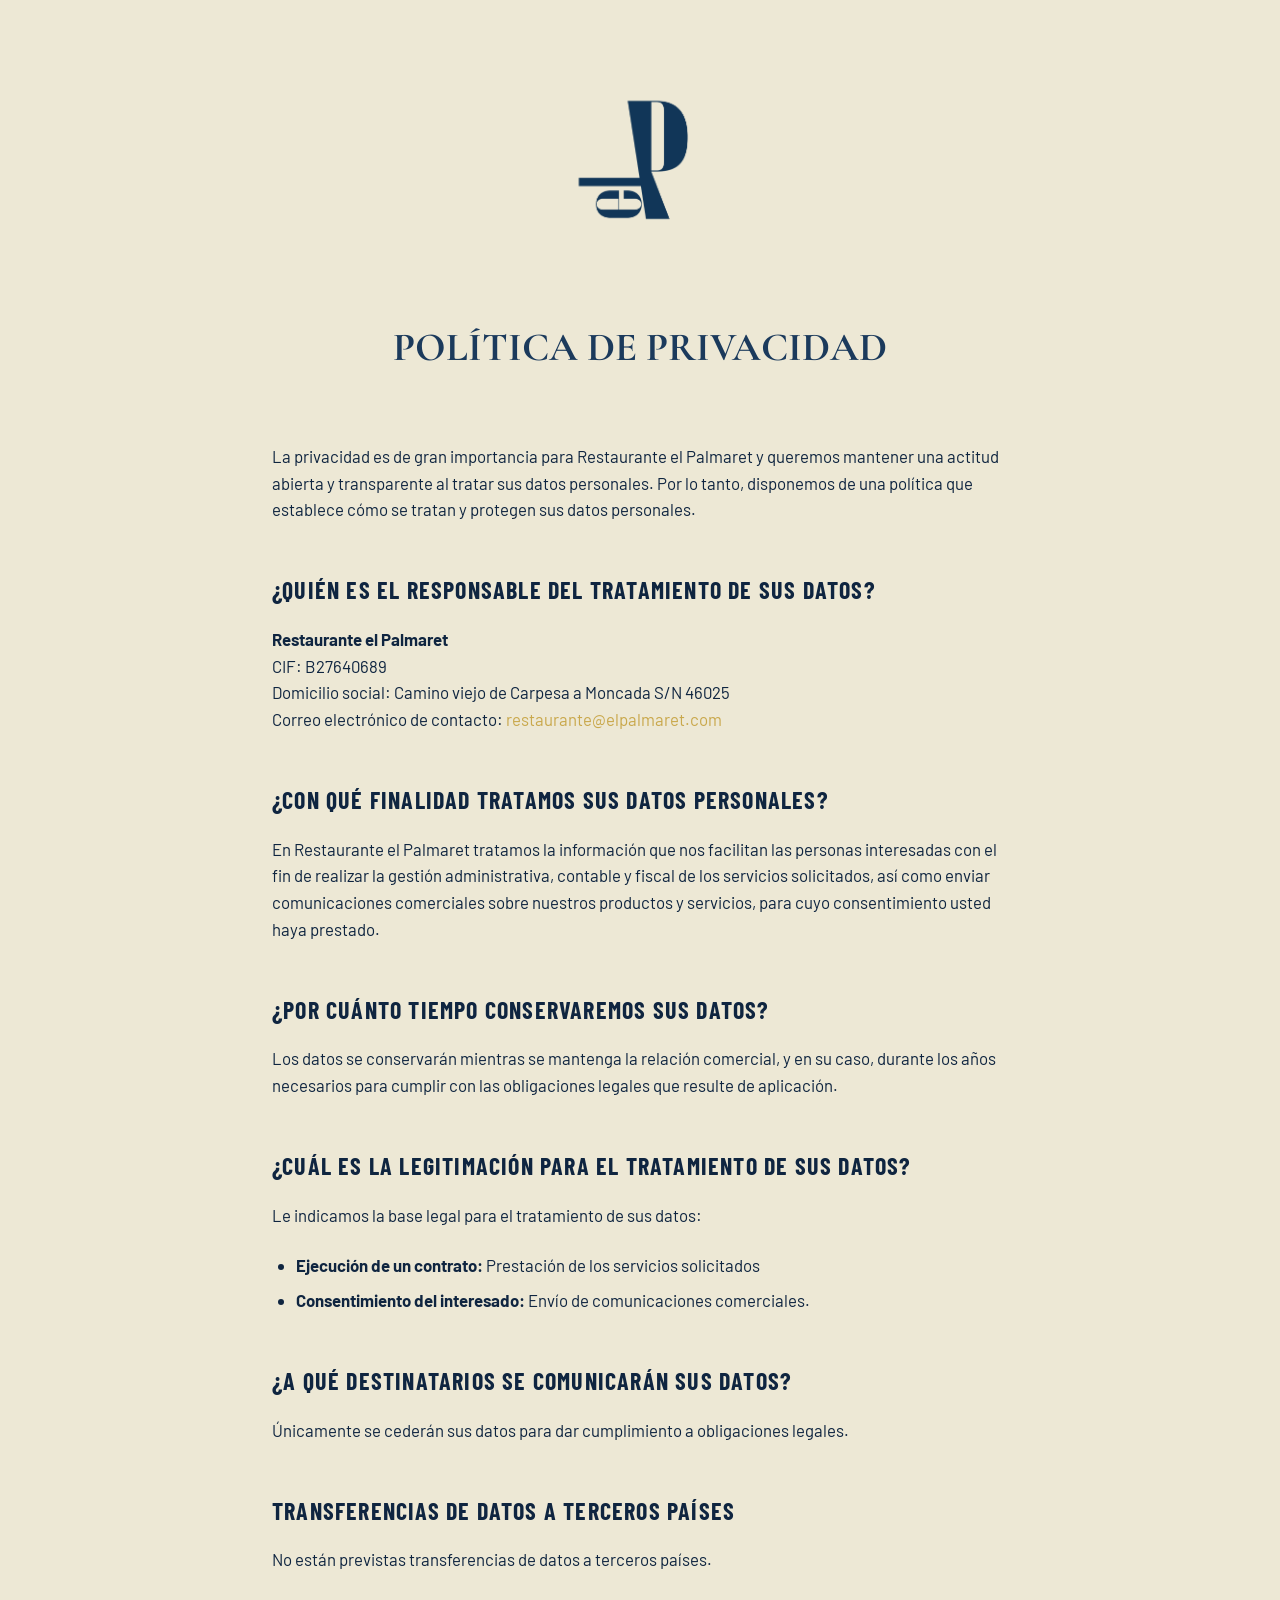
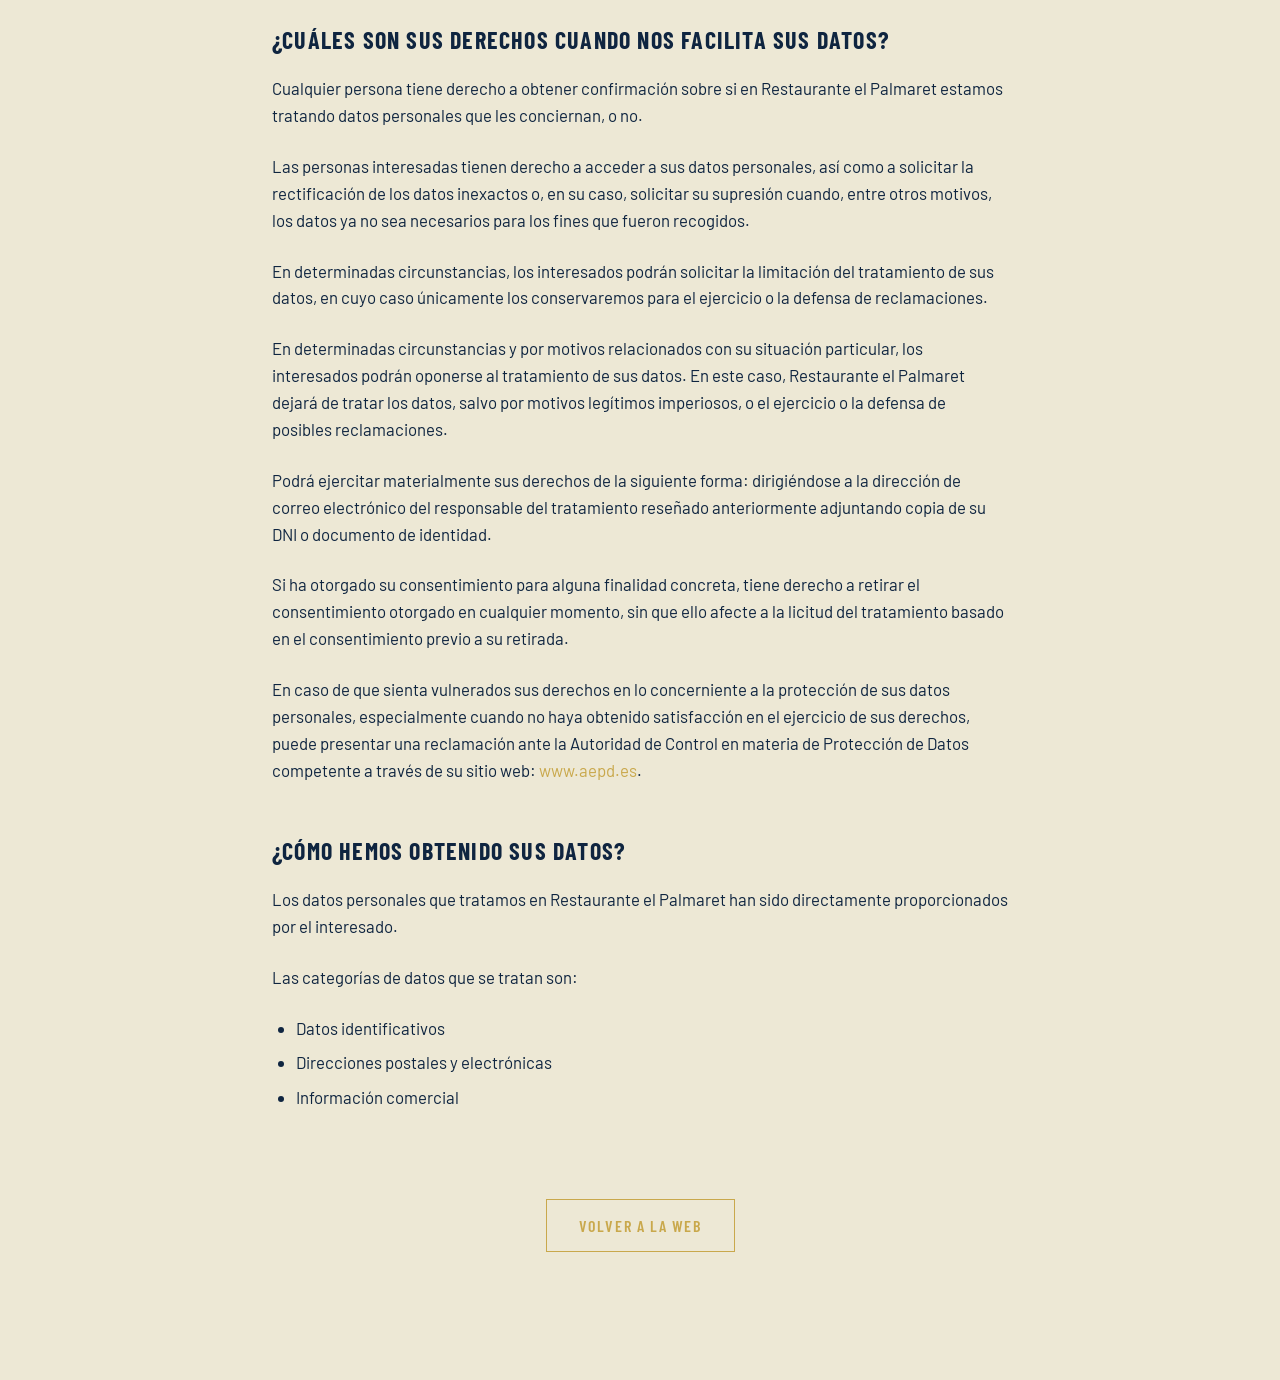
<file: privacidad.html>
<!DOCTYPE html>
<html lang="es">

<head>
  <meta charset="UTF-8">
  <meta name="viewport" content="width=device-width, initial-scale=1.0">
  <title>Política de Privacidad | Restaurante El Palmaret</title>
  <meta name="description" content="Información sobre el tratamiento y protección de datos personales de Restaurante El Palmaret según el RGPD.">
  <link rel="canonical" href="https://elpalmaret.com/privacidad.html">
  <meta name="robots" content="index, follow">

  <!-- Open Graph / Redes Sociales -->
  <meta property="og:type" content="website">
  <meta property="og:site_name" content="Restaurante El Palmaret">
  <meta property="og:title" content="Política de Privacidad | Restaurante El Palmaret">
  <meta property="og:description" content="Información sobre el tratamiento y protección de datos personales de Restaurante El Palmaret según el RGPD.">
  <meta property="og:url" content="https://elpalmaret.com/privacidad.html">
  <meta property="og:image" content="https://elpalmaret.com/assets/img/og-image.jpg">
  <meta property="og:image:type" content="image/jpeg">
  <meta property="og:image:width" content="1200">
  <meta property="og:image:height" content="630">
  <meta name="twitter:card" content="summary_large_image">
  <meta name="twitter:image" content="https://elpalmaret.com/assets/img/og-image.jpg">
  <link rel="preconnect" href="https://fonts.googleapis.com">
  <link rel="preconnect" href="https://fonts.gstatic.com" crossorigin>
  <link href="https://fonts.googleapis.com/css2?family=Cormorant+Garamond:ital,wght@0,300;0,400;0,500;0,600;1,300;1,400&family=Barlow:wght@300;400;500;600&family=Barlow+Condensed:wght@400;500;600;700&display=swap" rel="stylesheet">
  <link rel="icon" type="image/png" href="assets/img/logojpg.png">
  <link rel="stylesheet" href="assets/css/main.css">
  <style>
    body {
      background-color: var(--cream);
      color: var(--navy-dark);
      font-family: var(--fb);
      line-height: 1.6;
    }
    .legal-container {
      max-width: 800px;
      margin: 0 auto;
      padding: 4rem 2rem 8rem 2rem;
    }
    .legal-header {
      text-align: center;
      margin-bottom: 4rem;
    }
    .legal-logo {
      width: 150px;
      margin-bottom: 2rem;
    }
    .legal-container h1 {
      font-family: var(--fd);
      font-size: 2.5rem;
      margin-bottom: 2rem;
      color: var(--navy);
      text-align: center;
    }
    .legal-container h2 {
      font-family: var(--fc);
      font-size: 1.5rem;
      margin-top: 3rem;
      margin-bottom: 1rem;
      color: var(--navy-dark);
      text-transform: uppercase;
      letter-spacing: 0.05em;
    }
    .legal-container p {
      margin-bottom: 1.5rem;
      font-size: 1.05rem;
    }
    .legal-container ul {
      margin-bottom: 1.5rem;
      padding-left: 1.5rem;
      font-size: 1.05rem;
    }
    .legal-container li {
      margin-bottom: 0.5rem;
    }
    .back-link {
      display: inline-block;
      margin-top: 4rem;
      color: var(--gold);
      text-decoration: none;
      font-family: var(--fc);
      font-weight: 600;
      text-transform: uppercase;
      letter-spacing: 0.1em;
      border: 1px solid var(--gold);
      padding: 0.8rem 2rem;
      transition: all 0.3s;
    }
    .back-link:hover {
      background: var(--gold);
      color: var(--navy-dark);
    }
  </style>
</head>

<body>
  <div class="legal-container">
    <div class="legal-header">
      <a href="index.html">
        <img src="assets/img/logojpg.png" alt="Logo El Palmaret" class="legal-logo">
      </a>
      <h1>POLÍTICA DE PRIVACIDAD</h1>
    </div>

    <p>La privacidad es de gran importancia para Restaurante el Palmaret y queremos mantener una actitud abierta y transparente al tratar sus datos personales. Por lo tanto, disponemos de una política que establece cómo se tratan y protegen sus datos personales.</p>

    <h2>¿Quién es el responsable del tratamiento de sus datos?</h2>
    <p><strong>Restaurante el Palmaret</strong><br>
    CIF: B27640689<br>
    Domicilio social: Camino viejo de Carpesa a Moncada S/N 46025<br>
    Correo electrónico de contacto: <a href="mailto:restaurante@elpalmaret.com" style="color:var(--gold);text-decoration:none;">restaurante@elpalmaret.com</a></p>

    <h2>¿Con qué finalidad tratamos sus datos personales?</h2>
    <p>En Restaurante el Palmaret tratamos la información que nos facilitan las personas interesadas con el fin de realizar la gestión administrativa, contable y fiscal de los servicios solicitados, así como enviar comunicaciones comerciales sobre nuestros productos y servicios, para cuyo consentimiento usted haya prestado.</p>

    <h2>¿Por cuánto tiempo conservaremos sus datos?</h2>
    <p>Los datos se conservarán mientras se mantenga la relación comercial, y en su caso, durante los años necesarios para cumplir con las obligaciones legales que resulte de aplicación.</p>

    <h2>¿Cuál es la legitimación para el tratamiento de sus datos?</h2>
    <p>Le indicamos la base legal para el tratamiento de sus datos:</p>
    <ul>
      <li><strong>Ejecución de un contrato:</strong> Prestación de los servicios solicitados</li>
      <li><strong>Consentimiento del interesado:</strong> Envío de comunicaciones comerciales.</li>
    </ul>

    <h2>¿A qué destinatarios se comunicarán sus datos?</h2>
    <p>Únicamente se cederán sus datos para dar cumplimiento a obligaciones legales.</p>

    <h2>Transferencias de datos a terceros países</h2>
    <p>No están previstas transferencias de datos a terceros países.</p>

    <h2>¿Cuáles son sus derechos cuando nos facilita sus datos?</h2>
    <p>Cualquier persona tiene derecho a obtener confirmación sobre si en Restaurante el Palmaret estamos tratando datos personales que les conciernan, o no.</p>
    <p>Las personas interesadas tienen derecho a acceder a sus datos personales, así como a solicitar la rectificación de los datos inexactos o, en su caso, solicitar su supresión cuando, entre otros motivos, los datos ya no sea necesarios para los fines que fueron recogidos.</p>
    <p>En determinadas circunstancias, los interesados podrán solicitar la limitación del tratamiento de sus datos, en cuyo caso únicamente los conservaremos para el ejercicio o la defensa de reclamaciones.</p>
    <p>En determinadas circunstancias y por motivos relacionados con su situación particular, los interesados podrán oponerse al tratamiento de sus datos. En este caso, Restaurante el Palmaret dejará de tratar los datos, salvo por motivos legítimos imperiosos, o el ejercicio o la defensa de posibles reclamaciones.</p>
    <p>Podrá ejercitar materialmente sus derechos de la siguiente forma: dirigiéndose a la dirección de correo electrónico del responsable del tratamiento reseñado anteriormente adjuntando copia de su DNI o documento de identidad.</p>
    <p>Si ha otorgado su consentimiento para alguna finalidad concreta, tiene derecho a retirar el consentimiento otorgado en cualquier momento, sin que ello afecte a la licitud del tratamiento basado en el consentimiento previo a su retirada.</p>
    <p>En caso de que sienta vulnerados sus derechos en lo concerniente a la protección de sus datos personales, especialmente cuando no haya obtenido satisfacción en el ejercicio de sus derechos, puede presentar una reclamación ante la Autoridad de Control en materia de Protección de Datos competente a través de su sitio web: <a href="https://www.aepd.es" target="_blank" style="color:var(--gold);text-decoration:none;">www.aepd.es</a>.</p>

    <h2>¿Cómo hemos obtenido sus datos?</h2>
    <p>Los datos personales que tratamos en Restaurante el Palmaret han sido directamente proporcionados por el interesado.</p>
    <p>Las categorías de datos que se tratan son:</p>
    <ul>
      <li>Datos identificativos</li>
      <li>Direcciones postales y electrónicas</li>
      <li>Información comercial</li>
    </ul>

    <div style="text-align: center;">
      <a href="index.html" class="back-link">Volver a la web</a>
    </div>
  </div>
</body>
</html>
</file>
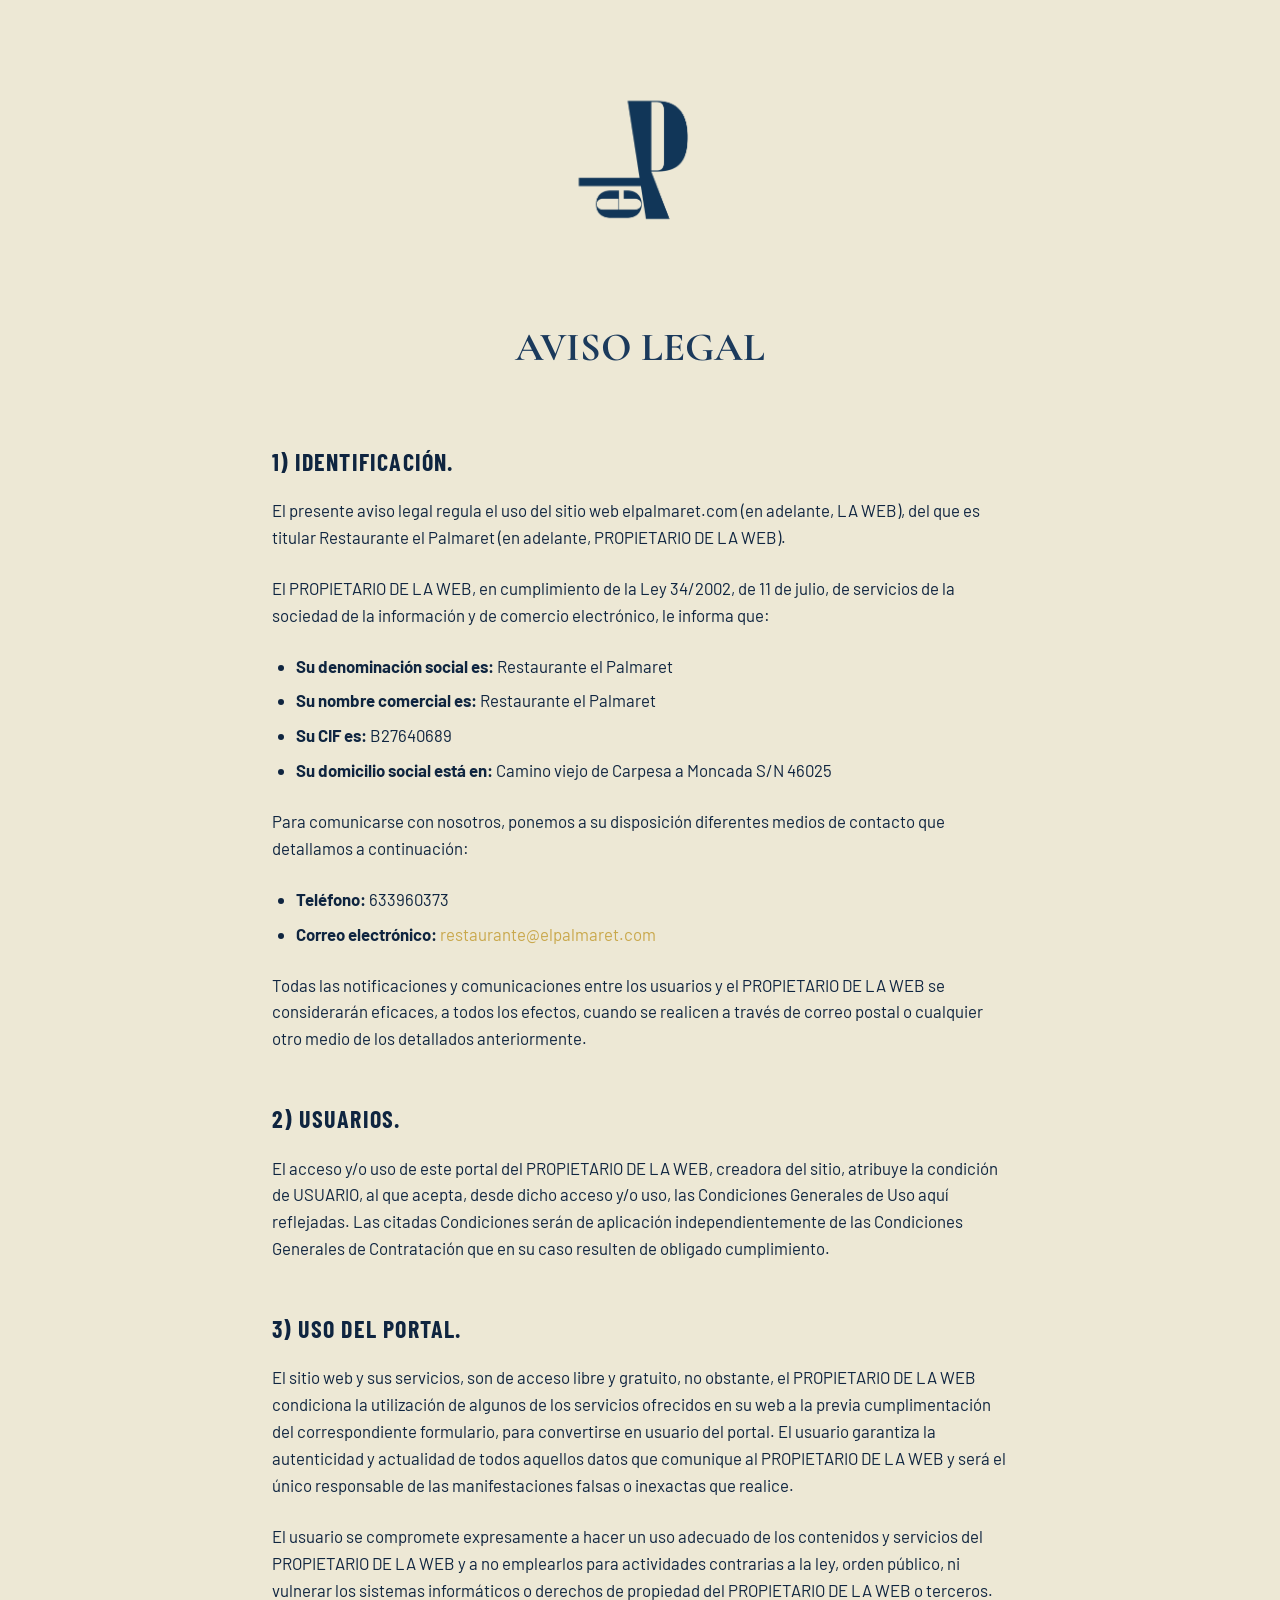
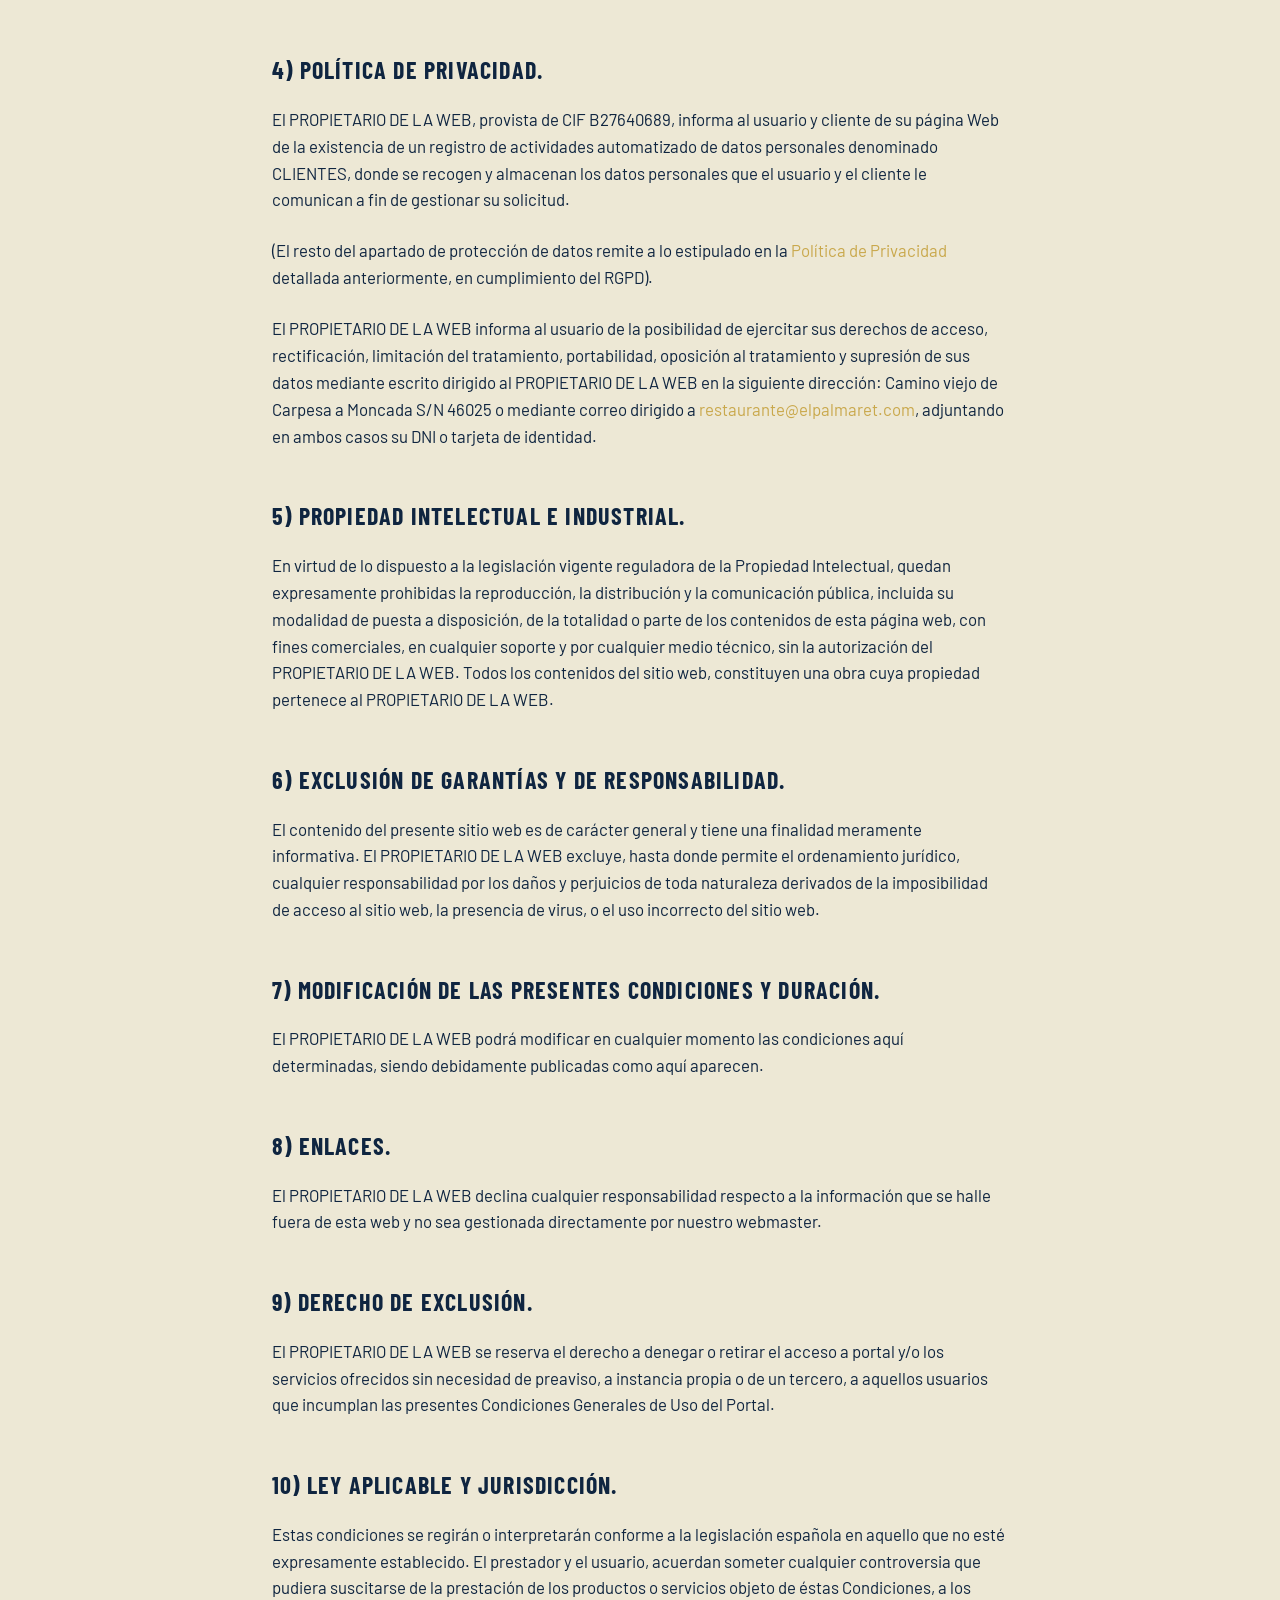
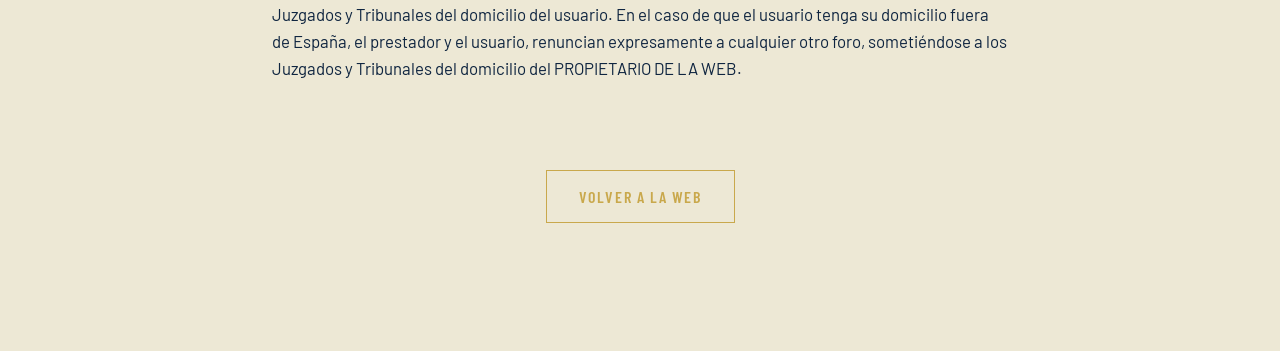
<file: backup/backup_seguridad_pre_refactor_20260825/aviso-legal.html>
<!DOCTYPE html>
<html lang="es">

<head>
  <meta charset="UTF-8">
  <meta name="viewport" content="width=device-width, initial-scale=1.0">
  <title>Aviso Legal | El Palmaret</title>
  <link rel="preconnect" href="https://fonts.googleapis.com">
  <link rel="preconnect" href="https://fonts.gstatic.com" crossorigin>
  <link href="https://fonts.googleapis.com/css2?family=Cormorant+Garamond:ital,wght@0,300;0,400;0,500;0,600;1,300;1,400&family=Barlow:wght@300;400;500;600&family=Barlow+Condensed:wght@400;500;600;700&display=swap" rel="stylesheet">
  <link rel="icon" type="image/png" href="assets/img/logojpg.png">
  <link rel="stylesheet" href="assets/css/main.css">
  <style>
    body {
      background-color: var(--cream);
      color: var(--navy-dark);
      font-family: var(--fb);
      line-height: 1.6;
    }
    .legal-container {
      max-width: 800px;
      margin: 0 auto;
      padding: 4rem 2rem 8rem 2rem;
    }
    .legal-header {
      text-align: center;
      margin-bottom: 4rem;
    }
    .legal-logo {
      width: 150px;
      margin-bottom: 2rem;
    }
    .legal-container h1 {
      font-family: var(--fd);
      font-size: 2.5rem;
      margin-bottom: 2rem;
      color: var(--navy);
      text-align: center;
    }
    .legal-container h2 {
      font-family: var(--fc);
      font-size: 1.5rem;
      margin-top: 3rem;
      margin-bottom: 1rem;
      color: var(--navy-dark);
      text-transform: uppercase;
      letter-spacing: 0.05em;
    }
    .legal-container p {
      margin-bottom: 1.5rem;
      font-size: 1.05rem;
    }
    .legal-container ul {
      margin-bottom: 1.5rem;
      padding-left: 1.5rem;
      font-size: 1.05rem;
    }
    .legal-container li {
      margin-bottom: 0.5rem;
    }
    .back-link {
      display: inline-block;
      margin-top: 4rem;
      color: var(--gold);
      text-decoration: none;
      font-family: var(--fc);
      font-weight: 600;
      text-transform: uppercase;
      letter-spacing: 0.1em;
      border: 1px solid var(--gold);
      padding: 0.8rem 2rem;
      transition: all 0.3s;
    }
    .back-link:hover {
      background: var(--gold);
      color: var(--navy-dark);
    }
  </style>
</head>

<body>
  <div class="legal-container">
    <div class="legal-header">
      <a href="index.html">
        <img src="assets/img/logojpg.png" alt="Logo El Palmaret" class="legal-logo">
      </a>
      <h1>AVISO LEGAL</h1>
    </div>

    <h2>1) IDENTIFICACIÓN.</h2>
    <p>El presente aviso legal regula el uso del sitio web elpalmaret.com (en adelante, LA WEB), del que es titular Restaurante el Palmaret (en adelante, PROPIETARIO DE LA WEB).</p>
    <p>El PROPIETARIO DE LA WEB, en cumplimiento de la Ley 34/2002, de 11 de julio, de servicios de la sociedad de la información y de comercio electrónico, le informa que:</p>
    <ul>
      <li><strong>Su denominación social es:</strong> Restaurante el Palmaret</li>
      <li><strong>Su nombre comercial es:</strong> Restaurante el Palmaret</li>
      <li><strong>Su CIF es:</strong> B27640689</li>
      <li><strong>Su domicilio social está en:</strong> Camino viejo de Carpesa a Moncada S/N 46025</li>
    </ul>
    <p>Para comunicarse con nosotros, ponemos a su disposición diferentes medios de contacto que detallamos a continuación:</p>
    <ul>
      <li><strong>Teléfono:</strong> 633960373</li>
      <li><strong>Correo electrónico:</strong> <a href="mailto:restaurante@elpalmaret.com" style="color:var(--gold);text-decoration:none;">restaurante@elpalmaret.com</a></li>
    </ul>
    <p>Todas las notificaciones y comunicaciones entre los usuarios y el PROPIETARIO DE LA WEB se considerarán eficaces, a todos los efectos, cuando se realicen a través de correo postal o cualquier otro medio de los detallados anteriormente.</p>

    <h2>2) USUARIOS.</h2>
    <p>El acceso y/o uso de este portal del PROPIETARIO DE LA WEB, creadora del sitio, atribuye la condición de USUARIO, al que acepta, desde dicho acceso y/o uso, las Condiciones Generales de Uso aquí reflejadas. Las citadas Condiciones serán de aplicación independientemente de las Condiciones Generales de Contratación que en su caso resulten de obligado cumplimiento.</p>

    <h2>3) USO DEL PORTAL.</h2>
    <p>El sitio web y sus servicios, son de acceso libre y gratuito, no obstante, el PROPIETARIO DE LA WEB condiciona la utilización de algunos de los servicios ofrecidos en su web a la previa cumplimentación del correspondiente formulario, para convertirse en usuario del portal. El usuario garantiza la autenticidad y actualidad de todos aquellos datos que comunique al PROPIETARIO DE LA WEB y será el único responsable de las manifestaciones falsas o inexactas que realice.</p>
    <p>El usuario se compromete expresamente a hacer un uso adecuado de los contenidos y servicios del PROPIETARIO DE LA WEB y a no emplearlos para actividades contrarias a la ley, orden público, ni vulnerar los sistemas informáticos o derechos de propiedad del PROPIETARIO DE LA WEB o terceros.</p>

    <h2>4) POLÍTICA DE PRIVACIDAD.</h2>
    <p>El PROPIETARIO DE LA WEB, provista de CIF B27640689, informa al usuario y cliente de su página Web de la existencia de un registro de actividades automatizado de datos personales denominado CLIENTES, donde se recogen y almacenan los datos personales que el usuario y el cliente le comunican a fin de gestionar su solicitud.</p>
    <p>(El resto del apartado de protección de datos remite a lo estipulado en la <a href="privacidad.html" style="color:var(--gold);text-decoration:none;">Política de Privacidad</a> detallada anteriormente, en cumplimiento del RGPD).</p>
    <p>El PROPIETARIO DE LA WEB informa al usuario de la posibilidad de ejercitar sus derechos de acceso, rectificación, limitación del tratamiento, portabilidad, oposición al tratamiento y supresión de sus datos mediante escrito dirigido al PROPIETARIO DE LA WEB en la siguiente dirección: Camino viejo de Carpesa a Moncada S/N 46025 o mediante correo dirigido a <a href="mailto:restaurante@elpalmaret.com" style="color:var(--gold);text-decoration:none;">restaurante@elpalmaret.com</a>, adjuntando en ambos casos su DNI o tarjeta de identidad.</p>

    <h2>5) PROPIEDAD INTELECTUAL E INDUSTRIAL.</h2>
    <p>En virtud de lo dispuesto a la legislación vigente reguladora de la Propiedad Intelectual, quedan expresamente prohibidas la reproducción, la distribución y la comunicación pública, incluida su modalidad de puesta a disposición, de la totalidad o parte de los contenidos de esta página web, con fines comerciales, en cualquier soporte y por cualquier medio técnico, sin la autorización del PROPIETARIO DE LA WEB. Todos los contenidos del sitio web, constituyen una obra cuya propiedad pertenece al PROPIETARIO DE LA WEB.</p>

    <h2>6) EXCLUSIÓN DE GARANTÍAS Y DE RESPONSABILIDAD.</h2>
    <p>El contenido del presente sitio web es de carácter general y tiene una finalidad meramente informativa. El PROPIETARIO DE LA WEB excluye, hasta donde permite el ordenamiento jurídico, cualquier responsabilidad por los daños y perjuicios de toda naturaleza derivados de la imposibilidad de acceso al sitio web, la presencia de virus, o el uso incorrecto del sitio web.</p>

    <h2>7) MODIFICACIÓN DE LAS PRESENTES CONDICIONES Y DURACIÓN.</h2>
    <p>El PROPIETARIO DE LA WEB podrá modificar en cualquier momento las condiciones aquí determinadas, siendo debidamente publicadas como aquí aparecen.</p>

    <h2>8) ENLACES.</h2>
    <p>El PROPIETARIO DE LA WEB declina cualquier responsabilidad respecto a la información que se halle fuera de esta web y no sea gestionada directamente por nuestro webmaster.</p>

    <h2>9) DERECHO DE EXCLUSIÓN.</h2>
    <p>El PROPIETARIO DE LA WEB se reserva el derecho a denegar o retirar el acceso a portal y/o los servicios ofrecidos sin necesidad de preaviso, a instancia propia o de un tercero, a aquellos usuarios que incumplan las presentes Condiciones Generales de Uso del Portal.</p>

    <h2>10) LEY APLICABLE Y JURISDICCIÓN.</h2>
    <p>Estas condiciones se regirán o interpretarán conforme a la legislación española en aquello que no esté expresamente establecido. El prestador y el usuario, acuerdan someter cualquier controversia que pudiera suscitarse de la prestación de los productos o servicios objeto de éstas Condiciones, a los Juzgados y Tribunales del domicilio del usuario. En el caso de que el usuario tenga su domicilio fuera de España, el prestador y el usuario, renuncian expresamente a cualquier otro foro, sometiéndose a los Juzgados y Tribunales del domicilio del PROPIETARIO DE LA WEB.</p>

    <div style="text-align: center;">
      <a href="index.html" class="back-link">Volver a la web</a>
    </div>
  </div>
</body>
</html>
</file>
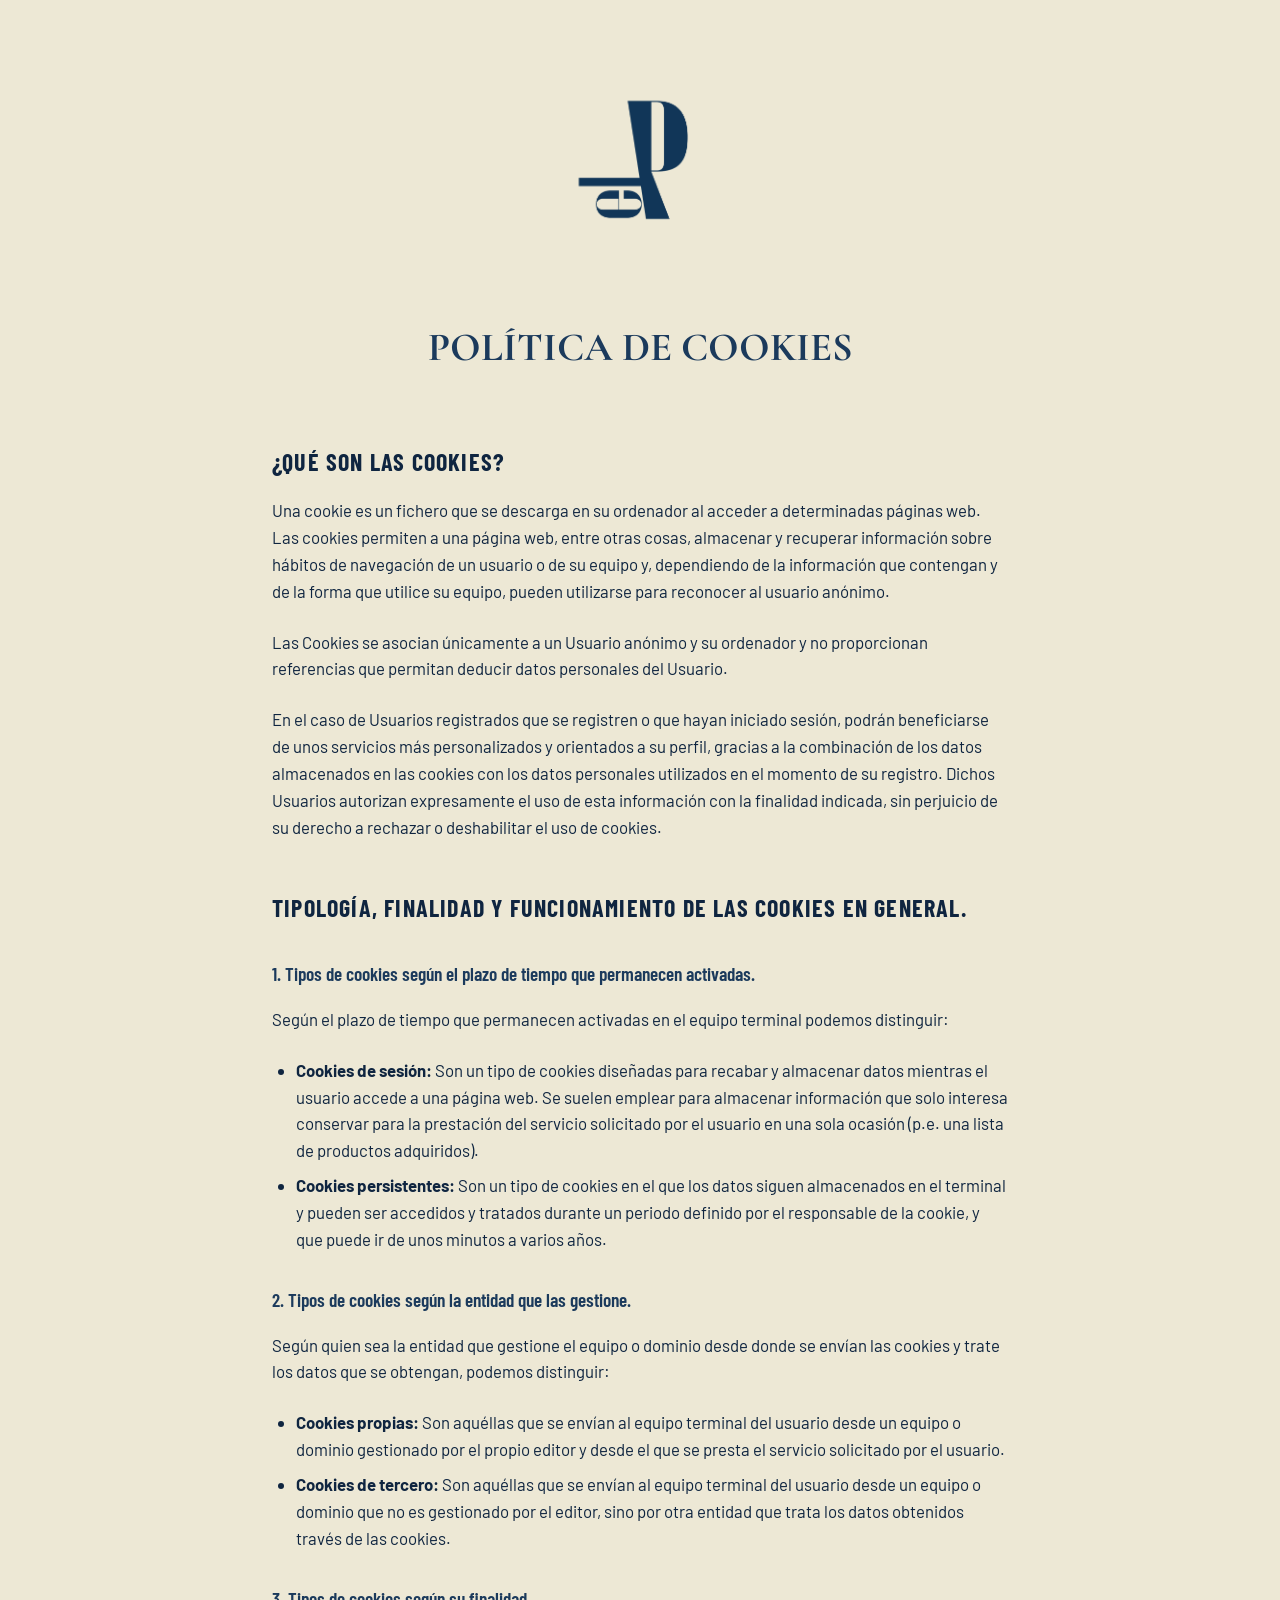
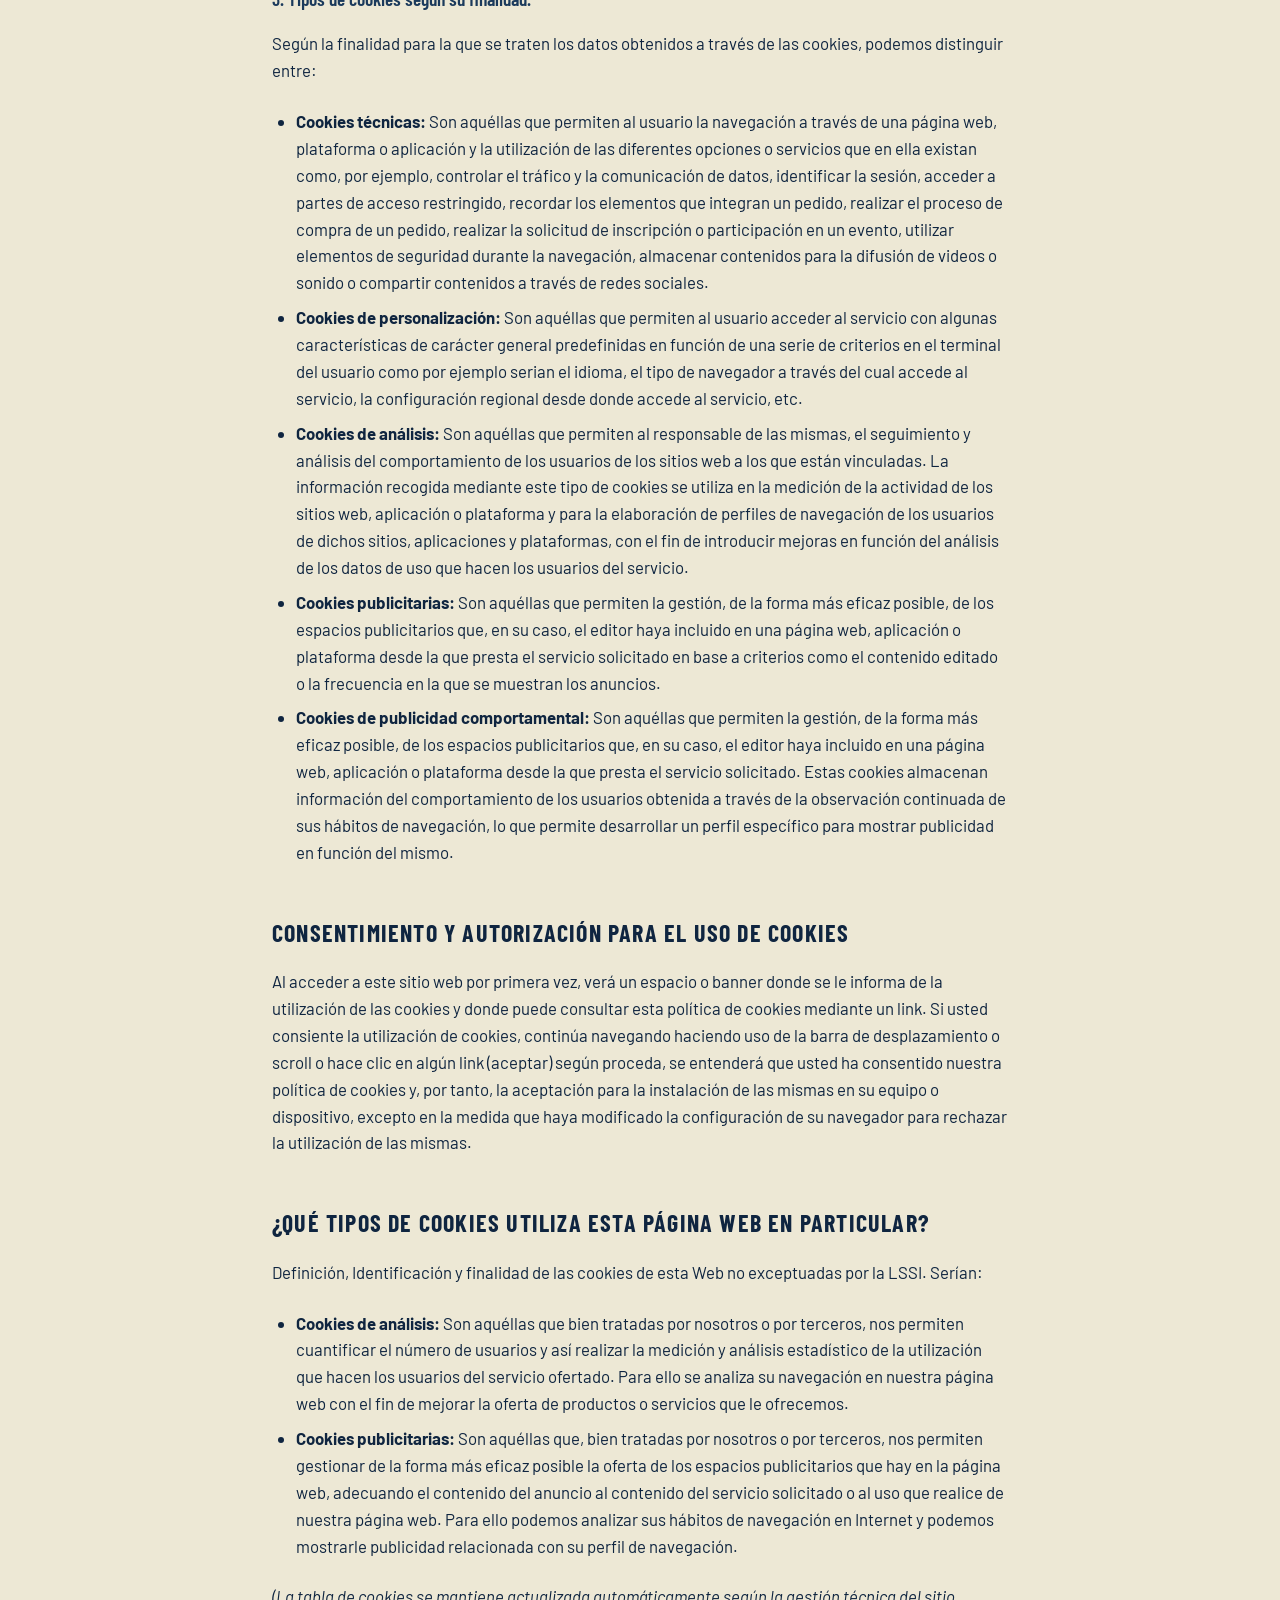
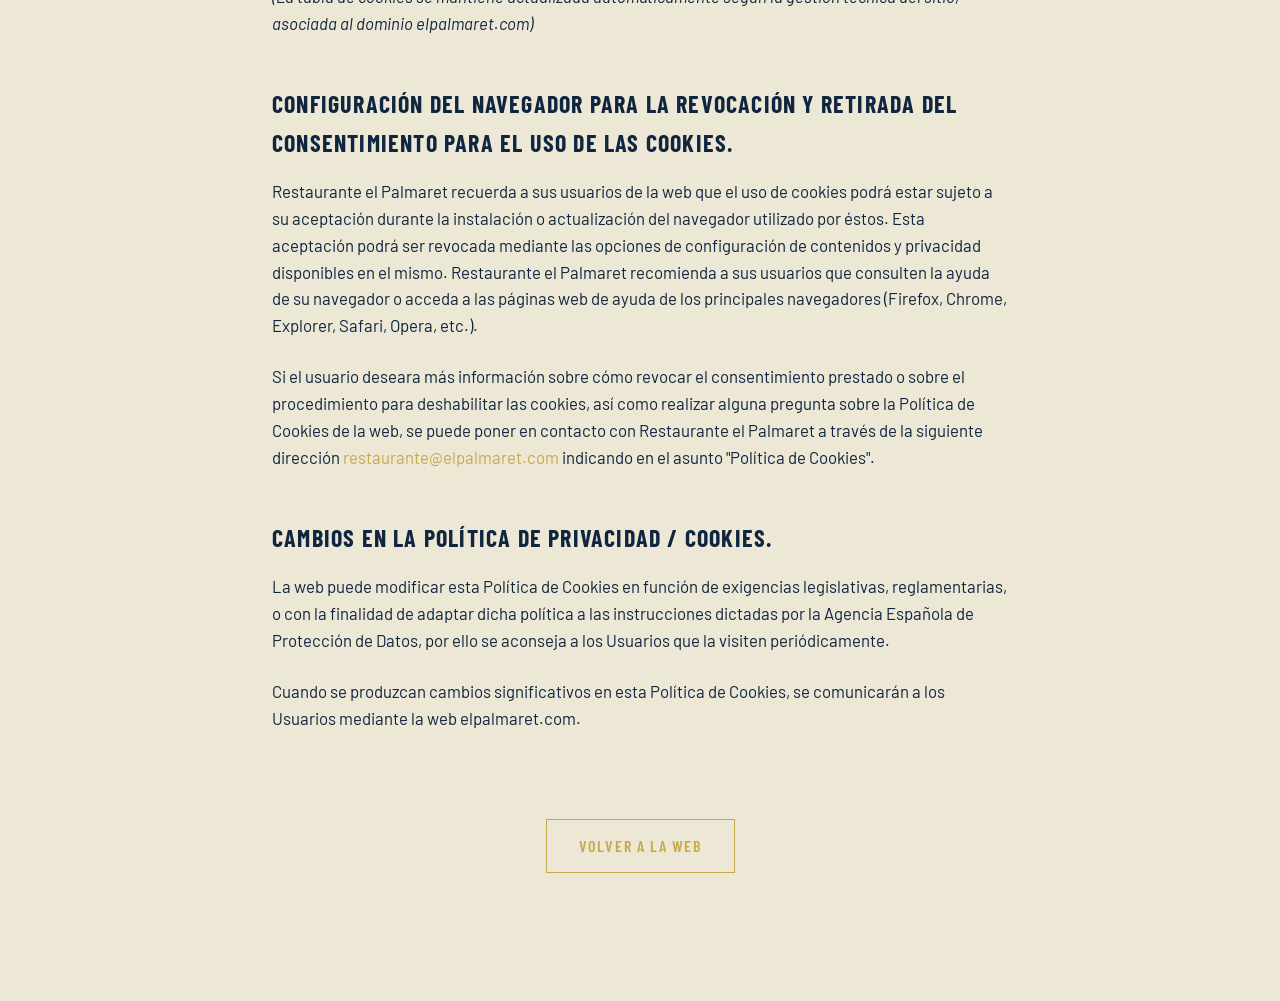
<file: backup/backup_seguridad_pre_refactor_20260825/cookies.html>
<!DOCTYPE html>
<html lang="es">

<head>
  <meta charset="UTF-8">
  <meta name="viewport" content="width=device-width, initial-scale=1.0">
  <title>Política de Cookies | El Palmaret</title>
  <link rel="preconnect" href="https://fonts.googleapis.com">
  <link rel="preconnect" href="https://fonts.gstatic.com" crossorigin>
  <link href="https://fonts.googleapis.com/css2?family=Cormorant+Garamond:ital,wght@0,300;0,400;0,500;0,600;1,300;1,400&family=Barlow:wght@300;400;500;600&family=Barlow+Condensed:wght@400;500;600;700&display=swap" rel="stylesheet">
  <link rel="icon" type="image/png" href="assets/img/logojpg.png">
  <link rel="stylesheet" href="assets/css/main.css">
  <style>
    body {
      background-color: var(--cream);
      color: var(--navy-dark);
      font-family: var(--fb);
      line-height: 1.6;
    }
    .legal-container {
      max-width: 800px;
      margin: 0 auto;
      padding: 4rem 2rem 8rem 2rem;
    }
    .legal-header {
      text-align: center;
      margin-bottom: 4rem;
    }
    .legal-logo {
      width: 150px;
      margin-bottom: 2rem;
    }
    .legal-container h1 {
      font-family: var(--fd);
      font-size: 2.5rem;
      margin-bottom: 2rem;
      color: var(--navy);
      text-align: center;
    }
    .legal-container h2 {
      font-family: var(--fc);
      font-size: 1.5rem;
      margin-top: 3rem;
      margin-bottom: 1rem;
      color: var(--navy-dark);
      text-transform: uppercase;
      letter-spacing: 0.05em;
    }
    .legal-container h3 {
      font-family: var(--fc);
      font-size: 1.2rem;
      margin-top: 2rem;
      margin-bottom: 1rem;
      color: var(--navy);
      font-weight: 600;
    }
    .legal-container p {
      margin-bottom: 1.5rem;
      font-size: 1.05rem;
    }
    .legal-container ul {
      margin-bottom: 1.5rem;
      padding-left: 1.5rem;
      font-size: 1.05rem;
    }
    .legal-container li {
      margin-bottom: 0.5rem;
    }
    .back-link {
      display: inline-block;
      margin-top: 4rem;
      color: var(--gold);
      text-decoration: none;
      font-family: var(--fc);
      font-weight: 600;
      text-transform: uppercase;
      letter-spacing: 0.1em;
      border: 1px solid var(--gold);
      padding: 0.8rem 2rem;
      transition: all 0.3s;
    }
    .back-link:hover {
      background: var(--gold);
      color: var(--navy-dark);
    }
  </style>
</head>

<body>
  <div class="legal-container">
    <div class="legal-header">
      <a href="index.html">
        <img src="assets/img/logojpg.png" alt="Logo El Palmaret" class="legal-logo">
      </a>
      <h1>POLÍTICA DE COOKIES</h1>
    </div>

    <h2>¿Qué son las cookies?</h2>
    <p>Una cookie es un fichero que se descarga en su ordenador al acceder a determinadas páginas web. Las cookies permiten a una página web, entre otras cosas, almacenar y recuperar información sobre hábitos de navegación de un usuario o de su equipo y, dependiendo de la información que contengan y de la forma que utilice su equipo, pueden utilizarse para reconocer al usuario anónimo.</p>
    <p>Las Cookies se asocian únicamente a un Usuario anónimo y su ordenador y no proporcionan referencias que permitan deducir datos personales del Usuario.</p>
    <p>En el caso de Usuarios registrados que se registren o que hayan iniciado sesión, podrán beneficiarse de unos servicios más personalizados y orientados a su perfil, gracias a la combinación de los datos almacenados en las cookies con los datos personales utilizados en el momento de su registro. Dichos Usuarios autorizan expresamente el uso de esta información con la finalidad indicada, sin perjuicio de su derecho a rechazar o deshabilitar el uso de cookies.</p>

    <h2>Tipología, finalidad y funcionamiento de las Cookies en General.</h2>
    
    <h3>1. Tipos de cookies según el plazo de tiempo que permanecen activadas.</h3>
    <p>Según el plazo de tiempo que permanecen activadas en el equipo terminal podemos distinguir:</p>
    <ul>
      <li><strong>Cookies de sesión:</strong> Son un tipo de cookies diseñadas para recabar y almacenar datos mientras el usuario accede a una página web. Se suelen emplear para almacenar información que solo interesa conservar para la prestación del servicio solicitado por el usuario en una sola ocasión (p.e. una lista de productos adquiridos).</li>
      <li><strong>Cookies persistentes:</strong> Son un tipo de cookies en el que los datos siguen almacenados en el terminal y pueden ser accedidos y tratados durante un periodo definido por el responsable de la cookie, y que puede ir de unos minutos a varios años.</li>
    </ul>

    <h3>2. Tipos de cookies según la entidad que las gestione.</h3>
    <p>Según quien sea la entidad que gestione el equipo o dominio desde donde se envían las cookies y trate los datos que se obtengan, podemos distinguir:</p>
    <ul>
      <li><strong>Cookies propias:</strong> Son aquéllas que se envían al equipo terminal del usuario desde un equipo o dominio gestionado por el propio editor y desde el que se presta el servicio solicitado por el usuario.</li>
      <li><strong>Cookies de tercero:</strong> Son aquéllas que se envían al equipo terminal del usuario desde un equipo o dominio que no es gestionado por el editor, sino por otra entidad que trata los datos obtenidos través de las cookies.</li>
    </ul>

    <h3>3. Tipos de cookies según su finalidad.</h3>
    <p>Según la finalidad para la que se traten los datos obtenidos a través de las cookies, podemos distinguir entre:</p>
    <ul>
      <li><strong>Cookies técnicas:</strong> Son aquéllas que permiten al usuario la navegación a través de una página web, plataforma o aplicación y la utilización de las diferentes opciones o servicios que en ella existan como, por ejemplo, controlar el tráfico y la comunicación de datos, identificar la sesión, acceder a partes de acceso restringido, recordar los elementos que integran un pedido, realizar el proceso de compra de un pedido, realizar la solicitud de inscripción o participación en un evento, utilizar elementos de seguridad durante la navegación, almacenar contenidos para la difusión de videos o sonido o compartir contenidos a través de redes sociales.</li>
      <li><strong>Cookies de personalización:</strong> Son aquéllas que permiten al usuario acceder al servicio con algunas características de carácter general predefinidas en función de una serie de criterios en el terminal del usuario como por ejemplo serian el idioma, el tipo de navegador a través del cual accede al servicio, la configuración regional desde donde accede al servicio, etc.</li>
      <li><strong>Cookies de análisis:</strong> Son aquéllas que permiten al responsable de las mismas, el seguimiento y análisis del comportamiento de los usuarios de los sitios web a los que están vinculadas. La información recogida mediante este tipo de cookies se utiliza en la medición de la actividad de los sitios web, aplicación o plataforma y para la elaboración de perfiles de navegación de los usuarios de dichos sitios, aplicaciones y plataformas, con el fin de introducir mejoras en función del análisis de los datos de uso que hacen los usuarios del servicio.</li>
      <li><strong>Cookies publicitarias:</strong> Son aquéllas que permiten la gestión, de la forma más eficaz posible, de los espacios publicitarios que, en su caso, el editor haya incluido en una página web, aplicación o plataforma desde la que presta el servicio solicitado en base a criterios como el contenido editado o la frecuencia en la que se muestran los anuncios.</li>
      <li><strong>Cookies de publicidad comportamental:</strong> Son aquéllas que permiten la gestión, de la forma más eficaz posible, de los espacios publicitarios que, en su caso, el editor haya incluido en una página web, aplicación o plataforma desde la que presta el servicio solicitado. Estas cookies almacenan información del comportamiento de los usuarios obtenida a través de la observación continuada de sus hábitos de navegación, lo que permite desarrollar un perfil específico para mostrar publicidad en función del mismo.</li>
    </ul>

    <h2>Consentimiento y Autorización para el uso de cookies</h2>
    <p>Al acceder a este sitio web por primera vez, verá un espacio o banner donde se le informa de la utilización de las cookies y donde puede consultar esta política de cookies mediante un link. Si usted consiente la utilización de cookies, continúa navegando haciendo uso de la barra de desplazamiento o scroll o hace clic en algún link (aceptar) según proceda, se entenderá que usted ha consentido nuestra política de cookies y, por tanto, la aceptación para la instalación de las mismas en su equipo o dispositivo, excepto en la medida que haya modificado la configuración de su navegador para rechazar la utilización de las mismas.</p>

    <h2>¿Qué tipos de cookies utiliza esta página web en particular?</h2>
    <p>Definición, Identificación y finalidad de las cookies de esta Web no exceptuadas por la LSSI. Serían:</p>
    <ul>
      <li><strong>Cookies de análisis:</strong> Son aquéllas que bien tratadas por nosotros o por terceros, nos permiten cuantificar el número de usuarios y así realizar la medición y análisis estadístico de la utilización que hacen los usuarios del servicio ofertado. Para ello se analiza su navegación en nuestra página web con el fin de mejorar la oferta de productos o servicios que le ofrecemos.</li>
      <li><strong>Cookies publicitarias:</strong> Son aquéllas que, bien tratadas por nosotros o por terceros, nos permiten gestionar de la forma más eficaz posible la oferta de los espacios publicitarios que hay en la página web, adecuando el contenido del anuncio al contenido del servicio solicitado o al uso que realice de nuestra página web. Para ello podemos analizar sus hábitos de navegación en Internet y podemos mostrarle publicidad relacionada con su perfil de navegación.</li>
    </ul>
    
    <p><em>(La tabla de cookies se mantiene actualizada automáticamente según la gestión técnica del sitio, asociada al dominio elpalmaret.com)</em></p>

    <h2>Configuración del navegador para la revocación y retirada del consentimiento para el uso de las cookies.</h2>
    <p>Restaurante el Palmaret recuerda a sus usuarios de la web que el uso de cookies podrá estar sujeto a su aceptación durante la instalación o actualización del navegador utilizado por éstos. Esta aceptación podrá ser revocada mediante las opciones de configuración de contenidos y privacidad disponibles en el mismo. Restaurante el Palmaret recomienda a sus usuarios que consulten la ayuda de su navegador o acceda a las páginas web de ayuda de los principales navegadores (Firefox, Chrome, Explorer, Safari, Opera, etc.).</p>
    <p>Si el usuario deseara más información sobre cómo revocar el consentimiento prestado o sobre el procedimiento para deshabilitar las cookies, así como realizar alguna pregunta sobre la Política de Cookies de la web, se puede poner en contacto con Restaurante el Palmaret a través de la siguiente dirección <a href="mailto:restaurante@elpalmaret.com" style="color:var(--gold);text-decoration:none;">restaurante@elpalmaret.com</a> indicando en el asunto "Política de Cookies".</p>

    <h2>Cambios en la política de Privacidad / Cookies.</h2>
    <p>La web puede modificar esta Política de Cookies en función de exigencias legislativas, reglamentarias, o con la finalidad de adaptar dicha política a las instrucciones dictadas por la Agencia Española de Protección de Datos, por ello se aconseja a los Usuarios que la visiten periódicamente.</p>
    <p>Cuando se produzcan cambios significativos en esta Política de Cookies, se comunicarán a los Usuarios mediante la web elpalmaret.com.</p>

    <div style="text-align: center;">
      <a href="index.html" class="back-link">Volver a la web</a>
    </div>
  </div>
</body>
</html>
</file>
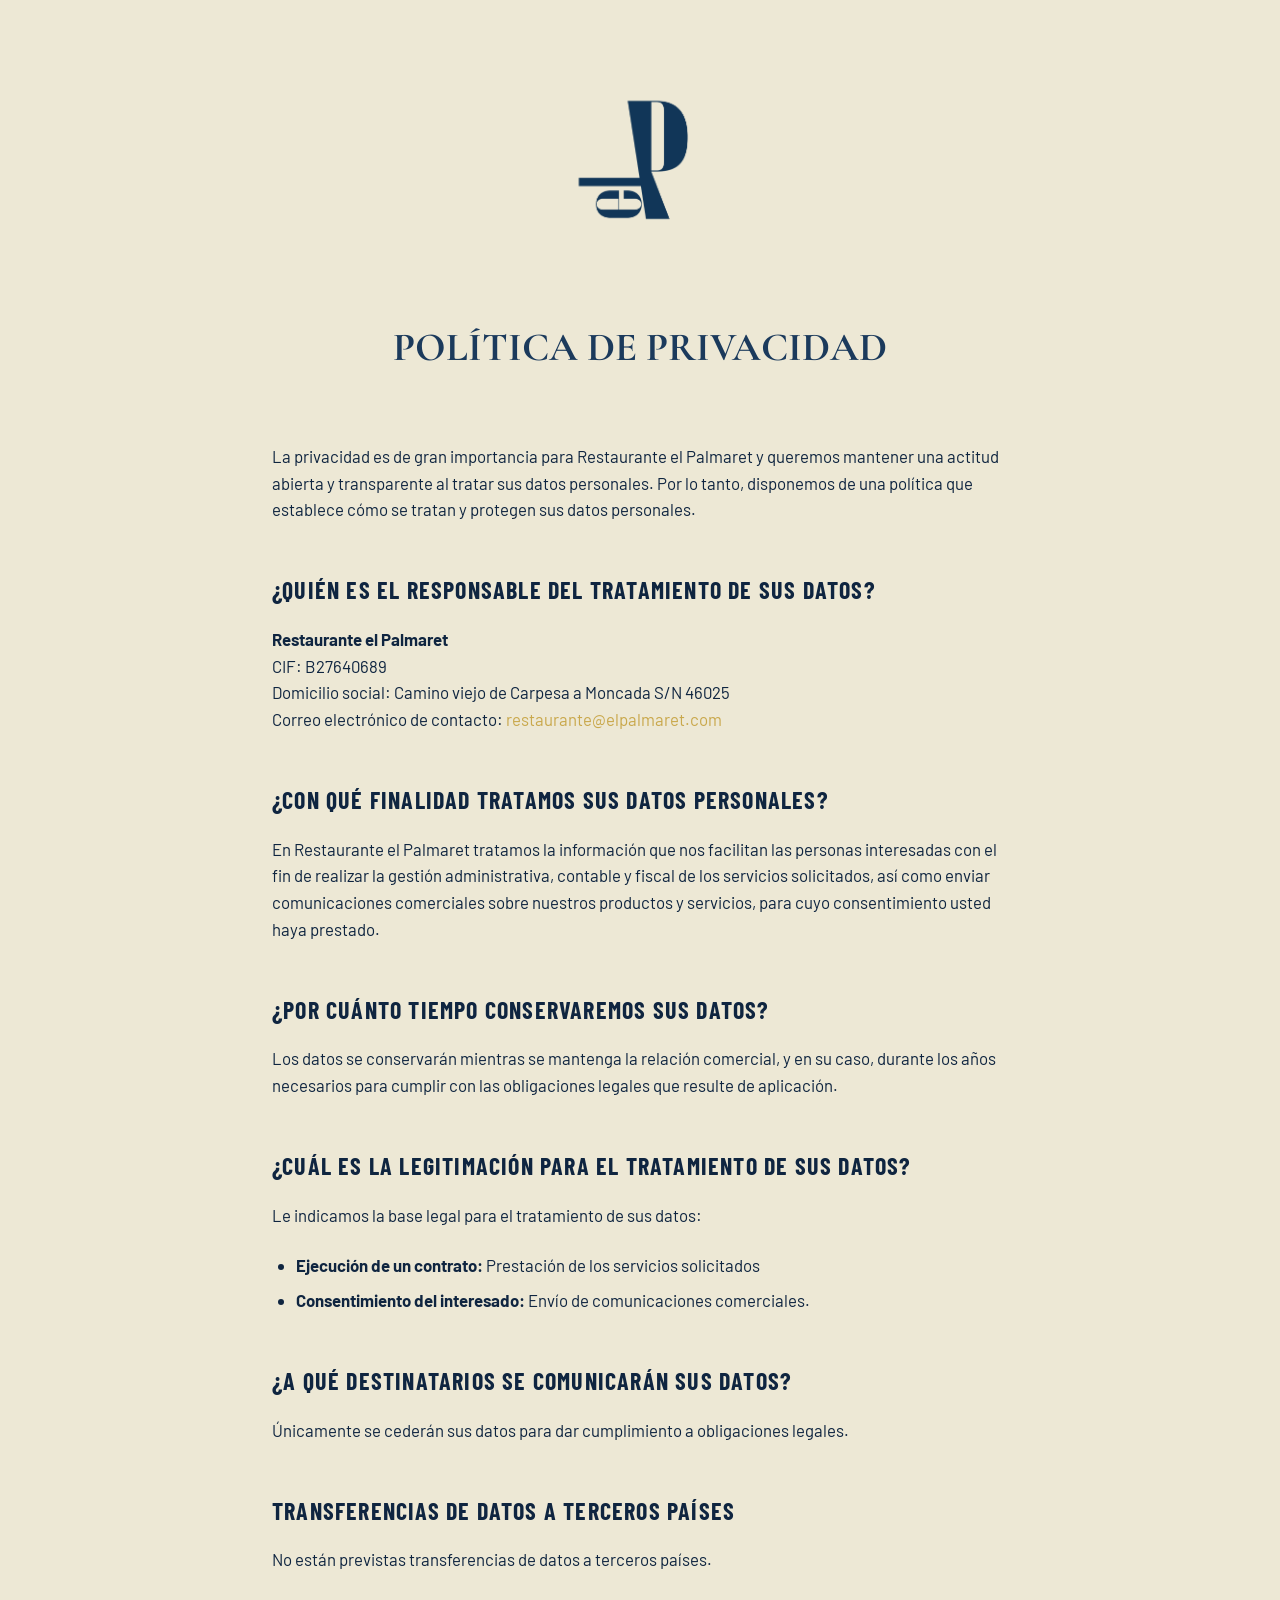
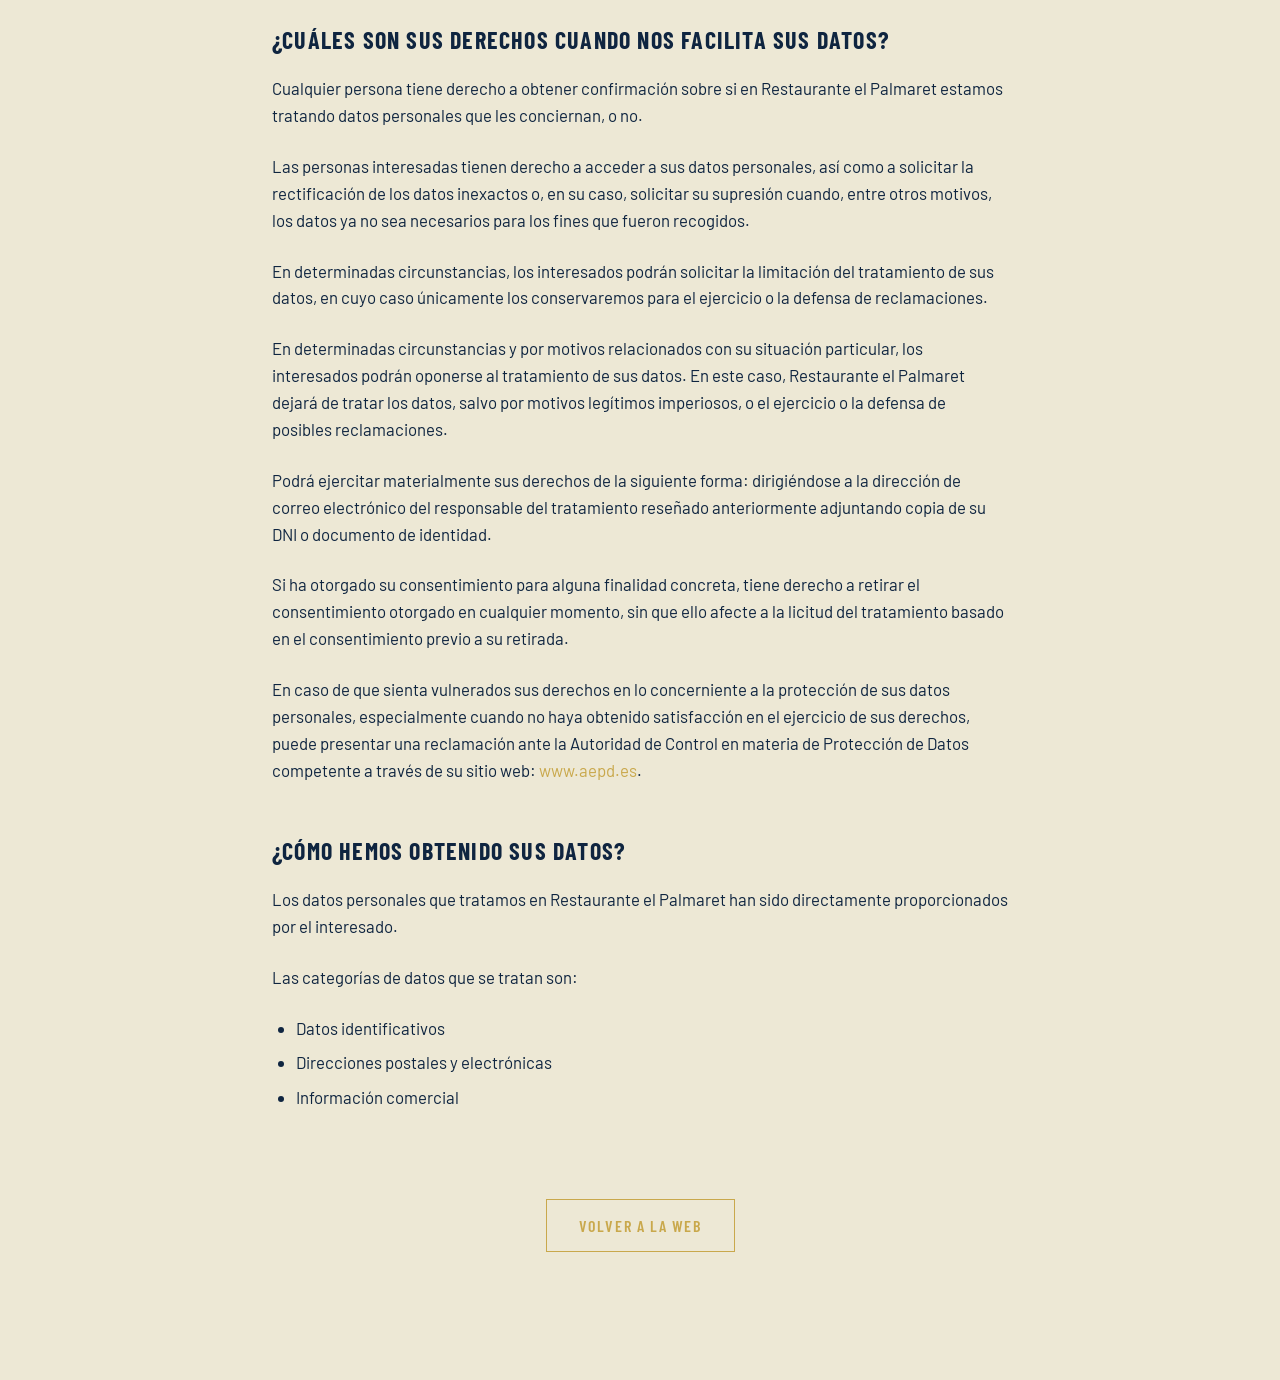
<file: backup/backup_seguridad_pre_refactor_20260825/privacidad.html>
<!DOCTYPE html>
<html lang="es">

<head>
  <meta charset="UTF-8">
  <meta name="viewport" content="width=device-width, initial-scale=1.0">
  <title>Política de Privacidad | El Palmaret</title>
  <link rel="preconnect" href="https://fonts.googleapis.com">
  <link rel="preconnect" href="https://fonts.gstatic.com" crossorigin>
  <link href="https://fonts.googleapis.com/css2?family=Cormorant+Garamond:ital,wght@0,300;0,400;0,500;0,600;1,300;1,400&family=Barlow:wght@300;400;500;600&family=Barlow+Condensed:wght@400;500;600;700&display=swap" rel="stylesheet">
  <link rel="icon" type="image/png" href="assets/img/logojpg.png">
  <link rel="stylesheet" href="assets/css/main.css">
  <style>
    body {
      background-color: var(--cream);
      color: var(--navy-dark);
      font-family: var(--fb);
      line-height: 1.6;
    }
    .legal-container {
      max-width: 800px;
      margin: 0 auto;
      padding: 4rem 2rem 8rem 2rem;
    }
    .legal-header {
      text-align: center;
      margin-bottom: 4rem;
    }
    .legal-logo {
      width: 150px;
      margin-bottom: 2rem;
    }
    .legal-container h1 {
      font-family: var(--fd);
      font-size: 2.5rem;
      margin-bottom: 2rem;
      color: var(--navy);
      text-align: center;
    }
    .legal-container h2 {
      font-family: var(--fc);
      font-size: 1.5rem;
      margin-top: 3rem;
      margin-bottom: 1rem;
      color: var(--navy-dark);
      text-transform: uppercase;
      letter-spacing: 0.05em;
    }
    .legal-container p {
      margin-bottom: 1.5rem;
      font-size: 1.05rem;
    }
    .legal-container ul {
      margin-bottom: 1.5rem;
      padding-left: 1.5rem;
      font-size: 1.05rem;
    }
    .legal-container li {
      margin-bottom: 0.5rem;
    }
    .back-link {
      display: inline-block;
      margin-top: 4rem;
      color: var(--gold);
      text-decoration: none;
      font-family: var(--fc);
      font-weight: 600;
      text-transform: uppercase;
      letter-spacing: 0.1em;
      border: 1px solid var(--gold);
      padding: 0.8rem 2rem;
      transition: all 0.3s;
    }
    .back-link:hover {
      background: var(--gold);
      color: var(--navy-dark);
    }
  </style>
</head>

<body>
  <div class="legal-container">
    <div class="legal-header">
      <a href="index.html">
        <img src="assets/img/logojpg.png" alt="Logo El Palmaret" class="legal-logo">
      </a>
      <h1>POLÍTICA DE PRIVACIDAD</h1>
    </div>

    <p>La privacidad es de gran importancia para Restaurante el Palmaret y queremos mantener una actitud abierta y transparente al tratar sus datos personales. Por lo tanto, disponemos de una política que establece cómo se tratan y protegen sus datos personales.</p>

    <h2>¿Quién es el responsable del tratamiento de sus datos?</h2>
    <p><strong>Restaurante el Palmaret</strong><br>
    CIF: B27640689<br>
    Domicilio social: Camino viejo de Carpesa a Moncada S/N 46025<br>
    Correo electrónico de contacto: <a href="mailto:restaurante@elpalmaret.com" style="color:var(--gold);text-decoration:none;">restaurante@elpalmaret.com</a></p>

    <h2>¿Con qué finalidad tratamos sus datos personales?</h2>
    <p>En Restaurante el Palmaret tratamos la información que nos facilitan las personas interesadas con el fin de realizar la gestión administrativa, contable y fiscal de los servicios solicitados, así como enviar comunicaciones comerciales sobre nuestros productos y servicios, para cuyo consentimiento usted haya prestado.</p>

    <h2>¿Por cuánto tiempo conservaremos sus datos?</h2>
    <p>Los datos se conservarán mientras se mantenga la relación comercial, y en su caso, durante los años necesarios para cumplir con las obligaciones legales que resulte de aplicación.</p>

    <h2>¿Cuál es la legitimación para el tratamiento de sus datos?</h2>
    <p>Le indicamos la base legal para el tratamiento de sus datos:</p>
    <ul>
      <li><strong>Ejecución de un contrato:</strong> Prestación de los servicios solicitados</li>
      <li><strong>Consentimiento del interesado:</strong> Envío de comunicaciones comerciales.</li>
    </ul>

    <h2>¿A qué destinatarios se comunicarán sus datos?</h2>
    <p>Únicamente se cederán sus datos para dar cumplimiento a obligaciones legales.</p>

    <h2>Transferencias de datos a terceros países</h2>
    <p>No están previstas transferencias de datos a terceros países.</p>

    <h2>¿Cuáles son sus derechos cuando nos facilita sus datos?</h2>
    <p>Cualquier persona tiene derecho a obtener confirmación sobre si en Restaurante el Palmaret estamos tratando datos personales que les conciernan, o no.</p>
    <p>Las personas interesadas tienen derecho a acceder a sus datos personales, así como a solicitar la rectificación de los datos inexactos o, en su caso, solicitar su supresión cuando, entre otros motivos, los datos ya no sea necesarios para los fines que fueron recogidos.</p>
    <p>En determinadas circunstancias, los interesados podrán solicitar la limitación del tratamiento de sus datos, en cuyo caso únicamente los conservaremos para el ejercicio o la defensa de reclamaciones.</p>
    <p>En determinadas circunstancias y por motivos relacionados con su situación particular, los interesados podrán oponerse al tratamiento de sus datos. En este caso, Restaurante el Palmaret dejará de tratar los datos, salvo por motivos legítimos imperiosos, o el ejercicio o la defensa de posibles reclamaciones.</p>
    <p>Podrá ejercitar materialmente sus derechos de la siguiente forma: dirigiéndose a la dirección de correo electrónico del responsable del tratamiento reseñado anteriormente adjuntando copia de su DNI o documento de identidad.</p>
    <p>Si ha otorgado su consentimiento para alguna finalidad concreta, tiene derecho a retirar el consentimiento otorgado en cualquier momento, sin que ello afecte a la licitud del tratamiento basado en el consentimiento previo a su retirada.</p>
    <p>En caso de que sienta vulnerados sus derechos en lo concerniente a la protección de sus datos personales, especialmente cuando no haya obtenido satisfacción en el ejercicio de sus derechos, puede presentar una reclamación ante la Autoridad de Control en materia de Protección de Datos competente a través de su sitio web: <a href="https://www.aepd.es" target="_blank" style="color:var(--gold);text-decoration:none;">www.aepd.es</a>.</p>

    <h2>¿Cómo hemos obtenido sus datos?</h2>
    <p>Los datos personales que tratamos en Restaurante el Palmaret han sido directamente proporcionados por el interesado.</p>
    <p>Las categorías de datos que se tratan son:</p>
    <ul>
      <li>Datos identificativos</li>
      <li>Direcciones postales y electrónicas</li>
      <li>Información comercial</li>
    </ul>

    <div style="text-align: center;">
      <a href="index.html" class="back-link">Volver a la web</a>
    </div>
  </div>
</body>
</html>
</file>
<file: assets/css/main.css>
/* ══════════════════════════════════════
   main.css - El Palmaret
   Arquitectura limpia, modular y optimizada
   Rendimiento Core Web Vitals (Target 95+)
══════════════════════════════════════ */

:root {
  /* ── PALETA PRINCIPAL ── */
  --navy: #1B3A5C;
  --navy-dark: #0f2540;
  --navy-mid: #16304e;
  --cream: #EDE8D5;
  --cream-light: #F5F2E8;
  --gold: #C9A84C;
  --gold-light: #E8C97A;
  --gold-dim: rgba(201, 168, 76, 0.15);

  /* ── ESCALA DE OPACIDADES GOLD ── */
  --gold-08: rgba(201, 168, 76, 0.08);
  --gold-15: rgba(201, 168, 76, 0.15);
  --gold-25: rgba(201, 168, 76, 0.25);
  --gold-40: rgba(201, 168, 76, 0.40);

  /* ── ESCALA DE OPACIDADES CREAM ── */
  --cream-28: rgba(237, 232, 213, 0.28);
  --cream-42: rgba(237, 232, 213, 0.42);
  --cream-65: rgba(237, 232, 213, 0.65);
  --cream-85: rgba(237, 232, 213, 0.85);

  /* ── TIPOGRAFÍAS ── */
  --fd: 'Cormorant Garamond', Georgia, serif;
  --fb: 'Barlow', -apple-system, BlinkMacSystemFont, 'Segoe UI', Roboto, sans-serif;
  --fc: 'Barlow Condensed', sans-serif;

  /* ── TRANSICIONES ── */
  --t-fast: 0.18s ease;
  --t-mid:  0.30s ease;
  --t-slow: 0.55s cubic-bezier(0.25, 0.46, 0.45, 0.94);

  /* ── SOMBRAS & BORDES ── */
  --shadow-card: 0 4px 24px rgba(10, 20, 40, 0.35);
  --shadow-gold: 0 0 0 1px rgba(201, 168, 76, 0.20);
  --shadow-hover: 0 8px 32px rgba(10, 20, 40, 0.55);
  --r-sm: 4px;
  --r-md: 8px;
  --r-lg: 16px;
}

*,
*::before,
*::after {
  box-sizing: border-box;
  margin: 0;
  padding: 0;
}

html {
  scroll-behavior: smooth;
  font-size: 16px;
}

body {
  background: var(--navy-dark);
  color: var(--cream);
  font-family: var(--fb);
  line-height: 1.6;
  overflow-x: hidden;
  -webkit-font-smoothing: antialiased;
  -moz-osx-font-smoothing: grayscale;
}

/* ── ACCESIBILIDAD & SEO ── */
:focus-visible {
  outline: 2px solid var(--gold);
  outline-offset: 3px;
}

.sr-only {
  position: absolute;
  width: 1px;
  height: 1px;
  padding: 0;
  margin: -1px;
  overflow: hidden;
  clip: rect(0, 0, 0, 0);
  white-space: nowrap;
  border: 0;
}

/* ── LOADER ── */
.loader {
  position: fixed;
  inset: 0;
  z-index: 9999;
  background: var(--navy-dark);
  display: flex;
  align-items: center;
  justify-content: center;
  transition: transform 0.8s cubic-bezier(0.76, 0, 0.24, 1);
  pointer-events: none;
}

.loader.hide {
  transform: translateY(-100%);
}

.loader-logo {
  width: 160px;
  height: auto;
  opacity: 0;
  animation: fadeLogo 1.4s cubic-bezier(0.16, 1, 0.3, 1) forwards;
  filter: drop-shadow(0 0 24px rgba(201, 168, 76, 0.35));
}

@keyframes fadeLogo {
  0%   { opacity: 0; transform: scale(0.9); filter: drop-shadow(0 0 0px rgba(201, 168, 76, 0)); }
  50%  { opacity: 1; transform: scale(1); filter: drop-shadow(0 0 28px rgba(201, 168, 76, 0.5)); }
  100% { opacity: 0; transform: scale(1.06); filter: drop-shadow(0 0 0px rgba(201, 168, 76, 0)); }
}

/* ── CURSOR PERSONALIZADO ── */
@media (pointer: fine) {
  body { cursor: default; }
  .cursor-dot {
    position: fixed;
    top: 0;
    left: 0;
    width: 6px;
    height: 6px;
    background: var(--gold);
    border-radius: 50%;
    pointer-events: none;
    z-index: 10000;
    transform: translate(-50%, -50%);
    transition: opacity 0.2s, transform 0.1s, background 0.2s;
  }
  .cursor-ring {
    position: fixed;
    top: 0;
    left: 0;
    width: 36px;
    height: 36px;
    border: 1px solid rgba(201, 168, 76, 0.5);
    border-radius: 50%;
    pointer-events: none;
    z-index: 9999;
    transform: translate(-50%, -50%);
    transition: width 0.3s cubic-bezier(0.16, 1, 0.3, 1), height 0.3s cubic-bezier(0.16, 1, 0.3, 1), transform 0.15s ease-out, background 0.3s;
  }
  .cursor-dot.hover { transform: translate(-50%, -50%) scale(0); opacity: 0; }
  .cursor-ring.hover { width: 56px; height: 56px; background: rgba(201, 168, 76, 0.08); border-color: var(--gold); }
}

@media (pointer: coarse) {
  .cursor-dot, .cursor-ring { display: none !important; }
}

/* ═ ═ ═ ═ ═ ═ ═ ═ ═ ═ ═  NAV ═ ═ ═ ═ ═ ═ ═ ═ ═ ═ ═  */
nav {
  position: fixed;
  top: 0;
  left: 0;
  right: 0;
  z-index: 200;
  display: flex;
  align-items: center;
  justify-content: space-between;
  padding: 1.25rem 4rem;
  transition: background 0.4s ease, padding 0.3s ease, box-shadow 0.4s ease;
}

nav.sc {
  background: rgba(10, 24, 40, 0.96);
  padding: 0.75rem 4rem;
  backdrop-filter: blur(12px);
  -webkit-backdrop-filter: blur(12px);
  box-shadow: 0 1px 0 rgba(201, 168, 76, 0.18);
}

.nl {
  display: flex;
  align-items: center;
  text-decoration: none;
  position: relative;
  z-index: 220;
}

.hamburger {
  display: none;
  background: none;
  border: none;
  cursor: pointer;
  padding: 0.5rem;
  color: var(--gold);
  position: relative;
  z-index: 220;
  border-radius: var(--r-sm);
  transition: transform var(--t-fast), opacity var(--t-fast);
}

.hamburger:focus-visible {
  outline: 2px solid var(--gold);
  outline-offset: 2px;
}

.hamburger svg {
  width: 28px;
  height: 28px;
  display: block;
}

.hamburger .icon-close {
  display: none;
}

.hamburger.active .icon-hamburger,
nav.menu-open .hamburger .icon-hamburger {
  display: none;
}

.hamburger.active .icon-close,
nav.menu-open .hamburger .icon-close {
  display: block;
  color: var(--gold);
}

@media (min-width: 993px) {
  .nav-mobile-home {
    display: none !important;
  }
}

nav ul {
  display: flex;
  align-items: center;
  gap: 2.5rem;
  list-style: none;
}

nav ul a {
  font-family: var(--fc);
  font-size: 0.95rem;
  font-weight: 600;
  letter-spacing: 0.12em;
  text-transform: uppercase;
  color: var(--cream);
  text-decoration: none;
  position: relative;
  transition: color var(--t-fast);
  padding: 0.4rem 0;
}

nav ul a::after {
  content: '';
  position: absolute;
  bottom: 0;
  left: 0;
  right: 0;
  height: 1px;
  background: var(--gold);
  transform: scaleX(0);
  transition: transform var(--t-mid);
}

nav ul a:hover {
  color: var(--gold);
}

nav ul a:hover::after {
  transform: scaleX(1);
}

.ncta {
  background: var(--gold) !important;
  color: var(--navy-dark) !important;
  padding: 0.6rem 1.6rem !important;
  border-radius: var(--r-sm);
  font-weight: 700 !important;
  transition: background var(--t-fast), transform var(--t-fast) !important;
}

.ncta:hover {
  background: var(--gold-light) !important;
  transform: translateY(-1px);
}

.ncta::after {
  display: none !important;
}

.lang-switch {
  display: flex;
  align-items: center;
  gap: 0.5rem;
}

.lang-btn {
  background: none;
  border: 1px solid rgba(237, 232, 213, 0.15);
  color: var(--cream);
  font-family: var(--fc);
  font-size: 0.75rem;
  font-weight: 700;
  letter-spacing: 0.08em;
  padding: 0.25rem 0.6rem;
  border-radius: var(--r-sm);
  cursor: pointer;
  opacity: 0.65;
  transition: all var(--t-fast);
}

.lang-btn:hover,
.lang-btn.active {
  opacity: 1;
  color: var(--gold);
  border-color: var(--gold);
  background: rgba(201, 168, 76, 0.08);
}

.mobile-languages {
  display: none;
}

/* ═ ═ ═ ═ ═ ═ ═ ═ ═ ═ ═  HERO ═ ═ ═ ═ ═ ═ ═ ═ ═ ═ ═  */
.hero {
  position: relative;
  min-height: 100vh;
  min-height: 100dvh;
  width: 100%;
  display: flex;
  align-items: center;
  justify-content: center;
  padding: 8rem 2rem 5rem;
  overflow: hidden;
  background-color: var(--navy-dark);
}

.hbg {
  position: absolute;
  inset: 0;
  width: 100%;
  height: 100%;
  background: linear-gradient(180deg, rgba(10, 24, 40, 0.65) 0%, rgba(15, 37, 64, 0.55) 40%, rgba(10, 24, 40, 0.90) 100%),
              url('../img/paellajpg.webp') center center / cover no-repeat;
  z-index: 1;
  transform: scale(1.02);
  transition: transform 1.2s ease-out;
}

.hgrain {
  position: absolute;
  inset: 0;
  width: 100%;
  height: 100%;
  background-image: radial-gradient(rgba(201, 168, 76, 0.04) 1px, transparent 1px);
  background-size: 32px 32px;
  z-index: 2;
  pointer-events: none;
}

.htex, .hglow {
  position: absolute;
  inset: 0;
  width: 100%;
  height: 100%;
  z-index: 2;
  pointer-events: none;
}

.hglow {
  background: radial-gradient(circle at 50% 45%, rgba(201, 168, 76, 0.12) 0%, transparent 65%);
}

.hcont {
  position: relative;
  z-index: 3;
  width: 100%;
  max-width: 1200px;
  margin: 0 auto;
  display: flex;
  flex-direction: column;
  align-items: center;
  justify-content: center;
  text-align: center;
}

.hero .hey {
  font-family: var(--fc);
  font-size: 0.85rem;
  font-weight: 700;
  letter-spacing: 0.25em;
  text-transform: uppercase;
  color: var(--gold);
  margin-bottom: 1.25rem;
  display: inline-flex;
  align-items: center;
  justify-content: center;
  gap: 1.2rem;
  text-align: center;
}

.hero .hey::before,
.hero .hey::after {
  content: '';
  width: 28px;
  height: 1px;
  background: var(--gold);
  display: inline-block;
  opacity: 0.7;
  flex-shrink: 0;
}

.hh1 {
  font-family: var(--fd);
  font-size: clamp(2.8rem, 6vw, 5.2rem);
  font-weight: 400;
  line-height: 1.08;
  color: var(--cream);
  margin-bottom: 0.5rem;
}

.hh1 em {
  font-style: italic;
  color: var(--gold);
}

.hh1s {
  font-family: var(--fc);
  font-size: clamp(1rem, 2vw, 1.4rem);
  font-weight: 600;
  letter-spacing: 0.18em;
  text-transform: uppercase;
  color: rgba(237, 232, 213, 0.65);
  margin-bottom: 1.5rem;
}

.hdes {
  font-size: clamp(1rem, 1.2vw, 1.15rem);
  font-weight: 300;
  line-height: 1.75;
  color: rgba(237, 232, 213, 0.82);
  max-width: 680px;
  margin-bottom: 2.5rem;
}

.hact {
  display: flex;
  align-items: center;
  gap: 1.5rem;
  flex-wrap: wrap;
}

.bp {
  background: var(--gold);
  color: var(--navy-dark);
  font-family: var(--fc);
  font-size: 0.95rem;
  font-weight: 700;
  letter-spacing: 0.12em;
  text-transform: uppercase;
  padding: 1rem 2.2rem;
  border-radius: var(--r-sm);
  text-decoration: none;
  display: inline-flex;
  align-items: center;
  justify-content: center;
  box-shadow: 0 4px 18px rgba(201, 168, 76, 0.25);
  transition: all var(--t-mid);
}

.bp:hover {
  background: var(--gold-light);
  transform: translateY(-2px);
  box-shadow: 0 6px 24px rgba(201, 168, 76, 0.35);
}

.bg {
  border: 1px solid rgba(237, 232, 213, 0.35);
  color: var(--cream);
  font-family: var(--fc);
  font-size: 0.95rem;
  font-weight: 600;
  letter-spacing: 0.12em;
  text-transform: uppercase;
  padding: 1rem 2.2rem;
  border-radius: var(--r-sm);
  text-decoration: none;
  display: inline-flex;
  align-items: center;
  justify-content: center;
  transition: all var(--t-mid);
}

.bg:hover {
  border-color: var(--gold);
  color: var(--gold);
  background: rgba(201, 168, 76, 0.05);
}

/* ═ ═ ═ ═ ═ ═ ═ ═ ═ ═ ═  TICKER ═ ═ ═ ═ ═ ═ ═ ═ ═ ═ ═  */
.tkw {
  background: var(--gold);
  overflow: hidden;
  padding: 0.75rem 0;
  white-space: nowrap;
  mask-image: linear-gradient(to right, transparent, black 8%, black 92%, transparent);
  -webkit-mask-image: linear-gradient(to right, transparent, black 8%, black 92%, transparent);
}

.tkt {
  display: inline-flex;
  animation: tick 30s linear infinite;
}

.tki {
  font-family: var(--fc);
  font-size: 0.72rem;
  font-weight: 700;
  letter-spacing: 0.2em;
  text-transform: uppercase;
  color: var(--navy-dark);
  padding: 0 2.5rem;
  display: inline-flex;
  align-items: center;
}

.tkd {
  display: inline-flex;
  margin-left: 0.5rem;
  opacity: 0.5;
}

@keyframes tick {
  from { transform: translateX(0); }
  to { transform: translateX(-50%); }
}

/* ═ ═ ═ ═ ═ ═ ═ ═ ═ ═ ═  GALERÍA EDITORIAL ═ ═ ═ ═ ═ ═ ═ ═ ═ ═ ═  */
.gw {
  background: var(--navy-dark);
  padding: 6rem 0;
  overflow: hidden;
}

.gi {
  max-width: 1400px;
  margin: 0 auto;
  padding: 0 4rem;
}

.g-header {
  display: flex;
  justify-content: space-between;
  align-items: flex-end;
  margin-bottom: 2.5rem;
  gap: 1.5rem;
}

.g-eyebrow {
  font-family: var(--fc);
  font-size: 0.78rem;
  font-weight: 700;
  letter-spacing: 0.25em;
  text-transform: uppercase;
  color: var(--gold);
  margin-bottom: 0.5rem;
  display: flex;
  align-items: center;
  gap: 0.8rem;
}

.g-eyebrow::before {
  content: '';
  width: 1.5rem;
  height: 1px;
  background: var(--gold);
}

.g-title {
  font-family: var(--fd);
  font-size: clamp(2.2rem, 3.8vw, 3.5rem);
  font-weight: 300;
  line-height: 1.1;
  color: var(--cream);
}

.g-title em {
  font-style: italic;
  color: var(--gold);
}

/* Nav buttons */
.g-nav {
  display: flex;
  gap: 0.5rem;
  flex-shrink: 0;
}

.g-nav-btn {
  width: 46px;
  height: 46px;
  border-radius: 4px;
  border: 1px solid rgba(201, 168, 76, 0.35);
  background: rgba(201, 168, 76, 0.08);
  color: var(--gold);
  font-size: 1.15rem;
  cursor: pointer;
  display: flex;
  align-items: center;
  justify-content: center;
  transition: all 0.25s ease;
  user-select: none;
}

.g-nav-btn:hover {
  background: var(--gold);
  color: var(--navy-dark);
  border-color: var(--gold);
  transform: scale(1.05);
}

.g-nav-btn:active {
  transform: scale(0.96);
}

/* Carousel viewport */
.g-carousel-outer {
  width: 100%;
  overflow: hidden;
  position: relative;
  cursor: grab;
  padding: 0.25rem 0;
}

.g-carousel-outer:active {
  cursor: grabbing;
}

/* Fade edges */
.g-carousel-outer::before,
.g-carousel-outer::after {
  content: '';
  position: absolute;
  top: 0;
  bottom: 0;
  width: 40px;
  z-index: 3;
  pointer-events: none;
}

.g-carousel-outer::before {
  left: 0;
  background: linear-gradient(to right, var(--navy-dark), transparent);
}

.g-carousel-outer::after {
  right: 0;
  background: linear-gradient(to left, var(--navy-dark), transparent);
}

/* Track */
.g-track {
  display: flex;
  gap: 16px;
  transition: transform 0.55s cubic-bezier(0.25, 0.46, 0.45, 0.94);
  will-change: transform;
}

.g-track.dragging {
  transition: none;
}

/* Items — uniform dimensions for 100% exact card sizing */
.g-item {
  flex: 0 0 280px;
  width: 280px;
  height: 380px;
  position: relative;
  overflow: hidden;
  border-radius: var(--r-md);
  box-sizing: border-box;
  cursor: pointer;
  background: var(--navy-mid);
  box-shadow: 0 4px 20px rgba(10, 20, 35, 0.4);
}

.g-item-img {
  width: 100%;
  height: 100%;
  object-fit: cover;
  object-position: center;
  display: block;
  transition: transform 0.8s cubic-bezier(0.25, 0.46, 0.45, 0.94), filter 0.4s ease;
  filter: saturate(0.85) contrast(1.05);
}

.g-item:hover .g-item-img {
  transform: scale(1.06);
  filter: saturate(1.05) contrast(1.05);
}

/* Gradient overlay */
.g-item::after {
  content: '';
  position: absolute;
  inset: 0;
  background: linear-gradient(
    to top,
    rgba(10, 24, 40, 0.95) 0%,
    rgba(10, 24, 40, 0.45) 45%,
    transparent 75%
  );
  pointer-events: none;
  transition: opacity 0.3s ease;
}

.g-item:hover::after {
  opacity: 0.95;
}

/* Number */
.g-item-num {
  position: absolute;
  top: 0.85rem;
  right: 0.85rem;
  left: auto;
  z-index: 3;
  font-family: var(--fd);
  font-size: 1.15rem;
  font-weight: 600;
  color: var(--gold);
  opacity: 0.8;
  line-height: 1;
}

/* Label */
.g-item-label {
  position: absolute;
  bottom: 0;
  left: 0;
  right: 0;
  padding: 1.25rem 1rem;
  z-index: 3;
  box-sizing: border-box;
  pointer-events: none;
  transform: translateY(0);
}

.g-item-cat {
  font-family: var(--fc);
  font-size: 0.65rem;
  font-weight: 700;
  letter-spacing: 0.18em;
  text-transform: uppercase;
  color: var(--gold);
  display: block;
  margin-bottom: 0.2rem;
  white-space: normal;
}

.g-item-name {
  font-family: var(--fd);
  font-size: 1.3rem;
  font-style: italic;
  font-weight: 400;
  color: var(--cream);
  display: block;
  line-height: 1.2;
  white-space: normal;
  text-shadow: 0 1px 4px rgba(0, 0, 0, 0.6);
}

/* Progress bar */
.g-progress {
  margin-top: 2rem;
  display: flex;
  align-items: center;
  gap: 1rem;
}

.g-progress-bar {
  flex: 1;
  height: 2px;
  background: rgba(237, 232, 213, 0.12);
  position: relative;
  overflow: hidden;
}

.g-progress-fill {
  position: absolute;
  top: 0;
  left: 0;
  height: 100%;
  background: var(--gold);
  transition: width 0.55s cubic-bezier(0.25, 0.46, 0.45, 0.94);
}

.g-counter {
  font-family: var(--fc);
  font-size: 0.75rem;
  font-weight: 600;
  letter-spacing: 0.1em;
  color: rgba(237, 232, 213, 0.4);
  min-width: 55px;
  text-align: right;
}

.g-counter .g-counter-current {
  color: var(--gold);
  font-size: 0.9rem;
}

/* ═ ═ ═ ═ ═ ═ ═ ═ ═ ═ ═  EXPERIENCIA ═ ═ ═ ═ ═ ═ ═ ═ ═ ═ ═  */
.sw-n {
  background: var(--navy-dark);
  padding: 6rem 4rem;
}

.sw-d {
  background: #0d2038;
  padding: 6rem 4rem;
}

.eg {
  max-width: 1400px;
  margin: 0 auto;
  display: grid;
  grid-template-columns: 1fr 1fr;
  gap: 6rem;
  align-items: center;
}

.ey {
  font-family: var(--fc);
  font-size: 0.8rem;
  font-weight: 700;
  letter-spacing: 0.25em;
  text-transform: uppercase;
  color: var(--gold);
  margin-bottom: 0.75rem;
  display: flex;
  align-items: center;
  gap: 0.5rem;
}

.st {
  font-family: var(--fd);
  font-size: clamp(2.4rem, 4.2vw, 3.8rem);
  font-weight: 400;
  line-height: 1.15;
  color: var(--cream);
  margin-bottom: 1.5rem;
}

.st em {
  font-style: italic;
  color: var(--gold);
}

.et p {
  font-size: 1rem;
  font-weight: 300;
  line-height: 1.85;
  color: rgba(237, 232, 213, 0.75);
  margin-bottom: 1.5rem;
}

.eq {
  border-left: 2px solid var(--gold);
  padding-left: 1.5rem;
  margin: 2rem 0;
}

.eq p {
  font-family: var(--fd);
  font-size: 1.35rem;
  font-style: italic;
  color: var(--cream) !important;
  line-height: 1.5;
}

.local-carousel {
  position: relative;
  border-radius: var(--r-md);
  overflow: hidden;
  box-shadow: var(--shadow-card);
}

.lc-track {
  width: 100%;
  aspect-ratio: 4/5;
  position: relative;
}

.lc-slide {
  position: absolute;
  inset: 0;
  opacity: 0;
  visibility: hidden;
  pointer-events: none;
  z-index: 1;
  transition: opacity 0.6s ease, visibility 0.6s ease;
}

.lc-slide.active {
  opacity: 1;
  visibility: visible;
  pointer-events: auto;
  z-index: 2;
}

.lc-slide-inner {
  width: 100%;
  height: 100%;
  position: relative;
}

.lc-slide-inner::after {
  content: '';
  position: absolute;
  inset: 0;
  background: linear-gradient(to bottom, transparent 50%, rgba(10, 30, 56, 0.7));
}

.lc-label {
  position: absolute;
  bottom: 2rem;
  left: 2rem;
  right: 2rem;
  z-index: 3;
}

.lc-label p {
  font-family: var(--fd);
  font-size: 1.15rem;
  font-style: italic;
  color: rgba(237, 232, 213, 0.9);
}

.lc-controls {
  display: flex;
  gap: 0.5rem;
  margin-top: 0.75rem;
}

.lc-dot {
  width: 8px;
  height: 8px;
  border-radius: 50%;
  background: rgba(201, 168, 76, 0.3);
  border: none;
  cursor: pointer;
  transition: all var(--t-mid);
}

.lc-dot.active {
  background: var(--gold);
  transform: scale(1.3);
}

.eb {
  position: absolute;
  top: -1.5rem;
  right: -1.5rem;
  z-index: 4;
  width: 105px;
  height: 105px;
  background: var(--gold);
  border-radius: 50%;
  display: flex;
  flex-direction: column;
  align-items: center;
  justify-content: center;
  text-align: center;
  box-shadow: 0 4px 18px rgba(0, 0, 0, 0.3);
}

.eb span:nth-child(1) {
  font-family: var(--fc);
  font-size: 0.6rem;
  font-weight: 700;
  letter-spacing: 0.1em;
  text-transform: uppercase;
  color: var(--navy-dark);
}

.eb span:nth-child(2) {
  font-family: var(--fd);
  font-size: 1.7rem;
  font-weight: 700;
  color: var(--navy-dark);
  line-height: 1;
}

.eb span:nth-child(3) {
  font-family: var(--fc);
  font-size: 0.55rem;
  font-weight: 700;
  letter-spacing: 0.08em;
  text-transform: uppercase;
  color: var(--navy-dark);
  opacity: 0.8;
}

/* ═ ═ ═ ═ ═ ═ ═ ═ ═ ═ ═  PARALLAX QUOTE ═ ═ ═ ═ ═ ═ ═ ═ ═ ═ ═  */
.pq-wrap {
  background: linear-gradient(180deg, rgba(22, 48, 78, 0.45) 0%, rgba(15, 37, 64, 0.95) 100%), var(--navy-dark);
  border-top: 1px solid rgba(201, 168, 76, 0.18);
  border-bottom: 1px solid rgba(201, 168, 76, 0.18);
  padding: 4.5rem 2rem;
  text-align: center;
  position: relative;
  overflow: hidden;
}

.pq-inner {
  max-width: 900px;
  margin: 0 auto;
}

.pq-text {
  font-family: var(--fd);
  font-size: clamp(1.8rem, 3.2vw, 2.8rem);
  color: var(--cream);
  line-height: 1.35;
  margin-bottom: 1rem;
}

.pq-text em {
  color: var(--gold);
  font-style: italic;
}

.pq-attr {
  font-family: var(--fc);
  font-size: 0.85rem;
  font-weight: 600;
  letter-spacing: 0.15em;
  text-transform: uppercase;
  color: rgba(237, 232, 213, 0.5);
}

/* ═ ═ ═ ═ ═ ═ ═ ═ ═ ═ ═  SERVICIOS 360° ═ ═ ═ ═ ═ ═ ═ ═ ═ ═ ═  */
.srv-header {
  max-width: 1400px;
  margin: 0 auto 4rem;
  display: grid;
  grid-template-columns: 1fr 1fr;
  gap: 4rem;
  align-items: flex-end;
}

.srv-header p {
  font-size: 1.05rem;
  font-weight: 300;
  line-height: 1.8;
  color: rgba(237, 232, 213, 0.72);
}

.sg {
  max-width: 1400px;
  margin: 0 auto;
  display: grid;
  grid-template-columns: repeat(3, 1fr);
  gap: 1.5rem;
}

.sc2 {
  background: var(--navy);
  padding: 2.8rem 2.2rem;
  position: relative;
  border-radius: var(--r-md);
  border: 1px solid rgba(201, 168, 76, 0.1);
  overflow: hidden;
  transition: all var(--t-mid);
}

.sc2::before {
  content: '';
  position: absolute;
  bottom: 0;
  left: 0;
  right: 0;
  height: 3px;
  background: var(--gold);
  transform: scaleX(0);
  transform-origin: left;
  transition: transform var(--t-mid);
}

.sc2:hover {
  background: rgba(27, 58, 92, 0.95);
  border-color: rgba(201, 168, 76, 0.3);
  transform: translateY(-3px);
  box-shadow: var(--shadow-card);
}

.sc2:hover::before {
  transform: scaleX(1);
}

.sc2 h3 {
  font-family: var(--fc);
  font-size: 0.95rem;
  font-weight: 700;
  letter-spacing: 0.15em;
  text-transform: uppercase;
  color: var(--cream);
  margin-bottom: 0.85rem;
}

.sc2 p {
  font-size: 0.9rem;
  font-weight: 300;
  line-height: 1.75;
  color: rgba(237, 232, 213, 0.65);
}

/* ═ ═ ═ ═ ═ ═ ═ ═ ═ ═ ═  VISION ═ ═ ═ ═ ═ ═ ═ ═ ═ ═ ═  */
.vis-wrap {
  position: relative;
  background: #091a2e;
  padding: 7rem 2rem;
  text-align: center;
  overflow: hidden;
}

.vis-glow {
  position: absolute;
  inset: 0;
  background: radial-gradient(circle at 50% 50%, rgba(201, 168, 76, 0.08) 0%, transparent 65%);
  pointer-events: none;
}

.vis-inner {
  position: relative;
  z-index: 2;
  max-width: 800px;
  margin: 0 auto;
}

.vis-div {
  display: flex;
  align-items: center;
  justify-content: center;
  gap: 1.5rem;
  margin-bottom: 2rem;
}

.vis-div span {
  height: 1px;
  width: 60px;
  background: rgba(201, 168, 76, 0.3);
}

.vis-logo {
  width: 100px;
  height: auto;
  opacity: 0.9;
  filter: brightness(0) invert(1);
}

.vis-q {
  font-family: var(--fd);
  font-size: clamp(2.2rem, 4vw, 3.4rem);
  font-weight: 400;
  line-height: 1.25;
  color: var(--cream);
  margin-bottom: 1rem;
}

.vis-q em {
  color: var(--gold);
  font-style: italic;
}

.vis-sub {
  font-size: 1.05rem;
  font-weight: 300;
  color: rgba(237, 232, 213, 0.6);
  margin-bottom: 2.5rem;
}

/* ═ ═ ═ ═ ═ ═ ═ ═ ═ ═ ═  UBICACIÓN ═ ═ ═ ═ ═ ═ ═ ═ ═ ═ ═  */
#ubicacion,
.ubicacion-section {
  background: var(--navy-dark);
  padding: 0;
  margin: 0;
  width: 100%;
  position: relative;
  overflow: hidden;
}

#ubicacion .map-header,
.ubicacion-section .map-header,
.map-header {
  padding: 6rem 2rem 3rem;
  text-align: center;
  display: flex;
  flex-direction: column;
  align-items: center;
  justify-content: center;
  max-width: 900px;
  margin: 0 auto;
  width: 100%;
}

#ubicacion .ey,
.ubicacion-section .ey,
.map-header .ey,
.ey.ey-center,
.ey-center {
  font-family: var(--fc);
  font-size: 0.85rem;
  font-weight: 700;
  letter-spacing: 0.25em;
  text-transform: uppercase;
  color: var(--gold);
  margin: 0 auto 1rem auto;
  display: inline-flex;
  align-items: center;
  justify-content: center;
  gap: 1.2rem;
  text-align: center;
  width: auto;
  align-self: center;
}

#ubicacion .ey::before,
#ubicacion .ey::after,
.ubicacion-section .ey::before,
.ubicacion-section .ey::after,
.map-header .ey::before,
.map-header .ey::after,
.ey.ey-center::before,
.ey.ey-center::after {
  content: '';
  width: 28px;
  height: 1px;
  background: var(--gold);
  display: inline-block;
  opacity: 0.7;
  flex-shrink: 0;
}

#ubicacion .map-title,
#ubicacion h2.st,
.ubicacion-section .map-title,
.ubicacion-section h2.st {
  text-align: center;
  width: 100%;
  margin-left: auto;
  margin-right: auto;
  margin-bottom: 0.75rem;
}

#ubicacion .map-sub,
.ubicacion-section .map-sub {
  text-align: center;
  width: 100%;
  margin-left: auto;
  margin-right: auto;
  font-size: 0.95rem;
  color: rgba(237, 232, 213, 0.7);
  line-height: 1.6;
}

#ubicacion .map-frame,
.ubicacion-section .map-frame {
  width: 100%;
  height: 460px;
  filter: grayscale(0.12) contrast(1.08);
  border-top: 1px solid var(--gold-dim);
  line-height: 0;
  display: block;
}

#ubicacion iframe {
  border: 0;
  width: 100%;
  height: 100%;
  display: block;
}

/* ═ ═ ═ ═ ═ ═ ═ ═ ═ ═ ═  COOKIE CONSENT ═ ═ ═ ═ ═ ═ ═ ═ ═ ═ ═  */
#cookieConsent {
  position: fixed;
  bottom: 1.5rem;
  right: 1.5rem;
  max-width: 440px;
  width: calc(100% - 3rem);
  background: rgba(15, 37, 64, 0.98);
  border: 1px solid rgba(201, 168, 76, 0.25);
  border-radius: var(--r-md);
  padding: 1.75rem;
  z-index: 9999;
  box-shadow: 0 10px 40px rgba(0, 0, 0, 0.5);
  backdrop-filter: blur(16px);
  -webkit-backdrop-filter: blur(16px);
  transform: translateY(120%);
  opacity: 0;
  transition: transform 0.5s cubic-bezier(0.16, 1, 0.3, 1), opacity 0.5s ease;
}

#cookieConsent.show {
  transform: translateY(0);
  opacity: 1;
}

#cookieConsent h4,
#cookieConsent .cc-heading {
  font-family: var(--fd);
  font-size: 1.4rem;
  color: var(--gold);
  margin-bottom: 0.5rem;
}

.cc-text {
  font-size: 0.85rem;
  color: rgba(237, 232, 213, 0.75);
  line-height: 1.6;
  margin-bottom: 1.25rem;
}

.cc-btns {
  display: flex;
  flex-direction: column;
  gap: 0.5rem;
}

.cc-btn {
  font-family: var(--fc);
  font-size: 0.85rem;
  font-weight: 700;
  letter-spacing: 0.08em;
  text-transform: uppercase;
  padding: 0.75rem 1rem;
  border-radius: var(--r-sm);
  border: none;
  cursor: pointer;
  text-align: center;
  transition: all var(--t-fast);
}

.cc-accept {
  background: var(--gold);
  color: var(--navy-dark);
}

.cc-accept:hover {
  background: var(--gold-light);
}

.cc-reject {
  background: rgba(237, 232, 213, 0.1);
  color: var(--cream);
  border: 1px solid rgba(237, 232, 213, 0.2);
}

.cc-reject:hover {
  background: rgba(237, 232, 213, 0.18);
}

.cc-settings {
  background: none;
  color: rgba(237, 232, 213, 0.6);
  font-size: 0.75rem;
  padding: 0.4rem;
}

.cc-settings:hover {
  color: var(--gold);
}

.cc-back {
  background: none;
  border: none;
  color: var(--gold);
  font-family: var(--fc);
  font-size: 0.8rem;
  cursor: pointer;
  margin-bottom: 1rem;
}

.cc-toggle-list {
  display: flex;
  flex-direction: column;
  gap: 0.85rem;
}

.cc-toggle-item {
  display: flex;
  justify-content: space-between;
  align-items: center;
  padding: 0.6rem 0;
  border-bottom: 1px solid rgba(237, 232, 213, 0.08);
}

.cc-toggle-info strong {
  display: block;
  font-size: 0.85rem;
  color: var(--cream);
}

.cc-toggle-info span {
  font-size: 0.75rem;
  color: rgba(237, 232, 213, 0.5);
}

.cc-switch {
  position: relative;
  display: inline-block;
  width: 38px;
  height: 20px;
  flex-shrink: 0;
}

.cc-switch input {
  opacity: 0;
  width: 0;
  height: 0;
}

.cc-slider {
  position: absolute;
  cursor: pointer;
  inset: 0;
  background-color: rgba(237, 232, 213, 0.2);
  transition: 0.3s;
  border-radius: 20px;
}

.cc-slider::before {
  position: absolute;
  content: "";
  height: 14px;
  width: 14px;
  left: 3px;
  bottom: 3px;
  background-color: var(--cream);
  transition: 0.3s;
  border-radius: 50%;
}

.cc-switch input:checked + .cc-slider {
  background-color: var(--gold);
}

.cc-switch input:checked + .cc-slider::before {
  transform: translateX(18px);
}

/* ═ ═ ═ ═ ═ ═ ═ ═ ═ ═ ═  SCROLL REVEAL ═ ═ ═ ═ ═ ═ ═ ═ ═ ═ ═  */
.rv {
  opacity: 0;
  transform: translateY(30px);
  transition: opacity 0.8s cubic-bezier(0.16, 1, 0.3, 1), transform 0.8s cubic-bezier(0.16, 1, 0.3, 1);
}

.rl-left {
  opacity: 0;
  transform: translateX(-30px);
  transition: opacity 0.8s cubic-bezier(0.16, 1, 0.3, 1), transform 0.8s cubic-bezier(0.16, 1, 0.3, 1);
}

.rl-right {
  opacity: 0;
  transform: translateX(30px);
  transition: opacity 0.8s cubic-bezier(0.16, 1, 0.3, 1), transform 0.8s cubic-bezier(0.16, 1, 0.3, 1);
}

.d1 { transition-delay: 0.15s; }
.d2 { transition-delay: 0.30s; }

.rv.vis,
.rl-left.vis,
.rl-right.vis {
  opacity: 1;
  transform: translate(0, 0);
}
</file>
<file: assets/css/carta-viewer.css>
/* ══════════════════════════════════════
   carta-viewer.css - Visor de Carta Premium
   Reemplaza la carta estática por un visor
   de PDF embebido desde Google Drive
══════════════════════════════════════ */

/* ── SECCIÓN CARTA PREMIUM ── */
.carta-premium {
  background: linear-gradient(180deg, #0d2038 0%, var(--navy-dark) 100%);
  position: relative;
  overflow: hidden;
}

.carta-premium::before {
  content: '';
  position: absolute;
  inset: 0;
  background-image: url("data:image/svg+xml,%3Csvg width='60' height='60' xmlns='http://www.w3.org/2000/svg'%3E%3Cpath d='M30 0L60 30L30 60L0 30Z' fill='none' stroke='rgba(201,168,76,0.03)' stroke-width='0.5'/%3E%3C/svg%3E");
  background-size: 60px 60px;
  pointer-events: none;
}

.carta-premium-inner {
  max-width: 1100px;
  margin: 0 auto;
  padding: 7rem 4rem 8rem;
  position: relative;
  z-index: 2;
  text-align: center;
}

/* Decorative glow */
.carta-premium-glow {
  position: absolute;
  width: 500px;
  height: 500px;
  border-radius: 50%;
  background: radial-gradient(circle, rgba(201, 168, 76, 0.06) 0%, transparent 70%);
  top: 50%;
  left: 50%;
  transform: translate(-50%, -50%);
  pointer-events: none;
}

.carta-premium .ey {
  justify-content: center;
}

.carta-premium .st {
  text-align: center;
  margin-bottom: 1.2rem;
}

.carta-premium-desc {
  font-family: var(--fb);
  font-size: 1rem;
  font-weight: 300;
  line-height: 1.85;
  color: rgba(237, 232, 213, 0.72);
  max-width: 600px;
  margin: 0 auto 1rem;
}

/* Decorative divider */
.carta-premium-divider {
  display: flex;
  align-items: center;
  justify-content: center;
  gap: 1.5rem;
  margin: 2.5rem auto 3rem;
  max-width: 300px;
}

.carta-premium-divider span {
  flex: 1;
  height: 1px;
  background: linear-gradient(to right, transparent, var(--gold-25), transparent);
}

.carta-premium-divider svg {
  width: 24px;
  height: 24px;
  color: var(--gold);
  opacity: 0.7;
  flex-shrink: 0;
}

/* CTA Button */
.carta-premium-cta {
  display: inline-flex;
  align-items: center;
  gap: 0.8rem;
  font-family: var(--fc);
  font-size: 0.8rem;
  font-weight: 700;
  letter-spacing: 0.2em;
  text-transform: uppercase;
  background: var(--gold);
  color: var(--navy-dark);
  padding: 1.2rem 3rem;
  border: none;
  cursor: pointer;
  text-decoration: none;
  transition: background 0.3s, transform 0.3s, box-shadow 0.3s;
  position: relative;
  overflow: hidden;
}

.carta-premium-cta::before {
  content: '';
  position: absolute;
  inset: 0;
  background: linear-gradient(120deg, transparent 30%, rgba(255,255,255,0.15) 50%, transparent 70%);
  transform: translateX(-100%);
  transition: transform 0.6s;
}

.carta-premium-cta:hover::before {
  transform: translateX(100%);
}

.carta-premium-cta:hover {
  background: var(--gold-light);
  transform: translateY(-3px);
  box-shadow: 0 12px 40px rgba(201, 168, 76, 0.25);
}

.carta-premium-cta svg {
  width: 20px;
  height: 20px;
  transition: transform 0.3s;
}

.carta-premium-cta:hover svg {
  transform: scale(1.1);
}

/* Badge "Se actualiza semanalmente" */
.carta-premium-badge {
  display: inline-flex;
  align-items: center;
  gap: 0.5rem;
  margin-top: 1.8rem;
  font-family: var(--fc);
  font-size: 0.62rem;
  font-weight: 600;
  letter-spacing: 0.15em;
  text-transform: uppercase;
  color: var(--gold);
  opacity: 0.6;
}

.carta-premium-badge svg {
  width: 14px;
  height: 14px;
}

/* Feature cards row */
.carta-premium-features {
  display: grid;
  grid-template-columns: repeat(3, 1fr);
  gap: 1.5rem;
  margin-top: 4rem;
  max-width: 800px;
  margin-left: auto;
  margin-right: auto;
}

.cpf-card {
  background: rgba(201, 168, 76, 0.04);
  border: 1px solid rgba(201, 168, 76, 0.08);
  padding: 2rem 1.5rem;
  text-align: center;
  transition: border-color 0.3s, background 0.3s;
}

.cpf-card:hover {
  border-color: rgba(201, 168, 76, 0.2);
  background: rgba(201, 168, 76, 0.07);
}

.cpf-card svg {
  width: 28px;
  height: 28px;
  color: var(--gold);
  margin-bottom: 1rem;
  opacity: 0.7;
}

.cpf-card h4 {
  font-family: var(--fd);
  font-size: 1.15rem;
  font-weight: 400;
  color: var(--cream);
  margin-bottom: 0.4rem;
}

.cpf-card p {
  font-family: var(--fb);
  font-size: 0.78rem;
  font-weight: 300;
  line-height: 1.6;
  color: rgba(237, 232, 213, 0.45);
}


/* ══════════════════════════════════════
   MODAL VISOR PDF
══════════════════════════════════════ */
.pdf-modal-overlay {
  position: fixed;
  inset: 0;
  z-index: 9999;
  display: flex;
  align-items: center;
  justify-content: center;
  opacity: 0;
  visibility: hidden;
  transition: opacity 0.4s ease, visibility 0.4s;
}

.pdf-modal-overlay.active {
  opacity: 1;
  visibility: visible;
}

/* Backdrop with blur */
.pdf-modal-backdrop {
  position: absolute;
  inset: 0;
  background: rgba(10, 20, 40, 0.88);
  backdrop-filter: blur(16px);
  -webkit-backdrop-filter: blur(16px);
  cursor: pointer;
}

/* Modal container */
.pdf-modal {
  position: relative;
  width: 92vw;
  max-width: 900px;
  height: 88vh;
  max-height: 88vh;
  background: var(--navy-dark);
  border: 1px solid rgba(201, 168, 76, 0.15);
  box-shadow: 0 32px 80px rgba(0, 0, 0, 0.5), 0 0 0 1px rgba(201, 168, 76, 0.08);
  display: flex;
  flex-direction: column;
  overflow: hidden;
  transform: scale(0.92) translateY(20px);
  transition: transform 0.4s cubic-bezier(0.34, 1.56, 0.64, 1);
}

.pdf-modal-overlay.active .pdf-modal {
  transform: scale(1) translateY(0);
}

/* Modal header */
.pdf-modal-header {
  display: flex;
  align-items: center;
  justify-content: space-between;
  padding: 1rem 1.5rem;
  border-bottom: 1px solid rgba(201, 168, 76, 0.1);
  flex-shrink: 0;
  background: rgba(15, 37, 64, 0.95);
}

.pdf-modal-title {
  display: flex;
  align-items: center;
  gap: 0.75rem;
}

.pdf-modal-title svg {
  width: 20px;
  height: 20px;
  color: var(--gold);
  opacity: 0.8;
}

.pdf-modal-title span {
  font-family: var(--fd);
  font-size: 1.15rem;
  font-weight: 400;
  font-style: italic;
  color: var(--cream);
}

.pdf-modal-close {
  width: 40px;
  height: 40px;
  display: flex;
  align-items: center;
  justify-content: center;
  background: transparent;
  border: 1px solid rgba(201, 168, 76, 0.2);
  color: var(--gold);
  cursor: pointer;
  transition: background 0.2s, border-color 0.2s;
  flex-shrink: 0;
}

.pdf-modal-close:hover {
  background: rgba(201, 168, 76, 0.1);
  border-color: rgba(201, 168, 76, 0.4);
}

.pdf-modal-close svg {
  width: 18px;
  height: 18px;
}

/* PDF iframe container */
.pdf-modal-body {
  flex: 1;
  position: relative;
  overflow: hidden;
  background: #1a1a2e;
}

.pdf-modal-body iframe {
  width: 100%;
  height: 100%;
  border: none;
  display: block;
}

/* Loading state */
.pdf-modal-loading {
  position: absolute;
  inset: 0;
  display: flex;
  flex-direction: column;
  align-items: center;
  justify-content: center;
  gap: 1.2rem;
  background: var(--navy-dark);
  z-index: 2;
  transition: opacity 0.4s;
}

.pdf-modal-loading.hidden {
  opacity: 0;
  pointer-events: none;
}

.pdf-loader-spinner {
  width: 40px;
  height: 40px;
  border: 2px solid rgba(201, 168, 76, 0.15);
  border-top-color: var(--gold);
  border-radius: 50%;
  animation: pdfSpin 0.8s linear infinite;
}

@keyframes pdfSpin {
  to { transform: rotate(360deg); }
}

.pdf-modal-loading span {
  font-family: var(--fc);
  font-size: 0.7rem;
  font-weight: 600;
  letter-spacing: 0.2em;
  text-transform: uppercase;
  color: rgba(237, 232, 213, 0.45);
}

/* Modal footer */
.pdf-modal-footer {
  display: flex;
  align-items: center;
  justify-content: center;
  gap: 1.5rem;
  padding: 0.8rem 1.5rem;
  border-top: 1px solid rgba(201, 168, 76, 0.1);
  flex-shrink: 0;
  background: rgba(15, 37, 64, 0.95);
}

.pdf-modal-download {
  display: inline-flex;
  align-items: center;
  gap: 0.5rem;
  font-family: var(--fc);
  font-size: 0.65rem;
  font-weight: 600;
  letter-spacing: 0.15em;
  text-transform: uppercase;
  color: var(--gold);
  text-decoration: none;
  padding: 0.5rem 1rem;
  border: 1px solid rgba(201, 168, 76, 0.25);
  transition: background 0.2s, border-color 0.2s;
}

.pdf-modal-download:hover {
  background: rgba(201, 168, 76, 0.1);
  border-color: rgba(201, 168, 76, 0.45);
}

.pdf-modal-download svg {
  width: 14px;
  height: 14px;
}

.pdf-modal-fullscreen {
  display: inline-flex;
  align-items: center;
  gap: 0.5rem;
  font-family: var(--fc);
  font-size: 0.65rem;
  font-weight: 600;
  letter-spacing: 0.15em;
  text-transform: uppercase;
  color: rgba(237, 232, 213, 0.5);
  text-decoration: none;
  padding: 0.5rem 1rem;
  border: 1px solid rgba(237, 232, 213, 0.1);
  transition: color 0.2s, border-color 0.2s;
}

.pdf-modal-fullscreen:hover {
  color: var(--cream);
  border-color: rgba(237, 232, 213, 0.3);
}

.pdf-modal-fullscreen svg {
  width: 14px;
  height: 14px;
}


/* ══════════════════════════════════════
   RESPONSIVE
══════════════════════════════════════ */
@media (max-width: 768px) {
  .carta-premium-inner {
    padding: 4rem 1.5rem 5rem;
  }

  .carta-premium .st {
    font-size: clamp(1.8rem, 6vw, 2.8rem);
  }

  .carta-premium-desc {
    font-size: 0.9rem;
  }

  .carta-premium-cta {
    padding: 1rem 2rem;
    font-size: 0.72rem;
  }

  .carta-premium-features {
    grid-template-columns: 1fr;
    gap: 1rem;
    margin-top: 3rem;
  }

  .cpf-card {
    padding: 1.5rem 1.2rem;
  }

  /* Modal responsive */
  .pdf-modal {
    width: 96vw;
    height: 92vh;
    max-height: 92vh;
  }

  .pdf-modal-header {
    padding: 0.8rem 1rem;
  }

  .pdf-modal-title span {
    font-size: 1rem;
  }

  .pdf-modal-footer {
    flex-wrap: wrap;
    gap: 0.8rem;
    padding: 0.6rem 1rem;
  }
}

@media (max-width: 480px) {
  .pdf-modal {
    width: 100vw;
    height: 100vh;
    max-height: 100vh;
  }

  .pdf-modal-close {
    width: 36px;
    height: 36px;
  }
}
</file>
<file: assets/css/reserva.css>
/* ══════════════════════════════════════
   RESERVA — Premium Contact Panel
══════════════════════════════════════ */

#reserva {
  scroll-margin-top: 100px;
  min-height: calc(100vh - 100px);
  display: flex;
  align-items: center;
  justify-content: center;
  box-sizing: border-box;
  padding: 4.5rem 4rem;
  position: relative;
  background: var(--navy-dark, #081224);
}

.rg {
  display: grid;
  grid-template-columns: 1fr 1fr;
  gap: 5rem;
  align-items: center;
  width: 100%;
  max-width: 1400px;
  margin: 0 auto;
}

.rl h2 {
  font-family: var(--fd);
  font-size: clamp(2.5rem, 4vw, 4rem);
  font-weight: 300;
  color: #EDE8D5;
  line-height: 1.1;
  margin-bottom: 1.5rem;
}
.rl h2 em { color: #C9A84C; font-style: italic; }
.rl p {
  font-size: .95rem;
  font-weight: 300;
  line-height: 1.8;
  color: rgba(237,232,213,.62);
  margin-bottom: 2.5rem;
}
.il {
  display: flex;
  flex-direction: column;
  gap: 1.1rem;
  width: fit-content;
  max-width: 100%;
}
.ir {
  display: flex;
  align-items: baseline;
  gap: 1.25rem;
  font-size: .875rem;
  color: rgba(237,232,213,.65);
  text-align: left;
}
.ir strong {
  font-family: var(--fc);
  font-size: .72rem;
  font-weight: 700;
  letter-spacing: .12em;
  text-transform: uppercase;
  color: #C9A84C;
  min-width: 85px;
  flex-shrink: 0;
  text-align: left;
}
.ir span {
  text-align: left;
  line-height: 1.45;
}

/* ══════════════════════════════════════
   RIGHT PANEL — New vibe
══════════════════════════════════════ */

#reservationSection {
  position: relative;
  /* Lighter — warm translucent overlay */
  background: rgba(22, 42, 70, 0.45);
  border: 1px solid rgba(201,168,76,0.22);
  overflow: hidden;
  padding: 0;
}

/* Diagonal gold shimmer top-right */
#reservationSection::before {
  content: '';
  position: absolute;
  top: -80px;
  right: -80px;
  width: 280px;
  height: 280px;
  background: radial-gradient(circle, rgba(201,168,76,0.18) 0%, transparent 65%);
  pointer-events: none;
  z-index: 0;
}

/* Bottom-left warm glow */
#reservationSection::after {
  content: '';
  position: absolute;
  bottom: -60px;
  left: -60px;
  width: 220px;
  height: 220px;
  background: radial-gradient(circle, rgba(201,168,76,0.08) 0%, transparent 70%);
  pointer-events: none;
  z-index: 0;
}

/* Content */
.rs-inner {
  position: relative;
  z-index: 1;
  padding: 2.5rem;
  display: flex;
  flex-direction: column;
  align-items: center;
  gap: 1.5rem;
}

/* ── Force ALL link colors ── */
#reservationSection a,
#reservationSection a:link,
#reservationSection a:visited,
#reservationSection a:hover,
#reservationSection a:active,
#reservationSection a:focus,
#reservationSection a * {
  color: #EDE8D5 !important;
  text-decoration: none !important;
}

/* ── Channel buttons ── */
.rs-channels {
  display: flex;
  align-items: stretch;
  width: 100%;
  border: 1px solid rgba(201,168,76,0.18);
}

.rs-ch {
  flex: 1;
  display: flex !important;
  flex-direction: column !important;
  align-items: center !important;
  justify-content: center !important;
  padding: 3rem 2rem;
  gap: 1rem;
  cursor: pointer;
  transition: background 0.35s ease;
}

.rs-ch:hover {
  background: rgba(201,168,76,0.08) !important;
}

/* Icon ring */
.rs-ch-icon {
  width: 78px;
  height: 78px;
  border-radius: 50%;
  border: 1px solid rgba(201,168,76,0.35);
  display: flex;
  align-items: center;
  justify-content: center;
  color: #C9A84C;
  transition: transform 0.35s ease, border-color 0.35s, box-shadow 0.35s;
}

.rs-ch:hover .rs-ch-icon {
  transform: scale(1.1) !important;
  border-color: rgba(201,168,76,0.7);
  box-shadow: 0 0 28px rgba(201,168,76,0.2);
}

/* Channel name */
.rs-ch-name {
  font-family: 'Cormorant Garamond', serif !important;
  font-size: 1.6rem !important;
  font-style: italic !important;
  font-weight: 400 !important;
  color: #EDE8D5 !important;
  letter-spacing: 0.04em;
  transition: color 0.3s;
}

.rs-ch:hover .rs-ch-name {
  color: #C9A84C !important;
}

/* Channel sub-hint */
.rs-ch-hint {
  font-family: 'Barlow Condensed', sans-serif !important;
  font-size: 0.78rem !important;
  font-weight: 600 !important;
  letter-spacing: 0.18em;
  text-transform: uppercase;
  color: rgba(201,168,76,0.5) !important;
}

/* Vertical separator */
.rs-ch-sep {
  width: 1px;
  background: rgba(201,168,76,0.14);
  align-self: stretch;
  flex-shrink: 0;
}

/* ── Disclaimer ── */
.r-note {
  font-size: 0.82rem;
  color: rgba(237,232,213,0.38) !important;
  font-style: italic;
  line-height: 1.6;
  text-align: center;
  padding-top: 0.5rem;
  border-top: 1px solid rgba(201,168,76,0.1);
  width: 100%;
}

/* ── Phone note (contestador) ── */
.r-phone-note {
  font-size: 0.78rem;
  color: rgba(237,232,213,0.32) !important;
  text-align: center;
  line-height: 1.5;
  letter-spacing: 0.02em;
}
.r-phone-note a {
  color: rgba(201,168,76,0.55) !important;
  text-decoration: none !important;
  font-weight: 500;
  transition: color 0.3s ease;
}
.r-phone-note a:hover {
  color: rgba(201,168,76,0.85) !important;
}
.r-phone-note span {
  opacity: 0.7;
  font-style: italic;
}

/* ══════════════════════════════════════
   CHANNEL-SPECIFIC HOVER EFFECTS
   WhatsApp = green glow · Web = gold glow
══════════════════════════════════════ */

/* ── WhatsApp channel ── */
.rs-ch-whatsapp:hover {
  background: rgba(37, 211, 102, 0.06) !important;
}

.rs-ch-whatsapp:hover .rs-ch-icon {
  border-color: rgba(37, 211, 102, 0.55) !important;
  box-shadow: 0 0 24px rgba(37, 211, 102, 0.18),
              0 0 48px rgba(37, 211, 102, 0.06) !important;
  color: #25D366 !important;
}

.rs-ch-whatsapp:hover .rs-ch-name {
  color: #25D366 !important;
}

.rs-ch-whatsapp:hover .rs-ch-hint {
  color: rgba(37, 211, 102, 0.65) !important;
}

/* ── Web booking channel ── */
.rs-ch-web:hover {
  background: rgba(201, 168, 76, 0.08) !important;
}

.rs-ch-web:hover .rs-ch-icon {
  border-color: rgba(201, 168, 76, 0.7) !important;
  box-shadow: 0 0 24px rgba(201, 168, 76, 0.22),
              0 0 48px rgba(201, 168, 76, 0.08) !important;
  color: #C9A84C !important;
}

.rs-ch-web:hover .rs-ch-name {
  color: #C9A84C !important;
}

.rs-ch-web:hover .rs-ch-hint {
  color: rgba(201, 168, 76, 0.7) !important;
}

/* ── Responsive ── */
@media (max-width: 992px) {
  #reserva {
    scroll-margin-top: 80px;
    min-height: auto;
    padding: 4rem 2rem;
    display: block;
  }
  .rg {
    grid-template-columns: 1fr;
    gap: 3rem;
  }
}

@media (max-width: 600px) {
  #reserva {
    padding: 3rem 1.25rem;
  }
  .rs-ch { padding: 2rem 1.2rem; }
  .rs-ch-icon { width: 62px; height: 62px; }
}
</file>
<file: assets/css/footer.css>
/* ══════════════════════════════════════
   FOOTER
══════════════════════════════════════ */

footer {
  background: var(--navy-dark);
  border-top: 1px solid rgba(201,168,76,.13);
  padding: 5rem 4rem 4rem;
}

.fg2 {
  max-width: 1400px;
  margin: 0 auto;
  display: grid;
  grid-template-columns: 1.8fr repeat(4, 1fr);
  gap: 3rem;
  align-items: start;
}

/* Logo */
.flogo {
  margin-top: -24px;
  margin-bottom: 1rem;
  display: flex;
  justify-content: flex-start;
}

/* Tagline */
.ftag {
  font-family: var(--fd);
  font-size: .95rem;
  font-style: italic;
  font-weight: 300;
  color: rgba(237,232,213,.42);
  margin-bottom: 1.5rem;
  line-height: 1.6;
}

/* Dirección */
.fadr {
  font-size: .8rem;
  font-weight: 300;
  color: rgba(237,232,213,.35);
  line-height: 2;
}

/* Títulos de columna */
.fct {
  font-family: var(--fc);
  font-size: .62rem;
  font-weight: 700;
  letter-spacing: .22em;
  text-transform: uppercase;
  color: var(--gold);
  margin-bottom: 1.4rem;
  padding-bottom: .6rem;
  border-bottom: 1px solid rgba(201,168,76,.1);
}

/* Links */
.fli {
  list-style: none;
  display: flex;
  flex-direction: column;
  gap: .75rem;
}
.fli a {
  font-size: .83rem;
  font-weight: 300;
  color: rgba(237,232,213,.42);
  text-decoration: none;
  transition: color .25s ease, padding-left .2s ease;
  display: inline-block;
}
.fli a:hover {
  color: var(--gold);
  padding-left: .3rem;
}

/* Bottom bar */
.fb2 {
  max-width: 1400px;
  margin: 3.5rem auto 0;
  padding: 1.8rem 0 0;
  border-top: 1px solid rgba(201,168,76,.1);
  display: flex;
  align-items: center;
  justify-content: space-between;
  font-size: .74rem;
  color: rgba(237,232,213,.25);
  font-weight: 300;
}
.fb2 em {
  font-family: var(--fd);
  font-style: italic;
  font-size: .82rem;
}
</file>
<file: assets/css/responsive.css>
/* ══════════════════════════════════════
   responsive.css - El Palmaret
   Adaptabilidad para Tablet y Móvil
   Optimizado para Core Web Vitals
══════════════════════════════════════ */

/* Scroll margins para navegación suave */
#experiencia,
#galeria,
#servicio,
#carta,
#reserva,
#reservationSection,
#ubicacion {
  scroll-margin-top: 80px;
}

/* ─── TABLET & MÓVIL (Max 992px) ─── */
@media (max-width: 992px) {
  nav {
    padding: 1rem 1.5rem;
    z-index: 200;
  }

  nav.sc {
    padding: 0.8rem 1.5rem;
  }

  .nl {
    position: relative;
    z-index: 220;
  }

  .hamburger {
    display: flex;
    align-items: center;
    justify-content: center;
    order: 3;
    position: relative;
    z-index: 220;
  }

  .lang-switch {
    display: none;
  }

  .mobile-languages {
    display: block;
  }

  nav ul {
    display: flex;
    position: fixed;
    top: 0;
    left: 0;
    right: 0;
    bottom: 0;
    width: 100vw;
    height: 100vh;
    height: 100dvh;
    background: rgba(15, 37, 64, 0.98);
    backdrop-filter: blur(16px);
    -webkit-backdrop-filter: blur(16px);
    flex-direction: column;
    align-items: center;
    justify-content: center;
    gap: 1.6rem;
    padding: 6rem 2rem 3rem;
    z-index: 210;
    opacity: 0;
    pointer-events: none;
    transform: translateY(-8px);
    transition: opacity 0.3s ease, transform 0.3s cubic-bezier(0.16, 1, 0.3, 1);
  }

  nav ul.active {
    opacity: 1;
    pointer-events: auto;
    transform: translateY(0);
  }

  nav ul a {
    font-size: 1.25rem;
    letter-spacing: 0.14em;
    padding: 0.5rem 1rem;
  }

  nav.menu-open {
    background: transparent !important;
    box-shadow: none !important;
  }

  .hero {
    padding: 7rem 1.5rem 4rem;
    min-height: 100dvh;
  }

  .hcont {
    padding: 2rem 0;
  }

  .hh1 {
    font-size: clamp(2.4rem, 8vw, 3.8rem);
  }

  .hdes {
    font-size: 0.95rem;
  }

  .hact {
    justify-content: center;
  }

  .gw {
    padding: 4.5rem 0;
  }

  .gi {
    padding: 0 1.5rem;
  }

  .g-header {
    flex-direction: row;
    justify-content: space-between;
    align-items: flex-end;
    gap: 1rem;
    margin-bottom: 2rem;
  }

  .g-item {
    flex: 0 0 250px;
    width: 250px;
    height: 340px;
  }

  .sw-n,
  .sw-d {
    padding: 4.5rem 1.5rem;
  }

  .eg {
    grid-template-columns: 1fr;
    gap: 3rem;
    text-align: center;
  }

  .et {
    order: 1;
  }

  .rl-right {
    order: 2;
    width: 100%;
    max-width: 480px;
    margin: 0 auto;
  }

  .ey {
    justify-content: center;
  }

  .eq {
    border-left: none;
    border-top: 2px solid var(--gold);
    border-bottom: 2px solid var(--gold);
    padding: 1.25rem 0;
    margin: 1.75rem 0;
  }

  .eb {
    top: -1rem;
    right: -0.5rem;
    width: 85px;
    height: 85px;
  }

  .eb span:nth-child(2) {
    font-size: 1.4rem;
  }

  .srv-header {
    grid-template-columns: 1fr;
    gap: 1.5rem;
    text-align: center;
    margin-bottom: 2.5rem;
  }

  .sg {
    grid-template-columns: 1fr;
    gap: 1rem;
  }

  .sc2 {
    padding: 2rem 1.5rem;
    text-align: left;
  }

  .rg {
    grid-template-columns: 1fr;
    gap: 3rem;
    text-align: center;
  }

  .il {
    margin: 0 auto;
    width: fit-content;
    max-width: 100%;
    align-items: flex-start;
  }

  .ir {
    justify-content: flex-start;
    text-align: left;
    width: 100%;
  }

  .fg2 {
    grid-template-columns: 1fr;
    text-align: center;
    gap: 2.5rem;
  }

  .fg2 > div {
    display: flex;
    flex-direction: column;
    align-items: center;
  }

  .flogo {
    justify-content: center;
  }

  .fb2 {
    flex-direction: column;
    gap: 0.75rem;
    text-align: center;
  }

  #ubicacion .map-header {
    padding: 4.5rem 1.5rem 2.5rem;
  }

  #ubicacion .map-frame {
    height: 400px;
  }
}

/* ─── MÓVIL (Max 600px) ─── */
@media (max-width: 600px) {
  .hero {
    padding: 6.5rem 1.25rem 3rem;
  }

  .bp, .bg {
    width: 100%;
    padding: 0.9rem 1.5rem;
    font-size: 0.85rem;
  }

  .gi {
    padding: 0 1.25rem;
  }

  .g-header {
    flex-direction: row;
    justify-content: space-between;
    align-items: flex-end;
    gap: 0.75rem;
    margin-bottom: 1.5rem;
  }

  .g-title {
    font-size: 1.85rem;
  }

  .g-nav-btn {
    width: 38px;
    height: 38px;
    font-size: 1rem;
  }

  .g-item {
    flex: 0 0 76vw;
    width: 76vw;
    height: calc(76vw * 1.333);
    max-width: 290px;
    max-height: 390px;
  }

  .g-item-name {
    font-size: 1.15rem;
  }

  .rs-channels {
    flex-direction: column;
  }

  .rs-ch-sep {
    width: 100%;
    height: 1px;
  }

  .rs-ch {
    padding: 2rem 1.5rem;
  }

  .rs-ch-icon {
    width: 64px;
    height: 64px;
  }

  .rs-ch-icon svg {
    width: 24px;
    height: 24px;
  }

  .rs-ch-name {
    font-size: 1.35rem;
  }

  #ubicacion .map-header {
    padding: 3.5rem 1.25rem 2rem;
  }

  #ubicacion .map-frame {
    height: 340px;
  }

  #cookieConsent {
    bottom: 1rem;
    right: 1rem;
    left: 1rem;
    width: auto;
    padding: 1.25rem;
  }
}
</file>
<file: assets/css/cms-components.css>
/* ══════════════════════════════════════════════════════
   cms-components.css — El Palmaret
   Pop-up Evento · Banner Aviso · Horario Especial
   Gestionados desde admin.html sin tocar el codigo
══════════════════════════════════════════════════════ */

/* ── BANNER AVISO (franja superior) ── */
#cms-banner {
  display: none;
  position: fixed;
  top: 0; left: 0; right: 0;
  z-index: 10010;
  padding: 10px 48px 10px 20px;
  font-family: 'Barlow', system-ui, sans-serif;
  font-size: 0.875rem;
  font-weight: 500;
  text-align: center;
  color: #0f2540;
  background: #C9A84C;
  animation: cmsBannerIn 0.5s cubic-bezier(0.16, 1, 0.3, 1) forwards;
  line-height: 1.4;
}
#cms-banner.visible { display: block; }
#cms-banner a { color: inherit; text-decoration: underline; text-underline-offset: 2px; }
#cms-banner-close {
  position: absolute; right: 14px; top: 50%; transform: translateY(-50%);
  background: none; border: none; color: inherit; cursor: pointer;
  padding: 4px 6px; border-radius: 4px; font-size: 1.1rem; line-height: 1;
  opacity: 0.7; transition: opacity 0.18s ease;
}
#cms-banner-close:hover { opacity: 1; }
@keyframes cmsBannerIn {
  from { transform: translateY(-100%); opacity: 0; }
  to   { transform: translateY(0);     opacity: 1; }
}
body.cms-banner-on nav { top: 40px !important; }

/* ── POP-UP MODAL DE EVENTO ── */
#cms-popup-overlay {
  display: none;
  position: fixed; inset: 0; z-index: 10020;
  background: rgba(8, 18, 36, 0.82);
  backdrop-filter: blur(8px); -webkit-backdrop-filter: blur(8px);
  align-items: center; justify-content: center; padding: 1.5rem;
}
#cms-popup-overlay.visible {
  display: flex;
  animation: cmsOverlayIn 0.35s ease forwards;
}
@keyframes cmsOverlayIn {
  from { opacity: 0; }
  to   { opacity: 1; }
}
#cms-popup {
  position: relative; width: 100%; max-width: 460px;
  background: linear-gradient(155deg, #183758 0%, #0d2238 100%);
  border: 1px solid rgba(201, 168, 76, 0.35);
  border-radius: 20px; padding: 2.5rem 2rem 2rem;
  text-align: center;
  box-shadow: 0 32px 80px rgba(0,0,0,0.7), 0 0 0 1px rgba(201,168,76,0.15);
  animation: cmsPopupIn 0.55s cubic-bezier(0.34, 1.56, 0.64, 1) forwards;
}
@keyframes cmsPopupIn {
  from { opacity: 0; transform: translateY(25px) scale(0.95); }
  to   { opacity: 1; transform: translateY(0) scale(1); }
}
#cms-popup::before {
  content: ''; position: absolute; top: -1px; left: 50%; transform: translateX(-50%);
  width: 60%; height: 1px;
  background: linear-gradient(90deg, transparent, #C9A84C, transparent);
}
#cms-popup-close {
  position: absolute; top: 14px; right: 14px;
  width: 32px; height: 32px; border-radius: 50%;
  background: rgba(237,232,213,0.06); border: 1px solid rgba(237,232,213,0.15);
  color: rgba(237,232,213,0.65); cursor: pointer;
  display: flex; align-items: center; justify-content: center;
  font-size: 1.2rem; line-height: 1;
  transition: background 0.18s ease, color 0.18s ease, border-color 0.18s ease, transform 0.18s ease;
}
#cms-popup-close:hover {
  background: rgba(201,168,76,0.15); border-color: rgba(201,168,76,0.45); color: #C9A84C; transform: scale(1.08);
}
.cms-popup-badge {
  display: inline-block;
  background: rgba(201,168,76,0.10); border: 1px solid rgba(201,168,76,0.30);
  color: #C9A84C; font-family: 'Barlow Condensed', sans-serif;
  font-size: 0.7rem; letter-spacing: 0.2em; text-transform: uppercase;
  padding: 4px 14px; border-radius: 999px; margin-bottom: 1.2rem;
}
.cms-popup-icon-wrap {
  width: 68px; height: 68px; margin: 0 auto 1.2rem;
  border-radius: 50%;
  background: radial-gradient(circle, rgba(201,168,76,0.18) 0%, rgba(201,168,76,0.04) 70%);
  border: 1px solid rgba(201,168,76,0.35);
  display: flex; align-items: center; justify-content: center;
  color: #C9A84C;
  box-shadow: 0 0 24px rgba(201,168,76,0.20);
}
.cms-popup-icon-wrap svg {
  width: 32px; height: 32px; display: block;
}
.cms-popup-title {
  font-family: 'Cormorant Garamond', Georgia, serif;
  font-size: 1.85rem; font-weight: 600; color: #E8C97A;
  line-height: 1.2; margin-bottom: 0.75rem;
}
.cms-popup-desc {
  font-family: 'Barlow', system-ui, sans-serif;
  font-size: 0.92rem; color: rgba(237,232,213,0.72);
  line-height: 1.65; margin-bottom: 1.75rem;
}
.cms-popup-btn {
  display: inline-block; background: #C9A84C; color: #0f2540;
  padding: 0.85rem 2.2rem; border-radius: 4px;
  font-family: 'Barlow Condensed', sans-serif;
  font-size: 0.84rem; font-weight: 700; letter-spacing: 0.16em;
  text-transform: uppercase; text-decoration: none;
  transition: background 0.18s ease, box-shadow 0.18s ease, transform 0.18s ease;
  margin-bottom: 0.75rem;
}
.cms-popup-btn:hover {
  background: #E8C97A; box-shadow: 0 6px 24px rgba(201,168,76,0.4); transform: translateY(-1px);
}
.cms-popup-skip { display: block; font-size: 0.72rem; color: rgba(237,232,213,0.4); cursor: pointer; letter-spacing: 0.08em; margin-top: 0.5rem; transition: color 0.18s ease; }
.cms-popup-skip:hover { color: rgba(237,232,213,0.75); }

/* ── AVISO HORARIO ESPECIAL ── */
#cms-horario {
  display: none; margin: 0 2rem 2rem; max-width: 900px;
  margin-left: auto; margin-right: auto; padding: 1rem 1.5rem;
  border-radius: 8px; font-family: 'Barlow', system-ui, sans-serif;
  font-size: 0.9rem; line-height: 1.6; border: 1px solid; text-align: center;
}
#cms-horario.visible { display: block; animation: cmsFadeUp 0.5s ease forwards; }
#cms-horario[data-type="cierre"]     { background: rgba(229,115,115,0.1); border-color: rgba(229,115,115,0.3); color: #f48a8a; }
#cms-horario[data-type="vacaciones"] { background: rgba(100,181,246,0.1); border-color: rgba(100,181,246,0.3); color: #81c4f8; }
#cms-horario[data-type="horario"]    { background: rgba(201,168,76,0.10); border-color: rgba(201,168,76,0.30); color: #E8C97A; }
#cms-horario[data-type="reforma"]    { background: rgba(240,162,90,0.10); border-color: rgba(240,162,90,0.30); color: #f5b872; }
#cms-horario[data-type="fiesta"]     { background: rgba(76,175,125,0.10); border-color: rgba(76,175,125,0.30); color: #6dd4a2; }
.cms-horario-inner { display: flex; align-items: center; justify-content: center; gap: 10px; flex-wrap: wrap; }
.cms-horario-icon  { font-size: 1.3rem; flex-shrink: 0; }
.cms-horario-msg   { font-weight: 500; }
.cms-horario-dates { font-size: 0.78rem; opacity: 0.75; margin-top: 3px; }

@keyframes cmsFadeUp {
  from { opacity: 0; transform: translateY(8px); }
  to   { opacity: 1; transform: translateY(0); }
}

@media (max-width: 600px) {
  #cms-popup-overlay {
    align-items: center;
    justify-content: center;
    padding: 1.25rem;
  }
  #cms-popup {
    width: 100%;
    max-width: 360px;
    padding: 2.2rem 1.5rem 1.75rem;
    border-radius: 20px;
    margin: auto;
    box-shadow: 0 24px 60px rgba(0,0,0,0.8), 0 0 30px rgba(201,168,76,0.15);
  }
  .cms-popup-title { font-size: 1.45rem; line-height: 1.2; }
  .cms-popup-desc { font-size: 0.88rem; margin-bottom: 1.35rem; }
  .cms-popup-icon-wrap { width: 58px; height: 58px; margin-bottom: 1rem; }
  .cms-popup-icon-wrap svg { width: 28px; height: 28px; }
  .cms-popup-btn { width: 100%; box-sizing: border-box; padding: 0.8rem 1.5rem; }
  #cms-horario { margin: 0 1rem 1.5rem; }
}

/* ── MODAL NATIVO PARA FORMULARIOS (TALLY / EMBED) ── */
#cms-form-modal {
  display: none;
  position: fixed; inset: 0; z-index: 600;
  background: rgba(8, 18, 36, 0.88);
  backdrop-filter: blur(10px); -webkit-backdrop-filter: blur(10px);
  align-items: center; justify-content: center; padding: 1rem;
}
#cms-form-modal.visible {
  display: flex;
  animation: cmsOverlayIn 0.35s ease forwards;
}
#cms-form-container {
  position: relative; width: 100%; max-width: 680px; height: 88vh; max-height: 760px;
  background: #0f2540;
  border: 1px solid rgba(201, 168, 76, 0.35);
  border-radius: 16px; overflow: hidden;
  box-shadow: 0 32px 80px rgba(0,0,0,0.8), 0 0 0 1px rgba(201,168,76,0.15);
  display: flex; flex-direction: column;
}
#cms-form-close {
  position: absolute; top: 12px; right: 12px; z-index: 20;
  width: 36px; height: 36px; border-radius: 50%;
  background: rgba(15, 37, 64, 0.92); border: 1px solid rgba(201, 168, 76, 0.4);
  color: #C9A84C; cursor: pointer; display: flex; align-items: center; justify-content: center;
  font-size: 1.4rem; line-height: 1; transition: transform 0.18s ease, background 0.18s ease, color 0.18s ease;
}
#cms-form-close:hover {
  background: #C9A84C; color: #0f2540; transform: scale(1.08);
}
#cms-form-iframe {
  width: 100%; height: 100%; border: none; flex: 1;
}
@media (max-width: 600px) {
  #cms-form-modal { padding: 0; align-items: flex-end; }
  #cms-form-container { height: 92vh; border-radius: 16px 16px 0 0; max-height: none; }
}

/* ── CMS · EL PLATO DEL DÍA (SECCIÓN GASTRONÓMICA) ── */
.cms-plato-section {
  position: relative;
  padding: 3rem 1.5rem;
  background: radial-gradient(ellipse at 50% 0%, rgba(201,168,76,0.08) 0%, rgba(10,22,40,0.98) 70%);
  border-top: 1px solid rgba(201,168,76,0.18);
  border-bottom: 1px solid rgba(201,168,76,0.18);
  overflow: hidden;
}
.cms-plato-section::before {
  content: ''; position: absolute; inset: 0;
  background-image: radial-gradient(rgba(201,168,76,0.12) 1px, transparent 1px);
  background-size: 32px 32px; opacity: 0.35; pointer-events: none;
}
.cms-plato-container {
  max-width: 1100px; margin: 0 auto; position: relative; z-index: 2;
}
.cms-plato-card {
  background: linear-gradient(135deg, rgba(15,37,64,0.92) 0%, rgba(8,18,36,0.96) 100%);
  border: 1px solid rgba(201,168,76,0.32);
  border-radius: 20px;
  padding: 2.2rem 2.5rem;
  box-shadow: 0 20px 60px rgba(0,0,0,0.5), inset 0 1px 0 rgba(201,168,76,0.2);
  backdrop-filter: blur(12px);
  -webkit-backdrop-filter: blur(12px);
  transition: transform 0.3s ease, border-color 0.3s ease, box-shadow 0.3s ease;
}
.cms-plato-card:hover {
  border-color: rgba(201,168,76,0.5);
  box-shadow: 0 24px 70px rgba(0,0,0,0.6), 0 0 30px rgba(201,168,76,0.12);
}
.cms-plato-header {
  display: flex; align-items: center; justify-content: space-between;
  flex-wrap: wrap; gap: 1rem; margin-bottom: 1.5rem;
  padding-bottom: 1.2rem; border-bottom: 1px solid rgba(201,168,76,0.15);
}
.cms-plato-badge {
  display: inline-flex; align-items: center; gap: 8px;
  background: rgba(201,168,76,0.12);
  border: 1px solid rgba(201,168,76,0.35);
  color: #E8C97A;
  font-family: 'Barlow Condensed', sans-serif;
  font-size: 0.8rem; font-weight: 700;
  letter-spacing: 0.22em; text-transform: uppercase;
  padding: 5px 14px; border-radius: 999px;
}
.cms-plato-dot {
  width: 8px; height: 8px; border-radius: 50%;
  background: #4CAF7D;
  box-shadow: 0 0 10px rgba(76,175,125,0.8);
  animation: platoPulse 2s infinite;
}
@keyframes platoPulse {
  0%, 100% { transform: scale(1); opacity: 1; }
  50% { transform: scale(1.3); opacity: 0.6; }
}
.cms-plato-tag {
  font-family: 'Barlow', sans-serif;
  font-size: 0.82rem; color: #EDE8D5; opacity: 0.75;
  letter-spacing: 0.05em;
}
.cms-plato-content {
  display: flex; align-items: center; justify-content: space-between;
  gap: 2.5rem; flex-wrap: wrap;
}
.cms-plato-main {
  flex: 1 1 500px;
}
.cms-plato-title {
  font-family: 'Cormorant Garamond', serif;
  font-size: 2.2rem; font-weight: 500;
  color: #EDE8D5; line-height: 1.2; margin: 0 0 0.8rem 0;
}
.cms-plato-title em {
  font-style: italic; color: #E8C97A;
}
.cms-plato-desc {
  font-family: 'Barlow', sans-serif;
  font-size: 1rem; line-height: 1.6;
  color: #EDE8D5; opacity: 0.88; margin: 0 0 0.8rem 0;
}
.cms-plato-meta {
  font-family: 'Barlow', sans-serif;
  font-size: 0.85rem; color: #C9A84C;
  font-style: italic; opacity: 0.9;
}
.cms-plato-side {
  display: flex; flex-direction: column; align-items: flex-end;
  gap: 1.2rem; min-width: 220px;
}
.cms-plato-price {
  font-family: 'Cormorant Garamond', serif;
  font-size: 2.4rem; font-weight: 600; color: #C9A84C;
  line-height: 1; text-shadow: 0 2px 10px rgba(201,168,76,0.3);
}
.cms-plato-price small {
  font-family: 'Barlow', sans-serif; font-size: 0.9rem;
  font-weight: 400; color: #EDE8D5; opacity: 0.7; margin-left: 4px;
}
.cms-plato-actions {
  display: flex; align-items: center; gap: 10px; flex-wrap: wrap;
}
.cms-plato-actions .bp {
  padding: 12px 24px; font-size: 0.82rem;
}
.cms-plato-ig-btn {
  display: inline-flex; align-items: center; gap: 6px;
  padding: 11px 18px; border-radius: 4px;
  background: rgba(201,168,76,0.08);
  border: 1px solid rgba(201,168,76,0.3);
  color: #EDE8D5; font-family: 'Barlow Condensed', sans-serif;
  font-size: 0.8rem; font-weight: 600; letter-spacing: 0.12em;
  text-transform: uppercase; text-decoration: none;
  transition: all 0.2s ease;
}
.cms-plato-ig-btn:hover {
  background: rgba(201,168,76,0.2);
  border-color: #C9A84C; color: #E8C97A;
  transform: translateY(-2px);
}

.cms-plato-desc:empty { display: none; }
.cms-plato-meta:empty { display: none; }

@media (max-width: 768px) {
  .cms-plato-section { padding: 1.5rem 1rem; }
  .cms-plato-card { padding: 1.4rem 1.25rem 1.25rem; border-radius: 16px; }
  .cms-plato-header { margin-bottom: 0.9rem; padding-bottom: 0.75rem; }
  .cms-plato-badge { font-size: 0.72rem; padding: 4px 10px; }
  .cms-plato-tag { font-size: 0.75rem; }
  .cms-plato-title { font-size: 1.5rem; margin: 0 0 0.35rem 0; line-height: 1.25; }
  .cms-plato-desc { font-size: 0.88rem; line-height: 1.45; margin: 0 0 0.4rem 0; }
  .cms-plato-meta { font-size: 0.8rem; margin: 0 0 0.2rem 0; }
  .cms-plato-content { flex-direction: column; align-items: flex-start; gap: 0.5rem; }
  .cms-plato-main { flex: 1 1 auto; width: 100%; }
  .cms-plato-side {
    width: 100%;
    display: flex;
    flex-direction: row;
    align-items: center;
    justify-content: space-between;
    padding-top: 0.85rem;
    margin-top: 0.4rem;
    border-top: 1px solid rgba(201, 168, 76, 0.15);
    gap: 0.75rem;
    min-width: 0;
  }
  .cms-plato-price { font-size: 1.8rem; line-height: 1; }
  .cms-plato-price small { font-size: 0.75rem; }
  .cms-plato-actions { width: auto; flex: 0 0 auto; gap: 6px; }
  .cms-plato-actions .bp { padding: 9px 16px; font-size: 0.75rem; white-space: nowrap; }
  .cms-plato-ig-btn { padding: 8px 12px; font-size: 0.72rem; }
}
</file>
<file: backup/backup_seguridad_pre_refactor_20260825/assets/css/main.css>
/* ══════════════════════════════════════
   main.css - El Palmaret
   Extraido de index.html - Abril 2026
   NO EDITAR: generado automaticamente
══════════════════════════════════════ */

    :root {
      /* ── PALETA PRINCIPAL ── */
      --navy: #1B3A5C;
      --navy-dark: #0f2540;
      --navy-mid: #16304e;
      --cream: #EDE8D5;
      --cream-light: #F5F2E8;
      --gold: #C9A84C;
      --gold-light: #E8C97A;
      --gold-dim: rgba(201, 168, 76, 0.15);

      /* ── ESCALA DE OPACIDADES GOLD ── */
      --gold-08: rgba(201, 168, 76, 0.08);
      --gold-15: rgba(201, 168, 76, 0.15);
      --gold-25: rgba(201, 168, 76, 0.25);
      --gold-40: rgba(201, 168, 76, 0.40);

      /* ── ESCALA DE OPACIDADES CREAM ── */
      --cream-28: rgba(237, 232, 213, 0.28);
      --cream-42: rgba(237, 232, 213, 0.42);
      --cream-65: rgba(237, 232, 213, 0.65);
      --cream-85: rgba(237, 232, 213, 0.85);

      /* ── TIPOGRAFÍAS ── */
      --fd: 'Cormorant Garamond', serif;
      --fb: 'Barlow', sans-serif;
      --fc: 'Barlow Condensed', sans-serif;

      /* ── TRANSICIONES ── */
      --t-fast: 0.18s ease;
      --t-mid:  0.30s ease;
      --t-slow: 0.55s cubic-bezier(0.25, 0.46, 0.45, 0.94);

      /* ── SOMBRAS ── */
      --shadow-card: 0 4px 24px rgba(10, 20, 40, 0.35);
      --shadow-gold: 0 0 0 1px rgba(201, 168, 76, 0.20);
      --shadow-hover: 0 8px 32px rgba(10, 20, 40, 0.55);

      /* ── BORDER RADIUS ── */
      --r-sm: 4px;
      --r-md: 8px;
      --r-lg: 16px;
    }

    *,
    *::before,
    *::after {
      box-sizing: border-box;
      margin: 0;
      padding: 0;
    }

    html {
      scroll-behavior: smooth;
    }

    body {
      background: var(--navy-dark);
      color: var(--cream);
      font-family: var(--fb);
      overflow-x: hidden;
    }

    /* ══════════════════════════════════════
   NAV
══════════════════════════════════════ */
    nav {
      position: fixed;
      top: 0;
      left: 0;
      right: 0;
      z-index: 200;
      display: flex;
      align-items: center;
      justify-content: space-between;
      padding: 1.5rem 4rem;
      transition: background .5s, padding .4s, box-shadow .5s;
    }

    nav.sc {
      background: rgba(10, 24, 40, 0.97);
      padding: 0.85rem 4rem;
      backdrop-filter: blur(12px);
      box-shadow: 0 1px 0 rgba(201, 168, 76, 0.18);
    }

    .nl {
      font-family: var(--fd);
      font-size: 1.6rem;
      font-weight: 500;
      color: var(--cream);
      letter-spacing: .05em;
      text-decoration: none;
      display: flex;
      align-items: baseline;
      gap: .12em;
    }

    .nl span {
      font-size: .62em;
      font-style: italic;
      color: var(--gold);
      font-weight: 300;
    }

    nav ul {
      display: flex;
      align-items: center;
      gap: 2.5rem;
      list-style: none;
    }

    @media (min-width: 993px) {
      nav ul {
        margin-left: auto; /* Pushes menu to the right only on desktop */
      }
    }

    nav ul a {
      font-family: var(--fc);
      font-size: .72rem;
      font-weight: 600;
      letter-spacing: .15em;
      text-transform: uppercase;
      color: rgba(237, 232, 213, .65);
      text-decoration: none;
      transition: color .2s;
      position: relative;
    }

    nav ul a::after {
      content: '';
      position: absolute;
      bottom: -3px;
      left: 0;
      right: 0;
      height: 1px;
      background: var(--gold);
      transform: scaleX(0);
      transition: transform .25s;
    }

    nav ul a:hover {
      color: var(--gold);
    }



    nav ul a:hover::after {
      transform: scaleX(1);
    }

    .ncta {
      color: var(--navy-dark) !important;
      background: var(--gold);
      padding: .6rem 1.4rem;
      transition: background .2s, transform .2s !important;
    }

    .ncta::after {
      display: none !important;
    }

    .ncta:hover {
      background: var(--gold-light) !important;
      transform: translateY(-1px);
    }

    .lang-switch {
      display: flex;
      gap: .35rem;
      margin-left: 1.2rem;
    }

    /* Hide moble components on desktop */
    .mobile-languages { display: none !important; }

    .lang-btn {
      border: 1px solid rgba(201, 168, 76, .35);
      background: transparent;
      color: rgba(237, 232, 213, .75);
      font-family: var(--fc);
      font-size: .6rem;
      font-weight: 700;
      letter-spacing: .12em;
      padding: .35rem .45rem;
      cursor: pointer;
    }

    .lang-btn.active {
      background: transparent;
      color: var(--gold);
      border: 1px solid var(--gold);
    }

    /* ══════════════════════════════════════
   HERO
══════════════════════════════════════ */
    .hero {
      min-height: 100vh;
      position: relative;
      display: flex;
      align-items: center;
      overflow: hidden;
    }

    .hbg {
      position: absolute;
      inset: 0;
      background: linear-gradient(rgba(10,20,40,0.7), rgba(10,20,40,0.7)), url('../img/paellajpg.webp') center/cover no-repeat;
    }

    .hgrain {
      position: absolute;
      inset: 0;
      opacity: .35;
      background-image: url("data:image/svg+xml,%3Csvg viewBox='0 0 256 256' xmlns='http://www.w3.org/2000/svg'%3E%3Cfilter id='n'%3E%3CfeTurbulence type='fractalNoise' baseFrequency='.85' numOctaves='4' stitchTiles='stitch'/%3E%3C/filter%3E%3Crect width='100%25' height='100%25' filter='url(%23n)' opacity='.4'/%3E%3C/svg%3E");
      background-size: 180px;
    }

    .htex {
      position: absolute;
      inset: 0;
      background-image: url("data:image/svg+xml,%3Csvg width='60' height='60' xmlns='http://www.w3.org/2000/svg'%3E%3Cpath d='M30 0L60 30L30 60L0 30Z' fill='none' stroke='rgba(201,168,76,0.04)' stroke-width='0.5'/%3E%3C/svg%3E");
      background-size: 60px 60px;
    }

    .hglow {
      position: absolute;
      width: 600px;
      height: 600px;
      border-radius: 50%;
      background: radial-gradient(circle, rgba(201, 168, 76, 0.08) 0%, transparent 70%);
      top: 50%;
      right: 10%;
      transform: translateY(-50%);
      pointer-events: none;
    }

    .hcont {
      position: relative;
      z-index: 2;
      width: 100%;
      max-width: 850px;
      margin: 0 auto;
      padding: 8rem 2rem 4rem;
      display: flex;
      flex-direction: column;
      align-items: center;
    }

    .hey {
      font-family: var(--fc);
      font-size: .75rem;
      font-weight: 600;
      letter-spacing: .3em;
      text-transform: uppercase;
      color: var(--gold);
      margin-bottom: 0.8rem;
      display: flex;
      align-items: center;
      justify-content: center; /* Centering fix */
      gap: 1.5rem;
      opacity: 0;
      animation: fu .8s .3s ease forwards;
    }

    .hey::before, .hey::after {
      content: '';
      width: 2rem;
      height: 1px;
      background: var(--gold);
    }

    .hh1 {
      font-family: var(--fd);
      font-size: clamp(3.2rem, 5.5vw, 6.2rem);
      font-weight: 300;
      line-height: 1.05;
      color: var(--cream);
      margin-bottom: 0.1rem;
      opacity: 0;
      animation: fu .9s .5s ease forwards;
      text-align: center;
    }

    .hh1 em {
      font-style: italic;
      color: var(--gold);
    }

    .hh1s {
      font-family: var(--fd);
      font-size: clamp(1.4rem, 2.2vw, 2rem);
      font-weight: 300;
      font-style: italic;
      color: var(--gold);
      margin: 0 0 1.2rem;
      opacity: 0;
      animation: fu .8s .7s ease forwards;
    }

    .hdes {
      font-size: .95rem;
      font-weight: 300;
      line-height: 1.7;
      color: rgba(237, 232, 213, .9);
      max-width: 600px;
      margin-bottom: 2rem;
      opacity: 0;
      animation: fu .8s .9s ease forwards;
      text-align: center;
    }

    .hact {
      display: flex;
      gap: 1.2rem;
      align-items: center;
      justify-content: center;
      opacity: 0;
      animation: fu .8s 1.1s ease forwards;
    }

    .bp {
      font-family: var(--fc);
      font-size: .75rem;
      font-weight: 700;
      letter-spacing: .2em;
      text-transform: uppercase;
      background: var(--gold);
      color: var(--navy-dark);
      padding: 1rem 2.4rem;
      text-decoration: none;
      transition: background .2s, transform .2s;
      display: inline-block;
    }

    .bp:hover {
      background: var(--gold-light);
      transform: translateY(-2px);
    }

    .bg {
      font-family: var(--fc);
      font-size: .75rem;
      font-weight: 600;
      letter-spacing: .2em;
      text-transform: uppercase;
      color: var(--cream);
      text-decoration: none;
      border-bottom: 1px solid rgba(237, 232, 213, .3);
      padding-bottom: 2px;
      transition: color .2s, border-color .2s;
    }

    .bg:hover {
      color: var(--gold);
      border-color: var(--gold);
    }

    /* HERO CAROUSEL RIGHT */
    .hright {
      opacity: 1;
    }

    .hero-carousel {
      position: relative;
    }

    .hero-carousel-track {
      width: 100%;
      height: 420px;
      overflow: hidden;
      position: relative;
    }

    .hero-carousel-track .slide {
      position: absolute;
      inset: 0;
      opacity: 0;
      transition: opacity .9s ease, transform 1.2s ease;
      transform: scale(1.04);
    }

    .hero-carousel-track .slide.active {
      opacity: 1;
      transform: scale(1);
    }

    .slide-plate {
      width: 100%;
      height: 100%;
      position: relative;
      border-radius: var(--r-md);
      overflow: hidden;
      display: flex;
      align-items: center;
      justify-content: center;
    }

    /* Food images for carousel slides */
    .slide-plate img {
      width: 100%;
      height: 100%;
      position: absolute;
      inset: 0;
      object-fit: cover;
    }

    .slide-plate::after {
      content: '';
      position: absolute;
      inset: 0;
      background: linear-gradient(to top, rgba(10, 30, 56, .75) 0%, transparent 55%);
    }

    .slide-info {
      position: absolute;
      bottom: 0;
      left: 0;
      right: 0;
      padding: 1.5rem 2rem;
      z-index: 3;
    }

    .slide-cat {
      font-family: var(--fc);
      font-size: .6rem;
      font-weight: 700;
      letter-spacing: .28em;
      text-transform: uppercase;
      color: var(--gold);
      display: block;
      margin-bottom: .25rem;
    }

    .slide-name {
      font-family: var(--fd);
      font-size: 1.5rem;
      font-style: italic;
      font-weight: 300;
      color: var(--cream);
      display: block;
    }

    .slide-price {
      font-family: var(--fc);
      font-size: .85rem;
      font-weight: 600;
      color: rgba(237, 232, 213, .55);
      display: block;
      margin-top: .15rem;
    }

    .hero-carousel-dots {
      display: flex;
      gap: .5rem;
      margin-top: .75rem;
    }

    .hcd {
      width: 24px;
      height: 2px;
      background: rgba(237, 232, 213, .25);
      transition: width .3s, background .3s;
      cursor: pointer;
    }

    .hcd.active {
      width: 40px;
      background: var(--gold);
    }

    .hero-carousel-nav {
      position: absolute;
      top: 50%;
      transform: translateY(-50%);
      display: flex;
      gap: .5rem;
      width: 100%;
      justify-content: space-between;
      padding: 0 .75rem;
      z-index: 5;
      pointer-events: none;
    }

    .hcn-btn {
      width: 36px;
      height: 36px;
      background: rgba(10, 30, 56, .7);
      border: 1px solid rgba(201, 168, 76, .25);
      color: var(--gold);
      display: flex;
      align-items: center;
      justify-content: center;
      cursor: pointer;
      pointer-events: all;
      transition: background .2s;
      font-size: .9rem;
    }

    .hcn-btn:hover {
      background: rgba(201, 168, 76, .15);
    }

    .hstats {
      display: grid;
      grid-template-columns: 1fr 1fr 1fr;
      gap: 1px;
      background: rgba(201, 168, 76, .12);
      margin-top: .8rem;
    }

    .stat {
      background: rgba(10, 30, 56, .85);
      padding: 1.2rem 1rem;
      text-align: center;
    }

    .sn {
      font-family: var(--fd);
      font-size: 2rem;
      font-weight: 500;
      color: var(--gold);
      line-height: 1;
      display: block;
    }

    .sl {
      font-family: var(--fc);
      font-size: .6rem;
      font-weight: 600;
      letter-spacing: .12em;
      text-transform: uppercase;
      color: rgba(237, 232, 213, .42);
      display: block;
      margin-top: .3rem;
    }

    /* ══════════════════════════════════════
   TICKER
══════════════════════════════════════ */
    .tkw {
      background: var(--gold);
      overflow: hidden;
      padding: .7rem 0;
      white-space: nowrap;
      cursor: default;
    }

    .tkt {
      display: inline-flex;
      animation: tick 28s linear infinite;
    }

    .tki {
      font-family: var(--fc);
      font-size: .68rem;
      font-weight: 700;
      letter-spacing: .2em;
      text-transform: uppercase;
      color: var(--navy-dark);
      padding: 0 2.5rem;
      display: inline-block;
    }

    .tkd {
      color: rgba(15, 37, 64, .35);
    }

    @keyframes tick {
      from {
        transform: translateX(0)
      }

      to {
        transform: translateX(-50%)
      }
    }

    /* ══════════════════════════════════════
   GALERÃA EDITORIAL
══════════════════════════════════════ */
    .gw {
      background: var(--navy-dark);
      padding: 6rem 0;
      overflow: hidden;
    }

    .gi {
      max-width: 1400px;
      margin: 0 auto;
      padding: 0 4rem;
    }

    .g-header {
      display: flex;
      align-items: flex-end;
      justify-content: space-between;
      margin-bottom: 2.5rem;
    }

    .g-eyebrow {
      font-family: var(--fc);
      font-size: .7rem;
      font-weight: 600;
      letter-spacing: .3em;
      text-transform: uppercase;
      color: var(--gold);
      margin-bottom: .75rem;
      display: flex;
      align-items: center;
      gap: 1rem;
    }

    .g-eyebrow::before {
      content: '';
      width: 1.5rem;
      height: 1px;
      background: var(--gold);
    }

    .g-title {
      font-family: var(--fd);
      font-size: clamp(2.2rem, 3.5vw, 3.5rem);
      font-weight: 300;
      line-height: 1.1;
      color: var(--cream);
    }

    .g-title em {
      font-style: italic;
      color: var(--gold);
    }

    .g-nav {
      display: flex;
      gap: .5rem;
    }

    .g-nav-btn {
      width: 44px;
      height: 44px;
      background: transparent;
      border: 1px solid rgba(201, 168, 76, .25);
      color: var(--gold);
      display: flex;
      align-items: center;
      justify-content: center;
      cursor: pointer;
      font-size: 1rem;
      transition: background .2s, border-color .2s;
    }

    .g-nav-btn:hover {
      background: rgba(201, 168, 76, .1);
      border-color: rgba(201, 168, 76, .5);
    }

    /* CARRUSEL GALERÃA HORIZONTAL */
    .g-carousel-outer {
      overflow: hidden;
      position: relative;
    }

    .g-carousel-outer::before,
    .g-carousel-outer::after {
      content: '';
      position: absolute;
      top: 0;
      bottom: 0;
      width: 80px;
      z-index: 2;
      pointer-events: none;
    }

    .g-carousel-outer::before {
      left: 0;
      background: linear-gradient(to right, var(--navy-dark), transparent);
    }

    .g-carousel-outer::after {
      right: 0;
      background: linear-gradient(to left, var(--navy-dark), transparent);
    }

    .g-track {
      display: flex;
      gap: 8px;
      transition: transform .7s cubic-bezier(.25, .46, .45, .94);
      will-change: transform;
    }

    .g-item {
      flex-shrink: 0;
      position: relative;
      border-radius: var(--r-md);
      overflow: hidden;
      cursor: pointer;
    }

    .g-item:nth-child(odd) {
      width: 320px;
      height: 440px;
    }

    .g-item:nth-child(even) {
      width: 240px;
      height: 440px;
    }

    .g-item:nth-child(3n) {
      width: 280px;
      height: 440px;
    }

    .g-item-img {
      width: 100%;
      height: 100%;
      object-fit: cover;
      transition: transform .9s cubic-bezier(.25, .46, .45, .94), filter .7s;
      filter: brightness(.85) contrast(1.18) saturate(.75);
    }

    .g-item:hover .g-item-img {
      transform: scale(1.12);
      filter: brightness(1) contrast(1.1) saturate(1);
    }

    .g-item::after {
      content: '';
      position: absolute;
      inset: 0;
      background: linear-gradient(to top, rgba(10, 30, 56, .8) 0%, rgba(10, 30, 56, .1) 45%, transparent 100%);
      transition: opacity .4s;
    }

    .g-item:hover::after {
      opacity: .85;
    }

    .g-item-label {
      position: absolute;
      bottom: 0;
      left: 0;
      right: 0;
      padding: 1.5rem 1.2rem;
      z-index: 3;
      transform: translateY(5px);
      transition: transform .35s;
    }

    .g-item:hover .g-item-label {
      transform: translateY(0);
    }

    .g-item-cat {
      font-family: var(--fc);
      font-size: .58rem;
      font-weight: 700;
      letter-spacing: .25em;
      text-transform: uppercase;
      color: var(--gold);
      display: block;
      margin-bottom: .2rem;
    }

    .g-item-name {
      font-family: var(--fd);
      font-size: 1.15rem;
      font-style: italic;
      font-weight: 300;
      color: var(--cream);
      display: block;
      line-height: 1.3;
    }

    .g-item-num {
      position: absolute;
      top: .8rem;
      left: 1rem;
      z-index: 3;
      font-family: var(--fd);
      font-size: 3rem;
      font-weight: 300;
      color: rgba(237, 232, 213, .07);
      line-height: 1;
    }

    .g-indicator {
      display: flex;
      gap: .4rem;
      margin-top: 1.2rem;
      justify-content: center;
    }

    .g-dot {
      width: 20px;
      height: 2px;
      background: rgba(237, 232, 213, .2);
      cursor: pointer;
      transition: all .3s;
    }

    .g-dot.active {
      width: 40px;
      background: var(--gold);
    }

      @media (max-width: 992px) {
        nav ul { display: none; } 
        .mobile-languages { display: block !important; } /* Show in mobile menu */
        .lang-switch { display: none !important; } /* Hide desktop switcher */
        .hamburger { display: block !important; color: var(--gold) !important; }
      }

      /* GALERIA MOVIL */
      @media (max-width: 768px) {
        .gw {
          padding: 3rem 0 2rem;
        }

        .gi {
          padding: 2rem 0 4rem; /* Restored breathing room */
          background: var(--navy-dark); /* Ensure background is solid dark */
        }

        .g-header {
          padding: 0 1.5rem;
          margin-bottom: 3rem; /* Extra space for premium feel */
          align-items: flex-start;
          text-align: left;
        }

        .g-header-left {
          flex: 1;
        }

        .g-eyebrow {
          font-size: 0.6rem;
          margin-bottom: 0.2rem;
          letter-spacing: 0.2em;
        }

        .g-title {
          font-size: clamp(1.3rem, 5vw, 1.7rem);
        }

        .g-nav {
          gap: 0.4rem;
          flex-shrink: 0;
          align-self: flex-end;
          padding-bottom: 0.3rem;
        }

        .g-nav-btn {
          width: 34px;
          height: 34px;
          font-size: 0.8rem;
        }

        .g-carousel-outer::before,
        .g-carousel-outer::after {
          display: none;
        }

        .g-item,
        .g-item:nth-child(odd),
        .g-item:nth-child(even),
        .g-item:nth-child(3n) {
          width: 85vw;
          height: auto;
          aspect-ratio: 4 / 3;
        }

        .g-track {
          gap: 12px;
          padding: 0; /* Removing side padding to favor JS centering */
        }

        .g-item-label {
          padding: 1rem;
          transform: translateY(0);
        }

        .g-item-name {
          font-size: 1.05rem;
        }

        .g-item-num {
          font-size: 2rem;
        }

        .g-indicator {
          margin-top: 0.8rem;
          padding: 0 1.5rem;
        }
      }

    /* Plate SVG illustrations */
    .p-bg-1 {
      background: linear-gradient(145deg, #2a4e70, #162b44);
    }

    .p-bg-2 {
      background: linear-gradient(145deg, #3a2a1e, #1e1208);
    }

    .p-bg-3 {
      background: linear-gradient(145deg, #1e3a2a, #0e1e12);
    }

    .p-bg-4 {
      background: linear-gradient(145deg, #3a1e1e, #1e0e0e);
    }

    .p-bg-5 {
      background: linear-gradient(145deg, #2a2a1e, #14140a);
    }

    .p-bg-6 {
      background: linear-gradient(145deg, #1e2a3a, #0e1422);
    }

    .p-bg-7 {
      background: linear-gradient(145deg, #2e1e3a, #16101e);
    }

    .p-bg-8 {
      background: linear-gradient(145deg, #3a2e1e, #1c1608);
    }

    /* ══════════════════════════════════════
   EXPERIENCIA
══════════════════════════════════════ */
    .sw-n {
      background: var(--navy);
    }

    .sw-d {
      background: var(--navy-dark);
    }

    .sw-c {
      background: var(--cream-light);
    }

    section {
      padding: 7rem 4rem;
      max-width: 1400px;
      margin: 0 auto;
    }

    .ey {
      font-family: var(--fc);
      font-size: .7rem;
      font-weight: 600;
      letter-spacing: .3em;
      text-transform: uppercase;
      color: var(--gold);
      margin-bottom: 1rem;
      display: flex;
      align-items: center;
      gap: 1rem;
    }

    .ey::before {
      content: '';
      width: 1.5rem;
      height: 1px;
      background: var(--gold);
    }

    .ey.dk {
      color: var(--navy);
    }

    .ey.dk::before {
      background: var(--navy);
    }

    .st {
      font-family: var(--fd);
      font-size: clamp(2.4rem, 4vw, 4rem);
      font-weight: 300;
      line-height: 1.1;
      color: var(--cream);
      margin-bottom: 1.5rem;
    }

    .st em {
      font-style: italic;
      color: var(--gold);
    }

    .st.dk {
      color: var(--navy-dark);
    }

    .eg {
      display: grid;
      grid-template-columns: 1fr 1fr;
      gap: 6rem;
      align-items: center;
    }

    .et p {
      font-size: 1rem;
      font-weight: 300;
      line-height: 1.85;
      color: rgba(237, 232, 213, .72);
      margin-bottom: 1.5rem;
    }

    .eq {
      border-left: 2px solid var(--gold);
      padding-left: 1.5rem;
      margin: 2.5rem 0;
    }

    .eq p {
      font-family: var(--fd);
      font-size: 1.4rem;
      font-style: italic;
      font-weight: 300;
      color: var(--cream) !important;
      line-height: 1.5;
    }

    .epw {
      position: relative;
    }

    /* CARRUSEL LOCAL (experiencia) */
    .local-carousel {
      position: relative;
    }

    .lc-track {
      width: 100%;
      aspect-ratio: 3/4;
      overflow: hidden;
      position: relative;
    }

    .lc-slide {
      position: absolute;
      inset: 0;
      opacity: 0;
      transition: opacity 1s ease;
    }

    .lc-slide.active {
      opacity: 1;
    }

    .lc-slide-inner {
      width: 100%;
      height: 100%;
      position: relative;
      border-radius: var(--r-md);
      overflow: hidden;
    }

    .lc-slide-inner svg {
      width: 100%;
      height: 100%;
      position: absolute;
      inset: 0;
    }

    .lc-slide-inner::after {
      content: '';
      position: absolute;
      inset: 0;
      background: linear-gradient(to bottom, transparent 50%, rgba(10, 30, 56, .6));
    }

    .lc-label {
      position: absolute;
      bottom: 2rem;
      left: 2rem;
      right: 2rem;
      z-index: 3;
    }

    .lc-label p {
      font-family: var(--fd);
      font-size: 1.1rem;
      font-style: italic;
      color: rgba(237, 232, 213, .85);
      line-height: 1.4;
    }

    .lc-controls {
      display: flex;
      gap: .5rem;
      margin-top: .75rem;
    }

    .lc-dot {
      width: 6px;
      height: 6px;
      border-radius: 50%;
      background: rgba(201, 168, 76, .3);
      cursor: pointer;
      transition: background .3s, transform .3s;
    }

    .lc-dot.active {
      background: var(--gold);
      transform: scale(1.3);
    }

    .lc-arrows {
      position: absolute;
      bottom: 2rem;
      right: 2rem;
      z-index: 5;
      display: flex;
      gap: .4rem;
    }

    .lc-arr {
      width: 32px;
      height: 32px;
      background: rgba(10, 30, 56, .7);
      border: 1px solid rgba(201, 168, 76, .2);
      color: var(--gold);
      display: flex;
      align-items: center;
      justify-content: center;
      cursor: pointer;
      font-size: .8rem;
      transition: background .2s;
    }

    .lc-arr:hover {
      background: rgba(201, 168, 76, .15);
    }

    .eb {
      position: absolute;
      top: -1.5rem;
      right: -1.5rem;
      z-index: 3;
      width: 110px;
      height: 110px;
      background: var(--gold);
      border-radius: 50%;
      display: flex;
      flex-direction: column;
      align-items: center;
      justify-content: center;
      text-align: center;
    }

    .eb span:nth-child(1) {
      font-family: var(--fc);
      font-size: .58rem;
      font-weight: 700;
      letter-spacing: .08em;
      text-transform: uppercase;
      color: var(--navy-dark);
    }

    .eb span:nth-child(2) {
      font-family: var(--fd);
      font-size: 1.8rem;
      font-weight: 600;
      color: var(--navy-dark);
      line-height: 1;
    }

    .eb span:nth-child(3) {
      font-family: var(--fc);
      font-size: .55rem;
      font-weight: 700;
      letter-spacing: .06em;
      text-transform: uppercase;
      color: var(--navy-dark);
      opacity: .7;
    }

    /* ══════════════════════════════════════
   SERVICIOS
══════════════════════════════════════ */
    .srv-header {
      display: grid;
      grid-template-columns: 1fr 1fr;
      gap: 4rem;
      margin-bottom: 5rem;
      align-items: end;
    }

    .srv-header p {
      font-size: .97rem;
      font-weight: 300;
      line-height: 1.8;
      color: rgba(237, 232, 213, .68);
    }

    .sg {
      display: grid;
      grid-template-columns: repeat(3, 1fr);
      gap: 1px;
      background: rgba(201, 168, 76, .12);
    }

    .sc2 {
      background: var(--navy);
      padding: 2.5rem 2rem;
      position: relative;
      border-radius: var(--r-md);
      overflow: hidden;
      transition: background .3s;
      cursor: default;
    }

    .sc2::before {
      content: '';
      position: absolute;
      bottom: 0;
      left: 0;
      right: 0;
      height: 2px;
      background: var(--gold);
      transform: scaleX(0);
      transform-origin: left;
      transition: transform .4s ease;
    }

    .sc2:hover {
      background: rgba(27, 58, 92, .9);
    }

    .sc2:hover::before {
      transform: scaleX(1);
    }

    .sc2-num {
      font-family: var(--fd);
      font-size: 3.5rem;
      font-weight: 300;
      color: var(--gold);
      line-height: 1;
      margin-bottom: .5rem;
    }

    .sc2 h3 {
      font-family: var(--fc);
      font-size: .82rem;
      font-weight: 700;
      letter-spacing: .15em;
      text-transform: uppercase;
      color: var(--cream);
      margin-bottom: .7rem;
    }

    .sc2 p {
      font-size: .85rem;
      font-weight: 300;
      line-height: 1.7;
      color: rgba(237, 232, 213, .52);
    }

    /* ══════════════════════════════════════
   CARTA COMPLETA CON FILTROS
══════════════════════════════════════ */
    .carta-page {
      background: var(--cream-light);
    }

    .carta-hero {
      background: var(--navy-dark);
      padding: 5rem 4rem 4rem;
      position: relative;
      overflow: hidden;
    }

    .carta-hero::before {
      content: '';
      position: absolute;
      inset: 0;
      background: radial-gradient(ellipse 70% 60% at 50% 100%, rgba(201, 168, 76, .06) 0%, transparent 70%);
    }

    .carta-hero-inner {
      max-width: 1400px;
      margin: 0 auto;
      position: relative;
      z-index: 1;
      display: grid;
      grid-template-columns: 1fr 1fr;
      gap: 4rem;
      align-items: end;
    }

    .carta-hero h2 {
      font-family: var(--fd);
      font-size: clamp(2.8rem, 4.5vw, 5rem);
      font-weight: 300;
      color: var(--cream);
      line-height: 1;
    }

    .carta-hero h2 em {
      color: var(--gold);
      font-style: italic;
      display: block;
    }

    .carta-hero p {
      font-size: .95rem;
      font-weight: 300;
      line-height: 1.85;
      color: rgba(237, 232, 213, .6);
      align-self: end;
    }

    /* FILTROS */
    .carta-filters {
      background: var(--navy);
      position: sticky;
      top: 60px;
      z-index: 50;
      border-bottom: 1px solid rgba(201, 168, 76, .12);
    }
    
    .cf-nav-arrows { display: none; }

    .cf-inner {
      max-width: 1400px;
      margin: 0 auto;
      padding: 0 4rem;
      display: flex;
      align-items: stretch;
      justify-content: center;
      gap: 0;
      overflow-x: auto;
    }

    .cf-inner::-webkit-scrollbar {
      display: none;
    }

    .cf-btn {
      font-family: var(--fc);
      font-size: .7rem;
      font-weight: 700;
      letter-spacing: .15em;
      text-transform: uppercase;
      color: rgba(237, 232, 213, .42);
      background: none;
      border: none;
      padding: .9rem 1.5rem;
      cursor: pointer;
      white-space: nowrap;
      position: relative;
      transition: color .2s;
      display: flex;
      align-items: center;
      gap: .5rem;
    }

    .cf-btn::after {
      content: '';
      position: absolute;
      bottom: 0;
      left: 0;
      right: 0;
      height: 2px;
      background: var(--gold);
      transform: scaleX(0);
      transition: transform .25s;
    }

    .cf-btn.act {
      color: var(--cream);
    }

    .cf-btn.act::after {
      transform: scaleX(1);
    }

    .cf-btn:hover {
      color: rgba(237, 232, 213, .8);
    }

    .cf-count {
      display: none !important;
    }

    /* CARTA BODY */
    .carta-body {
      max-width: 1400px;
      margin: 0 auto;
      padding: 4rem;
    }

    .cat-block {
      margin-bottom: 9rem;
    }

    .cat-block.vis {
      opacity: 1;
      transform: translateY(0);
    }

    .cat-block[data-hidden="true"] {
      display: none;
    }

    .cat-header {
      display: flex;
      align-items: center;
      gap: 2rem;
      margin-bottom: 2.5rem;
      padding-bottom: 1.2rem;
      border-bottom: 1px solid rgba(27, 58, 92, .15);
    }

    .cat-icon {
      width: 48px;
      height: 48px;
      background: var(--navy-dark);
      display: flex;
      align-items: center;
      justify-content: center;
      flex-shrink: 0;
    }

    .cat-icon svg {
      width: 22px;
      height: 22px;
      stroke: var(--gold);
      fill: none;
      stroke-width: 1.5;
      stroke-linecap: round;
      stroke-linejoin: round;
      stroke-linecap: round;
      stroke-linejoin: round;
    }

    .cat-title {
      font-family: var(--fd);
      font-size: 2rem;
      font-weight: 400;
      color: var(--navy-dark);
    }

    .cat-subtitle {
      font-size: .8rem;
      font-weight: 300;
      color: rgba(27, 58, 92, .5);
      margin-top: .15rem;
      font-style: italic;
    }

    .cat-badge {
      font-family: var(--fc);
      font-size: .62rem;
      font-weight: 700;
      letter-spacing: .12em;
      text-transform: uppercase;
      background: var(--navy-dark);
      color: var(--gold);
      padding: .3rem .7rem;
      border-radius: var(--r-sm);
      margin-left: auto;
      flex-shrink: 0;
    }

    /* ITEMS DE CARTA */
    .menu-grid {
      display: grid;
      grid-template-columns: repeat(2, 1fr);
      gap: 0;
    }

    .mi-group-title {
      grid-column: 1 / -1;
      font-family: var(--fc);
      font-size: 0.75rem;
      font-weight: 700;
      letter-spacing: 0.15em;
      text-transform: uppercase;
      color: var(--navy-dark);
      padding: 1.2rem 1.5rem;
      border-left: 4px solid var(--gold);
      background: rgba(201, 168, 76, 0.1);
      margin-top: 3rem;
      margin-bottom: 1.5rem;
      border-radius: 0 4px 4px 0;
    }

    .mi-group-title.sin-alcohol {
      color: #1b5e20;
      border-left-color: #2e7d32;
      background: rgba(46, 125, 50, 0.1);
    }

    .mi-group-title.con-alcohol {
      color: #b71c1c;
      border-left-color: #c62828;
      background: rgba(198, 40, 40, 0.1);
    }

    .mi {
      padding: 1.1rem 0;
      border-bottom: 1px solid rgba(27, 58, 92, .1);
      display: grid;
      grid-template-columns: 1fr auto;
      align-items: baseline;
      gap: 2rem;
      transition: background .2s, padding .2s;
      cursor: default;
    }

    .mi:hover {
      background: rgba(27, 58, 92, .04);
      padding-left: .8rem;
      padding-right: .8rem;
    }

    .mi-name {
      font-family: var(--fb);
      font-size: .93rem;
      font-weight: 500;
      color: var(--navy-dark);
      margin-bottom: .15rem;
    }

    .mi-desc {
      font-size: .78rem;
      font-weight: 300;
      color: rgba(27, 58, 92, .5);
      font-style: italic;
      line-height: 1.5;
    }

    .mi-tags {
      display: flex;
      gap: .3rem;
      margin-top: .3rem;
      flex-wrap: wrap;
    }

    .mi-tag {
      font-family: var(--fc);
      font-size: .55rem;
      font-weight: 600;
      letter-spacing: .08em;
      text-transform: uppercase;
      padding: .15rem .5rem;
      border: 1px solid;
    }

    .mi-tag.v {
      border-color: rgba(34, 100, 60, .4);
      color: rgba(34, 100, 60, .7);
    }

    .mi-tag.h {
      border-color: rgba(200, 100, 30, .4);
      color: rgba(200, 100, 30, .7);
    }

    .mi-tag.s {
      border-color: rgba(100, 50, 150, .4);
      color: rgba(100, 50, 150, .7);
    }

    .mi-tag.alg {
      border-color: transparent;
      background: rgba(201, 168, 76, .12);
      color: var(--gold);
      font-size: .5rem;
      padding: 1px 4px;
    }

    .mi-tag.u {
      background: var(--navy);
      color: var(--gold);
      border-color: var(--gold);
      font-weight: 700;
    }

    .mi-price {
      font-family: var(--fd);
      font-size: 1.3rem;
      font-weight: 400;
      color: var(--navy-dark);
      white-space: nowrap;
    }

    .mi-price small {
      font-family: var(--fc);
      font-size: .7rem;
      color: rgba(27, 58, 92, .4);
      font-style: normal;
      margin-left: .2rem;
    }

    /* CARTA DESTAQUE — platos especiales */
    .destaque-grid {
      display: grid;
      grid-template-columns: repeat(3, 1fr);
      gap: 1px;
      background: rgba(27, 58, 92, .1);
      margin-bottom: 2.5rem;
    }

    .destaque-item {
      background: var(--cream-light);
      padding: 2rem;
      position: relative;
      border-radius: var(--r-md);
      overflow: hidden;
      transition: background .25s;
    }

    .destaque-item:hover {
      background: #ede8d5;
    }

    .destaque-item::before {
      content: '';
      position: absolute;
      top: 0;
      left: 0;
      width: 3px;
      height: 0;
      background: var(--navy-dark);
      transition: height .4s;
    }

    .destaque-item:hover::before {
      height: 100%;
    }

    .di-label {
      font-family: var(--fc);
      font-size: .6rem;
      font-weight: 700;
      letter-spacing: .2em;
      text-transform: uppercase;
      color: var(--gold);
      margin-bottom: .5rem;
      display: flex;
      align-items: center;
      gap: .5rem;
    }

    .di-label::before {
      content: '';
      width: .8rem;
      height: 1px;
      background: var(--gold);
    }

    .di-name {
      font-family: var(--fd);
      font-size: 1.35rem;
      font-weight: 400;
      color: var(--navy-dark);
      margin-bottom: .4rem;
      line-height: 1.2;
    }

    .di-desc {
      font-size: .78rem;
      font-weight: 300;
      color: rgba(27, 58, 92, .55);
      line-height: 1.55;
      margin-bottom: 1rem;
    }

    .di-price {
      font-family: var(--fd);
      font-size: 1.6rem;
      font-weight: 300;
      color: var(--navy);
    }

    .di-price sup {
      font-size: .8rem;
      vertical-align: super;
      font-weight: 400;
    }

    /* MENÃš COMPARTIDO CARD */
    /* ── MENÚ COMPARTIDO (PREMIUM REDESIGN) ── */
    .sharing-block {
      background: #0d1f35;
      padding: 6rem 4rem;
      margin: 4rem 0 6rem;
      position: relative;
      display: flex;
      flex-direction: column;
      align-items: center;
      border: 1px solid rgba(201, 168, 76, 0.15);
      border-radius: var(--r-lg);
      overflow: hidden;
      box-shadow: 0 40px 100px rgba(0,0,0,0.4);
    }

    .sharing-block::before {
      content: 'MENU';
      position: absolute;
      top: 50%; left: 50%;
      transform: translate(-50%, -50%);
      font-family: var(--fd);
      font-size: 15rem;
      color: rgba(201, 168, 76, 0.025);
      white-space: nowrap;
      pointer-events: none;
      z-index: 0;
      letter-spacing: 0.2em;
    }

    .sb-left {
      text-align: center;
      margin-bottom: 4rem;
      z-index: 1;
      max-width: 700px;
    }

    .sb-left h3 {
      font-family: var(--fd);
      font-size: 4rem;
      font-weight: 300;
      color: var(--gold);
      margin-bottom: 1.5rem;
      line-height: 1.1;
    }

    .sb-left p {
      font-size: 1.15rem;
      font-weight: 300;
      line-height: 1.6;
      color: rgba(237, 232, 213, 0.6);
      margin: 0;
    }

    .sb-right {
      width: 100%;
      max-width: 900px;
      z-index: 1;
      margin-bottom: 4.5rem;
    }

    .sb-right ul {
      list-style: none;
      display: grid;
      grid-template-columns: 1fr 1fr;
      gap: 1.5rem 5rem;
      padding: 0;
    }

    .sb-right li {
      font-size: 1.1rem;
      font-weight: 300;
      color: var(--cream);
      display: flex;
      align-items: center;
      gap: 1rem;
      padding: 0.8rem 0;
      border-bottom: 1px solid rgba(201, 168, 76, 0.1);
      transition: all 0.3s ease;
    }

    .sb-right li::before {
      content: '—';
      color: var(--gold);
      font-weight: bold;
      flex-shrink: 0;
    }

    .sb-right li:hover {
      color: var(--gold);
      border-bottom-color: var(--gold);
      padding-left: 0.5rem;
    }

    .price-row {
      display: flex;
      gap: 2rem;
      justify-content: center;
      flex-wrap: wrap;
      z-index: 1;
    }

    .ptag {
      background: rgba(201, 168, 76, 0.08);
      border: 1px solid rgba(201, 168, 76, 0.3);
      padding: 1.5rem 3rem;
      border-radius: var(--r-md);
      display: flex;
      flex-direction: column;
      align-items: center;
      min-width: 160px;
      transition: all 0.4s cubic-bezier(0.165, 0.84, 0.44, 1);
    }

    .ptag:hover {
      background: rgba(201, 168, 76, 0.12);
      transform: translateY(-5px);
      border-color: var(--gold);
    }

    .ptag.alt {
      background: var(--gold);
      color: var(--navy-dark);
      border-color: var(--gold);
    }

    .ptag.alt strong { color: var(--navy-dark); }
    .ptag.alt small { color: rgba(15, 37, 64, 0.8); }

    .ptag strong {
      font-family: var(--fd);
      font-size: 2.5rem;
      font-weight: 500;
      line-height: 1;
      margin-bottom: 0.4rem;
      color: var(--gold);
    }

    .ptag small {
      font-family: var(--fc);
      font-size: 0.65rem;
      font-weight: 700;
      letter-spacing: 0.15em;
      text-transform: uppercase;
    }

    /* ══════════════════════════════════════
   VISION
══════════════════════════════════════ */
    .vis-wrap {
      background: var(--navy-dark);
      position: relative;
      overflow: hidden;
    }

    .vis-glow {
      position: absolute;
      inset: 0;
      background: radial-gradient(ellipse 80% 60% at 50% 50%, rgba(201, 168, 76, .05) 0%, transparent 70%);
      pointer-events: none;
    }

    .vis-inner {
      max-width: 900px;
      margin: 0 auto;
      padding: 9rem 4rem;
      text-align: center;
      position: relative;
      z-index: 1;
    }

    .vis-q {
      font-family: var(--fd);
      font-size: clamp(2rem, 4vw, 3.5rem);
      font-weight: 300;
      font-style: italic;
      line-height: 1.3;
      color: var(--cream);
      margin-bottom: 1.5rem;
    }

    .vis-q em {
      color: var(--gold);
      font-style: normal;
    }

    .vis-sub {
      font-size: .88rem;
      font-weight: 300;
      color: rgba(237, 232, 213, .45);
      letter-spacing: .05em;
      margin-bottom: 3rem;
    }

    .vis-div {
      display: flex;
      align-items: center;
      justify-content: center;
      gap: 1rem;
      margin-bottom: 3.2rem;
      padding: .15rem 0;
    }

    .vis-div span {
      flex: 1;
      max-width: 3rem;
      height: 2.5px;
      border-radius: 2px;
      background: #C9A646;
      opacity: .95;
      transition: max-width .3s ease, opacity .3s ease;
    }

    .vis-div i {
      display: flex;
      align-items: center;
      justify-content: center;
      opacity: 1;
      margin: 0 .35rem;
    }

    .vis-logo {
      width: clamp(82px, 12vw, 120px);
      height: auto;
      display: block;
      margin: 0;
      filter: drop-shadow(0 0 10px rgba(0, 0, 0, .15)) brightness(0) invert(1);
      transition: filter .3s ease, transform .3s ease;
    }

    .vis-logo:hover {
      transform: scale(1.02);
    }

    @media (max-width: 992px) {
      .vis-div span {
        max-width: 2.4rem;
      }

      .vis-logo {
        width: clamp(68px, 14vw, 90px);
      }
    }

    @media (max-width: 600px) {
      .vis-div {
        gap: .7rem;
        margin-bottom: 2.2rem;
      }

      .vis-div span {
        max-width: 1.8rem;
        height: 1.8px;
        opacity: .85;
      }

      .vis-logo {
        max-width: 78px;
      }
    }

    /* ══════════════════════════════════════
   EQUIPO
══════════════════════════════════════ */
    .eq-grid {
      display: flex;
      justify-content: center;
      gap: 3rem;
      margin-top: 4rem;
    }

    .cc {
      border: 1px solid rgba(201, 168, 76, .15);
      display: grid;
      grid-template-columns: auto 1fr;
      align-items: center;
      gap: 3.5rem;
      padding: 3.5rem;
      width: 100%; /* Force width for centering in flex parent */
      max-width: 900px;
      margin: 0 auto; /* Extra safety for centering */
      position: relative;
      border-radius: var(--r-md);
      overflow: hidden;
      transition: border-color .3s;
    }

    .cc:hover {
      border-color: rgba(201, 168, 76, .4);
    }

    .cc::before {
      content: '';
      position: absolute;
      top: 0;
      left: 0;
      width: 3px;
      height: 0;
      background: var(--gold);
      transition: height .4s;
    }

    .cc:hover::before {
      height: 100%;
    }

    .cph {
      width: 220px; /* Even larger for impact */
      height: 280px; /* Rectangular for more 'executive' feel */
      border-radius: var(--r-md);
      overflow: hidden;
      border: 2px solid rgba(201, 168, 76, .25);
      flex-shrink: 0;
      position: relative;
      transition: transform .3s, border-color .3s;
    }

    .cph:hover {
      transform: scale(1.1);
      border-color: var(--gold);
      z-index: 2;
    }

    .cph-inner {
      width: 100%;
      height: 100%;
      background: transparent;
      display: flex;
      align-items: center;
      justify-content: center;
      font-family: var(--fd);
      font-size: 1.8rem;
      font-weight: 300;
      color: rgba(201, 168, 76, .4);
    }

    .cph img {
      width: 100%;
      height: 100%;
      object-fit: cover;
      display: block;
    }

    .crl {
      font-family: var(--fc);
      font-size: .62rem;
      font-weight: 700;
      letter-spacing: .2em;
      text-transform: uppercase;
      color: var(--gold);
      margin-bottom: .3rem;
    }

    .cnm {
      font-family: var(--fd);
      font-size: 1.55rem;
      font-weight: 400;
      color: var(--cream);
      margin-bottom: .7rem;
    }

    .cbi {
      font-size: .82rem;
      font-weight: 300;
      line-height: 1.7;
      color: rgba(237, 232, 213, .52);
      margin-bottom: 1rem;
    }

    .ctg {
      display: flex;
      flex-wrap: wrap;
      gap: .4rem;
    }

    .ctag {
      font-family: var(--fc);
      font-size: .58rem;
      font-weight: 600;
      letter-spacing: .08em;
      text-transform: uppercase;
      background: rgba(201, 168, 76, .1);
      color: var(--gold);
      padding: .2rem .6rem;
    }

    /* ══════════════════════════════════════
   RESERVA
══════════════════════════════════════ */
    .rg {
      display: grid;
      grid-template-columns: 1fr 1fr;
      gap: 6rem;
      align-items: center;
    }

    .rl h2 {
      font-family: var(--fd);
      font-size: clamp(2.5rem, 4vw, 4rem);
      font-weight: 300;
      color: var(--cream);
      line-height: 1.1;
      margin-bottom: 1.5rem;
    }

    .rl h2 em {
      color: var(--gold);
      font-style: italic;
    }

    .rl p {
      font-size: .95rem;
      font-weight: 300;
      line-height: 1.8;
      color: rgba(237, 232, 213, .62);
      margin-bottom: 2.5rem;
    }

    .il {
      display: flex;
      flex-direction: column;
      gap: 1rem;
    }

    .ir {
      display: flex;
      align-items: center;
      gap: 1rem;
      font-size: .875rem;
      color: rgba(237, 232, 213, .55);
    }

    .ir strong {
      font-family: var(--fc);
      font-size: .68rem;
      font-weight: 700;
      letter-spacing: .1em;
      text-transform: uppercase;
      color: var(--gold);
      min-width: 80px;
    }

    .rf {
      background: rgba(10, 24, 40, .65);
      border: 1px solid rgba(201, 168, 76, .15);
      padding: 3rem;
      border-radius: var(--r-lg);
    }

    .rft {
      font-family: var(--fd);
      font-size: 1.5rem;
      font-weight: 300;
      color: var(--cream);
      margin-bottom: .3rem;
    }

    .rfs {
      font-size: .78rem;
      color: rgba(237, 232, 213, .38);
      margin-bottom: 2rem;
      font-weight: 300;
    }

    .frw {
      display: grid;
      grid-template-columns: 1fr 1fr;
      gap: 1rem;
      margin-bottom: 1rem;
    }

    .fg {
      display: flex;
      flex-direction: column;
      gap: .35rem;
      margin-bottom: 1rem;
    }

    .fg label {
      font-family: var(--fc);
      font-size: .62rem;
      font-weight: 700;
      letter-spacing: .15em;
      text-transform: uppercase;
      color: rgba(237, 232, 213, .45);
    }

    .fg input,
    .fg select,
    .fg textarea {
      background: rgba(255, 255, 255, .04);
      border: 1px solid rgba(201, 168, 76, .14);
      padding: .75rem 1rem;
      font-family: var(--fb);
      font-size: .875rem;
      font-weight: 300;
      color: var(--cream);
      border-radius: var(--r-sm);
      outline: none;
      transition: border-color .2s;
      -webkit-appearance: none;
      appearance: none;
    }

    .fg input::placeholder {
      color: rgba(237, 232, 213, .22);
    }

    .fg input:focus,
    .fg select:focus,
    .fg textarea:focus {
      border-color: rgba(201, 168, 76, .45);
    }

    .fg select option {
      background: var(--navy-dark);
      color: var(--cream);
    }

    .bfm {
      width: 100%;
      background: var(--gold);
      color: var(--navy-dark);
      border: none;
      padding: 1rem;
      border-radius: var(--r-sm);
      font-family: var(--fc);
      font-size: .75rem;
      font-weight: 700;
      letter-spacing: .2em;
      text-transform: uppercase;
      cursor: pointer;
      transition: background .2s, transform .2s;
    }

    .bfm:hover {
      background: var(--gold-light);
      transform: translateY(-1px);
    }

    /* ══════════════════════════════════════
   SCROLL REVEAL
══════════════════════════════════════ */
    .rv {
      transition: opacity .85s ease;
    }

    .rv.vis {
      opacity: 1;
      transform: translateY(0);
    }

    .d1 {
      transition-delay: .12s;
    }

    .d2 {
      transition-delay: .24s;
    }

    .d3 {
      transition-delay: .36s;
    }

    /* Slide from left/right */
    .rl-left {
      transition: opacity .9s ease;
    }

    .rl-left.vis {
      opacity: 1;
      transform: translateX(0);
    }

    .rl-right {
      transition: opacity .9s ease;
    }

    .rl-right.vis {
      opacity: 1;
      transform: translateX(0);
    }

    /* Scale in */
    .rs {
      transition: opacity .8s ease;
    }

    .rs.vis {
      opacity: 1;
      transform: scale(1);
    }

    /* ══════════════════════════════════════
   ANIMATIONS
══════════════════════════════════════ */
    @keyframes fu {
      from {
        opacity: 0;
        transform: translateY(22px)
      }

      to {
        opacity: 1;
        transform: translateY(0)
      }
    }

    @keyframes fi {
      from {
        opacity: 0
      }

      to {
        opacity: 1
      }
    }

    /* ══════════════════════════════════════
   PARALLAX QUOTE
══════════════════════════════════════ */
    .pq-wrap {
      background: var(--navy);
      overflow: hidden;
      position: relative;
    }

    .pq-inner {
      max-width: 1400px;
      margin: 0 auto;
      padding: 6rem 4rem;
      display: flex;
      align-items: center;
      gap: 4rem;
    }

    .pq-line {
      width: 3px;
      height: 80px;
      background: var(--gold);
      flex-shrink: 0;
    }

    .pq-text {
      font-family: var(--fd);
      font-size: clamp(1.5rem, 2.5vw, 2.4rem);
      font-weight: 300;
      font-style: italic;
      color: var(--cream);
      line-height: 1.45;
    }

    .pq-text em {
      color: var(--gold);
      font-style: normal;
    }

    .pq-attr {
      font-family: var(--fc);
      font-size: .68rem;
      font-weight: 600;
      letter-spacing: .2em;
      text-transform: uppercase;
      color: rgba(237, 232, 213, .4);
      margin-top: .75rem;
    }

    /* ══════════════════════════════════════


    /* ──── COOKIE NOTICE CENTRAL (ESTILO MODAL) ──── */
    #cookieConsent {
      position: fixed;
      top: 50%;
      left: 50%;
      width: 400px;
      max-width: calc(100% - 3rem);
      z-index: 99999;
      background: rgba(255, 255, 255, 1); /* Blanco sólido para máxima legibilidad en el centro */
      border-radius: 2rem;
      padding: 3rem;
      box-shadow: 0 30px 60px rgba(0,0,0,0.25);
      
      /* Centrado exacto y animación de escala */
      transform: translate(-50%, -50%) scale(0.8);
      opacity: 0;
      visibility: hidden;
      transition: all 0.5s cubic-bezier(0.16, 1, 0.3, 1);
    }

    #cookieConsent.show {
      opacity: 1;
      visibility: visible;
      transform: translate(-50%, -50%) scale(1);
    }

    /* Opcional: Capa oscura detrás del aviso para centrar la atención */
    #cookieConsent.show::before {
      content: '';
      position: fixed;
      top: 0;
      left: 0;
      width: 200vw;
      height: 200vh;
      background: rgba(15, 37, 64, 0.4);
      backdrop-filter: blur(4px);
      z-index: -1;
      transform: translate(-50%, -50%);
    }

    #cookieConsent h4 {
      font-family: var(--fd);
      font-size: 1.8rem;
      color: #1a1a1a;
      margin-bottom: 1.2rem;
      font-weight: 600;
      line-height: 1.2;
      text-align: center;
    }

    .cc-text {
      font-size: 1rem;
      color: #555;
      line-height: 1.6;
      margin-bottom: 2.5rem;
      text-align: center;
    }

    .cc-btns {
      display: flex;
      flex-direction: column;
      gap: 0.8rem;
    }

    .cc-btn {
      font-family: var(--fc);
      font-size: 0.95rem;
      font-weight: 600;
      padding: 1.2rem;
      cursor: pointer;
      border: none;
      border-radius: 5rem;
      transition: all 0.25s ease;
      width: 100%;
      text-align: center;
    }

    .cc-accept {
      background: #2d3436;
      color: #ffffff;
    }

    .cc-accept:hover {
      background: #000000;
      transform: scale(1.02);
    }

    .cc-reject {
      background: #2d3436;
      color: #ffffff;
    }

    .cc-reject:hover {
      background: #000000;
      transform: scale(1.02);
    }

    .cc-settings {
      background: #f1f2f6;
      color: #2d3436;
    }

    .cc-settings:hover {
      background: #e1e2e6;
    }

    @media (max-width: 768px) {
      #cookieConsent {
        width: calc(100% - 2.5rem);
        padding: 2.5rem 2rem;
      }
      #cookieConsent h4 { font-size: 1.5rem; }
      .cc-text { font-size: 0.9rem; margin-bottom: 2rem; }
      .cc-btn { padding: 1.1rem; font-size: 0.9rem; }
    }

    /* ── PANEL DE PREFERENCIAS DE COOKIES ── */
    .cc-back {
      background: none;
      border: none;
      color: #888;
      font-family: var(--fb);
      font-size: 0.85rem;
      cursor: pointer;
      padding: 0;
      margin-bottom: 1.2rem;
      display: inline-flex;
      align-items: center;
      gap: 6px;
      transition: color 0.2s;
    }
    .cc-back:hover { color: #1a1a1a; }

    .cc-toggle-list {
      display: flex;
      flex-direction: column;
      gap: 0;
      margin-bottom: 0.5rem;
    }

    .cc-toggle-item {
      display: flex;
      align-items: center;
      justify-content: space-between;
      gap: 1rem;
      padding: 1rem 0;
      border-bottom: 1px solid #f0f0f0;
    }
    .cc-toggle-item:last-child { border-bottom: none; }

    .cc-toggle-info {
      display: flex;
      flex-direction: column;
      gap: 3px;
    }
    .cc-toggle-info strong {
      font-family: var(--fb);
      font-size: 0.9rem;
      font-weight: 600;
      color: #1a1a1a;
    }
    .cc-toggle-info span {
      font-family: var(--fb);
      font-size: 0.78rem;
      color: #888;
      line-height: 1.4;
    }

    /* Toggle switch (estilo iPhone) */
    .cc-switch {
      position: relative;
      display: inline-block;
      width: 48px;
      height: 27px;
      flex-shrink: 0;
      cursor: pointer;
    }
    .cc-switch input { opacity: 0; width: 0; height: 0; }
    .cc-slider {
      position: absolute;
      inset: 0;
      background: #ddd;
      border-radius: 27px;
      transition: background 0.3s;
    }
    .cc-slider::before {
      content: '';
      position: absolute;
      width: 21px;
      height: 21px;
      left: 3px;
      bottom: 3px;
      background: white;
      border-radius: 50%;
      transition: transform 0.3s;
      box-shadow: 0 1px 4px rgba(0,0,0,0.2);
    }
    .cc-switch input:checked + .cc-slider { background: var(--gold); }
    .cc-switch input:checked + .cc-slider::before { transform: translateX(21px); }
    .cc-switch--disabled { cursor: not-allowed; opacity: 0.6; }

    /* ══════════════════════════════════════
   MEJORAS VISUALES PREMIUM · Abril 2026
══════════════════════════════════════ */

    /* ── Scroll Reveal: añadir translateY inicial para que la animación sea visible ── */
    .rv    { opacity: 0; transform: translateY(28px); }
    .rl-left  { opacity: 0; transform: translateX(-28px); }
    .rl-right { opacity: 0; transform: translateX(28px); }
    .rs    { opacity: 0; transform: scale(0.97); }

    /* ── Botón primario (bp): pulso sutil en hover ── */
    .bp {
      box-shadow: 0 0 0 0 rgba(201, 168, 76, 0);
      transition: background var(--t-mid), transform var(--t-mid), box-shadow var(--t-mid);
    }
    .bp:hover {
      box-shadow: 0 6px 24px rgba(201, 168, 76, 0.28);
    }

    /* ── Botón submit formulario: mismo tratamiento ── */
    .bfm {
      transition: background var(--t-mid), transform var(--t-mid), box-shadow var(--t-mid);
    }
    .bfm:hover {
      box-shadow: 0 6px 20px rgba(201, 168, 76, 0.25);
    }

    /* ── Inputs del formulario: glow dorado en focus ── */
    .fg input:focus,
    .fg select:focus,
    .fg textarea:focus {
      box-shadow: 0 0 0 3px rgba(201, 168, 76, 0.10);
    }

    /* ── Tarjetas de servicio: sombra al hover ── */
    .sc2 {
      transition: background var(--t-mid), box-shadow var(--t-mid);
    }
    .sc2:hover {
      box-shadow: var(--shadow-card);
    }

    /* ── Destaque items: glow dorado sutil en hover ── */
    .destaque-item {
      transition: background var(--t-mid), box-shadow var(--t-mid);
    }
    .destaque-item:hover {
      box-shadow: inset 0 0 0 1px rgba(201, 168, 76, 0.18), var(--shadow-card);
    }

    /* ── Cards de equipo: transición más expresiva ── */
    .cc {
      transition: border-color var(--t-mid), box-shadow var(--t-mid);
    }
    .cc:hover {
      box-shadow: var(--shadow-card);
    }

    /* ── Imagen de equipo: escala contenida (el hover anterior era demasiado grande) ── */
    .cph:hover {
      transform: scale(1.04);
    }

    /* ── Navegación: línea de subrayado más elegante ── */
    nav ul a::after {
      transition: transform 0.3s cubic-bezier(0.25, 0.46, 0.45, 0.94), opacity 0.3s;
    }

    /* ── Botones de galería: transición más suave ── */
    .g-nav-btn {
      transition: background var(--t-mid), border-color var(--t-mid), transform var(--t-fast);
    }
    .g-nav-btn:hover {
      transform: scale(1.05);
    }

    /* ── Cookie consent: sombra de profundidad ── */
    #cookieConsent {
      box-shadow: 0 -4px 30px rgba(0, 0, 0, 0.35);
    }

    /* ── Mejora de accesibilidad: foco visible en botones ── */
    button:focus-visible,
    a:focus-visible,
    input:focus-visible,
    select:focus-visible {
      outline: 2px solid var(--gold);
      outline-offset: 3px;
    }

    /* ── Precio de destaque: acentuar el color gold en platos estrella ── */
    .di-price {
      color: var(--navy);
      transition: color var(--t-fast);
    }
    .destaque-item:hover .di-price {
      color: var(--navy-dark);
    }

    /* ── Animación de fade para el ticker (más premium) ── */
    .tkw {
      mask-image: linear-gradient(to right, transparent, black 8%, black 92%, transparent);
      -webkit-mask-image: linear-gradient(to right, transparent, black 8%, black 92%, transparent);
    }


/* ── Bloque CSS extraido del HTML (seccion body) ── */
      .allergen-grid {
        display: grid;
        grid-template-columns: repeat(7, 1fr);
        gap: 1rem;
      }

      .alg-card {
        background: rgba(27, 58, 92, .03);
        border: 1px solid rgba(27, 58, 92, .06);
        padding: 1.8rem .5rem .8rem;
        text-align: center;
        position: relative;
        transition: all .3s ease;
      }

      .alg-card:hover {
        border-color: var(--gold);
        background: rgba(201, 168, 76, .05);
        transform: translateY(-4px);
      }

      .alg-num {
        display: inline-flex;
        position: absolute;
        top: .5rem;
        left: .5rem;
        width: 1.45rem;
        height: 1.45rem;
        border-radius: 999px;
        align-items: center;
        justify-content: center;
        font-family: var(--fc);
        font-size: .65rem;
        font-weight: 700;
        color: var(--navy-dark);
        background: var(--gold);
        border: 1px solid rgba(201, 168, 76, .4);
        opacity: 1;
      }

      .alg-num::after {
        content: '.';
      }

      .alg-icon {
        width: 24px;
        height: 24px;
        margin: 0 auto .6rem;
        color: var(--gold);
      }

      .alg-icon svg {
        width: 100%;
        height: 100%;
      }

      .alg-name {
        font-family: var(--fc);
        font-size: .55rem;
        font-weight: 700;
        letter-spacing: .08em;
        text-transform: uppercase;
        color: var(--navy);
        display: block;
      }

      @media (max-width: 992px) {
        .allergen-grid {
          grid-template-columns: repeat(4, 1fr);
        }
      }

      @media (max-width: 600px) {
        .allergen-grid {
          grid-template-columns: repeat(3, 1fr);
        }
      }
    

    /* ══════════════════════════════════════
       GLOBAL RESPONSIVE OVERRIDES (MOBILE ARMOR)
       ══════════════════════════════════════ */
    @media (max-width: 992px) {
      html, body { overflow-x: hidden !important; width: 100vw !important; position: relative; }
      
      section { padding: 3rem 1.25rem !important; width: 100% !important; max-width: 100vw !important; box-sizing: border-box !important; }
      
      nav { padding: 1rem 1.25rem !important; width: 100% !important; box-sizing: border-box !important; }
      nav ul { display: none !important; } 
      nav ul.active { display: flex !important; } 
      
      .hamburger { 
        display: block !important; 
        order: 3 !important; 
        color: var(--gold) !important;
        position: relative !important;
        z-index: 201;
      }
      
      .lang-switch { display: none !important; }

      /* Force 1-Column for ALL major grids */
      .eq-grid, .sg, .srv-grid, .fg2, .carta-grid, .destaque-grid, .frw, .rg, .menu-grid {
        display: flex !important;
        flex-direction: column !important;
        grid-template-columns: 1fr !important;
        gap: 2.5rem !important;
      }

      /* Equipo / Star Chef Mobile */
      .cc {
        display: flex !important;
        flex-direction: column !important;
        grid-template-columns: 1fr !important;
        padding: 2.5rem 1.25rem !important;
        text-align: center !important;
        max-width: 100% !important;
        align-items: center !important;
      }
      .cph {
        margin: 0 auto 2rem !important;
        width: 200px !important;
        height: 250px !important;
      }
      .cnm { font-size: 2rem !important; }
      .cbi { max-width: 100% !important; margin: 0 auto !important; font-size: 1rem !important; }
      .ctg { justify-content: center !important; }

      /* Vision / Cultura */
      .vis-inner { padding: 3rem 1.25rem !important; width: 100% !important; box-sizing: border-box !important; }
      .vis-q { font-size: 1.8rem !important; line-height: 1.2 !important; }
      
      /* Services / Carta */
      .sc2 { width: 100% !important; max-width: 100% !important; margin: 0 !important; box-sizing: border-box !important; }
      .mi { grid-template-columns: 1fr !important; text-align: center !important; padding: 1.5rem 0 !important; }
      .mi-price { margin-top: 0.5rem !important; position: static !important; }
    }



/* ── Bloque CSS extraido del HTML (seccion body) ── */
    @media (max-width: 992px) {
      /* RESET */
      * { box-sizing: border-box !important; }
      html, body { overflow-x: hidden !important; width: 100vw !important; margin: 0 !important; padding: 0 !important; }
      
      /* NAV FIX */
      nav { padding: 1rem 1.25rem !important; display: flex !important; justify-content: space-between !important; align-items: center !important; width: 100% !important; left: 0 !important; }
      nav ul { display: none !important; }
      nav ul.active { 
        display: flex !important; 
        position: fixed !important; 
        top: 60px !important; 
        left: 0 !important; 
        width: 100% !important; 
        height: calc(100vh - 60px) !important; 
      }
      .hamburger { display: block !important; order: 3 !important; color: var(--gold) !important; visibility: visible !important; opacity: 1 !important; width: 40px !important; height: 40px !important; }
      .lang-switch { display: none !important; }
      .nl { flex: 1 !important; max-width: 200px !important; }

      /* GENERAL CONTAINERS */
      section, .vis-inner, .hcont, .fg2, .rg, .Carta { 
        width: 100% !important; 
        max-width: 100vw !important; 
        padding-left: 1.25rem !important; 
        padding-right: 1.25rem !important; 
        margin: 0 !important;
      }
      .hcont { padding-top: 11rem !important; padding-bottom: 5rem !important; }
      
      /* GRIDS */
      .eg, .srv-header, .sg, .eq-grid, .srv-grid, .carta-grid, .destaque-grid, .frw, .menu-grid, .rg {
        display: flex !important;
        flex-direction: column !important;
      }
      
      .eg { gap: 1.5rem !important; text-align: center !important; align-items: center !important; }
      .rl-right, .rl-left { width: 100% !important; max-width: 100% !important; display: block !important; }
      .srv-header { gap: 1rem !important; margin-bottom: 0 !important; text-align: left !important; align-items: flex-start !important; }
      
      .eb { position: relative !important; top: 0 !important; right: 0 !important; margin: 2rem auto !important; width: 90px !important; height: 90px !important; font-size: 0.85rem !important; }
      .lc-track { aspect-ratio: 1/1 !important; width: 100% !important; }
      .eq { border-left: none !important; border-top: 2px solid var(--gold) !important; padding: 1.5rem 0 0 !important; margin: 2rem 0 !important; }

      /* Services / Carta */
      .sg { background: transparent !important; gap: 1rem !important; }
      .sc2 { 
        width: 100% !important; 
        max-width: 100% !important; 
        margin: 0 !important; 
        padding: 2rem 1.5rem !important;
        box-sizing: border-box !important; 
        border: 1px solid rgba(255, 255, 255, 0.15) !important;
        border-radius: 6px !important;
        background: rgba(15, 37, 64, 0.6) !important;
        text-align: left !important;
      }
      .sc2 > div:first-child { margin-left: 0 !important; margin-right: 0 !important; display: block !important; } /* Left align icons */

      /* TEAM / CHEF */
      .cc {
        display: block !important;
        text-align: center !important;
        padding: 3rem 1.5rem !important;
      }
      .cph {
        width: 180px !important;
        height: 240px !important;
        margin: 0 auto 2rem !important;
      }
      .cnm { font-size: 1.8rem !important; display: block !important; margin: 1rem 0 !important; color: var(--cream) !important; }
      .cbi { color: rgba(237,232,213,0.85) !important; display: block !important; margin-bottom: 2rem !important; }
      .ctg { display: flex !important; flex-wrap: wrap !important; justify-content: center !important; }

      /* CARTA PRICES & DESTAQUE - Everything Left, Price Right */
      .mi { 
        display: grid !important; 
        grid-template-columns: 1fr auto !important;
        grid-template-areas: "name price" "desc desc" "tags tags" !important;
        padding: 1.25rem 0 !important; 
        border-bottom: 1px solid rgba(27, 58, 92, 0.08) !important;
        background: transparent !important;
        gap: 0.2rem 1.5rem !important;
        transition: transform 0.2s ease !important;
      }
      .mi-name { grid-area: name !important; font-size: 1rem !important; font-weight: 500 !important; color: var(--navy-dark) !important; text-align: left !important; }
      .mi-price { grid-area: price !important; font-family: var(--fc) !important; font-size: 1.1rem !important; color: var(--navy-dark) !important; text-align: right !important; align-self: flex-start !important; }
      .mi-desc { grid-area: desc !important; font-size: 0.85rem !important; color: rgba(27, 58, 92, 0.6) !important; text-align: left !important; line-height: 1.4 !important; }
      .mi-tags { grid-area: tags !important; display: flex !important; flex-wrap: wrap !important; gap: 0.4rem !important; margin-top: 0.4rem !important; justify-content: flex-start !important; }
      
      .destaque-item { 
        display: grid !important; 
        grid-template-columns: 1fr auto !important;
        grid-template-areas: "label label" "name price" "desc desc" !important;
        padding: 1.5rem !important; 
        border: 1px solid rgba(27, 58, 92, 0.15) !important; 
        border-radius: 8px !important;
        background: rgba(27, 58, 92, 0.02) !important;
        margin-bottom: 1.5rem !important;
        gap: 0.3rem 1rem !important;
        box-sizing: border-box !important;
        text-align: left !important;
      }
      .di-label { grid-area: label !important; text-align: left !important; margin-bottom: 0.4rem !important; }
      .di-name { grid-area: name !important; text-align: left !important; font-family: var(--fd) !important; font-size: 1.2rem !important; }
      .di-price { grid-area: price !important; text-align: right !important; align-self: flex-start !important; color: var(--navy-dark) !important; font-size: 1.1rem !important; }
      .di-desc { grid-area: desc !important; text-align: left !important; font-size: 0.9rem !important; opacity: 0.7 !important; }

      .mi:active, .destaque-item:active { transform: scale(0.98) !important; }
      .destaque-grid { background: transparent !important; gap: 0 !important; }
      .destaque-item::before { display: none !important; }
      .cf-inner { justify-content: flex-start !important; padding: 0 1.25rem !important; }

      /* POWERFUL TITLES */
      .st, .g-title { font-size: 2.8rem !important; line-height: 1.1 !important; margin-bottom: 2rem !important; }
      .ey, .g-eyebrow { font-size: 0.8rem !important; letter-spacing: 0.25em !important; margin-bottom: 1rem !important; }

      /* RESERVATION INFO */
      .il { align-items: flex-start !important; text-align: left !important; }
      .ir { 
        flex-direction: column !important; 
        align-items: flex-start !important; 
        gap: 0.2rem !important; 
        margin-bottom: 0.5rem !important;
      }
      .ir strong { color: var(--gold) !important; font-size: 0.75rem !important; }

      /* SHARING BLOCK MOBILE FIX */
      .sharing-block {
        padding: 5rem 1rem !important;
        margin: 3rem -1.25rem !important;  /* Expand beyond parent padding */
        width: calc(100% + 2.5rem) !important;
        gap: 0 !important;
        text-align: center !important;
        border-left: none !important;
        border-right: none !important;
        border-radius: 0 !important;
      }
      .sharing-block::before {
        font-size: 8rem !important;
        top: 15% !important;
        opacity: 0.05 !important;
      }
      .sb-left { margin-bottom: 3rem !important; }
      .sb-left h3 { font-size: 2.6rem !important; }
      .sb-left p { font-size: 1rem !important; }
      .sb-right { margin-bottom: 3.5rem !important; }
      .sb-right ul {
        grid-template-columns: 1fr !important;
        gap: 0.8rem !important;
        padding: 0 0.5rem !important;
      }
      .sb-right li {
        font-size: 1rem !important;
        padding: 1rem 0 !important;
        justify-content: center !important;
        text-align: center !important;
        border-bottom: 1px solid rgba(201, 168, 76, 0.1) !important;
      }
      .sb-right li::before { display: none !important; }
      .price-row { gap: 1rem !important; }
      .ptag { padding: 1.2rem 1.5rem !important; min-width: 130px !important; }
      .ptag strong { font-size: 2rem !important; }
    }

/* ═ ═ ═ ═ ═ ═ ═ ═ ═ ═ ═  INTERACCIONES PREMIUM ═ ═ ═ ═ ═ ═ ═ ═ ═ ═ ═  */

/* LOADER - imagen del logo */
.loader {
  position: fixed; inset: 0; z-index: 9999;
  background: var(--navy-dark);
  display: flex; align-items: center; justify-content: center;
  transition: transform 0.8s cubic-bezier(0.76, 0, 0.24, 1);
}
.loader.hide { transform: translateY(-100%); }
.loader-logo { 
  width: 160px; height: auto;
  opacity: 0; animation: fadeLogo 1.4s cubic-bezier(0.16, 1, 0.3, 1) forwards; 
  filter: drop-shadow(0 0 24px rgba(201,168,76,0.35));
}
@keyframes fadeLogo { 
  0%   { opacity: 0; transform: scale(0.9); filter: drop-shadow(0 0 0px rgba(201,168,76,0)); } 
  50%  { opacity: 1; transform: scale(1);   filter: drop-shadow(0 0 28px rgba(201,168,76,0.5)); } 
  100% { opacity: 0; transform: scale(1.06);filter: drop-shadow(0 0 0px rgba(201,168,76,0)); } 
}

/* LENIS */
html.lenis { height: auto; }
.lenis.lenis-smooth { scroll-behavior: auto !important; }

/* CURSOR & MAGNETIC */
@media (pointer: fine) {
  body { cursor: none; }
  a, button, .mi, .g-item, .cf-btn, input, textarea { cursor: none !important; }
  .cursor-dot { 
    position: fixed; top: 0; left: 0; width: 6px; height: 6px; background: var(--gold); 
    border-radius: 50%; pointer-events: none; z-index: 10000; 
    transform: translate(-50%, -50%); transition: opacity 0.2s, transform 0.1s, background 0.2s; 
  }
  .cursor-ring { 
    position: fixed; top: 0; left: 0; width: 36px; height: 36px; border: 1px solid rgba(201,168,76,0.5); 
    border-radius: 50%; pointer-events: none; z-index: 9999; 
    transform: translate(-50%, -50%); transition: width 0.3s cubic-bezier(0.16, 1, 0.3, 1), height 0.3s cubic-bezier(0.16, 1, 0.3, 1), transform 0.15s ease-out, background 0.3s; 
  }
  .cursor-dot.hover { transform: translate(-50%, -50%) scale(0); opacity: 0; }
  .cursor-ring.hover { width: 60px; height: 60px; background: rgba(201,168,76,0.05); border-color: var(--gold); }
}

/* ── MICRO-INTERACCIÓN CARTA: borde dorado izquierdo + elevación ── */
@media (hover: hover) {
  .menu-grid .mi {
    transition: background 0.3s ease, border-left-color 0.3s ease, padding-left 0.3s ease, box-shadow 0.3s ease !important;
    border-left: 3px solid transparent;
    padding-left: 0.75rem !important;
    margin: 0 !important;
  }
  .menu-grid .mi:hover {
    border-left-color: var(--gold) !important;
    background: rgba(201,168,76,0.04) !important;
    box-shadow: inset 0 0 0 1px rgba(201,168,76,0.06);
    padding-left: 1.1rem !important;
  }
  /* Aseguramos que precio nunca solapa */
  .menu-grid .mi .mi-price {
    flex-shrink: 0;
    min-width: 60px;
    text-align: right;
    padding-left: 1rem !important;
  }
}
</file>
